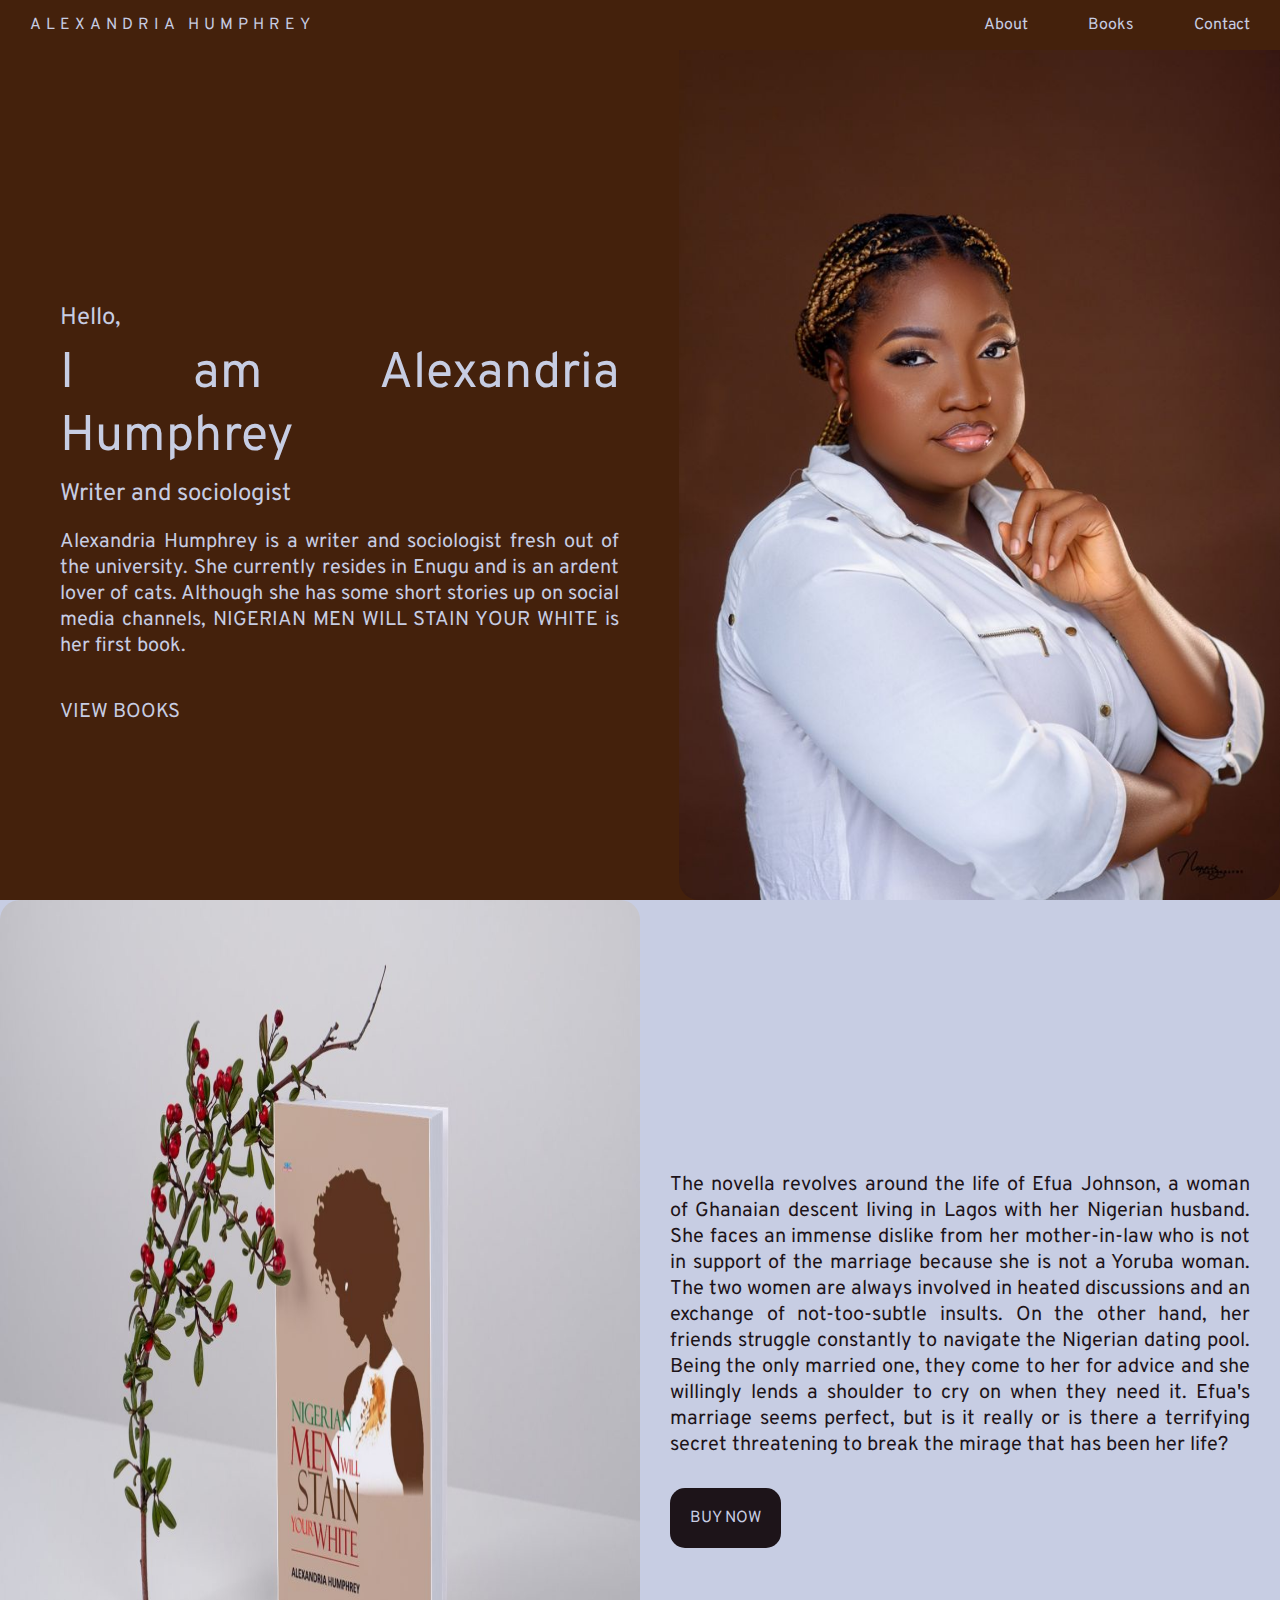
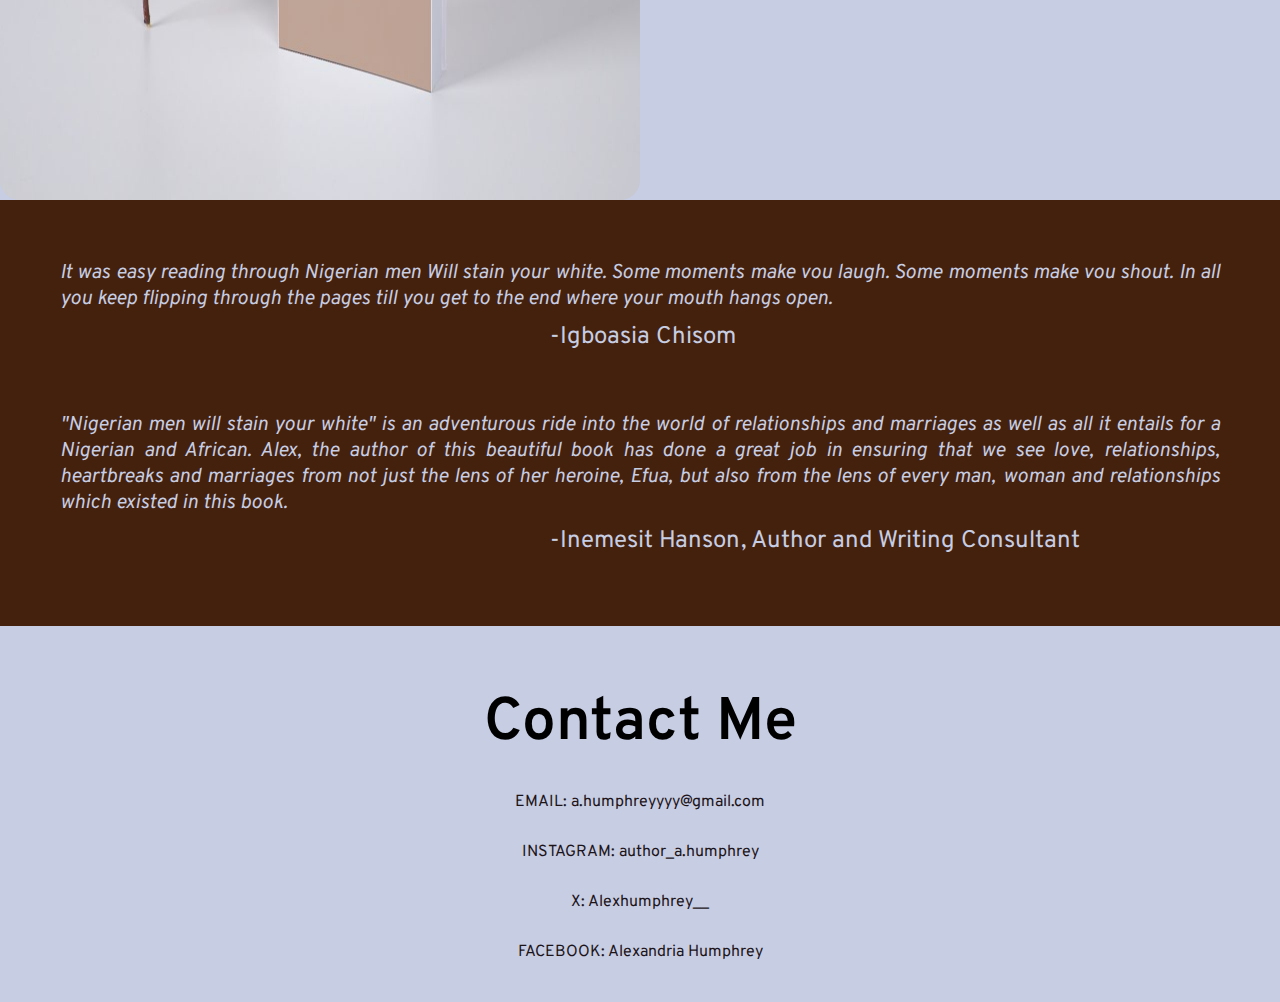
<file: index.html>
<!DOCTYPE html>
<html lang="en">
  <head>
    <meta charset="UTF-8">
    <meta name="viewport" content="width=device-width, initial-scale=1.0">
    <title>Alexandria Humphrey</title>

    <link rel="stylesheet" href="style.css">
    <link rel="stylesheet" href="icofont/icofont.min.css">
    <link rel="preconnect" href="https://fonts.googleapis.com">
    <link rel="preconnect" href="https://fonts.gstatic.com" crossorigin>
    <link href="https://fonts.googleapis.com/css2?family=Open+Sans:ital,wght@0,300..800;1,300..800&family=Overpass&display=swap" rel="stylesheet">
  </head>
  <body>
    <section id="header">
      <div class="container">
        <nav>
          <ul>
            <li>Alexandria Humphrey</li>
            <li class="hide"><a href="#about">About</a></li>
            <li class="hide"><a href="#books">Books</a></li>
            <li class="hide"><a href="#contact">Contact</a></li>
            <li onclick="showSideBar()" class="menu-btn"><a href="#"><i class="icofont-navigation-menu"></i></a></li>
          </ul>

          <ul class="sidebar">
            <li  onclick="hideSideBar()"><a href="#"><i class="icofont-close"></i></a></li>
            <li><a href="#about">About</a></li>
            <li><a href="#books">Books</a></li>
            <li><a href="#contact">Contact</a></li>
          </ul>
        </nav>

        <nav >
          
        </nav>
        </nav>

      </div>

    </section>

    <!-- *****About***** -->
    <section id="about">
      <div class="container2">

        <h2>Hello,</h2>
        <h1>I am Alexandria Humphrey</h1>
        <h2>Writer and sociologist</h2>
        <p>Alexandria Humphrey is a writer and sociologist fresh out of the
          university. She currently resides in Enugu and is an ardent lover of
          cats. Although she has some short stories up on social media channels,
          NIGERIAN MEN WILL STAIN YOUR WHITE is her first book.</p>

        <a href="books.html">View books</a>
      </div>

      <img src="media/pics1.jpg" alt>

    </section>

    <!-- *****Books***** -->
    <section id="books">
      <img src="media/pics3.jpeg" alt>
      <div class="container3">
        <p>The novella revolves around the life of Efua Johnson, a woman of
          Ghanaian descent living in Lagos with her Nigerian husband. She faces
          an immense dislike from her mother-in-law who is not in support of the
          marriage because she is not a Yoruba woman. The two women are always
          involved in heated discussions and an exchange of not-too-subtle
          insults.
          On the other hand, her friends struggle constantly to navigate the
          Nigerian dating pool. Being the only married one, they come to her for
          advice and she willingly lends a shoulder to cry on when they need it.
          Efua's marriage seems perfect, but is it really or is there a
          terrifying secret threatening to break the mirage that has been her
          life?</p>

        <a href="https://linktr.ee/alexandria_humphrey">Buy Now</a>

      </div>

    </section>

    <!-- *****Reviews***** -->
    <section class="reviews">
      <div>
        <p>It was easy reading through Nigerian men
          Will stain your white. Some moments make vou laugh. Some moments make vou shout.
          In all you keep flipping through the pages till you get to the end where your mouth hangs open.
          
          
        </p>

        <h2>-Igboasia Chisom</h2>

      </div>

      <div class="div1">
        <p>"Nigerian men will stain your white" is an adventurous ride into the world of relationships and marriages as well as all it entails for a Nigerian and African.
        Alex, the author of this beautiful book has done a great job in ensuring that we see love, relationships, heartbreaks and marriages from not just the lens of her heroine, Efua, but also from the lens of every man, woman and relationships which existed in this book.
        </p>

        <h2>-Inemesit Hanson, Author and Writing Consultant</h2>

      </div>
    </section>

    <!-- *****Contact***** -->
    <section id="contact">
      <div class="container4">
        <div class="contact_left">
          <h1 class="sub_title">Contact Me</h1>
          <p>EMAIL: a.humphreyyyy@gmail.com</p>
          <p>INSTAGRAM: <a href="https://www.instagram.com/author_a.humphrey?igsh=M2ZldWZqcTdkZmQ5&utm_source=qr"> author_a.humphrey</a</p>

          <p>X: <a href="https://x.com/alexhumphrey__?s=21">Alexhumphrey__</a></p>

          <p>FACEBOOK: <a
              href="https://x.com/alexhumphrey__?s=21">Alexandria Humphrey</a></p>
        </div>

      </div>
    </section>

    <div class="loader"></div>

  </body>

  <script src="script.js"></script>
</html>
</file>
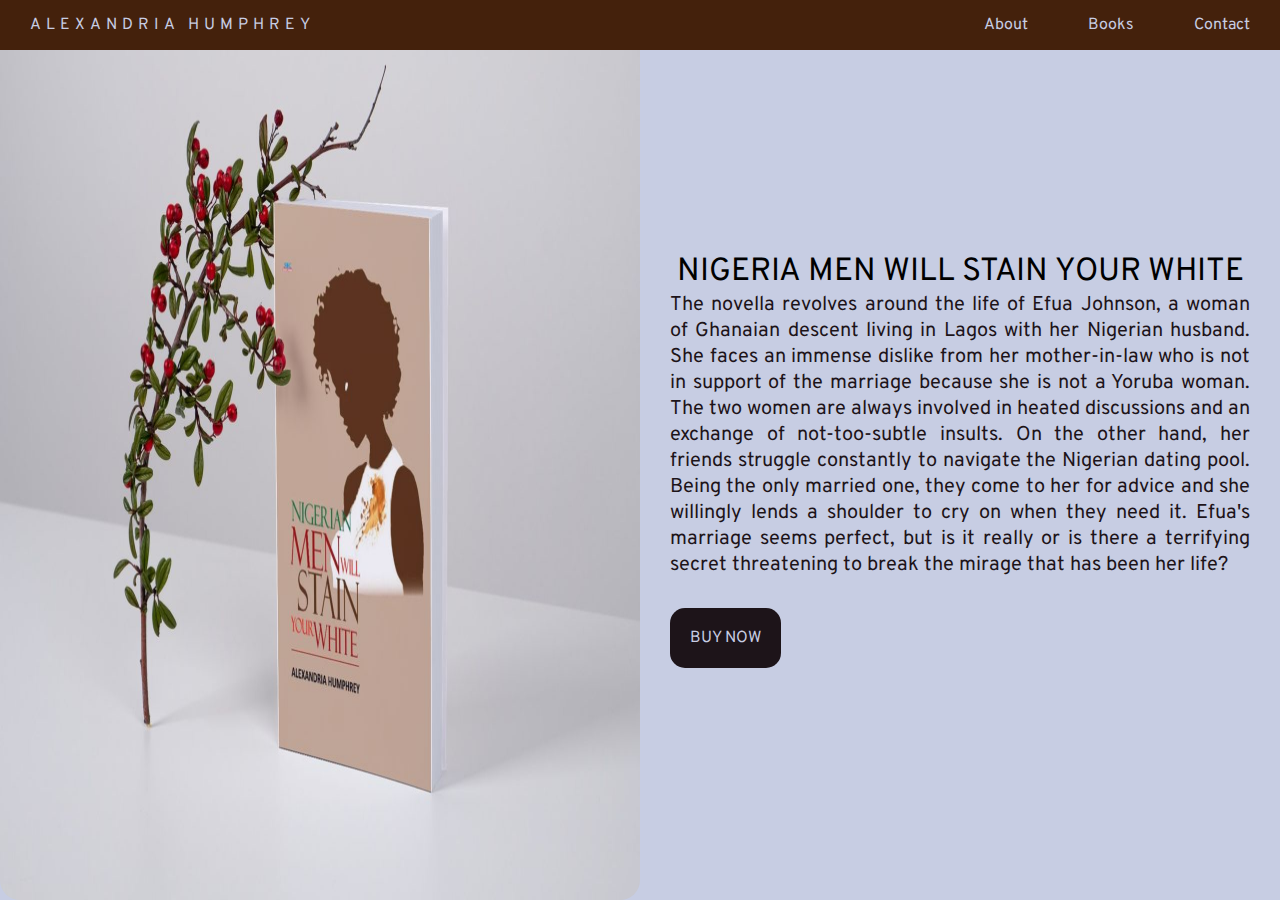
<file: books.html>
<!DOCTYPE html>
<html lang="en">
  <head>
    <meta charset="UTF-8">
    <meta name="viewport" content="width=device-width, initial-scale=1.0">
    <title>Books</title>

    <link rel="stylesheet" href="index.html">
    <link rel="stylesheet" href="books.css">
    <link rel="stylesheet" href="icofont/icofont.min.css">

    <link rel="preconnect" href="https://fonts.googleapis.com">
    <link rel="preconnect" href="https://fonts.gstatic.com" crossorigin>
    <link href="https://fonts.googleapis.com/css2?family=Open+Sans:ital,wght@0,300..800;1,300..800&family=Overpass&display=swap" rel="stylesheet">
  </head>
  <body>
    <section id="header">
      <div class="container">

        <nav>
          <ul>
            <li>Alexandria Humphrey</li>
            <li class="hide"><a href="index.html">About</a></li>
            <li class="hide"><a href="index.html">Books</a></li>
            <li class="hide"><a href="index.html">Contact</a></li>
            <li onclick="showSideBar()" class="menu-btn"><a href="#"><i class="icofont-navigation-menu"></i></a></li>
          </ul>

          <ul class="sidebar">
            <li  onclick="hideSideBar()"><a href="#"><i class="icofont-close"></i></a></li>
            <li><a href="index.html">About</a></li>
            <li><a href="index.html">Books</a></li>
            <li><a href="index.html">Contact</a></li>
          </ul>
        </nav>
      </div>

    </section>

    <!-- *****Books***** -->
    <section id="books">
      <div class="book1">

        <img src="media/pics3.jpeg" alt>
        <div class="container3">
          <h1>NIGERIA MEN WILL STAIN YOUR WHITE</h1>
          <p>The novella revolves around the life of Efua Johnson, a woman of
            Ghanaian descent living in Lagos with her Nigerian husband. She
            faces
            an immense dislike from her mother-in-law who is not in support of
            the
            marriage because she is not a Yoruba woman. The two women are always
            involved in heated discussions and an exchange of not-too-subtle
            insults.
            On the other hand, her friends struggle constantly to navigate the
            Nigerian dating pool. Being the only married one, they come to her
            for
            advice and she willingly lends a shoulder to cry on when they need
            it.
            Efua's marriage seems perfect, but is it really or is there a
            terrifying secret threatening to break the mirage that has been her
            life?</p>

          <a href="https://linktr.ee/alexandria_humphrey">Buy Now</a>

        </div>
      </div>

      <!-- <div class="book2">

        <div class="container3">
          <h1>NIGERIA MEN WILL STAIN YOUR WHITE</h1>
          <p>The novella revolves around the life of Efua Johnson, a woman of
            Ghanaian descent living in Lagos with her Nigerian husband. She
            faces
            an immense dislike from her mother-in-law who is not in support of
            the
            marriage because she is not a Yoruba woman. The two women are always
            involved in heated discussions and an exchange of not-too-subtle
            insults.
            On the other hand, her friends struggle constantly to navigate the
            Nigerian dating pool. Being the only married one, they come to her
            for
            advice and she willingly lends a shoulder to cry on when they need
            it.
            Efua's marriage seems perfect, but is it really or is there a
            terrifying secret threatening to break the mirage that has been her
            life?</p>

          <a href="https://linktr.ee/alexandria_humphrey">Buy Now</a>

        </div>
        <img src="media/pics3.jpeg" alt>
      </div>

      <div class="book3">
        <img src="media/pics3.jpeg" alt>
        <div class="container3">
          <h1>NIGERIA MEN WILL STAIN YOUR WHITE</h1>
          <p>The novella revolves around the life of Efua Johnson, a woman of
            Ghanaian descent living in Lagos with her Nigerian husband. She
            faces
            an immense dislike from her mother-in-law who is not in support of
            the
            marriage because she is not a Yoruba woman. The two women are always
            involved in heated discussions and an exchange of not-too-subtle
            insults.
            On the other hand, her friends struggle constantly to navigate the
            Nigerian dating pool. Being the only married one, they come to her
            for
            advice and she willingly lends a shoulder to cry on when they need
            it.
            Efua's marriage seems perfect, but is it really or is there a
            terrifying secret threatening to break the mirage that has been her
            life?</p>

          <a href="https://linktr.ee/alexandria_humphrey">Buy Now</a>

        </div>
        
      </div>

      <div class="book4">

        <div class="container3">
          <h1>NIGERIA MEN WILL STAIN YOUR WHITE</h1>
          <p>The novella revolves around the life of Efua Johnson, a woman of
            Ghanaian descent living in Lagos with her Nigerian husband. She
            faces
            an immense dislike from her mother-in-law who is not in support of
            the
            marriage because she is not a Yoruba woman. The two women are always
            involved in heated discussions and an exchange of not-too-subtle
            insults.
            On the other hand, her friends struggle constantly to navigate the
            Nigerian dating pool. Being the only married one, they come to her
            for
            advice and she willingly lends a shoulder to cry on when they need
            it.
            Efua's marriage seems perfect, but is it really or is there a
            terrifying secret threatening to break the mirage that has been her
            life?</p>

          <a href="https://linktr.ee/alexandria_humphrey">Buy Now</a>

        </div>
        <img src="media/pics3.jpeg" alt>
      </div> -->
    </section>

    <div class="loader"></div>


  </body>

  <script src="books.js"></script>
</html>
</file>
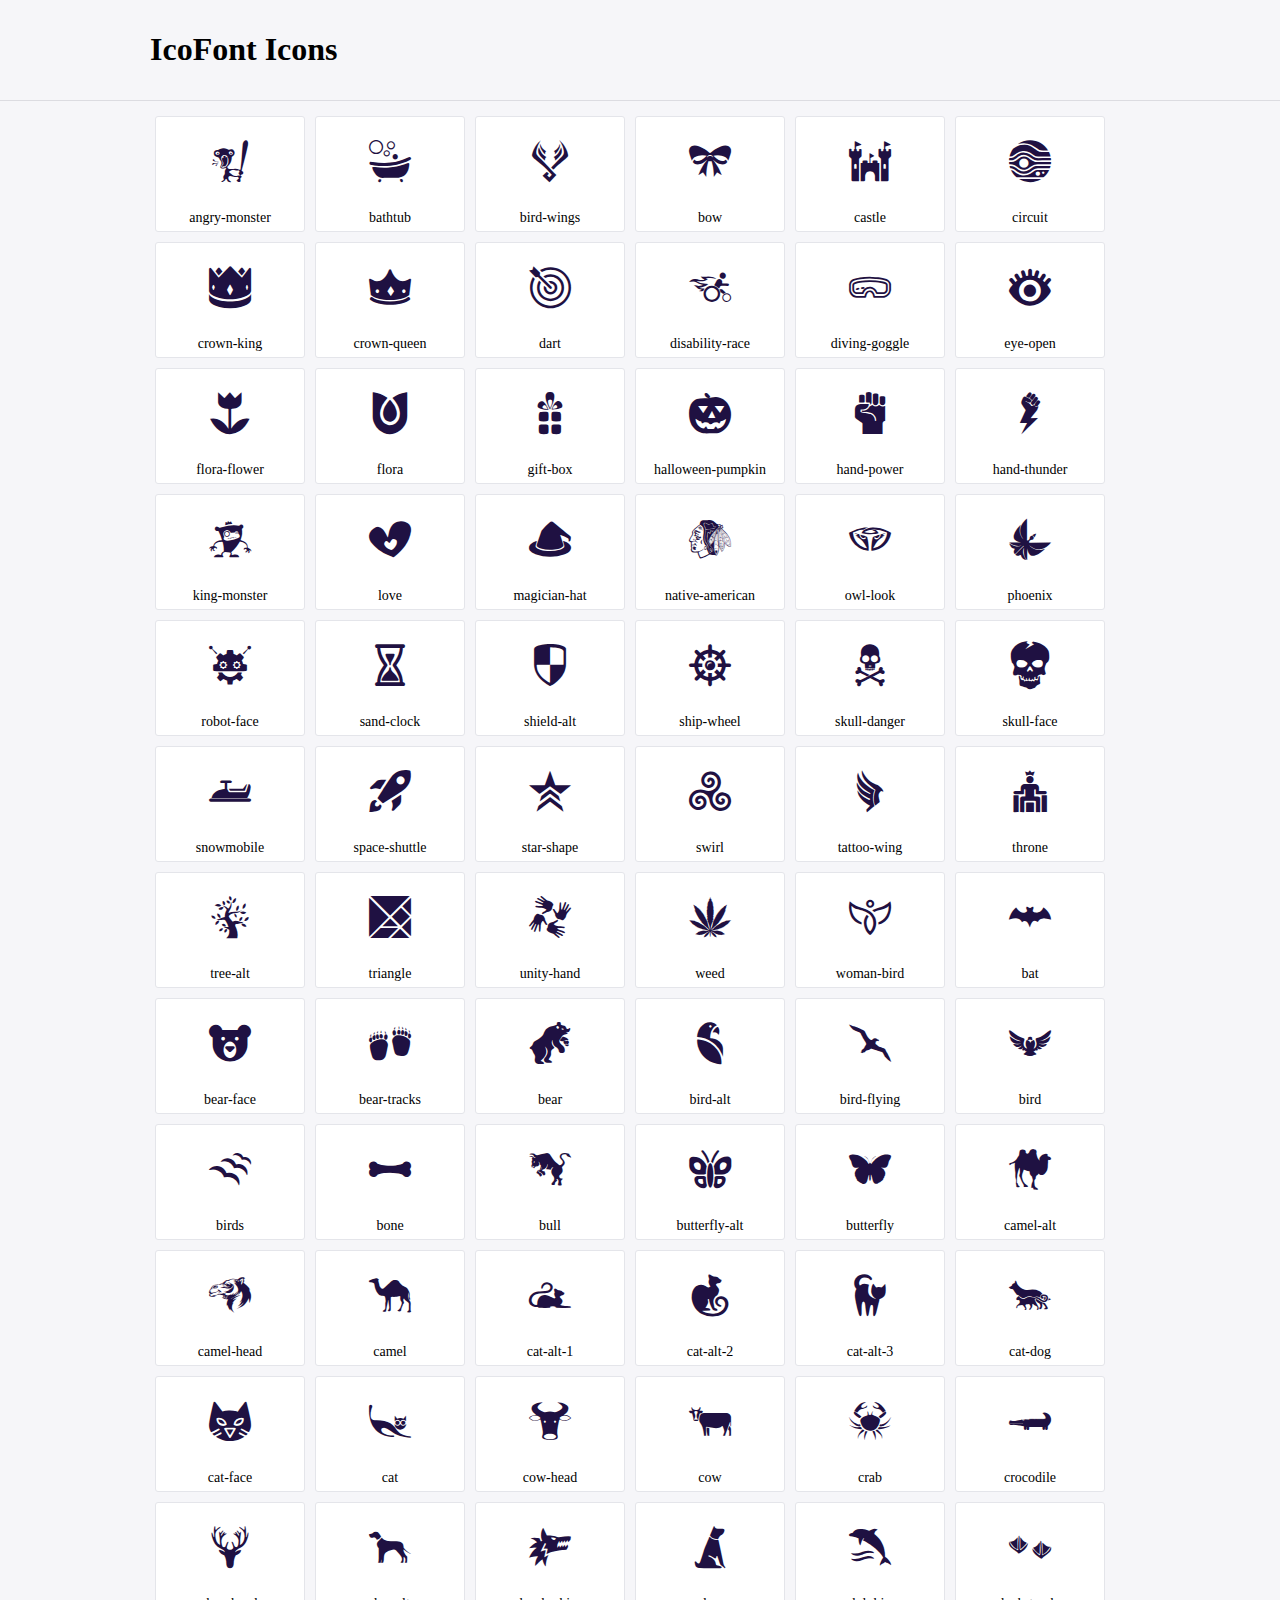
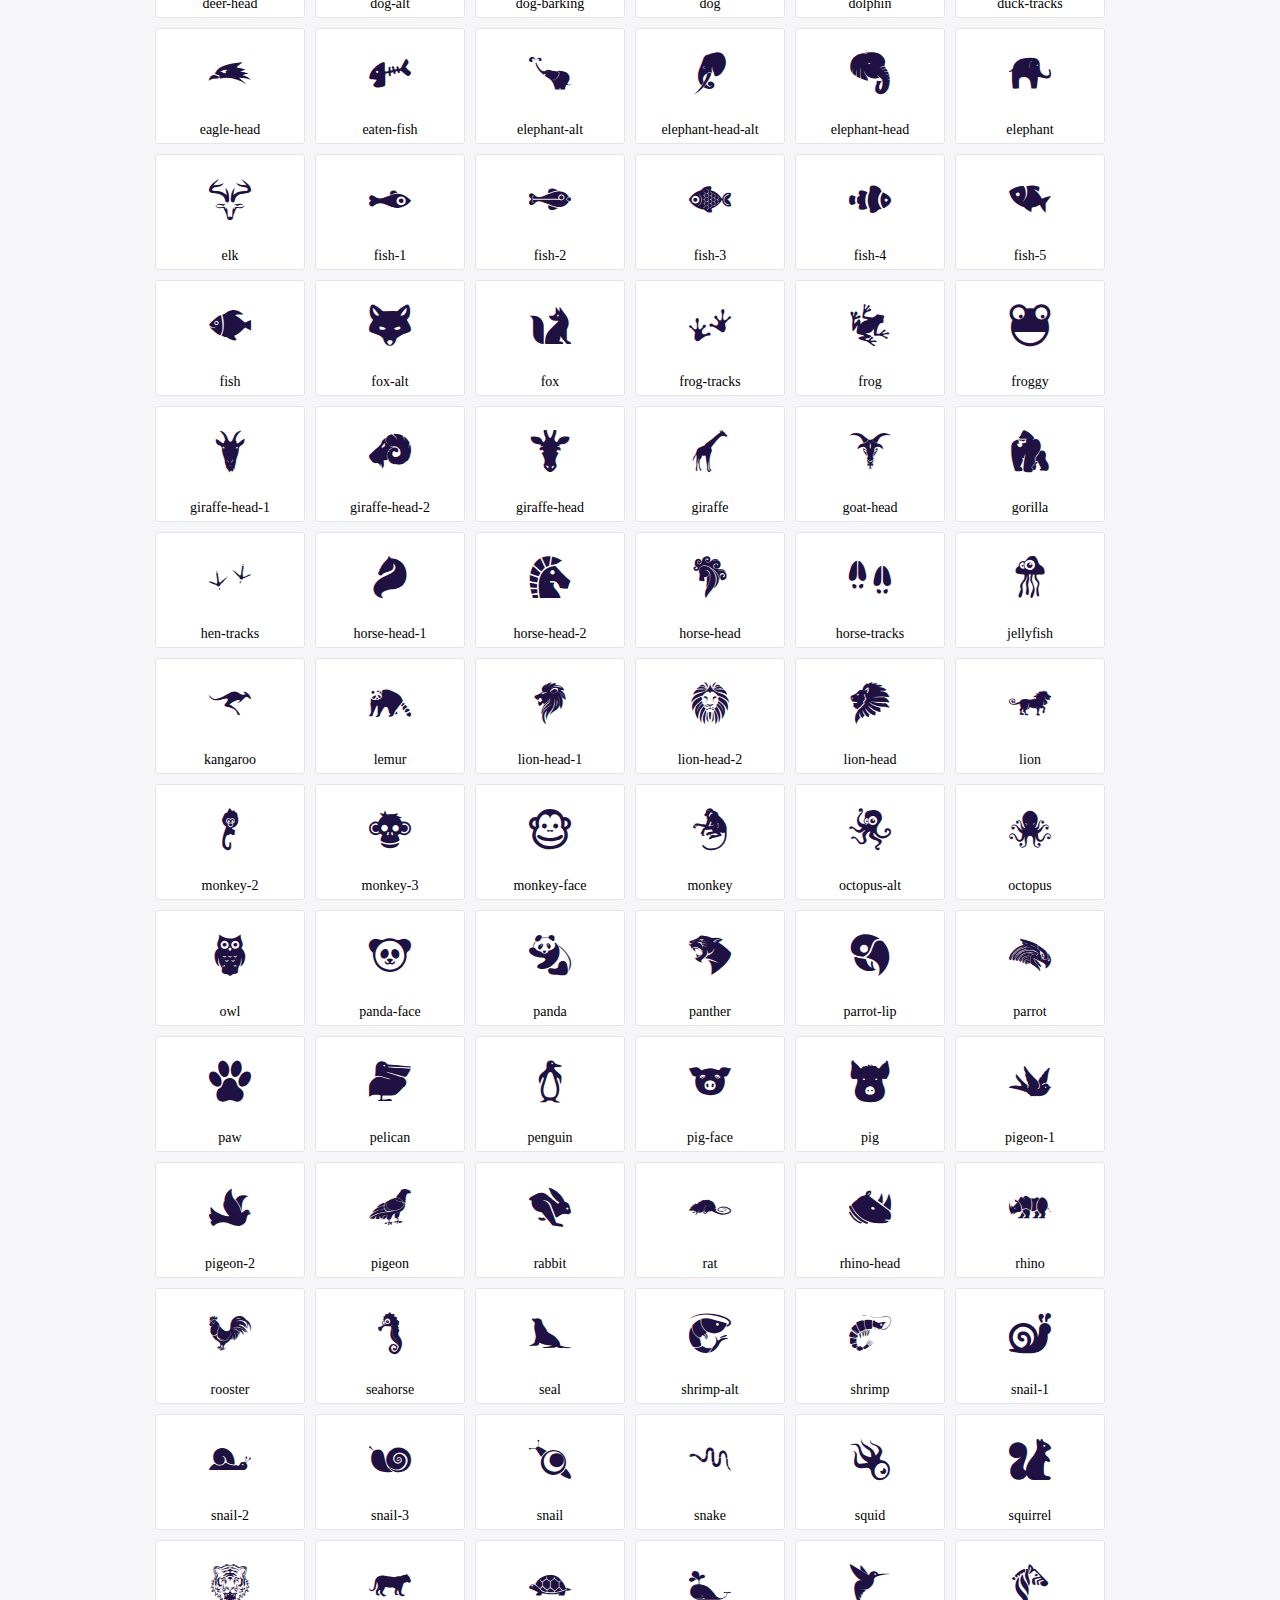
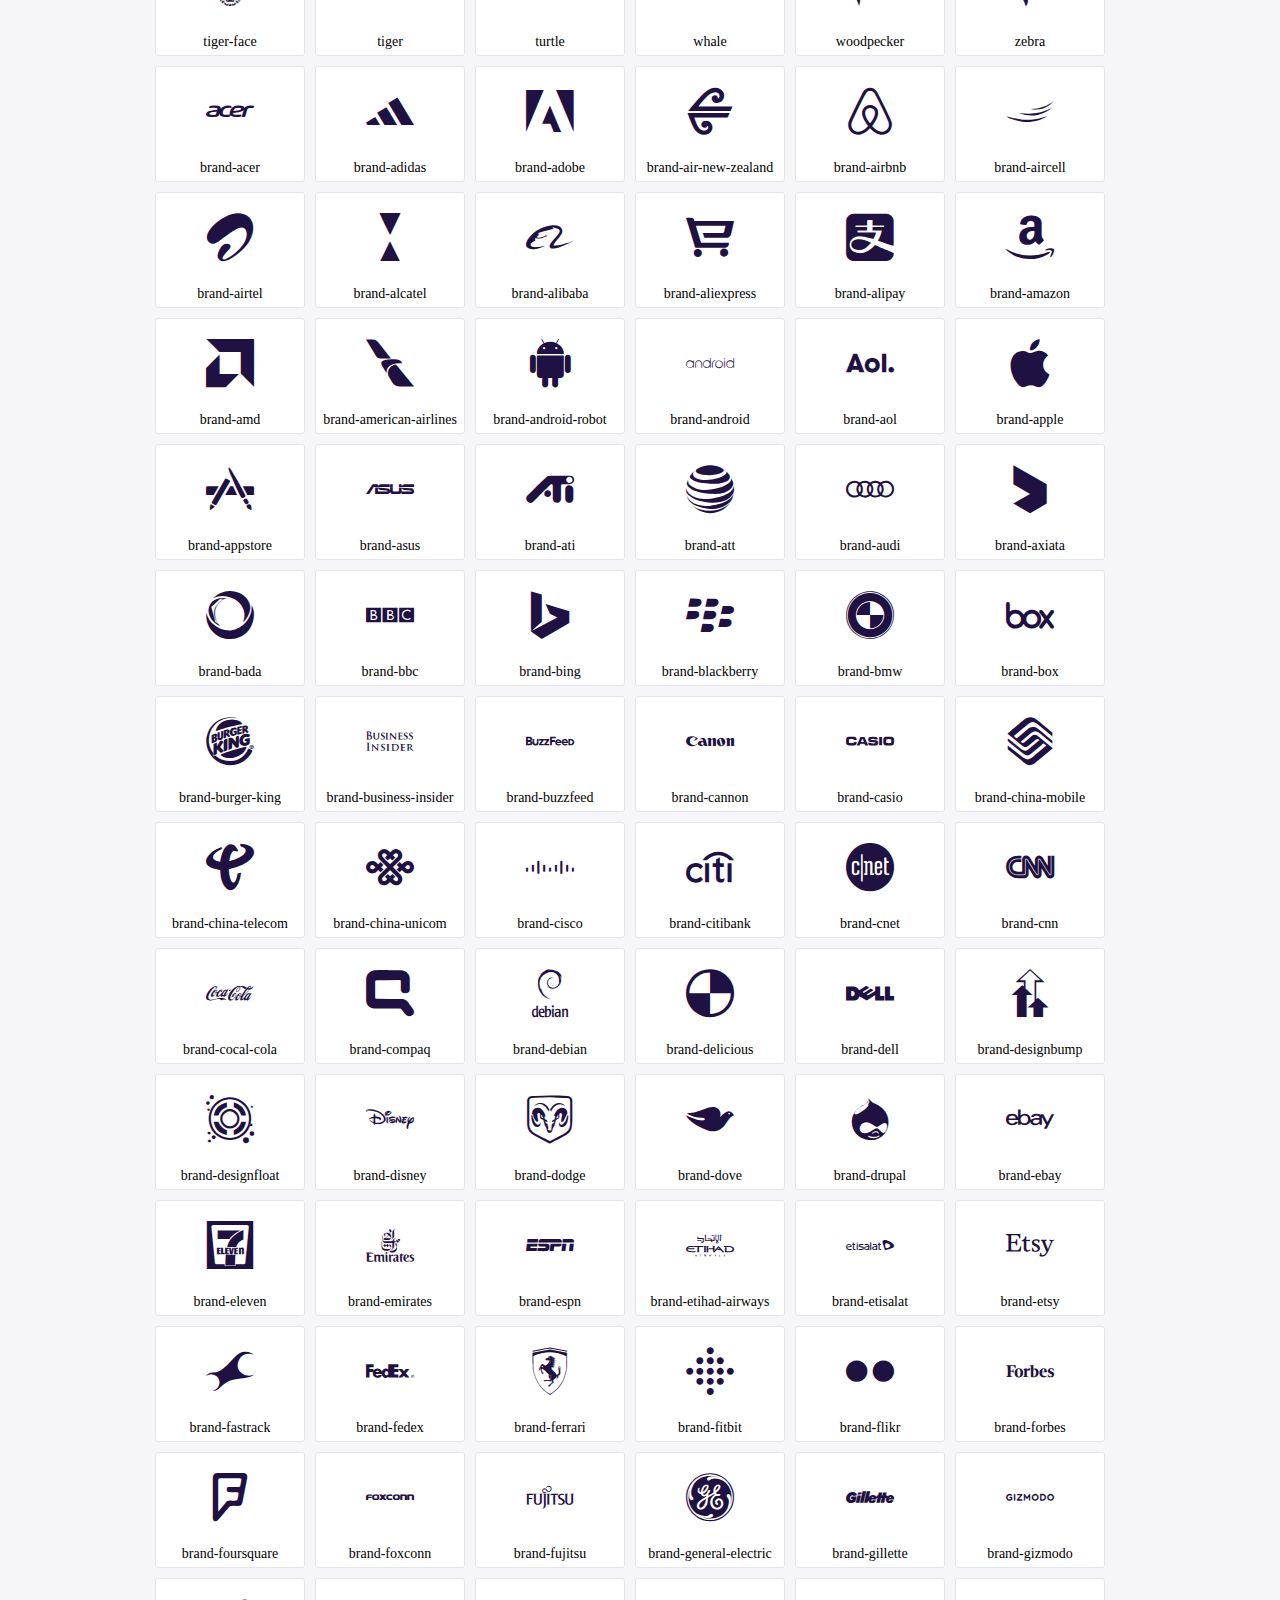
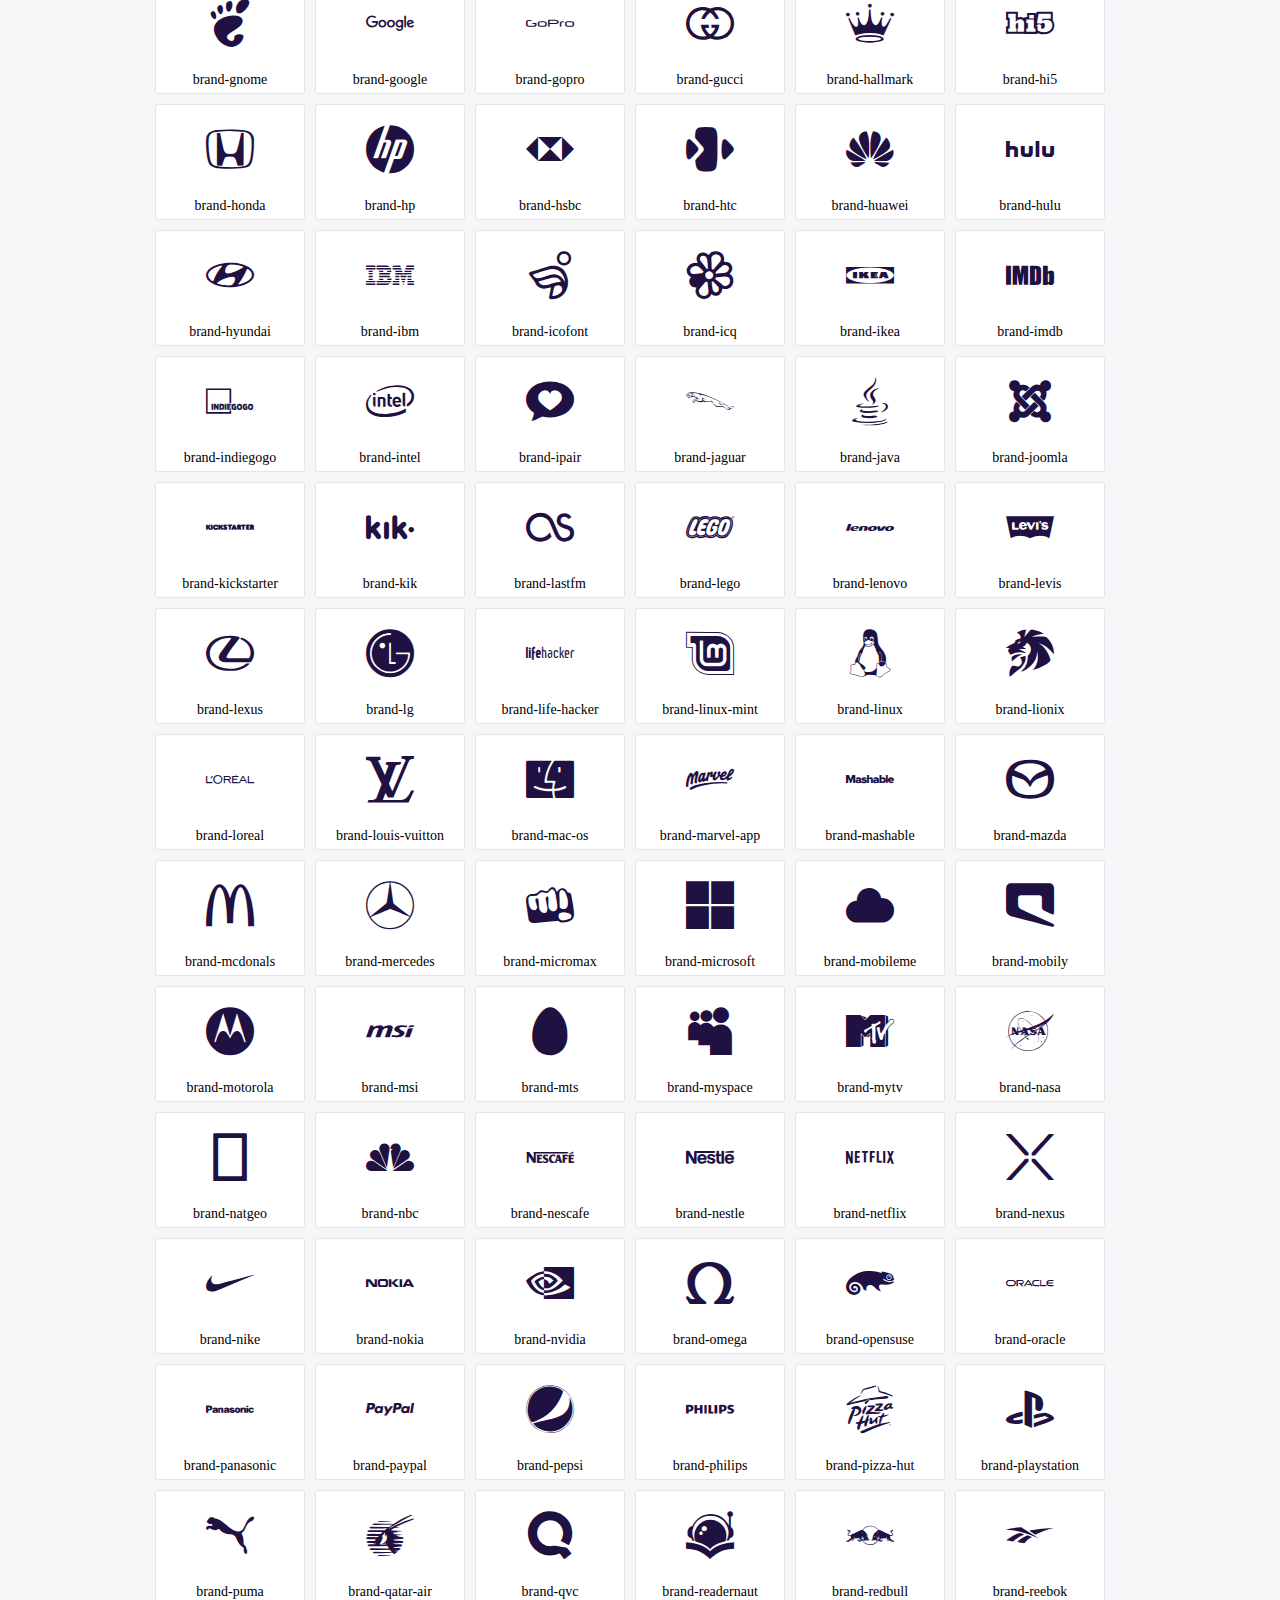
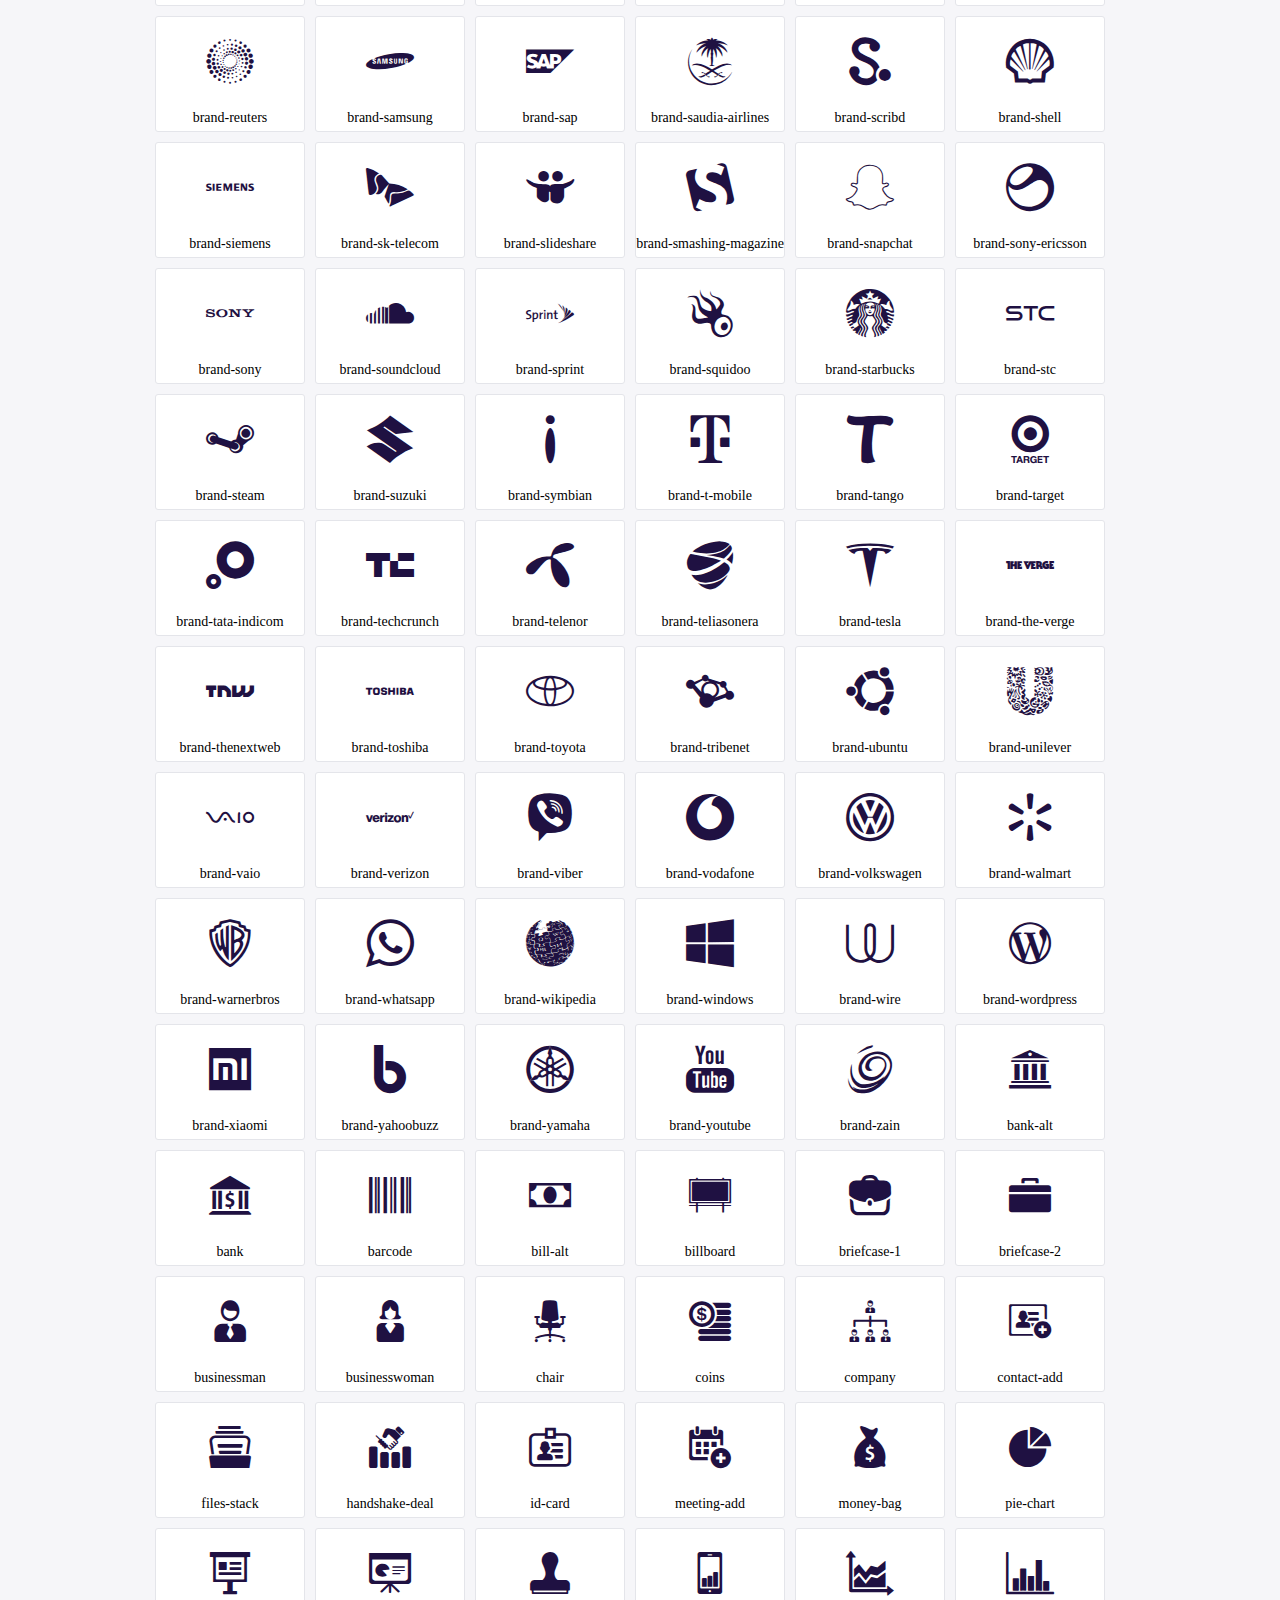
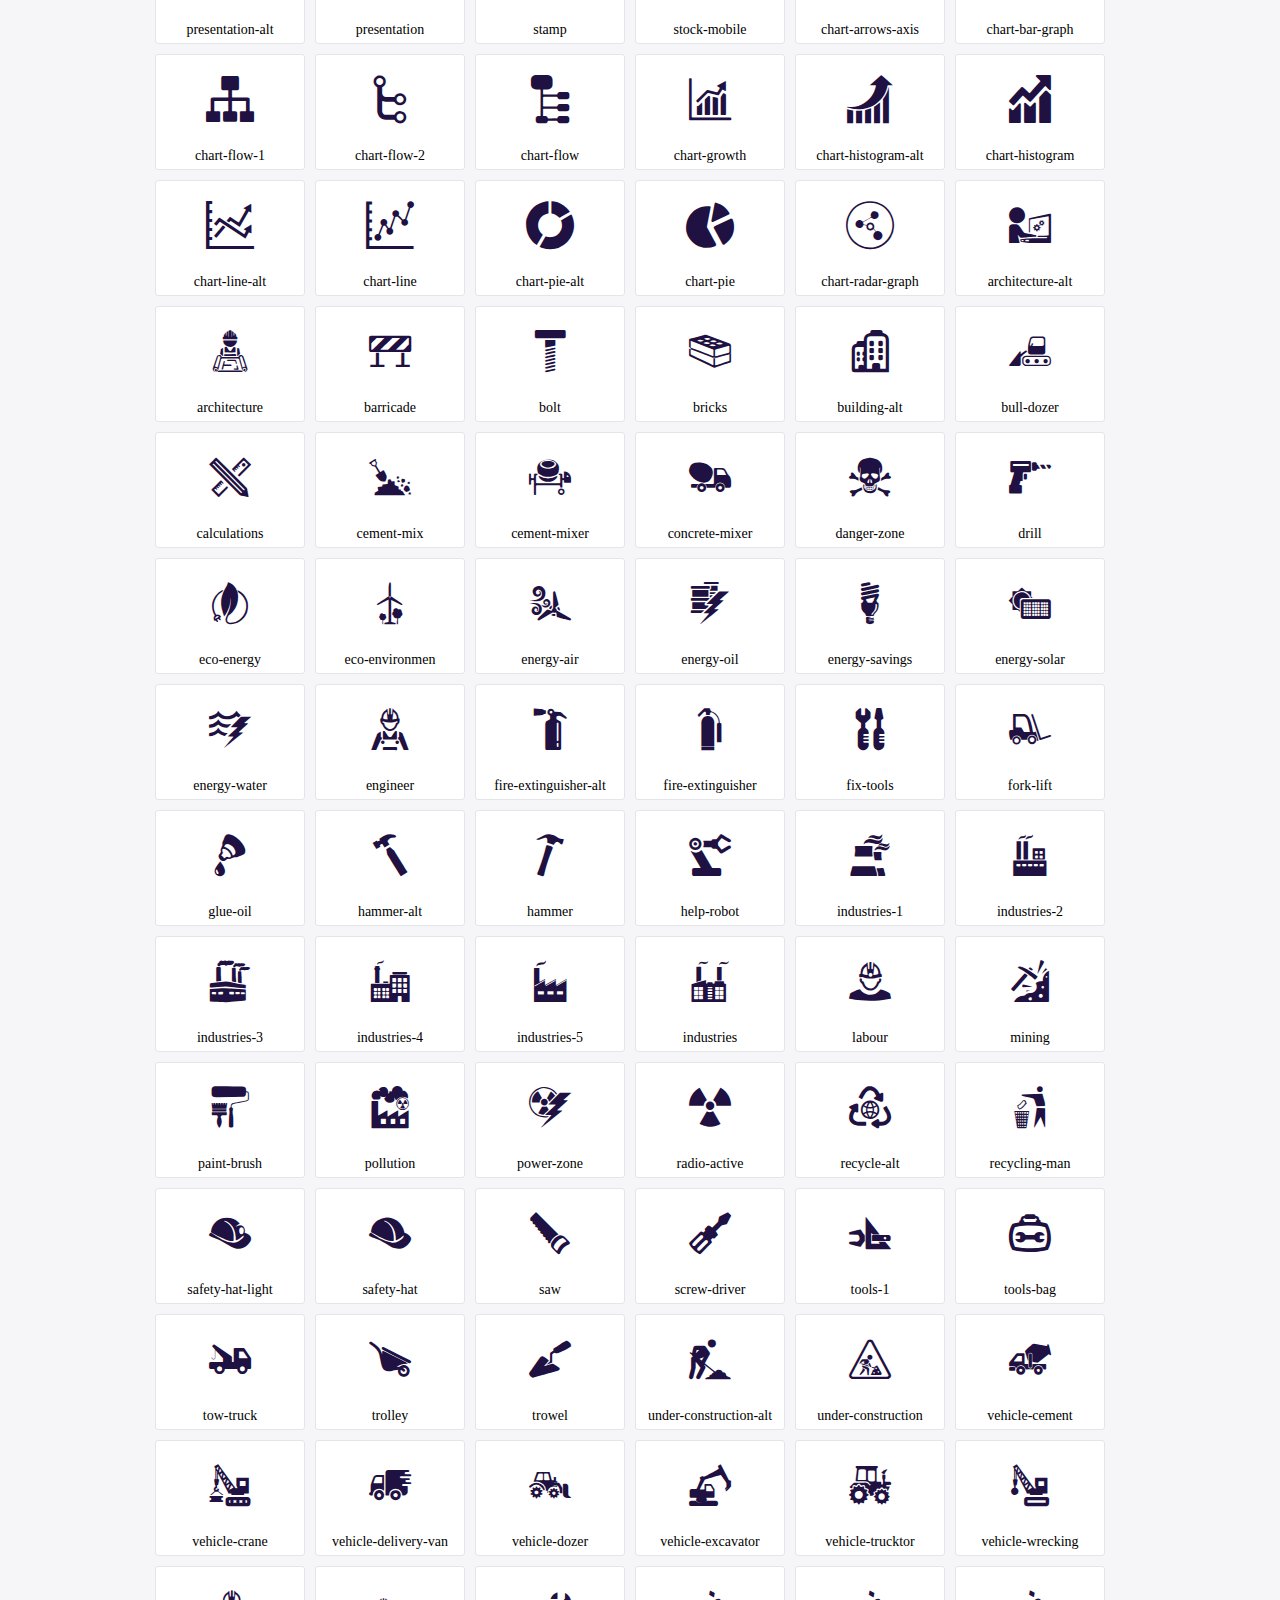
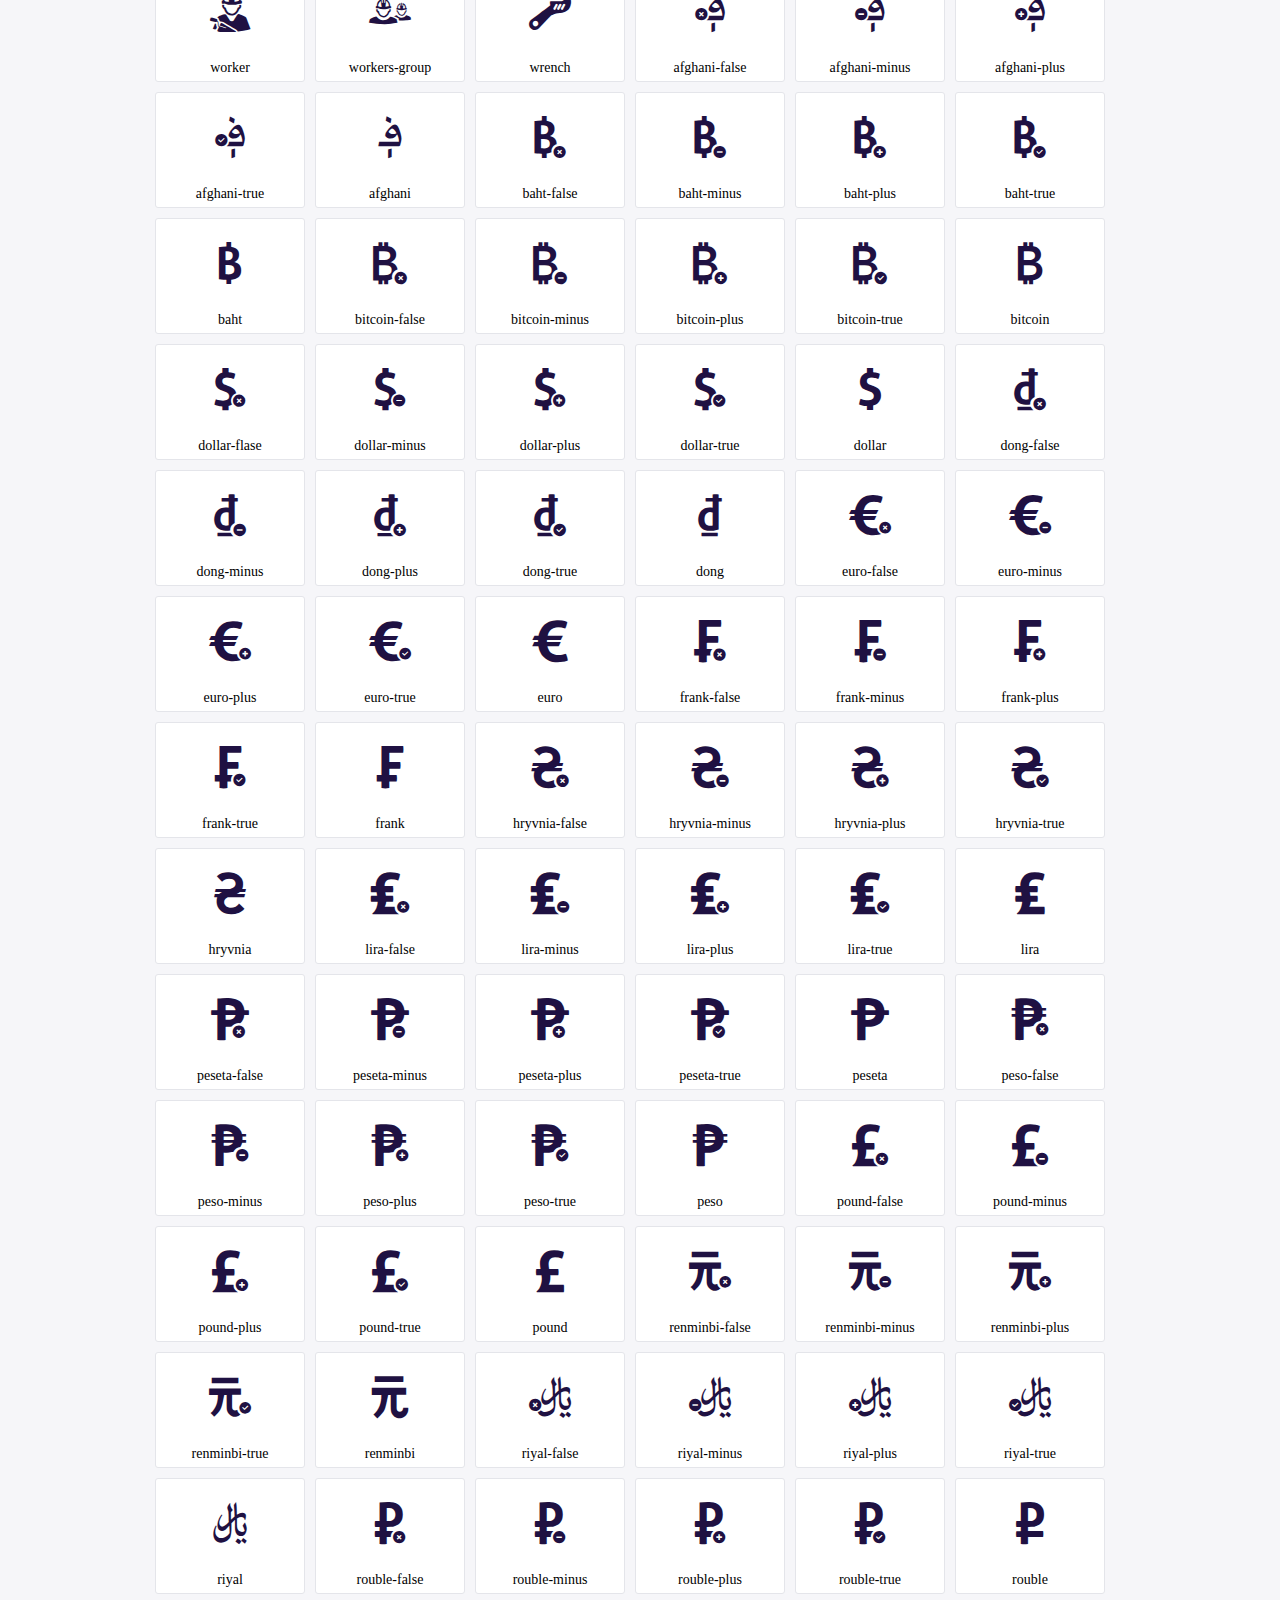
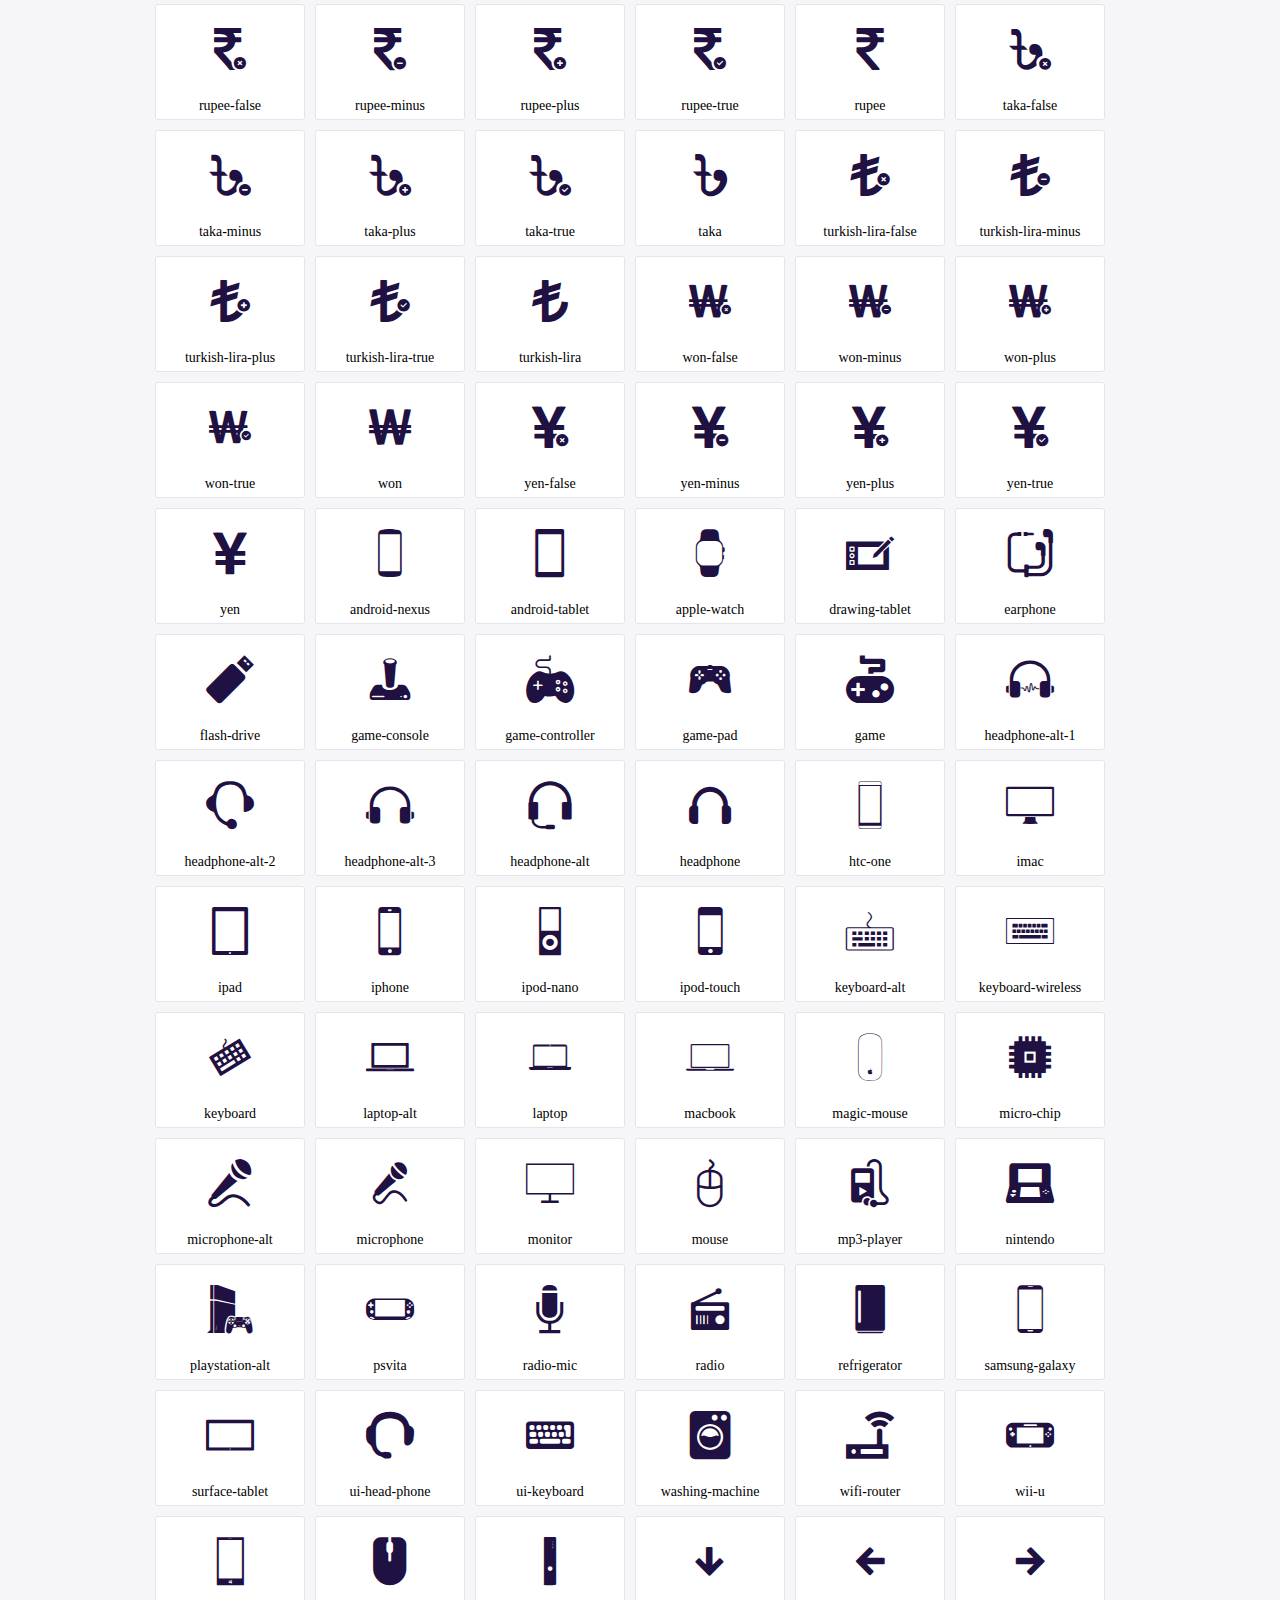
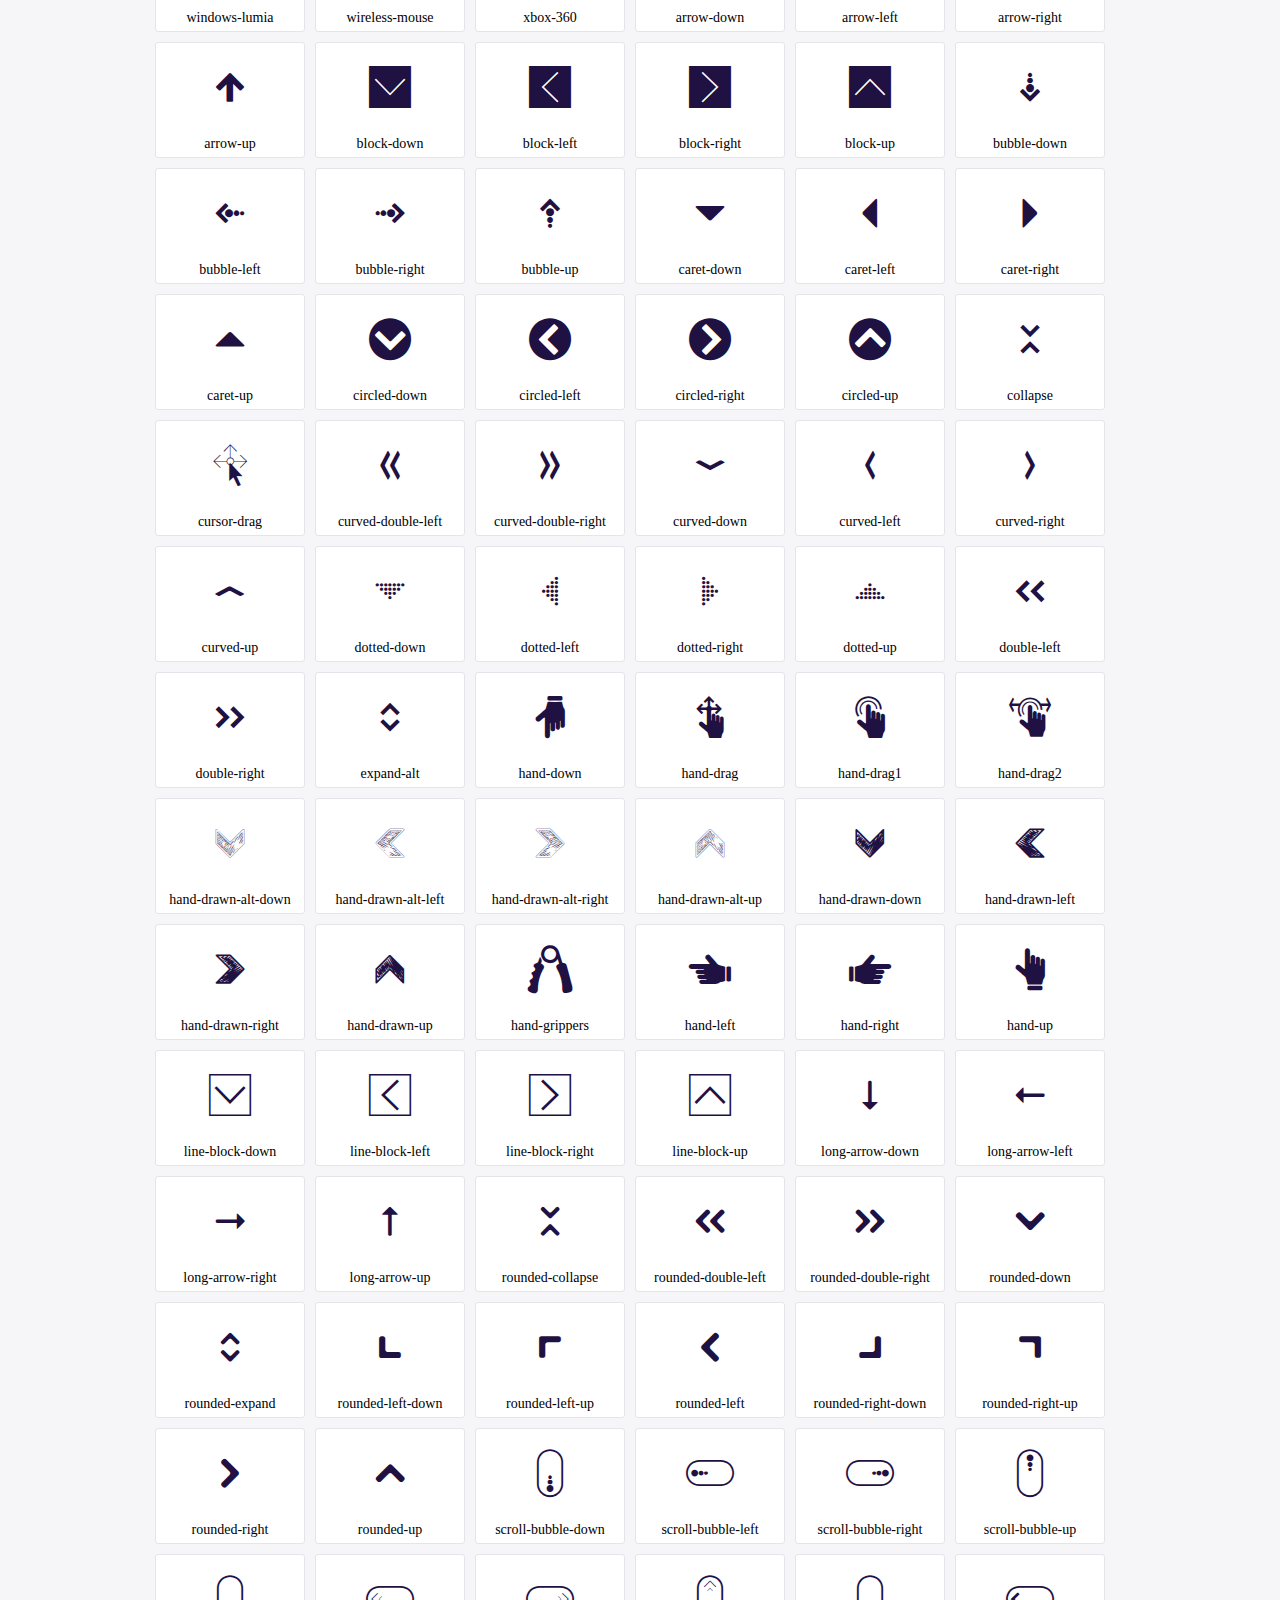
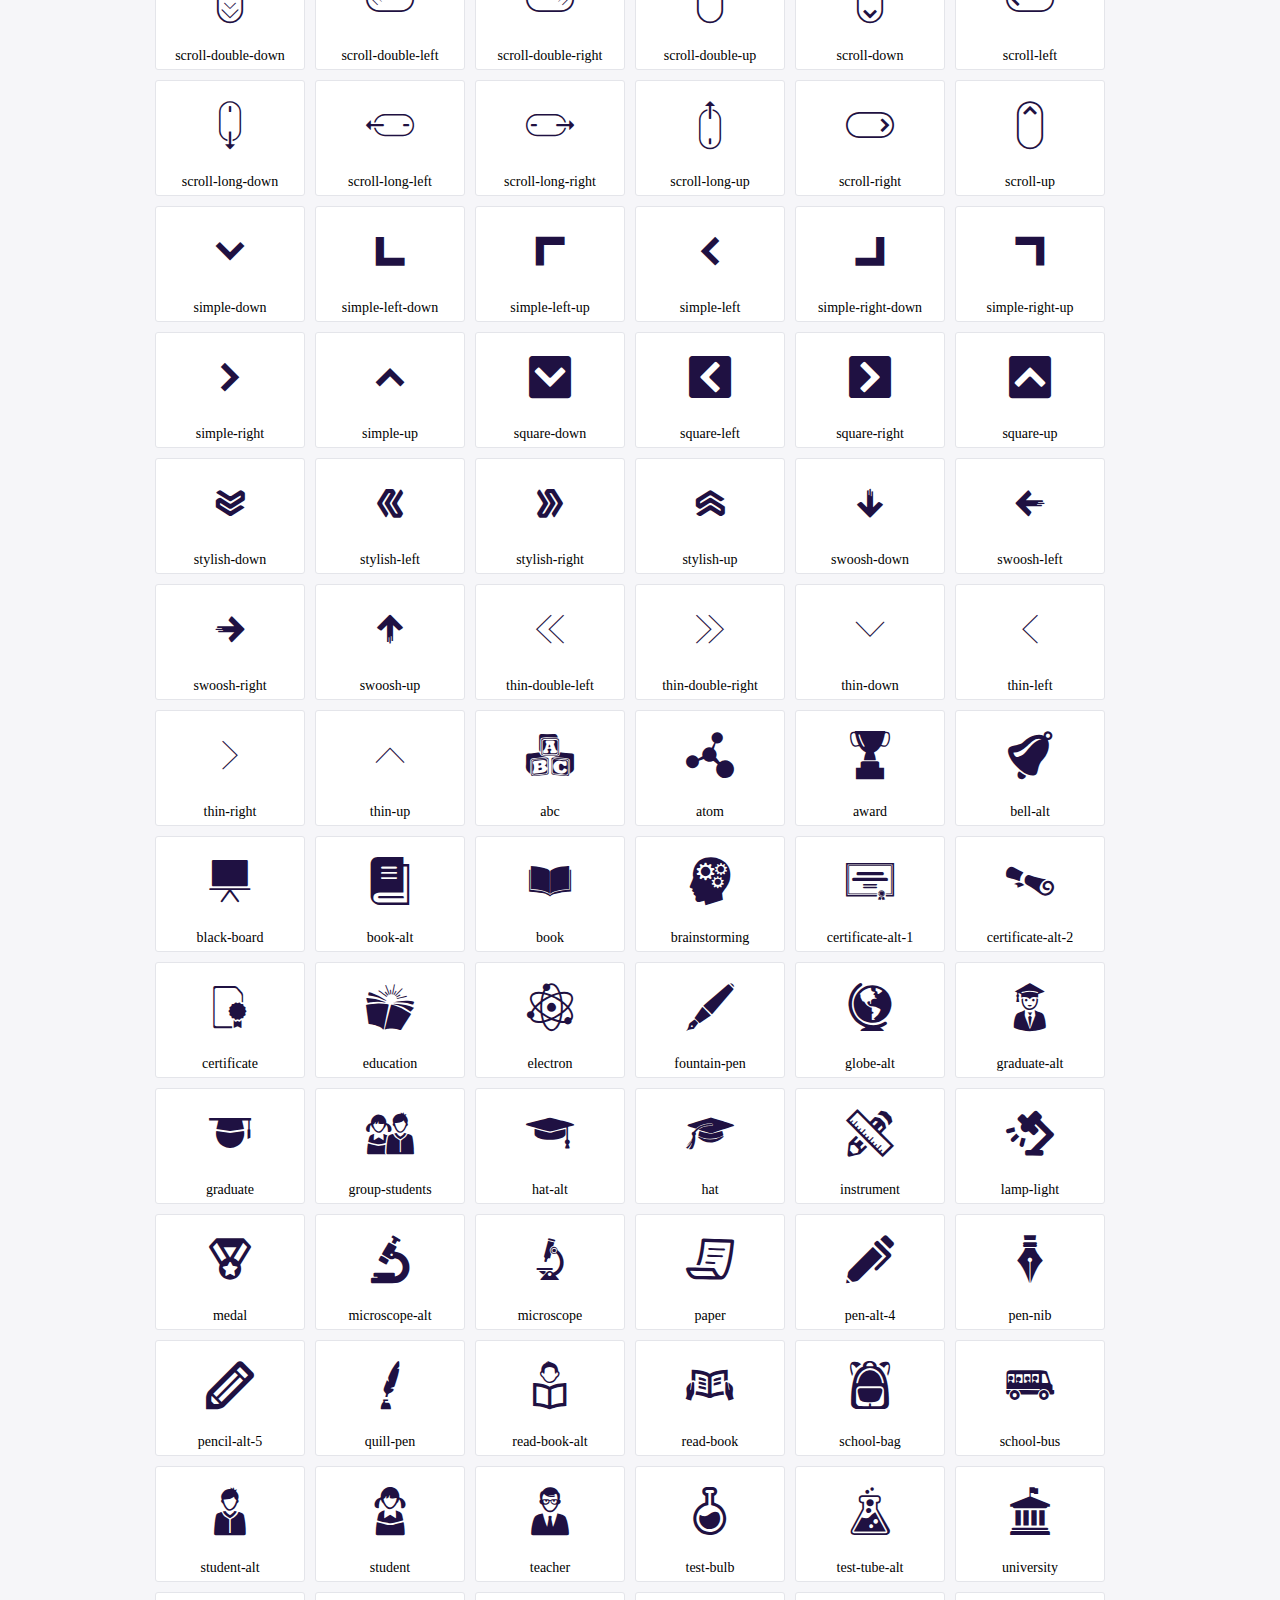
<file: icofont/demo.html>
<!DOCTYPE html>
	<html>
	<head>
		<meta charset="utf-8">
		<title>Examples | IcoFont</title>
		<link rel="stylesheet" type="text/css" href="./icofont.min.css">
		<style type="text/css">
			body {
				margin: 0;
				padding: 0;
				background: #F6F6F9;
			}
			.header {
				border-bottom: 1px solid #DCDCE1;
				padding: 10px 0;
				margin-bottom: 10px;
			}
			.container {
				width: 980px;
				margin: 0 auto;
			}
			.ico-title {
				font-size: 2em;
			}
			.iconlist {
				margin: 0;
				padding: 0;
				list-style: none;
				text-align: center;
				width: 100%;
				display: flex;
				flex-wrap: wrap;
				flex-direction: row;
			}
			.iconlist li {
				position: relative;
				margin: 5px;
				width: 150px;
				cursor: pointer;
			}
			.iconlist li .icon-holder {
				position: relative;
				text-align: center;
				border-radius: 3px;
				overflow: hidden;
				padding-bottom: 5px;
				background: #ffffff;
				border: 1px solid #E4E5EA;
				transition: all 0.2s linear 0s;
			}
			.iconlist li .icon-holder:hover {
				background: #00C3DA;
				color: #ffffff;
			}
			.iconlist li .icon-holder:hover .icon i {
				color: #ffffff;
			}
			.iconlist li .icon-holder .icon {
				padding: 20px;
				text-align: center;
			}
			.iconlist li .icon-holder .icon i {
				font-size: 3em;
				color: #1F1142;
			}
			.iconlist li .icon-holder span {
				font-size: 14px;
				display: block;
				margin-top: 5px;
				border-radius: 3px;
			}
		</style>
	</head>
	<body>
	<div class="header">
		<div class="container">
			<h1 class="ico-title"> IcoFont Icons </h1>
		</div>
	</div>
	<div class="container">
		<ul class="iconlist">
		
		<li>
			<div class="icon-holder">
				<div class="icon"> 
					<i class="icofont-angry-monster"></i>
				</div> 
				<span> angry-monster </span>
			</div>
		</li>
		
		<li>
			<div class="icon-holder">
				<div class="icon"> 
					<i class="icofont-bathtub"></i>
				</div> 
				<span> bathtub </span>
			</div>
		</li>
		
		<li>
			<div class="icon-holder">
				<div class="icon"> 
					<i class="icofont-bird-wings"></i>
				</div> 
				<span> bird-wings </span>
			</div>
		</li>
		
		<li>
			<div class="icon-holder">
				<div class="icon"> 
					<i class="icofont-bow"></i>
				</div> 
				<span> bow </span>
			</div>
		</li>
		
		<li>
			<div class="icon-holder">
				<div class="icon"> 
					<i class="icofont-castle"></i>
				</div> 
				<span> castle </span>
			</div>
		</li>
		
		<li>
			<div class="icon-holder">
				<div class="icon"> 
					<i class="icofont-circuit"></i>
				</div> 
				<span> circuit </span>
			</div>
		</li>
		
		<li>
			<div class="icon-holder">
				<div class="icon"> 
					<i class="icofont-crown-king"></i>
				</div> 
				<span> crown-king </span>
			</div>
		</li>
		
		<li>
			<div class="icon-holder">
				<div class="icon"> 
					<i class="icofont-crown-queen"></i>
				</div> 
				<span> crown-queen </span>
			</div>
		</li>
		
		<li>
			<div class="icon-holder">
				<div class="icon"> 
					<i class="icofont-dart"></i>
				</div> 
				<span> dart </span>
			</div>
		</li>
		
		<li>
			<div class="icon-holder">
				<div class="icon"> 
					<i class="icofont-disability-race"></i>
				</div> 
				<span> disability-race </span>
			</div>
		</li>
		
		<li>
			<div class="icon-holder">
				<div class="icon"> 
					<i class="icofont-diving-goggle"></i>
				</div> 
				<span> diving-goggle </span>
			</div>
		</li>
		
		<li>
			<div class="icon-holder">
				<div class="icon"> 
					<i class="icofont-eye-open"></i>
				</div> 
				<span> eye-open </span>
			</div>
		</li>
		
		<li>
			<div class="icon-holder">
				<div class="icon"> 
					<i class="icofont-flora-flower"></i>
				</div> 
				<span> flora-flower </span>
			</div>
		</li>
		
		<li>
			<div class="icon-holder">
				<div class="icon"> 
					<i class="icofont-flora"></i>
				</div> 
				<span> flora </span>
			</div>
		</li>
		
		<li>
			<div class="icon-holder">
				<div class="icon"> 
					<i class="icofont-gift-box"></i>
				</div> 
				<span> gift-box </span>
			</div>
		</li>
		
		<li>
			<div class="icon-holder">
				<div class="icon"> 
					<i class="icofont-halloween-pumpkin"></i>
				</div> 
				<span> halloween-pumpkin </span>
			</div>
		</li>
		
		<li>
			<div class="icon-holder">
				<div class="icon"> 
					<i class="icofont-hand-power"></i>
				</div> 
				<span> hand-power </span>
			</div>
		</li>
		
		<li>
			<div class="icon-holder">
				<div class="icon"> 
					<i class="icofont-hand-thunder"></i>
				</div> 
				<span> hand-thunder </span>
			</div>
		</li>
		
		<li>
			<div class="icon-holder">
				<div class="icon"> 
					<i class="icofont-king-monster"></i>
				</div> 
				<span> king-monster </span>
			</div>
		</li>
		
		<li>
			<div class="icon-holder">
				<div class="icon"> 
					<i class="icofont-love"></i>
				</div> 
				<span> love </span>
			</div>
		</li>
		
		<li>
			<div class="icon-holder">
				<div class="icon"> 
					<i class="icofont-magician-hat"></i>
				</div> 
				<span> magician-hat </span>
			</div>
		</li>
		
		<li>
			<div class="icon-holder">
				<div class="icon"> 
					<i class="icofont-native-american"></i>
				</div> 
				<span> native-american </span>
			</div>
		</li>
		
		<li>
			<div class="icon-holder">
				<div class="icon"> 
					<i class="icofont-owl-look"></i>
				</div> 
				<span> owl-look </span>
			</div>
		</li>
		
		<li>
			<div class="icon-holder">
				<div class="icon"> 
					<i class="icofont-phoenix"></i>
				</div> 
				<span> phoenix </span>
			</div>
		</li>
		
		<li>
			<div class="icon-holder">
				<div class="icon"> 
					<i class="icofont-robot-face"></i>
				</div> 
				<span> robot-face </span>
			</div>
		</li>
		
		<li>
			<div class="icon-holder">
				<div class="icon"> 
					<i class="icofont-sand-clock"></i>
				</div> 
				<span> sand-clock </span>
			</div>
		</li>
		
		<li>
			<div class="icon-holder">
				<div class="icon"> 
					<i class="icofont-shield-alt"></i>
				</div> 
				<span> shield-alt </span>
			</div>
		</li>
		
		<li>
			<div class="icon-holder">
				<div class="icon"> 
					<i class="icofont-ship-wheel"></i>
				</div> 
				<span> ship-wheel </span>
			</div>
		</li>
		
		<li>
			<div class="icon-holder">
				<div class="icon"> 
					<i class="icofont-skull-danger"></i>
				</div> 
				<span> skull-danger </span>
			</div>
		</li>
		
		<li>
			<div class="icon-holder">
				<div class="icon"> 
					<i class="icofont-skull-face"></i>
				</div> 
				<span> skull-face </span>
			</div>
		</li>
		
		<li>
			<div class="icon-holder">
				<div class="icon"> 
					<i class="icofont-snowmobile"></i>
				</div> 
				<span> snowmobile </span>
			</div>
		</li>
		
		<li>
			<div class="icon-holder">
				<div class="icon"> 
					<i class="icofont-space-shuttle"></i>
				</div> 
				<span> space-shuttle </span>
			</div>
		</li>
		
		<li>
			<div class="icon-holder">
				<div class="icon"> 
					<i class="icofont-star-shape"></i>
				</div> 
				<span> star-shape </span>
			</div>
		</li>
		
		<li>
			<div class="icon-holder">
				<div class="icon"> 
					<i class="icofont-swirl"></i>
				</div> 
				<span> swirl </span>
			</div>
		</li>
		
		<li>
			<div class="icon-holder">
				<div class="icon"> 
					<i class="icofont-tattoo-wing"></i>
				</div> 
				<span> tattoo-wing </span>
			</div>
		</li>
		
		<li>
			<div class="icon-holder">
				<div class="icon"> 
					<i class="icofont-throne"></i>
				</div> 
				<span> throne </span>
			</div>
		</li>
		
		<li>
			<div class="icon-holder">
				<div class="icon"> 
					<i class="icofont-tree-alt"></i>
				</div> 
				<span> tree-alt </span>
			</div>
		</li>
		
		<li>
			<div class="icon-holder">
				<div class="icon"> 
					<i class="icofont-triangle"></i>
				</div> 
				<span> triangle </span>
			</div>
		</li>
		
		<li>
			<div class="icon-holder">
				<div class="icon"> 
					<i class="icofont-unity-hand"></i>
				</div> 
				<span> unity-hand </span>
			</div>
		</li>
		
		<li>
			<div class="icon-holder">
				<div class="icon"> 
					<i class="icofont-weed"></i>
				</div> 
				<span> weed </span>
			</div>
		</li>
		
		<li>
			<div class="icon-holder">
				<div class="icon"> 
					<i class="icofont-woman-bird"></i>
				</div> 
				<span> woman-bird </span>
			</div>
		</li>
		
		<li>
			<div class="icon-holder">
				<div class="icon"> 
					<i class="icofont-bat"></i>
				</div> 
				<span> bat </span>
			</div>
		</li>
		
		<li>
			<div class="icon-holder">
				<div class="icon"> 
					<i class="icofont-bear-face"></i>
				</div> 
				<span> bear-face </span>
			</div>
		</li>
		
		<li>
			<div class="icon-holder">
				<div class="icon"> 
					<i class="icofont-bear-tracks"></i>
				</div> 
				<span> bear-tracks </span>
			</div>
		</li>
		
		<li>
			<div class="icon-holder">
				<div class="icon"> 
					<i class="icofont-bear"></i>
				</div> 
				<span> bear </span>
			</div>
		</li>
		
		<li>
			<div class="icon-holder">
				<div class="icon"> 
					<i class="icofont-bird-alt"></i>
				</div> 
				<span> bird-alt </span>
			</div>
		</li>
		
		<li>
			<div class="icon-holder">
				<div class="icon"> 
					<i class="icofont-bird-flying"></i>
				</div> 
				<span> bird-flying </span>
			</div>
		</li>
		
		<li>
			<div class="icon-holder">
				<div class="icon"> 
					<i class="icofont-bird"></i>
				</div> 
				<span> bird </span>
			</div>
		</li>
		
		<li>
			<div class="icon-holder">
				<div class="icon"> 
					<i class="icofont-birds"></i>
				</div> 
				<span> birds </span>
			</div>
		</li>
		
		<li>
			<div class="icon-holder">
				<div class="icon"> 
					<i class="icofont-bone"></i>
				</div> 
				<span> bone </span>
			</div>
		</li>
		
		<li>
			<div class="icon-holder">
				<div class="icon"> 
					<i class="icofont-bull"></i>
				</div> 
				<span> bull </span>
			</div>
		</li>
		
		<li>
			<div class="icon-holder">
				<div class="icon"> 
					<i class="icofont-butterfly-alt"></i>
				</div> 
				<span> butterfly-alt </span>
			</div>
		</li>
		
		<li>
			<div class="icon-holder">
				<div class="icon"> 
					<i class="icofont-butterfly"></i>
				</div> 
				<span> butterfly </span>
			</div>
		</li>
		
		<li>
			<div class="icon-holder">
				<div class="icon"> 
					<i class="icofont-camel-alt"></i>
				</div> 
				<span> camel-alt </span>
			</div>
		</li>
		
		<li>
			<div class="icon-holder">
				<div class="icon"> 
					<i class="icofont-camel-head"></i>
				</div> 
				<span> camel-head </span>
			</div>
		</li>
		
		<li>
			<div class="icon-holder">
				<div class="icon"> 
					<i class="icofont-camel"></i>
				</div> 
				<span> camel </span>
			</div>
		</li>
		
		<li>
			<div class="icon-holder">
				<div class="icon"> 
					<i class="icofont-cat-alt-1"></i>
				</div> 
				<span> cat-alt-1 </span>
			</div>
		</li>
		
		<li>
			<div class="icon-holder">
				<div class="icon"> 
					<i class="icofont-cat-alt-2"></i>
				</div> 
				<span> cat-alt-2 </span>
			</div>
		</li>
		
		<li>
			<div class="icon-holder">
				<div class="icon"> 
					<i class="icofont-cat-alt-3"></i>
				</div> 
				<span> cat-alt-3 </span>
			</div>
		</li>
		
		<li>
			<div class="icon-holder">
				<div class="icon"> 
					<i class="icofont-cat-dog"></i>
				</div> 
				<span> cat-dog </span>
			</div>
		</li>
		
		<li>
			<div class="icon-holder">
				<div class="icon"> 
					<i class="icofont-cat-face"></i>
				</div> 
				<span> cat-face </span>
			</div>
		</li>
		
		<li>
			<div class="icon-holder">
				<div class="icon"> 
					<i class="icofont-cat"></i>
				</div> 
				<span> cat </span>
			</div>
		</li>
		
		<li>
			<div class="icon-holder">
				<div class="icon"> 
					<i class="icofont-cow-head"></i>
				</div> 
				<span> cow-head </span>
			</div>
		</li>
		
		<li>
			<div class="icon-holder">
				<div class="icon"> 
					<i class="icofont-cow"></i>
				</div> 
				<span> cow </span>
			</div>
		</li>
		
		<li>
			<div class="icon-holder">
				<div class="icon"> 
					<i class="icofont-crab"></i>
				</div> 
				<span> crab </span>
			</div>
		</li>
		
		<li>
			<div class="icon-holder">
				<div class="icon"> 
					<i class="icofont-crocodile"></i>
				</div> 
				<span> crocodile </span>
			</div>
		</li>
		
		<li>
			<div class="icon-holder">
				<div class="icon"> 
					<i class="icofont-deer-head"></i>
				</div> 
				<span> deer-head </span>
			</div>
		</li>
		
		<li>
			<div class="icon-holder">
				<div class="icon"> 
					<i class="icofont-dog-alt"></i>
				</div> 
				<span> dog-alt </span>
			</div>
		</li>
		
		<li>
			<div class="icon-holder">
				<div class="icon"> 
					<i class="icofont-dog-barking"></i>
				</div> 
				<span> dog-barking </span>
			</div>
		</li>
		
		<li>
			<div class="icon-holder">
				<div class="icon"> 
					<i class="icofont-dog"></i>
				</div> 
				<span> dog </span>
			</div>
		</li>
		
		<li>
			<div class="icon-holder">
				<div class="icon"> 
					<i class="icofont-dolphin"></i>
				</div> 
				<span> dolphin </span>
			</div>
		</li>
		
		<li>
			<div class="icon-holder">
				<div class="icon"> 
					<i class="icofont-duck-tracks"></i>
				</div> 
				<span> duck-tracks </span>
			</div>
		</li>
		
		<li>
			<div class="icon-holder">
				<div class="icon"> 
					<i class="icofont-eagle-head"></i>
				</div> 
				<span> eagle-head </span>
			</div>
		</li>
		
		<li>
			<div class="icon-holder">
				<div class="icon"> 
					<i class="icofont-eaten-fish"></i>
				</div> 
				<span> eaten-fish </span>
			</div>
		</li>
		
		<li>
			<div class="icon-holder">
				<div class="icon"> 
					<i class="icofont-elephant-alt"></i>
				</div> 
				<span> elephant-alt </span>
			</div>
		</li>
		
		<li>
			<div class="icon-holder">
				<div class="icon"> 
					<i class="icofont-elephant-head-alt"></i>
				</div> 
				<span> elephant-head-alt </span>
			</div>
		</li>
		
		<li>
			<div class="icon-holder">
				<div class="icon"> 
					<i class="icofont-elephant-head"></i>
				</div> 
				<span> elephant-head </span>
			</div>
		</li>
		
		<li>
			<div class="icon-holder">
				<div class="icon"> 
					<i class="icofont-elephant"></i>
				</div> 
				<span> elephant </span>
			</div>
		</li>
		
		<li>
			<div class="icon-holder">
				<div class="icon"> 
					<i class="icofont-elk"></i>
				</div> 
				<span> elk </span>
			</div>
		</li>
		
		<li>
			<div class="icon-holder">
				<div class="icon"> 
					<i class="icofont-fish-1"></i>
				</div> 
				<span> fish-1 </span>
			</div>
		</li>
		
		<li>
			<div class="icon-holder">
				<div class="icon"> 
					<i class="icofont-fish-2"></i>
				</div> 
				<span> fish-2 </span>
			</div>
		</li>
		
		<li>
			<div class="icon-holder">
				<div class="icon"> 
					<i class="icofont-fish-3"></i>
				</div> 
				<span> fish-3 </span>
			</div>
		</li>
		
		<li>
			<div class="icon-holder">
				<div class="icon"> 
					<i class="icofont-fish-4"></i>
				</div> 
				<span> fish-4 </span>
			</div>
		</li>
		
		<li>
			<div class="icon-holder">
				<div class="icon"> 
					<i class="icofont-fish-5"></i>
				</div> 
				<span> fish-5 </span>
			</div>
		</li>
		
		<li>
			<div class="icon-holder">
				<div class="icon"> 
					<i class="icofont-fish"></i>
				</div> 
				<span> fish </span>
			</div>
		</li>
		
		<li>
			<div class="icon-holder">
				<div class="icon"> 
					<i class="icofont-fox-alt"></i>
				</div> 
				<span> fox-alt </span>
			</div>
		</li>
		
		<li>
			<div class="icon-holder">
				<div class="icon"> 
					<i class="icofont-fox"></i>
				</div> 
				<span> fox </span>
			</div>
		</li>
		
		<li>
			<div class="icon-holder">
				<div class="icon"> 
					<i class="icofont-frog-tracks"></i>
				</div> 
				<span> frog-tracks </span>
			</div>
		</li>
		
		<li>
			<div class="icon-holder">
				<div class="icon"> 
					<i class="icofont-frog"></i>
				</div> 
				<span> frog </span>
			</div>
		</li>
		
		<li>
			<div class="icon-holder">
				<div class="icon"> 
					<i class="icofont-froggy"></i>
				</div> 
				<span> froggy </span>
			</div>
		</li>
		
		<li>
			<div class="icon-holder">
				<div class="icon"> 
					<i class="icofont-giraffe-head-1"></i>
				</div> 
				<span> giraffe-head-1 </span>
			</div>
		</li>
		
		<li>
			<div class="icon-holder">
				<div class="icon"> 
					<i class="icofont-giraffe-head-2"></i>
				</div> 
				<span> giraffe-head-2 </span>
			</div>
		</li>
		
		<li>
			<div class="icon-holder">
				<div class="icon"> 
					<i class="icofont-giraffe-head"></i>
				</div> 
				<span> giraffe-head </span>
			</div>
		</li>
		
		<li>
			<div class="icon-holder">
				<div class="icon"> 
					<i class="icofont-giraffe"></i>
				</div> 
				<span> giraffe </span>
			</div>
		</li>
		
		<li>
			<div class="icon-holder">
				<div class="icon"> 
					<i class="icofont-goat-head"></i>
				</div> 
				<span> goat-head </span>
			</div>
		</li>
		
		<li>
			<div class="icon-holder">
				<div class="icon"> 
					<i class="icofont-gorilla"></i>
				</div> 
				<span> gorilla </span>
			</div>
		</li>
		
		<li>
			<div class="icon-holder">
				<div class="icon"> 
					<i class="icofont-hen-tracks"></i>
				</div> 
				<span> hen-tracks </span>
			</div>
		</li>
		
		<li>
			<div class="icon-holder">
				<div class="icon"> 
					<i class="icofont-horse-head-1"></i>
				</div> 
				<span> horse-head-1 </span>
			</div>
		</li>
		
		<li>
			<div class="icon-holder">
				<div class="icon"> 
					<i class="icofont-horse-head-2"></i>
				</div> 
				<span> horse-head-2 </span>
			</div>
		</li>
		
		<li>
			<div class="icon-holder">
				<div class="icon"> 
					<i class="icofont-horse-head"></i>
				</div> 
				<span> horse-head </span>
			</div>
		</li>
		
		<li>
			<div class="icon-holder">
				<div class="icon"> 
					<i class="icofont-horse-tracks"></i>
				</div> 
				<span> horse-tracks </span>
			</div>
		</li>
		
		<li>
			<div class="icon-holder">
				<div class="icon"> 
					<i class="icofont-jellyfish"></i>
				</div> 
				<span> jellyfish </span>
			</div>
		</li>
		
		<li>
			<div class="icon-holder">
				<div class="icon"> 
					<i class="icofont-kangaroo"></i>
				</div> 
				<span> kangaroo </span>
			</div>
		</li>
		
		<li>
			<div class="icon-holder">
				<div class="icon"> 
					<i class="icofont-lemur"></i>
				</div> 
				<span> lemur </span>
			</div>
		</li>
		
		<li>
			<div class="icon-holder">
				<div class="icon"> 
					<i class="icofont-lion-head-1"></i>
				</div> 
				<span> lion-head-1 </span>
			</div>
		</li>
		
		<li>
			<div class="icon-holder">
				<div class="icon"> 
					<i class="icofont-lion-head-2"></i>
				</div> 
				<span> lion-head-2 </span>
			</div>
		</li>
		
		<li>
			<div class="icon-holder">
				<div class="icon"> 
					<i class="icofont-lion-head"></i>
				</div> 
				<span> lion-head </span>
			</div>
		</li>
		
		<li>
			<div class="icon-holder">
				<div class="icon"> 
					<i class="icofont-lion"></i>
				</div> 
				<span> lion </span>
			</div>
		</li>
		
		<li>
			<div class="icon-holder">
				<div class="icon"> 
					<i class="icofont-monkey-2"></i>
				</div> 
				<span> monkey-2 </span>
			</div>
		</li>
		
		<li>
			<div class="icon-holder">
				<div class="icon"> 
					<i class="icofont-monkey-3"></i>
				</div> 
				<span> monkey-3 </span>
			</div>
		</li>
		
		<li>
			<div class="icon-holder">
				<div class="icon"> 
					<i class="icofont-monkey-face"></i>
				</div> 
				<span> monkey-face </span>
			</div>
		</li>
		
		<li>
			<div class="icon-holder">
				<div class="icon"> 
					<i class="icofont-monkey"></i>
				</div> 
				<span> monkey </span>
			</div>
		</li>
		
		<li>
			<div class="icon-holder">
				<div class="icon"> 
					<i class="icofont-octopus-alt"></i>
				</div> 
				<span> octopus-alt </span>
			</div>
		</li>
		
		<li>
			<div class="icon-holder">
				<div class="icon"> 
					<i class="icofont-octopus"></i>
				</div> 
				<span> octopus </span>
			</div>
		</li>
		
		<li>
			<div class="icon-holder">
				<div class="icon"> 
					<i class="icofont-owl"></i>
				</div> 
				<span> owl </span>
			</div>
		</li>
		
		<li>
			<div class="icon-holder">
				<div class="icon"> 
					<i class="icofont-panda-face"></i>
				</div> 
				<span> panda-face </span>
			</div>
		</li>
		
		<li>
			<div class="icon-holder">
				<div class="icon"> 
					<i class="icofont-panda"></i>
				</div> 
				<span> panda </span>
			</div>
		</li>
		
		<li>
			<div class="icon-holder">
				<div class="icon"> 
					<i class="icofont-panther"></i>
				</div> 
				<span> panther </span>
			</div>
		</li>
		
		<li>
			<div class="icon-holder">
				<div class="icon"> 
					<i class="icofont-parrot-lip"></i>
				</div> 
				<span> parrot-lip </span>
			</div>
		</li>
		
		<li>
			<div class="icon-holder">
				<div class="icon"> 
					<i class="icofont-parrot"></i>
				</div> 
				<span> parrot </span>
			</div>
		</li>
		
		<li>
			<div class="icon-holder">
				<div class="icon"> 
					<i class="icofont-paw"></i>
				</div> 
				<span> paw </span>
			</div>
		</li>
		
		<li>
			<div class="icon-holder">
				<div class="icon"> 
					<i class="icofont-pelican"></i>
				</div> 
				<span> pelican </span>
			</div>
		</li>
		
		<li>
			<div class="icon-holder">
				<div class="icon"> 
					<i class="icofont-penguin"></i>
				</div> 
				<span> penguin </span>
			</div>
		</li>
		
		<li>
			<div class="icon-holder">
				<div class="icon"> 
					<i class="icofont-pig-face"></i>
				</div> 
				<span> pig-face </span>
			</div>
		</li>
		
		<li>
			<div class="icon-holder">
				<div class="icon"> 
					<i class="icofont-pig"></i>
				</div> 
				<span> pig </span>
			</div>
		</li>
		
		<li>
			<div class="icon-holder">
				<div class="icon"> 
					<i class="icofont-pigeon-1"></i>
				</div> 
				<span> pigeon-1 </span>
			</div>
		</li>
		
		<li>
			<div class="icon-holder">
				<div class="icon"> 
					<i class="icofont-pigeon-2"></i>
				</div> 
				<span> pigeon-2 </span>
			</div>
		</li>
		
		<li>
			<div class="icon-holder">
				<div class="icon"> 
					<i class="icofont-pigeon"></i>
				</div> 
				<span> pigeon </span>
			</div>
		</li>
		
		<li>
			<div class="icon-holder">
				<div class="icon"> 
					<i class="icofont-rabbit"></i>
				</div> 
				<span> rabbit </span>
			</div>
		</li>
		
		<li>
			<div class="icon-holder">
				<div class="icon"> 
					<i class="icofont-rat"></i>
				</div> 
				<span> rat </span>
			</div>
		</li>
		
		<li>
			<div class="icon-holder">
				<div class="icon"> 
					<i class="icofont-rhino-head"></i>
				</div> 
				<span> rhino-head </span>
			</div>
		</li>
		
		<li>
			<div class="icon-holder">
				<div class="icon"> 
					<i class="icofont-rhino"></i>
				</div> 
				<span> rhino </span>
			</div>
		</li>
		
		<li>
			<div class="icon-holder">
				<div class="icon"> 
					<i class="icofont-rooster"></i>
				</div> 
				<span> rooster </span>
			</div>
		</li>
		
		<li>
			<div class="icon-holder">
				<div class="icon"> 
					<i class="icofont-seahorse"></i>
				</div> 
				<span> seahorse </span>
			</div>
		</li>
		
		<li>
			<div class="icon-holder">
				<div class="icon"> 
					<i class="icofont-seal"></i>
				</div> 
				<span> seal </span>
			</div>
		</li>
		
		<li>
			<div class="icon-holder">
				<div class="icon"> 
					<i class="icofont-shrimp-alt"></i>
				</div> 
				<span> shrimp-alt </span>
			</div>
		</li>
		
		<li>
			<div class="icon-holder">
				<div class="icon"> 
					<i class="icofont-shrimp"></i>
				</div> 
				<span> shrimp </span>
			</div>
		</li>
		
		<li>
			<div class="icon-holder">
				<div class="icon"> 
					<i class="icofont-snail-1"></i>
				</div> 
				<span> snail-1 </span>
			</div>
		</li>
		
		<li>
			<div class="icon-holder">
				<div class="icon"> 
					<i class="icofont-snail-2"></i>
				</div> 
				<span> snail-2 </span>
			</div>
		</li>
		
		<li>
			<div class="icon-holder">
				<div class="icon"> 
					<i class="icofont-snail-3"></i>
				</div> 
				<span> snail-3 </span>
			</div>
		</li>
		
		<li>
			<div class="icon-holder">
				<div class="icon"> 
					<i class="icofont-snail"></i>
				</div> 
				<span> snail </span>
			</div>
		</li>
		
		<li>
			<div class="icon-holder">
				<div class="icon"> 
					<i class="icofont-snake"></i>
				</div> 
				<span> snake </span>
			</div>
		</li>
		
		<li>
			<div class="icon-holder">
				<div class="icon"> 
					<i class="icofont-squid"></i>
				</div> 
				<span> squid </span>
			</div>
		</li>
		
		<li>
			<div class="icon-holder">
				<div class="icon"> 
					<i class="icofont-squirrel"></i>
				</div> 
				<span> squirrel </span>
			</div>
		</li>
		
		<li>
			<div class="icon-holder">
				<div class="icon"> 
					<i class="icofont-tiger-face"></i>
				</div> 
				<span> tiger-face </span>
			</div>
		</li>
		
		<li>
			<div class="icon-holder">
				<div class="icon"> 
					<i class="icofont-tiger"></i>
				</div> 
				<span> tiger </span>
			</div>
		</li>
		
		<li>
			<div class="icon-holder">
				<div class="icon"> 
					<i class="icofont-turtle"></i>
				</div> 
				<span> turtle </span>
			</div>
		</li>
		
		<li>
			<div class="icon-holder">
				<div class="icon"> 
					<i class="icofont-whale"></i>
				</div> 
				<span> whale </span>
			</div>
		</li>
		
		<li>
			<div class="icon-holder">
				<div class="icon"> 
					<i class="icofont-woodpecker"></i>
				</div> 
				<span> woodpecker </span>
			</div>
		</li>
		
		<li>
			<div class="icon-holder">
				<div class="icon"> 
					<i class="icofont-zebra"></i>
				</div> 
				<span> zebra </span>
			</div>
		</li>
		
		<li>
			<div class="icon-holder">
				<div class="icon"> 
					<i class="icofont-brand-acer"></i>
				</div> 
				<span> brand-acer </span>
			</div>
		</li>
		
		<li>
			<div class="icon-holder">
				<div class="icon"> 
					<i class="icofont-brand-adidas"></i>
				</div> 
				<span> brand-adidas </span>
			</div>
		</li>
		
		<li>
			<div class="icon-holder">
				<div class="icon"> 
					<i class="icofont-brand-adobe"></i>
				</div> 
				<span> brand-adobe </span>
			</div>
		</li>
		
		<li>
			<div class="icon-holder">
				<div class="icon"> 
					<i class="icofont-brand-air-new-zealand"></i>
				</div> 
				<span> brand-air-new-zealand </span>
			</div>
		</li>
		
		<li>
			<div class="icon-holder">
				<div class="icon"> 
					<i class="icofont-brand-airbnb"></i>
				</div> 
				<span> brand-airbnb </span>
			</div>
		</li>
		
		<li>
			<div class="icon-holder">
				<div class="icon"> 
					<i class="icofont-brand-aircell"></i>
				</div> 
				<span> brand-aircell </span>
			</div>
		</li>
		
		<li>
			<div class="icon-holder">
				<div class="icon"> 
					<i class="icofont-brand-airtel"></i>
				</div> 
				<span> brand-airtel </span>
			</div>
		</li>
		
		<li>
			<div class="icon-holder">
				<div class="icon"> 
					<i class="icofont-brand-alcatel"></i>
				</div> 
				<span> brand-alcatel </span>
			</div>
		</li>
		
		<li>
			<div class="icon-holder">
				<div class="icon"> 
					<i class="icofont-brand-alibaba"></i>
				</div> 
				<span> brand-alibaba </span>
			</div>
		</li>
		
		<li>
			<div class="icon-holder">
				<div class="icon"> 
					<i class="icofont-brand-aliexpress"></i>
				</div> 
				<span> brand-aliexpress </span>
			</div>
		</li>
		
		<li>
			<div class="icon-holder">
				<div class="icon"> 
					<i class="icofont-brand-alipay"></i>
				</div> 
				<span> brand-alipay </span>
			</div>
		</li>
		
		<li>
			<div class="icon-holder">
				<div class="icon"> 
					<i class="icofont-brand-amazon"></i>
				</div> 
				<span> brand-amazon </span>
			</div>
		</li>
		
		<li>
			<div class="icon-holder">
				<div class="icon"> 
					<i class="icofont-brand-amd"></i>
				</div> 
				<span> brand-amd </span>
			</div>
		</li>
		
		<li>
			<div class="icon-holder">
				<div class="icon"> 
					<i class="icofont-brand-american-airlines"></i>
				</div> 
				<span> brand-american-airlines </span>
			</div>
		</li>
		
		<li>
			<div class="icon-holder">
				<div class="icon"> 
					<i class="icofont-brand-android-robot"></i>
				</div> 
				<span> brand-android-robot </span>
			</div>
		</li>
		
		<li>
			<div class="icon-holder">
				<div class="icon"> 
					<i class="icofont-brand-android"></i>
				</div> 
				<span> brand-android </span>
			</div>
		</li>
		
		<li>
			<div class="icon-holder">
				<div class="icon"> 
					<i class="icofont-brand-aol"></i>
				</div> 
				<span> brand-aol </span>
			</div>
		</li>
		
		<li>
			<div class="icon-holder">
				<div class="icon"> 
					<i class="icofont-brand-apple"></i>
				</div> 
				<span> brand-apple </span>
			</div>
		</li>
		
		<li>
			<div class="icon-holder">
				<div class="icon"> 
					<i class="icofont-brand-appstore"></i>
				</div> 
				<span> brand-appstore </span>
			</div>
		</li>
		
		<li>
			<div class="icon-holder">
				<div class="icon"> 
					<i class="icofont-brand-asus"></i>
				</div> 
				<span> brand-asus </span>
			</div>
		</li>
		
		<li>
			<div class="icon-holder">
				<div class="icon"> 
					<i class="icofont-brand-ati"></i>
				</div> 
				<span> brand-ati </span>
			</div>
		</li>
		
		<li>
			<div class="icon-holder">
				<div class="icon"> 
					<i class="icofont-brand-att"></i>
				</div> 
				<span> brand-att </span>
			</div>
		</li>
		
		<li>
			<div class="icon-holder">
				<div class="icon"> 
					<i class="icofont-brand-audi"></i>
				</div> 
				<span> brand-audi </span>
			</div>
		</li>
		
		<li>
			<div class="icon-holder">
				<div class="icon"> 
					<i class="icofont-brand-axiata"></i>
				</div> 
				<span> brand-axiata </span>
			</div>
		</li>
		
		<li>
			<div class="icon-holder">
				<div class="icon"> 
					<i class="icofont-brand-bada"></i>
				</div> 
				<span> brand-bada </span>
			</div>
		</li>
		
		<li>
			<div class="icon-holder">
				<div class="icon"> 
					<i class="icofont-brand-bbc"></i>
				</div> 
				<span> brand-bbc </span>
			</div>
		</li>
		
		<li>
			<div class="icon-holder">
				<div class="icon"> 
					<i class="icofont-brand-bing"></i>
				</div> 
				<span> brand-bing </span>
			</div>
		</li>
		
		<li>
			<div class="icon-holder">
				<div class="icon"> 
					<i class="icofont-brand-blackberry"></i>
				</div> 
				<span> brand-blackberry </span>
			</div>
		</li>
		
		<li>
			<div class="icon-holder">
				<div class="icon"> 
					<i class="icofont-brand-bmw"></i>
				</div> 
				<span> brand-bmw </span>
			</div>
		</li>
		
		<li>
			<div class="icon-holder">
				<div class="icon"> 
					<i class="icofont-brand-box"></i>
				</div> 
				<span> brand-box </span>
			</div>
		</li>
		
		<li>
			<div class="icon-holder">
				<div class="icon"> 
					<i class="icofont-brand-burger-king"></i>
				</div> 
				<span> brand-burger-king </span>
			</div>
		</li>
		
		<li>
			<div class="icon-holder">
				<div class="icon"> 
					<i class="icofont-brand-business-insider"></i>
				</div> 
				<span> brand-business-insider </span>
			</div>
		</li>
		
		<li>
			<div class="icon-holder">
				<div class="icon"> 
					<i class="icofont-brand-buzzfeed"></i>
				</div> 
				<span> brand-buzzfeed </span>
			</div>
		</li>
		
		<li>
			<div class="icon-holder">
				<div class="icon"> 
					<i class="icofont-brand-cannon"></i>
				</div> 
				<span> brand-cannon </span>
			</div>
		</li>
		
		<li>
			<div class="icon-holder">
				<div class="icon"> 
					<i class="icofont-brand-casio"></i>
				</div> 
				<span> brand-casio </span>
			</div>
		</li>
		
		<li>
			<div class="icon-holder">
				<div class="icon"> 
					<i class="icofont-brand-china-mobile"></i>
				</div> 
				<span> brand-china-mobile </span>
			</div>
		</li>
		
		<li>
			<div class="icon-holder">
				<div class="icon"> 
					<i class="icofont-brand-china-telecom"></i>
				</div> 
				<span> brand-china-telecom </span>
			</div>
		</li>
		
		<li>
			<div class="icon-holder">
				<div class="icon"> 
					<i class="icofont-brand-china-unicom"></i>
				</div> 
				<span> brand-china-unicom </span>
			</div>
		</li>
		
		<li>
			<div class="icon-holder">
				<div class="icon"> 
					<i class="icofont-brand-cisco"></i>
				</div> 
				<span> brand-cisco </span>
			</div>
		</li>
		
		<li>
			<div class="icon-holder">
				<div class="icon"> 
					<i class="icofont-brand-citibank"></i>
				</div> 
				<span> brand-citibank </span>
			</div>
		</li>
		
		<li>
			<div class="icon-holder">
				<div class="icon"> 
					<i class="icofont-brand-cnet"></i>
				</div> 
				<span> brand-cnet </span>
			</div>
		</li>
		
		<li>
			<div class="icon-holder">
				<div class="icon"> 
					<i class="icofont-brand-cnn"></i>
				</div> 
				<span> brand-cnn </span>
			</div>
		</li>
		
		<li>
			<div class="icon-holder">
				<div class="icon"> 
					<i class="icofont-brand-cocal-cola"></i>
				</div> 
				<span> brand-cocal-cola </span>
			</div>
		</li>
		
		<li>
			<div class="icon-holder">
				<div class="icon"> 
					<i class="icofont-brand-compaq"></i>
				</div> 
				<span> brand-compaq </span>
			</div>
		</li>
		
		<li>
			<div class="icon-holder">
				<div class="icon"> 
					<i class="icofont-brand-debian"></i>
				</div> 
				<span> brand-debian </span>
			</div>
		</li>
		
		<li>
			<div class="icon-holder">
				<div class="icon"> 
					<i class="icofont-brand-delicious"></i>
				</div> 
				<span> brand-delicious </span>
			</div>
		</li>
		
		<li>
			<div class="icon-holder">
				<div class="icon"> 
					<i class="icofont-brand-dell"></i>
				</div> 
				<span> brand-dell </span>
			</div>
		</li>
		
		<li>
			<div class="icon-holder">
				<div class="icon"> 
					<i class="icofont-brand-designbump"></i>
				</div> 
				<span> brand-designbump </span>
			</div>
		</li>
		
		<li>
			<div class="icon-holder">
				<div class="icon"> 
					<i class="icofont-brand-designfloat"></i>
				</div> 
				<span> brand-designfloat </span>
			</div>
		</li>
		
		<li>
			<div class="icon-holder">
				<div class="icon"> 
					<i class="icofont-brand-disney"></i>
				</div> 
				<span> brand-disney </span>
			</div>
		</li>
		
		<li>
			<div class="icon-holder">
				<div class="icon"> 
					<i class="icofont-brand-dodge"></i>
				</div> 
				<span> brand-dodge </span>
			</div>
		</li>
		
		<li>
			<div class="icon-holder">
				<div class="icon"> 
					<i class="icofont-brand-dove"></i>
				</div> 
				<span> brand-dove </span>
			</div>
		</li>
		
		<li>
			<div class="icon-holder">
				<div class="icon"> 
					<i class="icofont-brand-drupal"></i>
				</div> 
				<span> brand-drupal </span>
			</div>
		</li>
		
		<li>
			<div class="icon-holder">
				<div class="icon"> 
					<i class="icofont-brand-ebay"></i>
				</div> 
				<span> brand-ebay </span>
			</div>
		</li>
		
		<li>
			<div class="icon-holder">
				<div class="icon"> 
					<i class="icofont-brand-eleven"></i>
				</div> 
				<span> brand-eleven </span>
			</div>
		</li>
		
		<li>
			<div class="icon-holder">
				<div class="icon"> 
					<i class="icofont-brand-emirates"></i>
				</div> 
				<span> brand-emirates </span>
			</div>
		</li>
		
		<li>
			<div class="icon-holder">
				<div class="icon"> 
					<i class="icofont-brand-espn"></i>
				</div> 
				<span> brand-espn </span>
			</div>
		</li>
		
		<li>
			<div class="icon-holder">
				<div class="icon"> 
					<i class="icofont-brand-etihad-airways"></i>
				</div> 
				<span> brand-etihad-airways </span>
			</div>
		</li>
		
		<li>
			<div class="icon-holder">
				<div class="icon"> 
					<i class="icofont-brand-etisalat"></i>
				</div> 
				<span> brand-etisalat </span>
			</div>
		</li>
		
		<li>
			<div class="icon-holder">
				<div class="icon"> 
					<i class="icofont-brand-etsy"></i>
				</div> 
				<span> brand-etsy </span>
			</div>
		</li>
		
		<li>
			<div class="icon-holder">
				<div class="icon"> 
					<i class="icofont-brand-fastrack"></i>
				</div> 
				<span> brand-fastrack </span>
			</div>
		</li>
		
		<li>
			<div class="icon-holder">
				<div class="icon"> 
					<i class="icofont-brand-fedex"></i>
				</div> 
				<span> brand-fedex </span>
			</div>
		</li>
		
		<li>
			<div class="icon-holder">
				<div class="icon"> 
					<i class="icofont-brand-ferrari"></i>
				</div> 
				<span> brand-ferrari </span>
			</div>
		</li>
		
		<li>
			<div class="icon-holder">
				<div class="icon"> 
					<i class="icofont-brand-fitbit"></i>
				</div> 
				<span> brand-fitbit </span>
			</div>
		</li>
		
		<li>
			<div class="icon-holder">
				<div class="icon"> 
					<i class="icofont-brand-flikr"></i>
				</div> 
				<span> brand-flikr </span>
			</div>
		</li>
		
		<li>
			<div class="icon-holder">
				<div class="icon"> 
					<i class="icofont-brand-forbes"></i>
				</div> 
				<span> brand-forbes </span>
			</div>
		</li>
		
		<li>
			<div class="icon-holder">
				<div class="icon"> 
					<i class="icofont-brand-foursquare"></i>
				</div> 
				<span> brand-foursquare </span>
			</div>
		</li>
		
		<li>
			<div class="icon-holder">
				<div class="icon"> 
					<i class="icofont-brand-foxconn"></i>
				</div> 
				<span> brand-foxconn </span>
			</div>
		</li>
		
		<li>
			<div class="icon-holder">
				<div class="icon"> 
					<i class="icofont-brand-fujitsu"></i>
				</div> 
				<span> brand-fujitsu </span>
			</div>
		</li>
		
		<li>
			<div class="icon-holder">
				<div class="icon"> 
					<i class="icofont-brand-general-electric"></i>
				</div> 
				<span> brand-general-electric </span>
			</div>
		</li>
		
		<li>
			<div class="icon-holder">
				<div class="icon"> 
					<i class="icofont-brand-gillette"></i>
				</div> 
				<span> brand-gillette </span>
			</div>
		</li>
		
		<li>
			<div class="icon-holder">
				<div class="icon"> 
					<i class="icofont-brand-gizmodo"></i>
				</div> 
				<span> brand-gizmodo </span>
			</div>
		</li>
		
		<li>
			<div class="icon-holder">
				<div class="icon"> 
					<i class="icofont-brand-gnome"></i>
				</div> 
				<span> brand-gnome </span>
			</div>
		</li>
		
		<li>
			<div class="icon-holder">
				<div class="icon"> 
					<i class="icofont-brand-google"></i>
				</div> 
				<span> brand-google </span>
			</div>
		</li>
		
		<li>
			<div class="icon-holder">
				<div class="icon"> 
					<i class="icofont-brand-gopro"></i>
				</div> 
				<span> brand-gopro </span>
			</div>
		</li>
		
		<li>
			<div class="icon-holder">
				<div class="icon"> 
					<i class="icofont-brand-gucci"></i>
				</div> 
				<span> brand-gucci </span>
			</div>
		</li>
		
		<li>
			<div class="icon-holder">
				<div class="icon"> 
					<i class="icofont-brand-hallmark"></i>
				</div> 
				<span> brand-hallmark </span>
			</div>
		</li>
		
		<li>
			<div class="icon-holder">
				<div class="icon"> 
					<i class="icofont-brand-hi5"></i>
				</div> 
				<span> brand-hi5 </span>
			</div>
		</li>
		
		<li>
			<div class="icon-holder">
				<div class="icon"> 
					<i class="icofont-brand-honda"></i>
				</div> 
				<span> brand-honda </span>
			</div>
		</li>
		
		<li>
			<div class="icon-holder">
				<div class="icon"> 
					<i class="icofont-brand-hp"></i>
				</div> 
				<span> brand-hp </span>
			</div>
		</li>
		
		<li>
			<div class="icon-holder">
				<div class="icon"> 
					<i class="icofont-brand-hsbc"></i>
				</div> 
				<span> brand-hsbc </span>
			</div>
		</li>
		
		<li>
			<div class="icon-holder">
				<div class="icon"> 
					<i class="icofont-brand-htc"></i>
				</div> 
				<span> brand-htc </span>
			</div>
		</li>
		
		<li>
			<div class="icon-holder">
				<div class="icon"> 
					<i class="icofont-brand-huawei"></i>
				</div> 
				<span> brand-huawei </span>
			</div>
		</li>
		
		<li>
			<div class="icon-holder">
				<div class="icon"> 
					<i class="icofont-brand-hulu"></i>
				</div> 
				<span> brand-hulu </span>
			</div>
		</li>
		
		<li>
			<div class="icon-holder">
				<div class="icon"> 
					<i class="icofont-brand-hyundai"></i>
				</div> 
				<span> brand-hyundai </span>
			</div>
		</li>
		
		<li>
			<div class="icon-holder">
				<div class="icon"> 
					<i class="icofont-brand-ibm"></i>
				</div> 
				<span> brand-ibm </span>
			</div>
		</li>
		
		<li>
			<div class="icon-holder">
				<div class="icon"> 
					<i class="icofont-brand-icofont"></i>
				</div> 
				<span> brand-icofont </span>
			</div>
		</li>
		
		<li>
			<div class="icon-holder">
				<div class="icon"> 
					<i class="icofont-brand-icq"></i>
				</div> 
				<span> brand-icq </span>
			</div>
		</li>
		
		<li>
			<div class="icon-holder">
				<div class="icon"> 
					<i class="icofont-brand-ikea"></i>
				</div> 
				<span> brand-ikea </span>
			</div>
		</li>
		
		<li>
			<div class="icon-holder">
				<div class="icon"> 
					<i class="icofont-brand-imdb"></i>
				</div> 
				<span> brand-imdb </span>
			</div>
		</li>
		
		<li>
			<div class="icon-holder">
				<div class="icon"> 
					<i class="icofont-brand-indiegogo"></i>
				</div> 
				<span> brand-indiegogo </span>
			</div>
		</li>
		
		<li>
			<div class="icon-holder">
				<div class="icon"> 
					<i class="icofont-brand-intel"></i>
				</div> 
				<span> brand-intel </span>
			</div>
		</li>
		
		<li>
			<div class="icon-holder">
				<div class="icon"> 
					<i class="icofont-brand-ipair"></i>
				</div> 
				<span> brand-ipair </span>
			</div>
		</li>
		
		<li>
			<div class="icon-holder">
				<div class="icon"> 
					<i class="icofont-brand-jaguar"></i>
				</div> 
				<span> brand-jaguar </span>
			</div>
		</li>
		
		<li>
			<div class="icon-holder">
				<div class="icon"> 
					<i class="icofont-brand-java"></i>
				</div> 
				<span> brand-java </span>
			</div>
		</li>
		
		<li>
			<div class="icon-holder">
				<div class="icon"> 
					<i class="icofont-brand-joomla"></i>
				</div> 
				<span> brand-joomla </span>
			</div>
		</li>
		
		<li>
			<div class="icon-holder">
				<div class="icon"> 
					<i class="icofont-brand-kickstarter"></i>
				</div> 
				<span> brand-kickstarter </span>
			</div>
		</li>
		
		<li>
			<div class="icon-holder">
				<div class="icon"> 
					<i class="icofont-brand-kik"></i>
				</div> 
				<span> brand-kik </span>
			</div>
		</li>
		
		<li>
			<div class="icon-holder">
				<div class="icon"> 
					<i class="icofont-brand-lastfm"></i>
				</div> 
				<span> brand-lastfm </span>
			</div>
		</li>
		
		<li>
			<div class="icon-holder">
				<div class="icon"> 
					<i class="icofont-brand-lego"></i>
				</div> 
				<span> brand-lego </span>
			</div>
		</li>
		
		<li>
			<div class="icon-holder">
				<div class="icon"> 
					<i class="icofont-brand-lenovo"></i>
				</div> 
				<span> brand-lenovo </span>
			</div>
		</li>
		
		<li>
			<div class="icon-holder">
				<div class="icon"> 
					<i class="icofont-brand-levis"></i>
				</div> 
				<span> brand-levis </span>
			</div>
		</li>
		
		<li>
			<div class="icon-holder">
				<div class="icon"> 
					<i class="icofont-brand-lexus"></i>
				</div> 
				<span> brand-lexus </span>
			</div>
		</li>
		
		<li>
			<div class="icon-holder">
				<div class="icon"> 
					<i class="icofont-brand-lg"></i>
				</div> 
				<span> brand-lg </span>
			</div>
		</li>
		
		<li>
			<div class="icon-holder">
				<div class="icon"> 
					<i class="icofont-brand-life-hacker"></i>
				</div> 
				<span> brand-life-hacker </span>
			</div>
		</li>
		
		<li>
			<div class="icon-holder">
				<div class="icon"> 
					<i class="icofont-brand-linux-mint"></i>
				</div> 
				<span> brand-linux-mint </span>
			</div>
		</li>
		
		<li>
			<div class="icon-holder">
				<div class="icon"> 
					<i class="icofont-brand-linux"></i>
				</div> 
				<span> brand-linux </span>
			</div>
		</li>
		
		<li>
			<div class="icon-holder">
				<div class="icon"> 
					<i class="icofont-brand-lionix"></i>
				</div> 
				<span> brand-lionix </span>
			</div>
		</li>
		
		<li>
			<div class="icon-holder">
				<div class="icon"> 
					<i class="icofont-brand-loreal"></i>
				</div> 
				<span> brand-loreal </span>
			</div>
		</li>
		
		<li>
			<div class="icon-holder">
				<div class="icon"> 
					<i class="icofont-brand-louis-vuitton"></i>
				</div> 
				<span> brand-louis-vuitton </span>
			</div>
		</li>
		
		<li>
			<div class="icon-holder">
				<div class="icon"> 
					<i class="icofont-brand-mac-os"></i>
				</div> 
				<span> brand-mac-os </span>
			</div>
		</li>
		
		<li>
			<div class="icon-holder">
				<div class="icon"> 
					<i class="icofont-brand-marvel-app"></i>
				</div> 
				<span> brand-marvel-app </span>
			</div>
		</li>
		
		<li>
			<div class="icon-holder">
				<div class="icon"> 
					<i class="icofont-brand-mashable"></i>
				</div> 
				<span> brand-mashable </span>
			</div>
		</li>
		
		<li>
			<div class="icon-holder">
				<div class="icon"> 
					<i class="icofont-brand-mazda"></i>
				</div> 
				<span> brand-mazda </span>
			</div>
		</li>
		
		<li>
			<div class="icon-holder">
				<div class="icon"> 
					<i class="icofont-brand-mcdonals"></i>
				</div> 
				<span> brand-mcdonals </span>
			</div>
		</li>
		
		<li>
			<div class="icon-holder">
				<div class="icon"> 
					<i class="icofont-brand-mercedes"></i>
				</div> 
				<span> brand-mercedes </span>
			</div>
		</li>
		
		<li>
			<div class="icon-holder">
				<div class="icon"> 
					<i class="icofont-brand-micromax"></i>
				</div> 
				<span> brand-micromax </span>
			</div>
		</li>
		
		<li>
			<div class="icon-holder">
				<div class="icon"> 
					<i class="icofont-brand-microsoft"></i>
				</div> 
				<span> brand-microsoft </span>
			</div>
		</li>
		
		<li>
			<div class="icon-holder">
				<div class="icon"> 
					<i class="icofont-brand-mobileme"></i>
				</div> 
				<span> brand-mobileme </span>
			</div>
		</li>
		
		<li>
			<div class="icon-holder">
				<div class="icon"> 
					<i class="icofont-brand-mobily"></i>
				</div> 
				<span> brand-mobily </span>
			</div>
		</li>
		
		<li>
			<div class="icon-holder">
				<div class="icon"> 
					<i class="icofont-brand-motorola"></i>
				</div> 
				<span> brand-motorola </span>
			</div>
		</li>
		
		<li>
			<div class="icon-holder">
				<div class="icon"> 
					<i class="icofont-brand-msi"></i>
				</div> 
				<span> brand-msi </span>
			</div>
		</li>
		
		<li>
			<div class="icon-holder">
				<div class="icon"> 
					<i class="icofont-brand-mts"></i>
				</div> 
				<span> brand-mts </span>
			</div>
		</li>
		
		<li>
			<div class="icon-holder">
				<div class="icon"> 
					<i class="icofont-brand-myspace"></i>
				</div> 
				<span> brand-myspace </span>
			</div>
		</li>
		
		<li>
			<div class="icon-holder">
				<div class="icon"> 
					<i class="icofont-brand-mytv"></i>
				</div> 
				<span> brand-mytv </span>
			</div>
		</li>
		
		<li>
			<div class="icon-holder">
				<div class="icon"> 
					<i class="icofont-brand-nasa"></i>
				</div> 
				<span> brand-nasa </span>
			</div>
		</li>
		
		<li>
			<div class="icon-holder">
				<div class="icon"> 
					<i class="icofont-brand-natgeo"></i>
				</div> 
				<span> brand-natgeo </span>
			</div>
		</li>
		
		<li>
			<div class="icon-holder">
				<div class="icon"> 
					<i class="icofont-brand-nbc"></i>
				</div> 
				<span> brand-nbc </span>
			</div>
		</li>
		
		<li>
			<div class="icon-holder">
				<div class="icon"> 
					<i class="icofont-brand-nescafe"></i>
				</div> 
				<span> brand-nescafe </span>
			</div>
		</li>
		
		<li>
			<div class="icon-holder">
				<div class="icon"> 
					<i class="icofont-brand-nestle"></i>
				</div> 
				<span> brand-nestle </span>
			</div>
		</li>
		
		<li>
			<div class="icon-holder">
				<div class="icon"> 
					<i class="icofont-brand-netflix"></i>
				</div> 
				<span> brand-netflix </span>
			</div>
		</li>
		
		<li>
			<div class="icon-holder">
				<div class="icon"> 
					<i class="icofont-brand-nexus"></i>
				</div> 
				<span> brand-nexus </span>
			</div>
		</li>
		
		<li>
			<div class="icon-holder">
				<div class="icon"> 
					<i class="icofont-brand-nike"></i>
				</div> 
				<span> brand-nike </span>
			</div>
		</li>
		
		<li>
			<div class="icon-holder">
				<div class="icon"> 
					<i class="icofont-brand-nokia"></i>
				</div> 
				<span> brand-nokia </span>
			</div>
		</li>
		
		<li>
			<div class="icon-holder">
				<div class="icon"> 
					<i class="icofont-brand-nvidia"></i>
				</div> 
				<span> brand-nvidia </span>
			</div>
		</li>
		
		<li>
			<div class="icon-holder">
				<div class="icon"> 
					<i class="icofont-brand-omega"></i>
				</div> 
				<span> brand-omega </span>
			</div>
		</li>
		
		<li>
			<div class="icon-holder">
				<div class="icon"> 
					<i class="icofont-brand-opensuse"></i>
				</div> 
				<span> brand-opensuse </span>
			</div>
		</li>
		
		<li>
			<div class="icon-holder">
				<div class="icon"> 
					<i class="icofont-brand-oracle"></i>
				</div> 
				<span> brand-oracle </span>
			</div>
		</li>
		
		<li>
			<div class="icon-holder">
				<div class="icon"> 
					<i class="icofont-brand-panasonic"></i>
				</div> 
				<span> brand-panasonic </span>
			</div>
		</li>
		
		<li>
			<div class="icon-holder">
				<div class="icon"> 
					<i class="icofont-brand-paypal"></i>
				</div> 
				<span> brand-paypal </span>
			</div>
		</li>
		
		<li>
			<div class="icon-holder">
				<div class="icon"> 
					<i class="icofont-brand-pepsi"></i>
				</div> 
				<span> brand-pepsi </span>
			</div>
		</li>
		
		<li>
			<div class="icon-holder">
				<div class="icon"> 
					<i class="icofont-brand-philips"></i>
				</div> 
				<span> brand-philips </span>
			</div>
		</li>
		
		<li>
			<div class="icon-holder">
				<div class="icon"> 
					<i class="icofont-brand-pizza-hut"></i>
				</div> 
				<span> brand-pizza-hut </span>
			</div>
		</li>
		
		<li>
			<div class="icon-holder">
				<div class="icon"> 
					<i class="icofont-brand-playstation"></i>
				</div> 
				<span> brand-playstation </span>
			</div>
		</li>
		
		<li>
			<div class="icon-holder">
				<div class="icon"> 
					<i class="icofont-brand-puma"></i>
				</div> 
				<span> brand-puma </span>
			</div>
		</li>
		
		<li>
			<div class="icon-holder">
				<div class="icon"> 
					<i class="icofont-brand-qatar-air"></i>
				</div> 
				<span> brand-qatar-air </span>
			</div>
		</li>
		
		<li>
			<div class="icon-holder">
				<div class="icon"> 
					<i class="icofont-brand-qvc"></i>
				</div> 
				<span> brand-qvc </span>
			</div>
		</li>
		
		<li>
			<div class="icon-holder">
				<div class="icon"> 
					<i class="icofont-brand-readernaut"></i>
				</div> 
				<span> brand-readernaut </span>
			</div>
		</li>
		
		<li>
			<div class="icon-holder">
				<div class="icon"> 
					<i class="icofont-brand-redbull"></i>
				</div> 
				<span> brand-redbull </span>
			</div>
		</li>
		
		<li>
			<div class="icon-holder">
				<div class="icon"> 
					<i class="icofont-brand-reebok"></i>
				</div> 
				<span> brand-reebok </span>
			</div>
		</li>
		
		<li>
			<div class="icon-holder">
				<div class="icon"> 
					<i class="icofont-brand-reuters"></i>
				</div> 
				<span> brand-reuters </span>
			</div>
		</li>
		
		<li>
			<div class="icon-holder">
				<div class="icon"> 
					<i class="icofont-brand-samsung"></i>
				</div> 
				<span> brand-samsung </span>
			</div>
		</li>
		
		<li>
			<div class="icon-holder">
				<div class="icon"> 
					<i class="icofont-brand-sap"></i>
				</div> 
				<span> brand-sap </span>
			</div>
		</li>
		
		<li>
			<div class="icon-holder">
				<div class="icon"> 
					<i class="icofont-brand-saudia-airlines"></i>
				</div> 
				<span> brand-saudia-airlines </span>
			</div>
		</li>
		
		<li>
			<div class="icon-holder">
				<div class="icon"> 
					<i class="icofont-brand-scribd"></i>
				</div> 
				<span> brand-scribd </span>
			</div>
		</li>
		
		<li>
			<div class="icon-holder">
				<div class="icon"> 
					<i class="icofont-brand-shell"></i>
				</div> 
				<span> brand-shell </span>
			</div>
		</li>
		
		<li>
			<div class="icon-holder">
				<div class="icon"> 
					<i class="icofont-brand-siemens"></i>
				</div> 
				<span> brand-siemens </span>
			</div>
		</li>
		
		<li>
			<div class="icon-holder">
				<div class="icon"> 
					<i class="icofont-brand-sk-telecom"></i>
				</div> 
				<span> brand-sk-telecom </span>
			</div>
		</li>
		
		<li>
			<div class="icon-holder">
				<div class="icon"> 
					<i class="icofont-brand-slideshare"></i>
				</div> 
				<span> brand-slideshare </span>
			</div>
		</li>
		
		<li>
			<div class="icon-holder">
				<div class="icon"> 
					<i class="icofont-brand-smashing-magazine"></i>
				</div> 
				<span> brand-smashing-magazine </span>
			</div>
		</li>
		
		<li>
			<div class="icon-holder">
				<div class="icon"> 
					<i class="icofont-brand-snapchat"></i>
				</div> 
				<span> brand-snapchat </span>
			</div>
		</li>
		
		<li>
			<div class="icon-holder">
				<div class="icon"> 
					<i class="icofont-brand-sony-ericsson"></i>
				</div> 
				<span> brand-sony-ericsson </span>
			</div>
		</li>
		
		<li>
			<div class="icon-holder">
				<div class="icon"> 
					<i class="icofont-brand-sony"></i>
				</div> 
				<span> brand-sony </span>
			</div>
		</li>
		
		<li>
			<div class="icon-holder">
				<div class="icon"> 
					<i class="icofont-brand-soundcloud"></i>
				</div> 
				<span> brand-soundcloud </span>
			</div>
		</li>
		
		<li>
			<div class="icon-holder">
				<div class="icon"> 
					<i class="icofont-brand-sprint"></i>
				</div> 
				<span> brand-sprint </span>
			</div>
		</li>
		
		<li>
			<div class="icon-holder">
				<div class="icon"> 
					<i class="icofont-brand-squidoo"></i>
				</div> 
				<span> brand-squidoo </span>
			</div>
		</li>
		
		<li>
			<div class="icon-holder">
				<div class="icon"> 
					<i class="icofont-brand-starbucks"></i>
				</div> 
				<span> brand-starbucks </span>
			</div>
		</li>
		
		<li>
			<div class="icon-holder">
				<div class="icon"> 
					<i class="icofont-brand-stc"></i>
				</div> 
				<span> brand-stc </span>
			</div>
		</li>
		
		<li>
			<div class="icon-holder">
				<div class="icon"> 
					<i class="icofont-brand-steam"></i>
				</div> 
				<span> brand-steam </span>
			</div>
		</li>
		
		<li>
			<div class="icon-holder">
				<div class="icon"> 
					<i class="icofont-brand-suzuki"></i>
				</div> 
				<span> brand-suzuki </span>
			</div>
		</li>
		
		<li>
			<div class="icon-holder">
				<div class="icon"> 
					<i class="icofont-brand-symbian"></i>
				</div> 
				<span> brand-symbian </span>
			</div>
		</li>
		
		<li>
			<div class="icon-holder">
				<div class="icon"> 
					<i class="icofont-brand-t-mobile"></i>
				</div> 
				<span> brand-t-mobile </span>
			</div>
		</li>
		
		<li>
			<div class="icon-holder">
				<div class="icon"> 
					<i class="icofont-brand-tango"></i>
				</div> 
				<span> brand-tango </span>
			</div>
		</li>
		
		<li>
			<div class="icon-holder">
				<div class="icon"> 
					<i class="icofont-brand-target"></i>
				</div> 
				<span> brand-target </span>
			</div>
		</li>
		
		<li>
			<div class="icon-holder">
				<div class="icon"> 
					<i class="icofont-brand-tata-indicom"></i>
				</div> 
				<span> brand-tata-indicom </span>
			</div>
		</li>
		
		<li>
			<div class="icon-holder">
				<div class="icon"> 
					<i class="icofont-brand-techcrunch"></i>
				</div> 
				<span> brand-techcrunch </span>
			</div>
		</li>
		
		<li>
			<div class="icon-holder">
				<div class="icon"> 
					<i class="icofont-brand-telenor"></i>
				</div> 
				<span> brand-telenor </span>
			</div>
		</li>
		
		<li>
			<div class="icon-holder">
				<div class="icon"> 
					<i class="icofont-brand-teliasonera"></i>
				</div> 
				<span> brand-teliasonera </span>
			</div>
		</li>
		
		<li>
			<div class="icon-holder">
				<div class="icon"> 
					<i class="icofont-brand-tesla"></i>
				</div> 
				<span> brand-tesla </span>
			</div>
		</li>
		
		<li>
			<div class="icon-holder">
				<div class="icon"> 
					<i class="icofont-brand-the-verge"></i>
				</div> 
				<span> brand-the-verge </span>
			</div>
		</li>
		
		<li>
			<div class="icon-holder">
				<div class="icon"> 
					<i class="icofont-brand-thenextweb"></i>
				</div> 
				<span> brand-thenextweb </span>
			</div>
		</li>
		
		<li>
			<div class="icon-holder">
				<div class="icon"> 
					<i class="icofont-brand-toshiba"></i>
				</div> 
				<span> brand-toshiba </span>
			</div>
		</li>
		
		<li>
			<div class="icon-holder">
				<div class="icon"> 
					<i class="icofont-brand-toyota"></i>
				</div> 
				<span> brand-toyota </span>
			</div>
		</li>
		
		<li>
			<div class="icon-holder">
				<div class="icon"> 
					<i class="icofont-brand-tribenet"></i>
				</div> 
				<span> brand-tribenet </span>
			</div>
		</li>
		
		<li>
			<div class="icon-holder">
				<div class="icon"> 
					<i class="icofont-brand-ubuntu"></i>
				</div> 
				<span> brand-ubuntu </span>
			</div>
		</li>
		
		<li>
			<div class="icon-holder">
				<div class="icon"> 
					<i class="icofont-brand-unilever"></i>
				</div> 
				<span> brand-unilever </span>
			</div>
		</li>
		
		<li>
			<div class="icon-holder">
				<div class="icon"> 
					<i class="icofont-brand-vaio"></i>
				</div> 
				<span> brand-vaio </span>
			</div>
		</li>
		
		<li>
			<div class="icon-holder">
				<div class="icon"> 
					<i class="icofont-brand-verizon"></i>
				</div> 
				<span> brand-verizon </span>
			</div>
		</li>
		
		<li>
			<div class="icon-holder">
				<div class="icon"> 
					<i class="icofont-brand-viber"></i>
				</div> 
				<span> brand-viber </span>
			</div>
		</li>
		
		<li>
			<div class="icon-holder">
				<div class="icon"> 
					<i class="icofont-brand-vodafone"></i>
				</div> 
				<span> brand-vodafone </span>
			</div>
		</li>
		
		<li>
			<div class="icon-holder">
				<div class="icon"> 
					<i class="icofont-brand-volkswagen"></i>
				</div> 
				<span> brand-volkswagen </span>
			</div>
		</li>
		
		<li>
			<div class="icon-holder">
				<div class="icon"> 
					<i class="icofont-brand-walmart"></i>
				</div> 
				<span> brand-walmart </span>
			</div>
		</li>
		
		<li>
			<div class="icon-holder">
				<div class="icon"> 
					<i class="icofont-brand-warnerbros"></i>
				</div> 
				<span> brand-warnerbros </span>
			</div>
		</li>
		
		<li>
			<div class="icon-holder">
				<div class="icon"> 
					<i class="icofont-brand-whatsapp"></i>
				</div> 
				<span> brand-whatsapp </span>
			</div>
		</li>
		
		<li>
			<div class="icon-holder">
				<div class="icon"> 
					<i class="icofont-brand-wikipedia"></i>
				</div> 
				<span> brand-wikipedia </span>
			</div>
		</li>
		
		<li>
			<div class="icon-holder">
				<div class="icon"> 
					<i class="icofont-brand-windows"></i>
				</div> 
				<span> brand-windows </span>
			</div>
		</li>
		
		<li>
			<div class="icon-holder">
				<div class="icon"> 
					<i class="icofont-brand-wire"></i>
				</div> 
				<span> brand-wire </span>
			</div>
		</li>
		
		<li>
			<div class="icon-holder">
				<div class="icon"> 
					<i class="icofont-brand-wordpress"></i>
				</div> 
				<span> brand-wordpress </span>
			</div>
		</li>
		
		<li>
			<div class="icon-holder">
				<div class="icon"> 
					<i class="icofont-brand-xiaomi"></i>
				</div> 
				<span> brand-xiaomi </span>
			</div>
		</li>
		
		<li>
			<div class="icon-holder">
				<div class="icon"> 
					<i class="icofont-brand-yahoobuzz"></i>
				</div> 
				<span> brand-yahoobuzz </span>
			</div>
		</li>
		
		<li>
			<div class="icon-holder">
				<div class="icon"> 
					<i class="icofont-brand-yamaha"></i>
				</div> 
				<span> brand-yamaha </span>
			</div>
		</li>
		
		<li>
			<div class="icon-holder">
				<div class="icon"> 
					<i class="icofont-brand-youtube"></i>
				</div> 
				<span> brand-youtube </span>
			</div>
		</li>
		
		<li>
			<div class="icon-holder">
				<div class="icon"> 
					<i class="icofont-brand-zain"></i>
				</div> 
				<span> brand-zain </span>
			</div>
		</li>
		
		<li>
			<div class="icon-holder">
				<div class="icon"> 
					<i class="icofont-bank-alt"></i>
				</div> 
				<span> bank-alt </span>
			</div>
		</li>
		
		<li>
			<div class="icon-holder">
				<div class="icon"> 
					<i class="icofont-bank"></i>
				</div> 
				<span> bank </span>
			</div>
		</li>
		
		<li>
			<div class="icon-holder">
				<div class="icon"> 
					<i class="icofont-barcode"></i>
				</div> 
				<span> barcode </span>
			</div>
		</li>
		
		<li>
			<div class="icon-holder">
				<div class="icon"> 
					<i class="icofont-bill-alt"></i>
				</div> 
				<span> bill-alt </span>
			</div>
		</li>
		
		<li>
			<div class="icon-holder">
				<div class="icon"> 
					<i class="icofont-billboard"></i>
				</div> 
				<span> billboard </span>
			</div>
		</li>
		
		<li>
			<div class="icon-holder">
				<div class="icon"> 
					<i class="icofont-briefcase-1"></i>
				</div> 
				<span> briefcase-1 </span>
			</div>
		</li>
		
		<li>
			<div class="icon-holder">
				<div class="icon"> 
					<i class="icofont-briefcase-2"></i>
				</div> 
				<span> briefcase-2 </span>
			</div>
		</li>
		
		<li>
			<div class="icon-holder">
				<div class="icon"> 
					<i class="icofont-businessman"></i>
				</div> 
				<span> businessman </span>
			</div>
		</li>
		
		<li>
			<div class="icon-holder">
				<div class="icon"> 
					<i class="icofont-businesswoman"></i>
				</div> 
				<span> businesswoman </span>
			</div>
		</li>
		
		<li>
			<div class="icon-holder">
				<div class="icon"> 
					<i class="icofont-chair"></i>
				</div> 
				<span> chair </span>
			</div>
		</li>
		
		<li>
			<div class="icon-holder">
				<div class="icon"> 
					<i class="icofont-coins"></i>
				</div> 
				<span> coins </span>
			</div>
		</li>
		
		<li>
			<div class="icon-holder">
				<div class="icon"> 
					<i class="icofont-company"></i>
				</div> 
				<span> company </span>
			</div>
		</li>
		
		<li>
			<div class="icon-holder">
				<div class="icon"> 
					<i class="icofont-contact-add"></i>
				</div> 
				<span> contact-add </span>
			</div>
		</li>
		
		<li>
			<div class="icon-holder">
				<div class="icon"> 
					<i class="icofont-files-stack"></i>
				</div> 
				<span> files-stack </span>
			</div>
		</li>
		
		<li>
			<div class="icon-holder">
				<div class="icon"> 
					<i class="icofont-handshake-deal"></i>
				</div> 
				<span> handshake-deal </span>
			</div>
		</li>
		
		<li>
			<div class="icon-holder">
				<div class="icon"> 
					<i class="icofont-id-card"></i>
				</div> 
				<span> id-card </span>
			</div>
		</li>
		
		<li>
			<div class="icon-holder">
				<div class="icon"> 
					<i class="icofont-meeting-add"></i>
				</div> 
				<span> meeting-add </span>
			</div>
		</li>
		
		<li>
			<div class="icon-holder">
				<div class="icon"> 
					<i class="icofont-money-bag"></i>
				</div> 
				<span> money-bag </span>
			</div>
		</li>
		
		<li>
			<div class="icon-holder">
				<div class="icon"> 
					<i class="icofont-pie-chart"></i>
				</div> 
				<span> pie-chart </span>
			</div>
		</li>
		
		<li>
			<div class="icon-holder">
				<div class="icon"> 
					<i class="icofont-presentation-alt"></i>
				</div> 
				<span> presentation-alt </span>
			</div>
		</li>
		
		<li>
			<div class="icon-holder">
				<div class="icon"> 
					<i class="icofont-presentation"></i>
				</div> 
				<span> presentation </span>
			</div>
		</li>
		
		<li>
			<div class="icon-holder">
				<div class="icon"> 
					<i class="icofont-stamp"></i>
				</div> 
				<span> stamp </span>
			</div>
		</li>
		
		<li>
			<div class="icon-holder">
				<div class="icon"> 
					<i class="icofont-stock-mobile"></i>
				</div> 
				<span> stock-mobile </span>
			</div>
		</li>
		
		<li>
			<div class="icon-holder">
				<div class="icon"> 
					<i class="icofont-chart-arrows-axis"></i>
				</div> 
				<span> chart-arrows-axis </span>
			</div>
		</li>
		
		<li>
			<div class="icon-holder">
				<div class="icon"> 
					<i class="icofont-chart-bar-graph"></i>
				</div> 
				<span> chart-bar-graph </span>
			</div>
		</li>
		
		<li>
			<div class="icon-holder">
				<div class="icon"> 
					<i class="icofont-chart-flow-1"></i>
				</div> 
				<span> chart-flow-1 </span>
			</div>
		</li>
		
		<li>
			<div class="icon-holder">
				<div class="icon"> 
					<i class="icofont-chart-flow-2"></i>
				</div> 
				<span> chart-flow-2 </span>
			</div>
		</li>
		
		<li>
			<div class="icon-holder">
				<div class="icon"> 
					<i class="icofont-chart-flow"></i>
				</div> 
				<span> chart-flow </span>
			</div>
		</li>
		
		<li>
			<div class="icon-holder">
				<div class="icon"> 
					<i class="icofont-chart-growth"></i>
				</div> 
				<span> chart-growth </span>
			</div>
		</li>
		
		<li>
			<div class="icon-holder">
				<div class="icon"> 
					<i class="icofont-chart-histogram-alt"></i>
				</div> 
				<span> chart-histogram-alt </span>
			</div>
		</li>
		
		<li>
			<div class="icon-holder">
				<div class="icon"> 
					<i class="icofont-chart-histogram"></i>
				</div> 
				<span> chart-histogram </span>
			</div>
		</li>
		
		<li>
			<div class="icon-holder">
				<div class="icon"> 
					<i class="icofont-chart-line-alt"></i>
				</div> 
				<span> chart-line-alt </span>
			</div>
		</li>
		
		<li>
			<div class="icon-holder">
				<div class="icon"> 
					<i class="icofont-chart-line"></i>
				</div> 
				<span> chart-line </span>
			</div>
		</li>
		
		<li>
			<div class="icon-holder">
				<div class="icon"> 
					<i class="icofont-chart-pie-alt"></i>
				</div> 
				<span> chart-pie-alt </span>
			</div>
		</li>
		
		<li>
			<div class="icon-holder">
				<div class="icon"> 
					<i class="icofont-chart-pie"></i>
				</div> 
				<span> chart-pie </span>
			</div>
		</li>
		
		<li>
			<div class="icon-holder">
				<div class="icon"> 
					<i class="icofont-chart-radar-graph"></i>
				</div> 
				<span> chart-radar-graph </span>
			</div>
		</li>
		
		<li>
			<div class="icon-holder">
				<div class="icon"> 
					<i class="icofont-architecture-alt"></i>
				</div> 
				<span> architecture-alt </span>
			</div>
		</li>
		
		<li>
			<div class="icon-holder">
				<div class="icon"> 
					<i class="icofont-architecture"></i>
				</div> 
				<span> architecture </span>
			</div>
		</li>
		
		<li>
			<div class="icon-holder">
				<div class="icon"> 
					<i class="icofont-barricade"></i>
				</div> 
				<span> barricade </span>
			</div>
		</li>
		
		<li>
			<div class="icon-holder">
				<div class="icon"> 
					<i class="icofont-bolt"></i>
				</div> 
				<span> bolt </span>
			</div>
		</li>
		
		<li>
			<div class="icon-holder">
				<div class="icon"> 
					<i class="icofont-bricks"></i>
				</div> 
				<span> bricks </span>
			</div>
		</li>
		
		<li>
			<div class="icon-holder">
				<div class="icon"> 
					<i class="icofont-building-alt"></i>
				</div> 
				<span> building-alt </span>
			</div>
		</li>
		
		<li>
			<div class="icon-holder">
				<div class="icon"> 
					<i class="icofont-bull-dozer"></i>
				</div> 
				<span> bull-dozer </span>
			</div>
		</li>
		
		<li>
			<div class="icon-holder">
				<div class="icon"> 
					<i class="icofont-calculations"></i>
				</div> 
				<span> calculations </span>
			</div>
		</li>
		
		<li>
			<div class="icon-holder">
				<div class="icon"> 
					<i class="icofont-cement-mix"></i>
				</div> 
				<span> cement-mix </span>
			</div>
		</li>
		
		<li>
			<div class="icon-holder">
				<div class="icon"> 
					<i class="icofont-cement-mixer"></i>
				</div> 
				<span> cement-mixer </span>
			</div>
		</li>
		
		<li>
			<div class="icon-holder">
				<div class="icon"> 
					<i class="icofont-concrete-mixer"></i>
				</div> 
				<span> concrete-mixer </span>
			</div>
		</li>
		
		<li>
			<div class="icon-holder">
				<div class="icon"> 
					<i class="icofont-danger-zone"></i>
				</div> 
				<span> danger-zone </span>
			</div>
		</li>
		
		<li>
			<div class="icon-holder">
				<div class="icon"> 
					<i class="icofont-drill"></i>
				</div> 
				<span> drill </span>
			</div>
		</li>
		
		<li>
			<div class="icon-holder">
				<div class="icon"> 
					<i class="icofont-eco-energy"></i>
				</div> 
				<span> eco-energy </span>
			</div>
		</li>
		
		<li>
			<div class="icon-holder">
				<div class="icon"> 
					<i class="icofont-eco-environmen"></i>
				</div> 
				<span> eco-environmen </span>
			</div>
		</li>
		
		<li>
			<div class="icon-holder">
				<div class="icon"> 
					<i class="icofont-energy-air"></i>
				</div> 
				<span> energy-air </span>
			</div>
		</li>
		
		<li>
			<div class="icon-holder">
				<div class="icon"> 
					<i class="icofont-energy-oil"></i>
				</div> 
				<span> energy-oil </span>
			</div>
		</li>
		
		<li>
			<div class="icon-holder">
				<div class="icon"> 
					<i class="icofont-energy-savings"></i>
				</div> 
				<span> energy-savings </span>
			</div>
		</li>
		
		<li>
			<div class="icon-holder">
				<div class="icon"> 
					<i class="icofont-energy-solar"></i>
				</div> 
				<span> energy-solar </span>
			</div>
		</li>
		
		<li>
			<div class="icon-holder">
				<div class="icon"> 
					<i class="icofont-energy-water"></i>
				</div> 
				<span> energy-water </span>
			</div>
		</li>
		
		<li>
			<div class="icon-holder">
				<div class="icon"> 
					<i class="icofont-engineer"></i>
				</div> 
				<span> engineer </span>
			</div>
		</li>
		
		<li>
			<div class="icon-holder">
				<div class="icon"> 
					<i class="icofont-fire-extinguisher-alt"></i>
				</div> 
				<span> fire-extinguisher-alt </span>
			</div>
		</li>
		
		<li>
			<div class="icon-holder">
				<div class="icon"> 
					<i class="icofont-fire-extinguisher"></i>
				</div> 
				<span> fire-extinguisher </span>
			</div>
		</li>
		
		<li>
			<div class="icon-holder">
				<div class="icon"> 
					<i class="icofont-fix-tools"></i>
				</div> 
				<span> fix-tools </span>
			</div>
		</li>
		
		<li>
			<div class="icon-holder">
				<div class="icon"> 
					<i class="icofont-fork-lift"></i>
				</div> 
				<span> fork-lift </span>
			</div>
		</li>
		
		<li>
			<div class="icon-holder">
				<div class="icon"> 
					<i class="icofont-glue-oil"></i>
				</div> 
				<span> glue-oil </span>
			</div>
		</li>
		
		<li>
			<div class="icon-holder">
				<div class="icon"> 
					<i class="icofont-hammer-alt"></i>
				</div> 
				<span> hammer-alt </span>
			</div>
		</li>
		
		<li>
			<div class="icon-holder">
				<div class="icon"> 
					<i class="icofont-hammer"></i>
				</div> 
				<span> hammer </span>
			</div>
		</li>
		
		<li>
			<div class="icon-holder">
				<div class="icon"> 
					<i class="icofont-help-robot"></i>
				</div> 
				<span> help-robot </span>
			</div>
		</li>
		
		<li>
			<div class="icon-holder">
				<div class="icon"> 
					<i class="icofont-industries-1"></i>
				</div> 
				<span> industries-1 </span>
			</div>
		</li>
		
		<li>
			<div class="icon-holder">
				<div class="icon"> 
					<i class="icofont-industries-2"></i>
				</div> 
				<span> industries-2 </span>
			</div>
		</li>
		
		<li>
			<div class="icon-holder">
				<div class="icon"> 
					<i class="icofont-industries-3"></i>
				</div> 
				<span> industries-3 </span>
			</div>
		</li>
		
		<li>
			<div class="icon-holder">
				<div class="icon"> 
					<i class="icofont-industries-4"></i>
				</div> 
				<span> industries-4 </span>
			</div>
		</li>
		
		<li>
			<div class="icon-holder">
				<div class="icon"> 
					<i class="icofont-industries-5"></i>
				</div> 
				<span> industries-5 </span>
			</div>
		</li>
		
		<li>
			<div class="icon-holder">
				<div class="icon"> 
					<i class="icofont-industries"></i>
				</div> 
				<span> industries </span>
			</div>
		</li>
		
		<li>
			<div class="icon-holder">
				<div class="icon"> 
					<i class="icofont-labour"></i>
				</div> 
				<span> labour </span>
			</div>
		</li>
		
		<li>
			<div class="icon-holder">
				<div class="icon"> 
					<i class="icofont-mining"></i>
				</div> 
				<span> mining </span>
			</div>
		</li>
		
		<li>
			<div class="icon-holder">
				<div class="icon"> 
					<i class="icofont-paint-brush"></i>
				</div> 
				<span> paint-brush </span>
			</div>
		</li>
		
		<li>
			<div class="icon-holder">
				<div class="icon"> 
					<i class="icofont-pollution"></i>
				</div> 
				<span> pollution </span>
			</div>
		</li>
		
		<li>
			<div class="icon-holder">
				<div class="icon"> 
					<i class="icofont-power-zone"></i>
				</div> 
				<span> power-zone </span>
			</div>
		</li>
		
		<li>
			<div class="icon-holder">
				<div class="icon"> 
					<i class="icofont-radio-active"></i>
				</div> 
				<span> radio-active </span>
			</div>
		</li>
		
		<li>
			<div class="icon-holder">
				<div class="icon"> 
					<i class="icofont-recycle-alt"></i>
				</div> 
				<span> recycle-alt </span>
			</div>
		</li>
		
		<li>
			<div class="icon-holder">
				<div class="icon"> 
					<i class="icofont-recycling-man"></i>
				</div> 
				<span> recycling-man </span>
			</div>
		</li>
		
		<li>
			<div class="icon-holder">
				<div class="icon"> 
					<i class="icofont-safety-hat-light"></i>
				</div> 
				<span> safety-hat-light </span>
			</div>
		</li>
		
		<li>
			<div class="icon-holder">
				<div class="icon"> 
					<i class="icofont-safety-hat"></i>
				</div> 
				<span> safety-hat </span>
			</div>
		</li>
		
		<li>
			<div class="icon-holder">
				<div class="icon"> 
					<i class="icofont-saw"></i>
				</div> 
				<span> saw </span>
			</div>
		</li>
		
		<li>
			<div class="icon-holder">
				<div class="icon"> 
					<i class="icofont-screw-driver"></i>
				</div> 
				<span> screw-driver </span>
			</div>
		</li>
		
		<li>
			<div class="icon-holder">
				<div class="icon"> 
					<i class="icofont-tools-1"></i>
				</div> 
				<span> tools-1 </span>
			</div>
		</li>
		
		<li>
			<div class="icon-holder">
				<div class="icon"> 
					<i class="icofont-tools-bag"></i>
				</div> 
				<span> tools-bag </span>
			</div>
		</li>
		
		<li>
			<div class="icon-holder">
				<div class="icon"> 
					<i class="icofont-tow-truck"></i>
				</div> 
				<span> tow-truck </span>
			</div>
		</li>
		
		<li>
			<div class="icon-holder">
				<div class="icon"> 
					<i class="icofont-trolley"></i>
				</div> 
				<span> trolley </span>
			</div>
		</li>
		
		<li>
			<div class="icon-holder">
				<div class="icon"> 
					<i class="icofont-trowel"></i>
				</div> 
				<span> trowel </span>
			</div>
		</li>
		
		<li>
			<div class="icon-holder">
				<div class="icon"> 
					<i class="icofont-under-construction-alt"></i>
				</div> 
				<span> under-construction-alt </span>
			</div>
		</li>
		
		<li>
			<div class="icon-holder">
				<div class="icon"> 
					<i class="icofont-under-construction"></i>
				</div> 
				<span> under-construction </span>
			</div>
		</li>
		
		<li>
			<div class="icon-holder">
				<div class="icon"> 
					<i class="icofont-vehicle-cement"></i>
				</div> 
				<span> vehicle-cement </span>
			</div>
		</li>
		
		<li>
			<div class="icon-holder">
				<div class="icon"> 
					<i class="icofont-vehicle-crane"></i>
				</div> 
				<span> vehicle-crane </span>
			</div>
		</li>
		
		<li>
			<div class="icon-holder">
				<div class="icon"> 
					<i class="icofont-vehicle-delivery-van"></i>
				</div> 
				<span> vehicle-delivery-van </span>
			</div>
		</li>
		
		<li>
			<div class="icon-holder">
				<div class="icon"> 
					<i class="icofont-vehicle-dozer"></i>
				</div> 
				<span> vehicle-dozer </span>
			</div>
		</li>
		
		<li>
			<div class="icon-holder">
				<div class="icon"> 
					<i class="icofont-vehicle-excavator"></i>
				</div> 
				<span> vehicle-excavator </span>
			</div>
		</li>
		
		<li>
			<div class="icon-holder">
				<div class="icon"> 
					<i class="icofont-vehicle-trucktor"></i>
				</div> 
				<span> vehicle-trucktor </span>
			</div>
		</li>
		
		<li>
			<div class="icon-holder">
				<div class="icon"> 
					<i class="icofont-vehicle-wrecking"></i>
				</div> 
				<span> vehicle-wrecking </span>
			</div>
		</li>
		
		<li>
			<div class="icon-holder">
				<div class="icon"> 
					<i class="icofont-worker"></i>
				</div> 
				<span> worker </span>
			</div>
		</li>
		
		<li>
			<div class="icon-holder">
				<div class="icon"> 
					<i class="icofont-workers-group"></i>
				</div> 
				<span> workers-group </span>
			</div>
		</li>
		
		<li>
			<div class="icon-holder">
				<div class="icon"> 
					<i class="icofont-wrench"></i>
				</div> 
				<span> wrench </span>
			</div>
		</li>
		
		<li>
			<div class="icon-holder">
				<div class="icon"> 
					<i class="icofont-afghani-false"></i>
				</div> 
				<span> afghani-false </span>
			</div>
		</li>
		
		<li>
			<div class="icon-holder">
				<div class="icon"> 
					<i class="icofont-afghani-minus"></i>
				</div> 
				<span> afghani-minus </span>
			</div>
		</li>
		
		<li>
			<div class="icon-holder">
				<div class="icon"> 
					<i class="icofont-afghani-plus"></i>
				</div> 
				<span> afghani-plus </span>
			</div>
		</li>
		
		<li>
			<div class="icon-holder">
				<div class="icon"> 
					<i class="icofont-afghani-true"></i>
				</div> 
				<span> afghani-true </span>
			</div>
		</li>
		
		<li>
			<div class="icon-holder">
				<div class="icon"> 
					<i class="icofont-afghani"></i>
				</div> 
				<span> afghani </span>
			</div>
		</li>
		
		<li>
			<div class="icon-holder">
				<div class="icon"> 
					<i class="icofont-baht-false"></i>
				</div> 
				<span> baht-false </span>
			</div>
		</li>
		
		<li>
			<div class="icon-holder">
				<div class="icon"> 
					<i class="icofont-baht-minus"></i>
				</div> 
				<span> baht-minus </span>
			</div>
		</li>
		
		<li>
			<div class="icon-holder">
				<div class="icon"> 
					<i class="icofont-baht-plus"></i>
				</div> 
				<span> baht-plus </span>
			</div>
		</li>
		
		<li>
			<div class="icon-holder">
				<div class="icon"> 
					<i class="icofont-baht-true"></i>
				</div> 
				<span> baht-true </span>
			</div>
		</li>
		
		<li>
			<div class="icon-holder">
				<div class="icon"> 
					<i class="icofont-baht"></i>
				</div> 
				<span> baht </span>
			</div>
		</li>
		
		<li>
			<div class="icon-holder">
				<div class="icon"> 
					<i class="icofont-bitcoin-false"></i>
				</div> 
				<span> bitcoin-false </span>
			</div>
		</li>
		
		<li>
			<div class="icon-holder">
				<div class="icon"> 
					<i class="icofont-bitcoin-minus"></i>
				</div> 
				<span> bitcoin-minus </span>
			</div>
		</li>
		
		<li>
			<div class="icon-holder">
				<div class="icon"> 
					<i class="icofont-bitcoin-plus"></i>
				</div> 
				<span> bitcoin-plus </span>
			</div>
		</li>
		
		<li>
			<div class="icon-holder">
				<div class="icon"> 
					<i class="icofont-bitcoin-true"></i>
				</div> 
				<span> bitcoin-true </span>
			</div>
		</li>
		
		<li>
			<div class="icon-holder">
				<div class="icon"> 
					<i class="icofont-bitcoin"></i>
				</div> 
				<span> bitcoin </span>
			</div>
		</li>
		
		<li>
			<div class="icon-holder">
				<div class="icon"> 
					<i class="icofont-dollar-flase"></i>
				</div> 
				<span> dollar-flase </span>
			</div>
		</li>
		
		<li>
			<div class="icon-holder">
				<div class="icon"> 
					<i class="icofont-dollar-minus"></i>
				</div> 
				<span> dollar-minus </span>
			</div>
		</li>
		
		<li>
			<div class="icon-holder">
				<div class="icon"> 
					<i class="icofont-dollar-plus"></i>
				</div> 
				<span> dollar-plus </span>
			</div>
		</li>
		
		<li>
			<div class="icon-holder">
				<div class="icon"> 
					<i class="icofont-dollar-true"></i>
				</div> 
				<span> dollar-true </span>
			</div>
		</li>
		
		<li>
			<div class="icon-holder">
				<div class="icon"> 
					<i class="icofont-dollar"></i>
				</div> 
				<span> dollar </span>
			</div>
		</li>
		
		<li>
			<div class="icon-holder">
				<div class="icon"> 
					<i class="icofont-dong-false"></i>
				</div> 
				<span> dong-false </span>
			</div>
		</li>
		
		<li>
			<div class="icon-holder">
				<div class="icon"> 
					<i class="icofont-dong-minus"></i>
				</div> 
				<span> dong-minus </span>
			</div>
		</li>
		
		<li>
			<div class="icon-holder">
				<div class="icon"> 
					<i class="icofont-dong-plus"></i>
				</div> 
				<span> dong-plus </span>
			</div>
		</li>
		
		<li>
			<div class="icon-holder">
				<div class="icon"> 
					<i class="icofont-dong-true"></i>
				</div> 
				<span> dong-true </span>
			</div>
		</li>
		
		<li>
			<div class="icon-holder">
				<div class="icon"> 
					<i class="icofont-dong"></i>
				</div> 
				<span> dong </span>
			</div>
		</li>
		
		<li>
			<div class="icon-holder">
				<div class="icon"> 
					<i class="icofont-euro-false"></i>
				</div> 
				<span> euro-false </span>
			</div>
		</li>
		
		<li>
			<div class="icon-holder">
				<div class="icon"> 
					<i class="icofont-euro-minus"></i>
				</div> 
				<span> euro-minus </span>
			</div>
		</li>
		
		<li>
			<div class="icon-holder">
				<div class="icon"> 
					<i class="icofont-euro-plus"></i>
				</div> 
				<span> euro-plus </span>
			</div>
		</li>
		
		<li>
			<div class="icon-holder">
				<div class="icon"> 
					<i class="icofont-euro-true"></i>
				</div> 
				<span> euro-true </span>
			</div>
		</li>
		
		<li>
			<div class="icon-holder">
				<div class="icon"> 
					<i class="icofont-euro"></i>
				</div> 
				<span> euro </span>
			</div>
		</li>
		
		<li>
			<div class="icon-holder">
				<div class="icon"> 
					<i class="icofont-frank-false"></i>
				</div> 
				<span> frank-false </span>
			</div>
		</li>
		
		<li>
			<div class="icon-holder">
				<div class="icon"> 
					<i class="icofont-frank-minus"></i>
				</div> 
				<span> frank-minus </span>
			</div>
		</li>
		
		<li>
			<div class="icon-holder">
				<div class="icon"> 
					<i class="icofont-frank-plus"></i>
				</div> 
				<span> frank-plus </span>
			</div>
		</li>
		
		<li>
			<div class="icon-holder">
				<div class="icon"> 
					<i class="icofont-frank-true"></i>
				</div> 
				<span> frank-true </span>
			</div>
		</li>
		
		<li>
			<div class="icon-holder">
				<div class="icon"> 
					<i class="icofont-frank"></i>
				</div> 
				<span> frank </span>
			</div>
		</li>
		
		<li>
			<div class="icon-holder">
				<div class="icon"> 
					<i class="icofont-hryvnia-false"></i>
				</div> 
				<span> hryvnia-false </span>
			</div>
		</li>
		
		<li>
			<div class="icon-holder">
				<div class="icon"> 
					<i class="icofont-hryvnia-minus"></i>
				</div> 
				<span> hryvnia-minus </span>
			</div>
		</li>
		
		<li>
			<div class="icon-holder">
				<div class="icon"> 
					<i class="icofont-hryvnia-plus"></i>
				</div> 
				<span> hryvnia-plus </span>
			</div>
		</li>
		
		<li>
			<div class="icon-holder">
				<div class="icon"> 
					<i class="icofont-hryvnia-true"></i>
				</div> 
				<span> hryvnia-true </span>
			</div>
		</li>
		
		<li>
			<div class="icon-holder">
				<div class="icon"> 
					<i class="icofont-hryvnia"></i>
				</div> 
				<span> hryvnia </span>
			</div>
		</li>
		
		<li>
			<div class="icon-holder">
				<div class="icon"> 
					<i class="icofont-lira-false"></i>
				</div> 
				<span> lira-false </span>
			</div>
		</li>
		
		<li>
			<div class="icon-holder">
				<div class="icon"> 
					<i class="icofont-lira-minus"></i>
				</div> 
				<span> lira-minus </span>
			</div>
		</li>
		
		<li>
			<div class="icon-holder">
				<div class="icon"> 
					<i class="icofont-lira-plus"></i>
				</div> 
				<span> lira-plus </span>
			</div>
		</li>
		
		<li>
			<div class="icon-holder">
				<div class="icon"> 
					<i class="icofont-lira-true"></i>
				</div> 
				<span> lira-true </span>
			</div>
		</li>
		
		<li>
			<div class="icon-holder">
				<div class="icon"> 
					<i class="icofont-lira"></i>
				</div> 
				<span> lira </span>
			</div>
		</li>
		
		<li>
			<div class="icon-holder">
				<div class="icon"> 
					<i class="icofont-peseta-false"></i>
				</div> 
				<span> peseta-false </span>
			</div>
		</li>
		
		<li>
			<div class="icon-holder">
				<div class="icon"> 
					<i class="icofont-peseta-minus"></i>
				</div> 
				<span> peseta-minus </span>
			</div>
		</li>
		
		<li>
			<div class="icon-holder">
				<div class="icon"> 
					<i class="icofont-peseta-plus"></i>
				</div> 
				<span> peseta-plus </span>
			</div>
		</li>
		
		<li>
			<div class="icon-holder">
				<div class="icon"> 
					<i class="icofont-peseta-true"></i>
				</div> 
				<span> peseta-true </span>
			</div>
		</li>
		
		<li>
			<div class="icon-holder">
				<div class="icon"> 
					<i class="icofont-peseta"></i>
				</div> 
				<span> peseta </span>
			</div>
		</li>
		
		<li>
			<div class="icon-holder">
				<div class="icon"> 
					<i class="icofont-peso-false"></i>
				</div> 
				<span> peso-false </span>
			</div>
		</li>
		
		<li>
			<div class="icon-holder">
				<div class="icon"> 
					<i class="icofont-peso-minus"></i>
				</div> 
				<span> peso-minus </span>
			</div>
		</li>
		
		<li>
			<div class="icon-holder">
				<div class="icon"> 
					<i class="icofont-peso-plus"></i>
				</div> 
				<span> peso-plus </span>
			</div>
		</li>
		
		<li>
			<div class="icon-holder">
				<div class="icon"> 
					<i class="icofont-peso-true"></i>
				</div> 
				<span> peso-true </span>
			</div>
		</li>
		
		<li>
			<div class="icon-holder">
				<div class="icon"> 
					<i class="icofont-peso"></i>
				</div> 
				<span> peso </span>
			</div>
		</li>
		
		<li>
			<div class="icon-holder">
				<div class="icon"> 
					<i class="icofont-pound-false"></i>
				</div> 
				<span> pound-false </span>
			</div>
		</li>
		
		<li>
			<div class="icon-holder">
				<div class="icon"> 
					<i class="icofont-pound-minus"></i>
				</div> 
				<span> pound-minus </span>
			</div>
		</li>
		
		<li>
			<div class="icon-holder">
				<div class="icon"> 
					<i class="icofont-pound-plus"></i>
				</div> 
				<span> pound-plus </span>
			</div>
		</li>
		
		<li>
			<div class="icon-holder">
				<div class="icon"> 
					<i class="icofont-pound-true"></i>
				</div> 
				<span> pound-true </span>
			</div>
		</li>
		
		<li>
			<div class="icon-holder">
				<div class="icon"> 
					<i class="icofont-pound"></i>
				</div> 
				<span> pound </span>
			</div>
		</li>
		
		<li>
			<div class="icon-holder">
				<div class="icon"> 
					<i class="icofont-renminbi-false"></i>
				</div> 
				<span> renminbi-false </span>
			</div>
		</li>
		
		<li>
			<div class="icon-holder">
				<div class="icon"> 
					<i class="icofont-renminbi-minus"></i>
				</div> 
				<span> renminbi-minus </span>
			</div>
		</li>
		
		<li>
			<div class="icon-holder">
				<div class="icon"> 
					<i class="icofont-renminbi-plus"></i>
				</div> 
				<span> renminbi-plus </span>
			</div>
		</li>
		
		<li>
			<div class="icon-holder">
				<div class="icon"> 
					<i class="icofont-renminbi-true"></i>
				</div> 
				<span> renminbi-true </span>
			</div>
		</li>
		
		<li>
			<div class="icon-holder">
				<div class="icon"> 
					<i class="icofont-renminbi"></i>
				</div> 
				<span> renminbi </span>
			</div>
		</li>
		
		<li>
			<div class="icon-holder">
				<div class="icon"> 
					<i class="icofont-riyal-false"></i>
				</div> 
				<span> riyal-false </span>
			</div>
		</li>
		
		<li>
			<div class="icon-holder">
				<div class="icon"> 
					<i class="icofont-riyal-minus"></i>
				</div> 
				<span> riyal-minus </span>
			</div>
		</li>
		
		<li>
			<div class="icon-holder">
				<div class="icon"> 
					<i class="icofont-riyal-plus"></i>
				</div> 
				<span> riyal-plus </span>
			</div>
		</li>
		
		<li>
			<div class="icon-holder">
				<div class="icon"> 
					<i class="icofont-riyal-true"></i>
				</div> 
				<span> riyal-true </span>
			</div>
		</li>
		
		<li>
			<div class="icon-holder">
				<div class="icon"> 
					<i class="icofont-riyal"></i>
				</div> 
				<span> riyal </span>
			</div>
		</li>
		
		<li>
			<div class="icon-holder">
				<div class="icon"> 
					<i class="icofont-rouble-false"></i>
				</div> 
				<span> rouble-false </span>
			</div>
		</li>
		
		<li>
			<div class="icon-holder">
				<div class="icon"> 
					<i class="icofont-rouble-minus"></i>
				</div> 
				<span> rouble-minus </span>
			</div>
		</li>
		
		<li>
			<div class="icon-holder">
				<div class="icon"> 
					<i class="icofont-rouble-plus"></i>
				</div> 
				<span> rouble-plus </span>
			</div>
		</li>
		
		<li>
			<div class="icon-holder">
				<div class="icon"> 
					<i class="icofont-rouble-true"></i>
				</div> 
				<span> rouble-true </span>
			</div>
		</li>
		
		<li>
			<div class="icon-holder">
				<div class="icon"> 
					<i class="icofont-rouble"></i>
				</div> 
				<span> rouble </span>
			</div>
		</li>
		
		<li>
			<div class="icon-holder">
				<div class="icon"> 
					<i class="icofont-rupee-false"></i>
				</div> 
				<span> rupee-false </span>
			</div>
		</li>
		
		<li>
			<div class="icon-holder">
				<div class="icon"> 
					<i class="icofont-rupee-minus"></i>
				</div> 
				<span> rupee-minus </span>
			</div>
		</li>
		
		<li>
			<div class="icon-holder">
				<div class="icon"> 
					<i class="icofont-rupee-plus"></i>
				</div> 
				<span> rupee-plus </span>
			</div>
		</li>
		
		<li>
			<div class="icon-holder">
				<div class="icon"> 
					<i class="icofont-rupee-true"></i>
				</div> 
				<span> rupee-true </span>
			</div>
		</li>
		
		<li>
			<div class="icon-holder">
				<div class="icon"> 
					<i class="icofont-rupee"></i>
				</div> 
				<span> rupee </span>
			</div>
		</li>
		
		<li>
			<div class="icon-holder">
				<div class="icon"> 
					<i class="icofont-taka-false"></i>
				</div> 
				<span> taka-false </span>
			</div>
		</li>
		
		<li>
			<div class="icon-holder">
				<div class="icon"> 
					<i class="icofont-taka-minus"></i>
				</div> 
				<span> taka-minus </span>
			</div>
		</li>
		
		<li>
			<div class="icon-holder">
				<div class="icon"> 
					<i class="icofont-taka-plus"></i>
				</div> 
				<span> taka-plus </span>
			</div>
		</li>
		
		<li>
			<div class="icon-holder">
				<div class="icon"> 
					<i class="icofont-taka-true"></i>
				</div> 
				<span> taka-true </span>
			</div>
		</li>
		
		<li>
			<div class="icon-holder">
				<div class="icon"> 
					<i class="icofont-taka"></i>
				</div> 
				<span> taka </span>
			</div>
		</li>
		
		<li>
			<div class="icon-holder">
				<div class="icon"> 
					<i class="icofont-turkish-lira-false"></i>
				</div> 
				<span> turkish-lira-false </span>
			</div>
		</li>
		
		<li>
			<div class="icon-holder">
				<div class="icon"> 
					<i class="icofont-turkish-lira-minus"></i>
				</div> 
				<span> turkish-lira-minus </span>
			</div>
		</li>
		
		<li>
			<div class="icon-holder">
				<div class="icon"> 
					<i class="icofont-turkish-lira-plus"></i>
				</div> 
				<span> turkish-lira-plus </span>
			</div>
		</li>
		
		<li>
			<div class="icon-holder">
				<div class="icon"> 
					<i class="icofont-turkish-lira-true"></i>
				</div> 
				<span> turkish-lira-true </span>
			</div>
		</li>
		
		<li>
			<div class="icon-holder">
				<div class="icon"> 
					<i class="icofont-turkish-lira"></i>
				</div> 
				<span> turkish-lira </span>
			</div>
		</li>
		
		<li>
			<div class="icon-holder">
				<div class="icon"> 
					<i class="icofont-won-false"></i>
				</div> 
				<span> won-false </span>
			</div>
		</li>
		
		<li>
			<div class="icon-holder">
				<div class="icon"> 
					<i class="icofont-won-minus"></i>
				</div> 
				<span> won-minus </span>
			</div>
		</li>
		
		<li>
			<div class="icon-holder">
				<div class="icon"> 
					<i class="icofont-won-plus"></i>
				</div> 
				<span> won-plus </span>
			</div>
		</li>
		
		<li>
			<div class="icon-holder">
				<div class="icon"> 
					<i class="icofont-won-true"></i>
				</div> 
				<span> won-true </span>
			</div>
		</li>
		
		<li>
			<div class="icon-holder">
				<div class="icon"> 
					<i class="icofont-won"></i>
				</div> 
				<span> won </span>
			</div>
		</li>
		
		<li>
			<div class="icon-holder">
				<div class="icon"> 
					<i class="icofont-yen-false"></i>
				</div> 
				<span> yen-false </span>
			</div>
		</li>
		
		<li>
			<div class="icon-holder">
				<div class="icon"> 
					<i class="icofont-yen-minus"></i>
				</div> 
				<span> yen-minus </span>
			</div>
		</li>
		
		<li>
			<div class="icon-holder">
				<div class="icon"> 
					<i class="icofont-yen-plus"></i>
				</div> 
				<span> yen-plus </span>
			</div>
		</li>
		
		<li>
			<div class="icon-holder">
				<div class="icon"> 
					<i class="icofont-yen-true"></i>
				</div> 
				<span> yen-true </span>
			</div>
		</li>
		
		<li>
			<div class="icon-holder">
				<div class="icon"> 
					<i class="icofont-yen"></i>
				</div> 
				<span> yen </span>
			</div>
		</li>
		
		<li>
			<div class="icon-holder">
				<div class="icon"> 
					<i class="icofont-android-nexus"></i>
				</div> 
				<span> android-nexus </span>
			</div>
		</li>
		
		<li>
			<div class="icon-holder">
				<div class="icon"> 
					<i class="icofont-android-tablet"></i>
				</div> 
				<span> android-tablet </span>
			</div>
		</li>
		
		<li>
			<div class="icon-holder">
				<div class="icon"> 
					<i class="icofont-apple-watch"></i>
				</div> 
				<span> apple-watch </span>
			</div>
		</li>
		
		<li>
			<div class="icon-holder">
				<div class="icon"> 
					<i class="icofont-drawing-tablet"></i>
				</div> 
				<span> drawing-tablet </span>
			</div>
		</li>
		
		<li>
			<div class="icon-holder">
				<div class="icon"> 
					<i class="icofont-earphone"></i>
				</div> 
				<span> earphone </span>
			</div>
		</li>
		
		<li>
			<div class="icon-holder">
				<div class="icon"> 
					<i class="icofont-flash-drive"></i>
				</div> 
				<span> flash-drive </span>
			</div>
		</li>
		
		<li>
			<div class="icon-holder">
				<div class="icon"> 
					<i class="icofont-game-console"></i>
				</div> 
				<span> game-console </span>
			</div>
		</li>
		
		<li>
			<div class="icon-holder">
				<div class="icon"> 
					<i class="icofont-game-controller"></i>
				</div> 
				<span> game-controller </span>
			</div>
		</li>
		
		<li>
			<div class="icon-holder">
				<div class="icon"> 
					<i class="icofont-game-pad"></i>
				</div> 
				<span> game-pad </span>
			</div>
		</li>
		
		<li>
			<div class="icon-holder">
				<div class="icon"> 
					<i class="icofont-game"></i>
				</div> 
				<span> game </span>
			</div>
		</li>
		
		<li>
			<div class="icon-holder">
				<div class="icon"> 
					<i class="icofont-headphone-alt-1"></i>
				</div> 
				<span> headphone-alt-1 </span>
			</div>
		</li>
		
		<li>
			<div class="icon-holder">
				<div class="icon"> 
					<i class="icofont-headphone-alt-2"></i>
				</div> 
				<span> headphone-alt-2 </span>
			</div>
		</li>
		
		<li>
			<div class="icon-holder">
				<div class="icon"> 
					<i class="icofont-headphone-alt-3"></i>
				</div> 
				<span> headphone-alt-3 </span>
			</div>
		</li>
		
		<li>
			<div class="icon-holder">
				<div class="icon"> 
					<i class="icofont-headphone-alt"></i>
				</div> 
				<span> headphone-alt </span>
			</div>
		</li>
		
		<li>
			<div class="icon-holder">
				<div class="icon"> 
					<i class="icofont-headphone"></i>
				</div> 
				<span> headphone </span>
			</div>
		</li>
		
		<li>
			<div class="icon-holder">
				<div class="icon"> 
					<i class="icofont-htc-one"></i>
				</div> 
				<span> htc-one </span>
			</div>
		</li>
		
		<li>
			<div class="icon-holder">
				<div class="icon"> 
					<i class="icofont-imac"></i>
				</div> 
				<span> imac </span>
			</div>
		</li>
		
		<li>
			<div class="icon-holder">
				<div class="icon"> 
					<i class="icofont-ipad"></i>
				</div> 
				<span> ipad </span>
			</div>
		</li>
		
		<li>
			<div class="icon-holder">
				<div class="icon"> 
					<i class="icofont-iphone"></i>
				</div> 
				<span> iphone </span>
			</div>
		</li>
		
		<li>
			<div class="icon-holder">
				<div class="icon"> 
					<i class="icofont-ipod-nano"></i>
				</div> 
				<span> ipod-nano </span>
			</div>
		</li>
		
		<li>
			<div class="icon-holder">
				<div class="icon"> 
					<i class="icofont-ipod-touch"></i>
				</div> 
				<span> ipod-touch </span>
			</div>
		</li>
		
		<li>
			<div class="icon-holder">
				<div class="icon"> 
					<i class="icofont-keyboard-alt"></i>
				</div> 
				<span> keyboard-alt </span>
			</div>
		</li>
		
		<li>
			<div class="icon-holder">
				<div class="icon"> 
					<i class="icofont-keyboard-wireless"></i>
				</div> 
				<span> keyboard-wireless </span>
			</div>
		</li>
		
		<li>
			<div class="icon-holder">
				<div class="icon"> 
					<i class="icofont-keyboard"></i>
				</div> 
				<span> keyboard </span>
			</div>
		</li>
		
		<li>
			<div class="icon-holder">
				<div class="icon"> 
					<i class="icofont-laptop-alt"></i>
				</div> 
				<span> laptop-alt </span>
			</div>
		</li>
		
		<li>
			<div class="icon-holder">
				<div class="icon"> 
					<i class="icofont-laptop"></i>
				</div> 
				<span> laptop </span>
			</div>
		</li>
		
		<li>
			<div class="icon-holder">
				<div class="icon"> 
					<i class="icofont-macbook"></i>
				</div> 
				<span> macbook </span>
			</div>
		</li>
		
		<li>
			<div class="icon-holder">
				<div class="icon"> 
					<i class="icofont-magic-mouse"></i>
				</div> 
				<span> magic-mouse </span>
			</div>
		</li>
		
		<li>
			<div class="icon-holder">
				<div class="icon"> 
					<i class="icofont-micro-chip"></i>
				</div> 
				<span> micro-chip </span>
			</div>
		</li>
		
		<li>
			<div class="icon-holder">
				<div class="icon"> 
					<i class="icofont-microphone-alt"></i>
				</div> 
				<span> microphone-alt </span>
			</div>
		</li>
		
		<li>
			<div class="icon-holder">
				<div class="icon"> 
					<i class="icofont-microphone"></i>
				</div> 
				<span> microphone </span>
			</div>
		</li>
		
		<li>
			<div class="icon-holder">
				<div class="icon"> 
					<i class="icofont-monitor"></i>
				</div> 
				<span> monitor </span>
			</div>
		</li>
		
		<li>
			<div class="icon-holder">
				<div class="icon"> 
					<i class="icofont-mouse"></i>
				</div> 
				<span> mouse </span>
			</div>
		</li>
		
		<li>
			<div class="icon-holder">
				<div class="icon"> 
					<i class="icofont-mp3-player"></i>
				</div> 
				<span> mp3-player </span>
			</div>
		</li>
		
		<li>
			<div class="icon-holder">
				<div class="icon"> 
					<i class="icofont-nintendo"></i>
				</div> 
				<span> nintendo </span>
			</div>
		</li>
		
		<li>
			<div class="icon-holder">
				<div class="icon"> 
					<i class="icofont-playstation-alt"></i>
				</div> 
				<span> playstation-alt </span>
			</div>
		</li>
		
		<li>
			<div class="icon-holder">
				<div class="icon"> 
					<i class="icofont-psvita"></i>
				</div> 
				<span> psvita </span>
			</div>
		</li>
		
		<li>
			<div class="icon-holder">
				<div class="icon"> 
					<i class="icofont-radio-mic"></i>
				</div> 
				<span> radio-mic </span>
			</div>
		</li>
		
		<li>
			<div class="icon-holder">
				<div class="icon"> 
					<i class="icofont-radio"></i>
				</div> 
				<span> radio </span>
			</div>
		</li>
		
		<li>
			<div class="icon-holder">
				<div class="icon"> 
					<i class="icofont-refrigerator"></i>
				</div> 
				<span> refrigerator </span>
			</div>
		</li>
		
		<li>
			<div class="icon-holder">
				<div class="icon"> 
					<i class="icofont-samsung-galaxy"></i>
				</div> 
				<span> samsung-galaxy </span>
			</div>
		</li>
		
		<li>
			<div class="icon-holder">
				<div class="icon"> 
					<i class="icofont-surface-tablet"></i>
				</div> 
				<span> surface-tablet </span>
			</div>
		</li>
		
		<li>
			<div class="icon-holder">
				<div class="icon"> 
					<i class="icofont-ui-head-phone"></i>
				</div> 
				<span> ui-head-phone </span>
			</div>
		</li>
		
		<li>
			<div class="icon-holder">
				<div class="icon"> 
					<i class="icofont-ui-keyboard"></i>
				</div> 
				<span> ui-keyboard </span>
			</div>
		</li>
		
		<li>
			<div class="icon-holder">
				<div class="icon"> 
					<i class="icofont-washing-machine"></i>
				</div> 
				<span> washing-machine </span>
			</div>
		</li>
		
		<li>
			<div class="icon-holder">
				<div class="icon"> 
					<i class="icofont-wifi-router"></i>
				</div> 
				<span> wifi-router </span>
			</div>
		</li>
		
		<li>
			<div class="icon-holder">
				<div class="icon"> 
					<i class="icofont-wii-u"></i>
				</div> 
				<span> wii-u </span>
			</div>
		</li>
		
		<li>
			<div class="icon-holder">
				<div class="icon"> 
					<i class="icofont-windows-lumia"></i>
				</div> 
				<span> windows-lumia </span>
			</div>
		</li>
		
		<li>
			<div class="icon-holder">
				<div class="icon"> 
					<i class="icofont-wireless-mouse"></i>
				</div> 
				<span> wireless-mouse </span>
			</div>
		</li>
		
		<li>
			<div class="icon-holder">
				<div class="icon"> 
					<i class="icofont-xbox-360"></i>
				</div> 
				<span> xbox-360 </span>
			</div>
		</li>
		
		<li>
			<div class="icon-holder">
				<div class="icon"> 
					<i class="icofont-arrow-down"></i>
				</div> 
				<span> arrow-down </span>
			</div>
		</li>
		
		<li>
			<div class="icon-holder">
				<div class="icon"> 
					<i class="icofont-arrow-left"></i>
				</div> 
				<span> arrow-left </span>
			</div>
		</li>
		
		<li>
			<div class="icon-holder">
				<div class="icon"> 
					<i class="icofont-arrow-right"></i>
				</div> 
				<span> arrow-right </span>
			</div>
		</li>
		
		<li>
			<div class="icon-holder">
				<div class="icon"> 
					<i class="icofont-arrow-up"></i>
				</div> 
				<span> arrow-up </span>
			</div>
		</li>
		
		<li>
			<div class="icon-holder">
				<div class="icon"> 
					<i class="icofont-block-down"></i>
				</div> 
				<span> block-down </span>
			</div>
		</li>
		
		<li>
			<div class="icon-holder">
				<div class="icon"> 
					<i class="icofont-block-left"></i>
				</div> 
				<span> block-left </span>
			</div>
		</li>
		
		<li>
			<div class="icon-holder">
				<div class="icon"> 
					<i class="icofont-block-right"></i>
				</div> 
				<span> block-right </span>
			</div>
		</li>
		
		<li>
			<div class="icon-holder">
				<div class="icon"> 
					<i class="icofont-block-up"></i>
				</div> 
				<span> block-up </span>
			</div>
		</li>
		
		<li>
			<div class="icon-holder">
				<div class="icon"> 
					<i class="icofont-bubble-down"></i>
				</div> 
				<span> bubble-down </span>
			</div>
		</li>
		
		<li>
			<div class="icon-holder">
				<div class="icon"> 
					<i class="icofont-bubble-left"></i>
				</div> 
				<span> bubble-left </span>
			</div>
		</li>
		
		<li>
			<div class="icon-holder">
				<div class="icon"> 
					<i class="icofont-bubble-right"></i>
				</div> 
				<span> bubble-right </span>
			</div>
		</li>
		
		<li>
			<div class="icon-holder">
				<div class="icon"> 
					<i class="icofont-bubble-up"></i>
				</div> 
				<span> bubble-up </span>
			</div>
		</li>
		
		<li>
			<div class="icon-holder">
				<div class="icon"> 
					<i class="icofont-caret-down"></i>
				</div> 
				<span> caret-down </span>
			</div>
		</li>
		
		<li>
			<div class="icon-holder">
				<div class="icon"> 
					<i class="icofont-caret-left"></i>
				</div> 
				<span> caret-left </span>
			</div>
		</li>
		
		<li>
			<div class="icon-holder">
				<div class="icon"> 
					<i class="icofont-caret-right"></i>
				</div> 
				<span> caret-right </span>
			</div>
		</li>
		
		<li>
			<div class="icon-holder">
				<div class="icon"> 
					<i class="icofont-caret-up"></i>
				</div> 
				<span> caret-up </span>
			</div>
		</li>
		
		<li>
			<div class="icon-holder">
				<div class="icon"> 
					<i class="icofont-circled-down"></i>
				</div> 
				<span> circled-down </span>
			</div>
		</li>
		
		<li>
			<div class="icon-holder">
				<div class="icon"> 
					<i class="icofont-circled-left"></i>
				</div> 
				<span> circled-left </span>
			</div>
		</li>
		
		<li>
			<div class="icon-holder">
				<div class="icon"> 
					<i class="icofont-circled-right"></i>
				</div> 
				<span> circled-right </span>
			</div>
		</li>
		
		<li>
			<div class="icon-holder">
				<div class="icon"> 
					<i class="icofont-circled-up"></i>
				</div> 
				<span> circled-up </span>
			</div>
		</li>
		
		<li>
			<div class="icon-holder">
				<div class="icon"> 
					<i class="icofont-collapse"></i>
				</div> 
				<span> collapse </span>
			</div>
		</li>
		
		<li>
			<div class="icon-holder">
				<div class="icon"> 
					<i class="icofont-cursor-drag"></i>
				</div> 
				<span> cursor-drag </span>
			</div>
		</li>
		
		<li>
			<div class="icon-holder">
				<div class="icon"> 
					<i class="icofont-curved-double-left"></i>
				</div> 
				<span> curved-double-left </span>
			</div>
		</li>
		
		<li>
			<div class="icon-holder">
				<div class="icon"> 
					<i class="icofont-curved-double-right"></i>
				</div> 
				<span> curved-double-right </span>
			</div>
		</li>
		
		<li>
			<div class="icon-holder">
				<div class="icon"> 
					<i class="icofont-curved-down"></i>
				</div> 
				<span> curved-down </span>
			</div>
		</li>
		
		<li>
			<div class="icon-holder">
				<div class="icon"> 
					<i class="icofont-curved-left"></i>
				</div> 
				<span> curved-left </span>
			</div>
		</li>
		
		<li>
			<div class="icon-holder">
				<div class="icon"> 
					<i class="icofont-curved-right"></i>
				</div> 
				<span> curved-right </span>
			</div>
		</li>
		
		<li>
			<div class="icon-holder">
				<div class="icon"> 
					<i class="icofont-curved-up"></i>
				</div> 
				<span> curved-up </span>
			</div>
		</li>
		
		<li>
			<div class="icon-holder">
				<div class="icon"> 
					<i class="icofont-dotted-down"></i>
				</div> 
				<span> dotted-down </span>
			</div>
		</li>
		
		<li>
			<div class="icon-holder">
				<div class="icon"> 
					<i class="icofont-dotted-left"></i>
				</div> 
				<span> dotted-left </span>
			</div>
		</li>
		
		<li>
			<div class="icon-holder">
				<div class="icon"> 
					<i class="icofont-dotted-right"></i>
				</div> 
				<span> dotted-right </span>
			</div>
		</li>
		
		<li>
			<div class="icon-holder">
				<div class="icon"> 
					<i class="icofont-dotted-up"></i>
				</div> 
				<span> dotted-up </span>
			</div>
		</li>
		
		<li>
			<div class="icon-holder">
				<div class="icon"> 
					<i class="icofont-double-left"></i>
				</div> 
				<span> double-left </span>
			</div>
		</li>
		
		<li>
			<div class="icon-holder">
				<div class="icon"> 
					<i class="icofont-double-right"></i>
				</div> 
				<span> double-right </span>
			</div>
		</li>
		
		<li>
			<div class="icon-holder">
				<div class="icon"> 
					<i class="icofont-expand-alt"></i>
				</div> 
				<span> expand-alt </span>
			</div>
		</li>
		
		<li>
			<div class="icon-holder">
				<div class="icon"> 
					<i class="icofont-hand-down"></i>
				</div> 
				<span> hand-down </span>
			</div>
		</li>
		
		<li>
			<div class="icon-holder">
				<div class="icon"> 
					<i class="icofont-hand-drag"></i>
				</div> 
				<span> hand-drag </span>
			</div>
		</li>
		
		<li>
			<div class="icon-holder">
				<div class="icon"> 
					<i class="icofont-hand-drag1"></i>
				</div> 
				<span> hand-drag1 </span>
			</div>
		</li>
		
		<li>
			<div class="icon-holder">
				<div class="icon"> 
					<i class="icofont-hand-drag2"></i>
				</div> 
				<span> hand-drag2 </span>
			</div>
		</li>
		
		<li>
			<div class="icon-holder">
				<div class="icon"> 
					<i class="icofont-hand-drawn-alt-down"></i>
				</div> 
				<span> hand-drawn-alt-down </span>
			</div>
		</li>
		
		<li>
			<div class="icon-holder">
				<div class="icon"> 
					<i class="icofont-hand-drawn-alt-left"></i>
				</div> 
				<span> hand-drawn-alt-left </span>
			</div>
		</li>
		
		<li>
			<div class="icon-holder">
				<div class="icon"> 
					<i class="icofont-hand-drawn-alt-right"></i>
				</div> 
				<span> hand-drawn-alt-right </span>
			</div>
		</li>
		
		<li>
			<div class="icon-holder">
				<div class="icon"> 
					<i class="icofont-hand-drawn-alt-up"></i>
				</div> 
				<span> hand-drawn-alt-up </span>
			</div>
		</li>
		
		<li>
			<div class="icon-holder">
				<div class="icon"> 
					<i class="icofont-hand-drawn-down"></i>
				</div> 
				<span> hand-drawn-down </span>
			</div>
		</li>
		
		<li>
			<div class="icon-holder">
				<div class="icon"> 
					<i class="icofont-hand-drawn-left"></i>
				</div> 
				<span> hand-drawn-left </span>
			</div>
		</li>
		
		<li>
			<div class="icon-holder">
				<div class="icon"> 
					<i class="icofont-hand-drawn-right"></i>
				</div> 
				<span> hand-drawn-right </span>
			</div>
		</li>
		
		<li>
			<div class="icon-holder">
				<div class="icon"> 
					<i class="icofont-hand-drawn-up"></i>
				</div> 
				<span> hand-drawn-up </span>
			</div>
		</li>
		
		<li>
			<div class="icon-holder">
				<div class="icon"> 
					<i class="icofont-hand-grippers"></i>
				</div> 
				<span> hand-grippers </span>
			</div>
		</li>
		
		<li>
			<div class="icon-holder">
				<div class="icon"> 
					<i class="icofont-hand-left"></i>
				</div> 
				<span> hand-left </span>
			</div>
		</li>
		
		<li>
			<div class="icon-holder">
				<div class="icon"> 
					<i class="icofont-hand-right"></i>
				</div> 
				<span> hand-right </span>
			</div>
		</li>
		
		<li>
			<div class="icon-holder">
				<div class="icon"> 
					<i class="icofont-hand-up"></i>
				</div> 
				<span> hand-up </span>
			</div>
		</li>
		
		<li>
			<div class="icon-holder">
				<div class="icon"> 
					<i class="icofont-line-block-down"></i>
				</div> 
				<span> line-block-down </span>
			</div>
		</li>
		
		<li>
			<div class="icon-holder">
				<div class="icon"> 
					<i class="icofont-line-block-left"></i>
				</div> 
				<span> line-block-left </span>
			</div>
		</li>
		
		<li>
			<div class="icon-holder">
				<div class="icon"> 
					<i class="icofont-line-block-right"></i>
				</div> 
				<span> line-block-right </span>
			</div>
		</li>
		
		<li>
			<div class="icon-holder">
				<div class="icon"> 
					<i class="icofont-line-block-up"></i>
				</div> 
				<span> line-block-up </span>
			</div>
		</li>
		
		<li>
			<div class="icon-holder">
				<div class="icon"> 
					<i class="icofont-long-arrow-down"></i>
				</div> 
				<span> long-arrow-down </span>
			</div>
		</li>
		
		<li>
			<div class="icon-holder">
				<div class="icon"> 
					<i class="icofont-long-arrow-left"></i>
				</div> 
				<span> long-arrow-left </span>
			</div>
		</li>
		
		<li>
			<div class="icon-holder">
				<div class="icon"> 
					<i class="icofont-long-arrow-right"></i>
				</div> 
				<span> long-arrow-right </span>
			</div>
		</li>
		
		<li>
			<div class="icon-holder">
				<div class="icon"> 
					<i class="icofont-long-arrow-up"></i>
				</div> 
				<span> long-arrow-up </span>
			</div>
		</li>
		
		<li>
			<div class="icon-holder">
				<div class="icon"> 
					<i class="icofont-rounded-collapse"></i>
				</div> 
				<span> rounded-collapse </span>
			</div>
		</li>
		
		<li>
			<div class="icon-holder">
				<div class="icon"> 
					<i class="icofont-rounded-double-left"></i>
				</div> 
				<span> rounded-double-left </span>
			</div>
		</li>
		
		<li>
			<div class="icon-holder">
				<div class="icon"> 
					<i class="icofont-rounded-double-right"></i>
				</div> 
				<span> rounded-double-right </span>
			</div>
		</li>
		
		<li>
			<div class="icon-holder">
				<div class="icon"> 
					<i class="icofont-rounded-down"></i>
				</div> 
				<span> rounded-down </span>
			</div>
		</li>
		
		<li>
			<div class="icon-holder">
				<div class="icon"> 
					<i class="icofont-rounded-expand"></i>
				</div> 
				<span> rounded-expand </span>
			</div>
		</li>
		
		<li>
			<div class="icon-holder">
				<div class="icon"> 
					<i class="icofont-rounded-left-down"></i>
				</div> 
				<span> rounded-left-down </span>
			</div>
		</li>
		
		<li>
			<div class="icon-holder">
				<div class="icon"> 
					<i class="icofont-rounded-left-up"></i>
				</div> 
				<span> rounded-left-up </span>
			</div>
		</li>
		
		<li>
			<div class="icon-holder">
				<div class="icon"> 
					<i class="icofont-rounded-left"></i>
				</div> 
				<span> rounded-left </span>
			</div>
		</li>
		
		<li>
			<div class="icon-holder">
				<div class="icon"> 
					<i class="icofont-rounded-right-down"></i>
				</div> 
				<span> rounded-right-down </span>
			</div>
		</li>
		
		<li>
			<div class="icon-holder">
				<div class="icon"> 
					<i class="icofont-rounded-right-up"></i>
				</div> 
				<span> rounded-right-up </span>
			</div>
		</li>
		
		<li>
			<div class="icon-holder">
				<div class="icon"> 
					<i class="icofont-rounded-right"></i>
				</div> 
				<span> rounded-right </span>
			</div>
		</li>
		
		<li>
			<div class="icon-holder">
				<div class="icon"> 
					<i class="icofont-rounded-up"></i>
				</div> 
				<span> rounded-up </span>
			</div>
		</li>
		
		<li>
			<div class="icon-holder">
				<div class="icon"> 
					<i class="icofont-scroll-bubble-down"></i>
				</div> 
				<span> scroll-bubble-down </span>
			</div>
		</li>
		
		<li>
			<div class="icon-holder">
				<div class="icon"> 
					<i class="icofont-scroll-bubble-left"></i>
				</div> 
				<span> scroll-bubble-left </span>
			</div>
		</li>
		
		<li>
			<div class="icon-holder">
				<div class="icon"> 
					<i class="icofont-scroll-bubble-right"></i>
				</div> 
				<span> scroll-bubble-right </span>
			</div>
		</li>
		
		<li>
			<div class="icon-holder">
				<div class="icon"> 
					<i class="icofont-scroll-bubble-up"></i>
				</div> 
				<span> scroll-bubble-up </span>
			</div>
		</li>
		
		<li>
			<div class="icon-holder">
				<div class="icon"> 
					<i class="icofont-scroll-double-down"></i>
				</div> 
				<span> scroll-double-down </span>
			</div>
		</li>
		
		<li>
			<div class="icon-holder">
				<div class="icon"> 
					<i class="icofont-scroll-double-left"></i>
				</div> 
				<span> scroll-double-left </span>
			</div>
		</li>
		
		<li>
			<div class="icon-holder">
				<div class="icon"> 
					<i class="icofont-scroll-double-right"></i>
				</div> 
				<span> scroll-double-right </span>
			</div>
		</li>
		
		<li>
			<div class="icon-holder">
				<div class="icon"> 
					<i class="icofont-scroll-double-up"></i>
				</div> 
				<span> scroll-double-up </span>
			</div>
		</li>
		
		<li>
			<div class="icon-holder">
				<div class="icon"> 
					<i class="icofont-scroll-down"></i>
				</div> 
				<span> scroll-down </span>
			</div>
		</li>
		
		<li>
			<div class="icon-holder">
				<div class="icon"> 
					<i class="icofont-scroll-left"></i>
				</div> 
				<span> scroll-left </span>
			</div>
		</li>
		
		<li>
			<div class="icon-holder">
				<div class="icon"> 
					<i class="icofont-scroll-long-down"></i>
				</div> 
				<span> scroll-long-down </span>
			</div>
		</li>
		
		<li>
			<div class="icon-holder">
				<div class="icon"> 
					<i class="icofont-scroll-long-left"></i>
				</div> 
				<span> scroll-long-left </span>
			</div>
		</li>
		
		<li>
			<div class="icon-holder">
				<div class="icon"> 
					<i class="icofont-scroll-long-right"></i>
				</div> 
				<span> scroll-long-right </span>
			</div>
		</li>
		
		<li>
			<div class="icon-holder">
				<div class="icon"> 
					<i class="icofont-scroll-long-up"></i>
				</div> 
				<span> scroll-long-up </span>
			</div>
		</li>
		
		<li>
			<div class="icon-holder">
				<div class="icon"> 
					<i class="icofont-scroll-right"></i>
				</div> 
				<span> scroll-right </span>
			</div>
		</li>
		
		<li>
			<div class="icon-holder">
				<div class="icon"> 
					<i class="icofont-scroll-up"></i>
				</div> 
				<span> scroll-up </span>
			</div>
		</li>
		
		<li>
			<div class="icon-holder">
				<div class="icon"> 
					<i class="icofont-simple-down"></i>
				</div> 
				<span> simple-down </span>
			</div>
		</li>
		
		<li>
			<div class="icon-holder">
				<div class="icon"> 
					<i class="icofont-simple-left-down"></i>
				</div> 
				<span> simple-left-down </span>
			</div>
		</li>
		
		<li>
			<div class="icon-holder">
				<div class="icon"> 
					<i class="icofont-simple-left-up"></i>
				</div> 
				<span> simple-left-up </span>
			</div>
		</li>
		
		<li>
			<div class="icon-holder">
				<div class="icon"> 
					<i class="icofont-simple-left"></i>
				</div> 
				<span> simple-left </span>
			</div>
		</li>
		
		<li>
			<div class="icon-holder">
				<div class="icon"> 
					<i class="icofont-simple-right-down"></i>
				</div> 
				<span> simple-right-down </span>
			</div>
		</li>
		
		<li>
			<div class="icon-holder">
				<div class="icon"> 
					<i class="icofont-simple-right-up"></i>
				</div> 
				<span> simple-right-up </span>
			</div>
		</li>
		
		<li>
			<div class="icon-holder">
				<div class="icon"> 
					<i class="icofont-simple-right"></i>
				</div> 
				<span> simple-right </span>
			</div>
		</li>
		
		<li>
			<div class="icon-holder">
				<div class="icon"> 
					<i class="icofont-simple-up"></i>
				</div> 
				<span> simple-up </span>
			</div>
		</li>
		
		<li>
			<div class="icon-holder">
				<div class="icon"> 
					<i class="icofont-square-down"></i>
				</div> 
				<span> square-down </span>
			</div>
		</li>
		
		<li>
			<div class="icon-holder">
				<div class="icon"> 
					<i class="icofont-square-left"></i>
				</div> 
				<span> square-left </span>
			</div>
		</li>
		
		<li>
			<div class="icon-holder">
				<div class="icon"> 
					<i class="icofont-square-right"></i>
				</div> 
				<span> square-right </span>
			</div>
		</li>
		
		<li>
			<div class="icon-holder">
				<div class="icon"> 
					<i class="icofont-square-up"></i>
				</div> 
				<span> square-up </span>
			</div>
		</li>
		
		<li>
			<div class="icon-holder">
				<div class="icon"> 
					<i class="icofont-stylish-down"></i>
				</div> 
				<span> stylish-down </span>
			</div>
		</li>
		
		<li>
			<div class="icon-holder">
				<div class="icon"> 
					<i class="icofont-stylish-left"></i>
				</div> 
				<span> stylish-left </span>
			</div>
		</li>
		
		<li>
			<div class="icon-holder">
				<div class="icon"> 
					<i class="icofont-stylish-right"></i>
				</div> 
				<span> stylish-right </span>
			</div>
		</li>
		
		<li>
			<div class="icon-holder">
				<div class="icon"> 
					<i class="icofont-stylish-up"></i>
				</div> 
				<span> stylish-up </span>
			</div>
		</li>
		
		<li>
			<div class="icon-holder">
				<div class="icon"> 
					<i class="icofont-swoosh-down"></i>
				</div> 
				<span> swoosh-down </span>
			</div>
		</li>
		
		<li>
			<div class="icon-holder">
				<div class="icon"> 
					<i class="icofont-swoosh-left"></i>
				</div> 
				<span> swoosh-left </span>
			</div>
		</li>
		
		<li>
			<div class="icon-holder">
				<div class="icon"> 
					<i class="icofont-swoosh-right"></i>
				</div> 
				<span> swoosh-right </span>
			</div>
		</li>
		
		<li>
			<div class="icon-holder">
				<div class="icon"> 
					<i class="icofont-swoosh-up"></i>
				</div> 
				<span> swoosh-up </span>
			</div>
		</li>
		
		<li>
			<div class="icon-holder">
				<div class="icon"> 
					<i class="icofont-thin-double-left"></i>
				</div> 
				<span> thin-double-left </span>
			</div>
		</li>
		
		<li>
			<div class="icon-holder">
				<div class="icon"> 
					<i class="icofont-thin-double-right"></i>
				</div> 
				<span> thin-double-right </span>
			</div>
		</li>
		
		<li>
			<div class="icon-holder">
				<div class="icon"> 
					<i class="icofont-thin-down"></i>
				</div> 
				<span> thin-down </span>
			</div>
		</li>
		
		<li>
			<div class="icon-holder">
				<div class="icon"> 
					<i class="icofont-thin-left"></i>
				</div> 
				<span> thin-left </span>
			</div>
		</li>
		
		<li>
			<div class="icon-holder">
				<div class="icon"> 
					<i class="icofont-thin-right"></i>
				</div> 
				<span> thin-right </span>
			</div>
		</li>
		
		<li>
			<div class="icon-holder">
				<div class="icon"> 
					<i class="icofont-thin-up"></i>
				</div> 
				<span> thin-up </span>
			</div>
		</li>
		
		<li>
			<div class="icon-holder">
				<div class="icon"> 
					<i class="icofont-abc"></i>
				</div> 
				<span> abc </span>
			</div>
		</li>
		
		<li>
			<div class="icon-holder">
				<div class="icon"> 
					<i class="icofont-atom"></i>
				</div> 
				<span> atom </span>
			</div>
		</li>
		
		<li>
			<div class="icon-holder">
				<div class="icon"> 
					<i class="icofont-award"></i>
				</div> 
				<span> award </span>
			</div>
		</li>
		
		<li>
			<div class="icon-holder">
				<div class="icon"> 
					<i class="icofont-bell-alt"></i>
				</div> 
				<span> bell-alt </span>
			</div>
		</li>
		
		<li>
			<div class="icon-holder">
				<div class="icon"> 
					<i class="icofont-black-board"></i>
				</div> 
				<span> black-board </span>
			</div>
		</li>
		
		<li>
			<div class="icon-holder">
				<div class="icon"> 
					<i class="icofont-book-alt"></i>
				</div> 
				<span> book-alt </span>
			</div>
		</li>
		
		<li>
			<div class="icon-holder">
				<div class="icon"> 
					<i class="icofont-book"></i>
				</div> 
				<span> book </span>
			</div>
		</li>
		
		<li>
			<div class="icon-holder">
				<div class="icon"> 
					<i class="icofont-brainstorming"></i>
				</div> 
				<span> brainstorming </span>
			</div>
		</li>
		
		<li>
			<div class="icon-holder">
				<div class="icon"> 
					<i class="icofont-certificate-alt-1"></i>
				</div> 
				<span> certificate-alt-1 </span>
			</div>
		</li>
		
		<li>
			<div class="icon-holder">
				<div class="icon"> 
					<i class="icofont-certificate-alt-2"></i>
				</div> 
				<span> certificate-alt-2 </span>
			</div>
		</li>
		
		<li>
			<div class="icon-holder">
				<div class="icon"> 
					<i class="icofont-certificate"></i>
				</div> 
				<span> certificate </span>
			</div>
		</li>
		
		<li>
			<div class="icon-holder">
				<div class="icon"> 
					<i class="icofont-education"></i>
				</div> 
				<span> education </span>
			</div>
		</li>
		
		<li>
			<div class="icon-holder">
				<div class="icon"> 
					<i class="icofont-electron"></i>
				</div> 
				<span> electron </span>
			</div>
		</li>
		
		<li>
			<div class="icon-holder">
				<div class="icon"> 
					<i class="icofont-fountain-pen"></i>
				</div> 
				<span> fountain-pen </span>
			</div>
		</li>
		
		<li>
			<div class="icon-holder">
				<div class="icon"> 
					<i class="icofont-globe-alt"></i>
				</div> 
				<span> globe-alt </span>
			</div>
		</li>
		
		<li>
			<div class="icon-holder">
				<div class="icon"> 
					<i class="icofont-graduate-alt"></i>
				</div> 
				<span> graduate-alt </span>
			</div>
		</li>
		
		<li>
			<div class="icon-holder">
				<div class="icon"> 
					<i class="icofont-graduate"></i>
				</div> 
				<span> graduate </span>
			</div>
		</li>
		
		<li>
			<div class="icon-holder">
				<div class="icon"> 
					<i class="icofont-group-students"></i>
				</div> 
				<span> group-students </span>
			</div>
		</li>
		
		<li>
			<div class="icon-holder">
				<div class="icon"> 
					<i class="icofont-hat-alt"></i>
				</div> 
				<span> hat-alt </span>
			</div>
		</li>
		
		<li>
			<div class="icon-holder">
				<div class="icon"> 
					<i class="icofont-hat"></i>
				</div> 
				<span> hat </span>
			</div>
		</li>
		
		<li>
			<div class="icon-holder">
				<div class="icon"> 
					<i class="icofont-instrument"></i>
				</div> 
				<span> instrument </span>
			</div>
		</li>
		
		<li>
			<div class="icon-holder">
				<div class="icon"> 
					<i class="icofont-lamp-light"></i>
				</div> 
				<span> lamp-light </span>
			</div>
		</li>
		
		<li>
			<div class="icon-holder">
				<div class="icon"> 
					<i class="icofont-medal"></i>
				</div> 
				<span> medal </span>
			</div>
		</li>
		
		<li>
			<div class="icon-holder">
				<div class="icon"> 
					<i class="icofont-microscope-alt"></i>
				</div> 
				<span> microscope-alt </span>
			</div>
		</li>
		
		<li>
			<div class="icon-holder">
				<div class="icon"> 
					<i class="icofont-microscope"></i>
				</div> 
				<span> microscope </span>
			</div>
		</li>
		
		<li>
			<div class="icon-holder">
				<div class="icon"> 
					<i class="icofont-paper"></i>
				</div> 
				<span> paper </span>
			</div>
		</li>
		
		<li>
			<div class="icon-holder">
				<div class="icon"> 
					<i class="icofont-pen-alt-4"></i>
				</div> 
				<span> pen-alt-4 </span>
			</div>
		</li>
		
		<li>
			<div class="icon-holder">
				<div class="icon"> 
					<i class="icofont-pen-nib"></i>
				</div> 
				<span> pen-nib </span>
			</div>
		</li>
		
		<li>
			<div class="icon-holder">
				<div class="icon"> 
					<i class="icofont-pencil-alt-5"></i>
				</div> 
				<span> pencil-alt-5 </span>
			</div>
		</li>
		
		<li>
			<div class="icon-holder">
				<div class="icon"> 
					<i class="icofont-quill-pen"></i>
				</div> 
				<span> quill-pen </span>
			</div>
		</li>
		
		<li>
			<div class="icon-holder">
				<div class="icon"> 
					<i class="icofont-read-book-alt"></i>
				</div> 
				<span> read-book-alt </span>
			</div>
		</li>
		
		<li>
			<div class="icon-holder">
				<div class="icon"> 
					<i class="icofont-read-book"></i>
				</div> 
				<span> read-book </span>
			</div>
		</li>
		
		<li>
			<div class="icon-holder">
				<div class="icon"> 
					<i class="icofont-school-bag"></i>
				</div> 
				<span> school-bag </span>
			</div>
		</li>
		
		<li>
			<div class="icon-holder">
				<div class="icon"> 
					<i class="icofont-school-bus"></i>
				</div> 
				<span> school-bus </span>
			</div>
		</li>
		
		<li>
			<div class="icon-holder">
				<div class="icon"> 
					<i class="icofont-student-alt"></i>
				</div> 
				<span> student-alt </span>
			</div>
		</li>
		
		<li>
			<div class="icon-holder">
				<div class="icon"> 
					<i class="icofont-student"></i>
				</div> 
				<span> student </span>
			</div>
		</li>
		
		<li>
			<div class="icon-holder">
				<div class="icon"> 
					<i class="icofont-teacher"></i>
				</div> 
				<span> teacher </span>
			</div>
		</li>
		
		<li>
			<div class="icon-holder">
				<div class="icon"> 
					<i class="icofont-test-bulb"></i>
				</div> 
				<span> test-bulb </span>
			</div>
		</li>
		
		<li>
			<div class="icon-holder">
				<div class="icon"> 
					<i class="icofont-test-tube-alt"></i>
				</div> 
				<span> test-tube-alt </span>
			</div>
		</li>
		
		<li>
			<div class="icon-holder">
				<div class="icon"> 
					<i class="icofont-university"></i>
				</div> 
				<span> university </span>
			</div>
		</li>
		
		<li>
			<div class="icon-holder">
				<div class="icon"> 
					<i class="icofont-angry"></i>
				</div> 
				<span> angry </span>
			</div>
		</li>
		
		<li>
			<div class="icon-holder">
				<div class="icon"> 
					<i class="icofont-astonished"></i>
				</div> 
				<span> astonished </span>
			</div>
		</li>
		
		<li>
			<div class="icon-holder">
				<div class="icon"> 
					<i class="icofont-confounded"></i>
				</div> 
				<span> confounded </span>
			</div>
		</li>
		
		<li>
			<div class="icon-holder">
				<div class="icon"> 
					<i class="icofont-confused"></i>
				</div> 
				<span> confused </span>
			</div>
		</li>
		
		<li>
			<div class="icon-holder">
				<div class="icon"> 
					<i class="icofont-crying"></i>
				</div> 
				<span> crying </span>
			</div>
		</li>
		
		<li>
			<div class="icon-holder">
				<div class="icon"> 
					<i class="icofont-dizzy"></i>
				</div> 
				<span> dizzy </span>
			</div>
		</li>
		
		<li>
			<div class="icon-holder">
				<div class="icon"> 
					<i class="icofont-expressionless"></i>
				</div> 
				<span> expressionless </span>
			</div>
		</li>
		
		<li>
			<div class="icon-holder">
				<div class="icon"> 
					<i class="icofont-heart-eyes"></i>
				</div> 
				<span> heart-eyes </span>
			</div>
		</li>
		
		<li>
			<div class="icon-holder">
				<div class="icon"> 
					<i class="icofont-laughing"></i>
				</div> 
				<span> laughing </span>
			</div>
		</li>
		
		<li>
			<div class="icon-holder">
				<div class="icon"> 
					<i class="icofont-nerd-smile"></i>
				</div> 
				<span> nerd-smile </span>
			</div>
		</li>
		
		<li>
			<div class="icon-holder">
				<div class="icon"> 
					<i class="icofont-open-mouth"></i>
				</div> 
				<span> open-mouth </span>
			</div>
		</li>
		
		<li>
			<div class="icon-holder">
				<div class="icon"> 
					<i class="icofont-rage"></i>
				</div> 
				<span> rage </span>
			</div>
		</li>
		
		<li>
			<div class="icon-holder">
				<div class="icon"> 
					<i class="icofont-rolling-eyes"></i>
				</div> 
				<span> rolling-eyes </span>
			</div>
		</li>
		
		<li>
			<div class="icon-holder">
				<div class="icon"> 
					<i class="icofont-sad"></i>
				</div> 
				<span> sad </span>
			</div>
		</li>
		
		<li>
			<div class="icon-holder">
				<div class="icon"> 
					<i class="icofont-simple-smile"></i>
				</div> 
				<span> simple-smile </span>
			</div>
		</li>
		
		<li>
			<div class="icon-holder">
				<div class="icon"> 
					<i class="icofont-slightly-smile"></i>
				</div> 
				<span> slightly-smile </span>
			</div>
		</li>
		
		<li>
			<div class="icon-holder">
				<div class="icon"> 
					<i class="icofont-smirk"></i>
				</div> 
				<span> smirk </span>
			</div>
		</li>
		
		<li>
			<div class="icon-holder">
				<div class="icon"> 
					<i class="icofont-stuck-out-tongue"></i>
				</div> 
				<span> stuck-out-tongue </span>
			</div>
		</li>
		
		<li>
			<div class="icon-holder">
				<div class="icon"> 
					<i class="icofont-wink-smile"></i>
				</div> 
				<span> wink-smile </span>
			</div>
		</li>
		
		<li>
			<div class="icon-holder">
				<div class="icon"> 
					<i class="icofont-worried"></i>
				</div> 
				<span> worried </span>
			</div>
		</li>
		
		<li>
			<div class="icon-holder">
				<div class="icon"> 
					<i class="icofont-file-alt"></i>
				</div> 
				<span> file-alt </span>
			</div>
		</li>
		
		<li>
			<div class="icon-holder">
				<div class="icon"> 
					<i class="icofont-file-audio"></i>
				</div> 
				<span> file-audio </span>
			</div>
		</li>
		
		<li>
			<div class="icon-holder">
				<div class="icon"> 
					<i class="icofont-file-avi-mp4"></i>
				</div> 
				<span> file-avi-mp4 </span>
			</div>
		</li>
		
		<li>
			<div class="icon-holder">
				<div class="icon"> 
					<i class="icofont-file-bmp"></i>
				</div> 
				<span> file-bmp </span>
			</div>
		</li>
		
		<li>
			<div class="icon-holder">
				<div class="icon"> 
					<i class="icofont-file-code"></i>
				</div> 
				<span> file-code </span>
			</div>
		</li>
		
		<li>
			<div class="icon-holder">
				<div class="icon"> 
					<i class="icofont-file-css"></i>
				</div> 
				<span> file-css </span>
			</div>
		</li>
		
		<li>
			<div class="icon-holder">
				<div class="icon"> 
					<i class="icofont-file-document"></i>
				</div> 
				<span> file-document </span>
			</div>
		</li>
		
		<li>
			<div class="icon-holder">
				<div class="icon"> 
					<i class="icofont-file-eps"></i>
				</div> 
				<span> file-eps </span>
			</div>
		</li>
		
		<li>
			<div class="icon-holder">
				<div class="icon"> 
					<i class="icofont-file-excel"></i>
				</div> 
				<span> file-excel </span>
			</div>
		</li>
		
		<li>
			<div class="icon-holder">
				<div class="icon"> 
					<i class="icofont-file-exe"></i>
				</div> 
				<span> file-exe </span>
			</div>
		</li>
		
		<li>
			<div class="icon-holder">
				<div class="icon"> 
					<i class="icofont-file-file"></i>
				</div> 
				<span> file-file </span>
			</div>
		</li>
		
		<li>
			<div class="icon-holder">
				<div class="icon"> 
					<i class="icofont-file-flv"></i>
				</div> 
				<span> file-flv </span>
			</div>
		</li>
		
		<li>
			<div class="icon-holder">
				<div class="icon"> 
					<i class="icofont-file-gif"></i>
				</div> 
				<span> file-gif </span>
			</div>
		</li>
		
		<li>
			<div class="icon-holder">
				<div class="icon"> 
					<i class="icofont-file-html5"></i>
				</div> 
				<span> file-html5 </span>
			</div>
		</li>
		
		<li>
			<div class="icon-holder">
				<div class="icon"> 
					<i class="icofont-file-image"></i>
				</div> 
				<span> file-image </span>
			</div>
		</li>
		
		<li>
			<div class="icon-holder">
				<div class="icon"> 
					<i class="icofont-file-iso"></i>
				</div> 
				<span> file-iso </span>
			</div>
		</li>
		
		<li>
			<div class="icon-holder">
				<div class="icon"> 
					<i class="icofont-file-java"></i>
				</div> 
				<span> file-java </span>
			</div>
		</li>
		
		<li>
			<div class="icon-holder">
				<div class="icon"> 
					<i class="icofont-file-javascript"></i>
				</div> 
				<span> file-javascript </span>
			</div>
		</li>
		
		<li>
			<div class="icon-holder">
				<div class="icon"> 
					<i class="icofont-file-jpg"></i>
				</div> 
				<span> file-jpg </span>
			</div>
		</li>
		
		<li>
			<div class="icon-holder">
				<div class="icon"> 
					<i class="icofont-file-midi"></i>
				</div> 
				<span> file-midi </span>
			</div>
		</li>
		
		<li>
			<div class="icon-holder">
				<div class="icon"> 
					<i class="icofont-file-mov"></i>
				</div> 
				<span> file-mov </span>
			</div>
		</li>
		
		<li>
			<div class="icon-holder">
				<div class="icon"> 
					<i class="icofont-file-mp3"></i>
				</div> 
				<span> file-mp3 </span>
			</div>
		</li>
		
		<li>
			<div class="icon-holder">
				<div class="icon"> 
					<i class="icofont-file-pdf"></i>
				</div> 
				<span> file-pdf </span>
			</div>
		</li>
		
		<li>
			<div class="icon-holder">
				<div class="icon"> 
					<i class="icofont-file-php"></i>
				</div> 
				<span> file-php </span>
			</div>
		</li>
		
		<li>
			<div class="icon-holder">
				<div class="icon"> 
					<i class="icofont-file-png"></i>
				</div> 
				<span> file-png </span>
			</div>
		</li>
		
		<li>
			<div class="icon-holder">
				<div class="icon"> 
					<i class="icofont-file-powerpoint"></i>
				</div> 
				<span> file-powerpoint </span>
			</div>
		</li>
		
		<li>
			<div class="icon-holder">
				<div class="icon"> 
					<i class="icofont-file-presentation"></i>
				</div> 
				<span> file-presentation </span>
			</div>
		</li>
		
		<li>
			<div class="icon-holder">
				<div class="icon"> 
					<i class="icofont-file-psb"></i>
				</div> 
				<span> file-psb </span>
			</div>
		</li>
		
		<li>
			<div class="icon-holder">
				<div class="icon"> 
					<i class="icofont-file-psd"></i>
				</div> 
				<span> file-psd </span>
			</div>
		</li>
		
		<li>
			<div class="icon-holder">
				<div class="icon"> 
					<i class="icofont-file-python"></i>
				</div> 
				<span> file-python </span>
			</div>
		</li>
		
		<li>
			<div class="icon-holder">
				<div class="icon"> 
					<i class="icofont-file-ruby"></i>
				</div> 
				<span> file-ruby </span>
			</div>
		</li>
		
		<li>
			<div class="icon-holder">
				<div class="icon"> 
					<i class="icofont-file-spreadsheet"></i>
				</div> 
				<span> file-spreadsheet </span>
			</div>
		</li>
		
		<li>
			<div class="icon-holder">
				<div class="icon"> 
					<i class="icofont-file-sql"></i>
				</div> 
				<span> file-sql </span>
			</div>
		</li>
		
		<li>
			<div class="icon-holder">
				<div class="icon"> 
					<i class="icofont-file-svg"></i>
				</div> 
				<span> file-svg </span>
			</div>
		</li>
		
		<li>
			<div class="icon-holder">
				<div class="icon"> 
					<i class="icofont-file-text"></i>
				</div> 
				<span> file-text </span>
			</div>
		</li>
		
		<li>
			<div class="icon-holder">
				<div class="icon"> 
					<i class="icofont-file-tiff"></i>
				</div> 
				<span> file-tiff </span>
			</div>
		</li>
		
		<li>
			<div class="icon-holder">
				<div class="icon"> 
					<i class="icofont-file-video"></i>
				</div> 
				<span> file-video </span>
			</div>
		</li>
		
		<li>
			<div class="icon-holder">
				<div class="icon"> 
					<i class="icofont-file-wave"></i>
				</div> 
				<span> file-wave </span>
			</div>
		</li>
		
		<li>
			<div class="icon-holder">
				<div class="icon"> 
					<i class="icofont-file-wmv"></i>
				</div> 
				<span> file-wmv </span>
			</div>
		</li>
		
		<li>
			<div class="icon-holder">
				<div class="icon"> 
					<i class="icofont-file-word"></i>
				</div> 
				<span> file-word </span>
			</div>
		</li>
		
		<li>
			<div class="icon-holder">
				<div class="icon"> 
					<i class="icofont-file-zip"></i>
				</div> 
				<span> file-zip </span>
			</div>
		</li>
		
		<li>
			<div class="icon-holder">
				<div class="icon"> 
					<i class="icofont-cycling-alt"></i>
				</div> 
				<span> cycling-alt </span>
			</div>
		</li>
		
		<li>
			<div class="icon-holder">
				<div class="icon"> 
					<i class="icofont-cycling"></i>
				</div> 
				<span> cycling </span>
			</div>
		</li>
		
		<li>
			<div class="icon-holder">
				<div class="icon"> 
					<i class="icofont-dumbbell"></i>
				</div> 
				<span> dumbbell </span>
			</div>
		</li>
		
		<li>
			<div class="icon-holder">
				<div class="icon"> 
					<i class="icofont-dumbbells"></i>
				</div> 
				<span> dumbbells </span>
			</div>
		</li>
		
		<li>
			<div class="icon-holder">
				<div class="icon"> 
					<i class="icofont-gym-alt-1"></i>
				</div> 
				<span> gym-alt-1 </span>
			</div>
		</li>
		
		<li>
			<div class="icon-holder">
				<div class="icon"> 
					<i class="icofont-gym-alt-2"></i>
				</div> 
				<span> gym-alt-2 </span>
			</div>
		</li>
		
		<li>
			<div class="icon-holder">
				<div class="icon"> 
					<i class="icofont-gym-alt-3"></i>
				</div> 
				<span> gym-alt-3 </span>
			</div>
		</li>
		
		<li>
			<div class="icon-holder">
				<div class="icon"> 
					<i class="icofont-gym"></i>
				</div> 
				<span> gym </span>
			</div>
		</li>
		
		<li>
			<div class="icon-holder">
				<div class="icon"> 
					<i class="icofont-muscle-weight"></i>
				</div> 
				<span> muscle-weight </span>
			</div>
		</li>
		
		<li>
			<div class="icon-holder">
				<div class="icon"> 
					<i class="icofont-muscle"></i>
				</div> 
				<span> muscle </span>
			</div>
		</li>
		
		<li>
			<div class="icon-holder">
				<div class="icon"> 
					<i class="icofont-apple"></i>
				</div> 
				<span> apple </span>
			</div>
		</li>
		
		<li>
			<div class="icon-holder">
				<div class="icon"> 
					<i class="icofont-arabian-coffee"></i>
				</div> 
				<span> arabian-coffee </span>
			</div>
		</li>
		
		<li>
			<div class="icon-holder">
				<div class="icon"> 
					<i class="icofont-artichoke"></i>
				</div> 
				<span> artichoke </span>
			</div>
		</li>
		
		<li>
			<div class="icon-holder">
				<div class="icon"> 
					<i class="icofont-asparagus"></i>
				</div> 
				<span> asparagus </span>
			</div>
		</li>
		
		<li>
			<div class="icon-holder">
				<div class="icon"> 
					<i class="icofont-avocado"></i>
				</div> 
				<span> avocado </span>
			</div>
		</li>
		
		<li>
			<div class="icon-holder">
				<div class="icon"> 
					<i class="icofont-baby-food"></i>
				</div> 
				<span> baby-food </span>
			</div>
		</li>
		
		<li>
			<div class="icon-holder">
				<div class="icon"> 
					<i class="icofont-banana"></i>
				</div> 
				<span> banana </span>
			</div>
		</li>
		
		<li>
			<div class="icon-holder">
				<div class="icon"> 
					<i class="icofont-bbq"></i>
				</div> 
				<span> bbq </span>
			</div>
		</li>
		
		<li>
			<div class="icon-holder">
				<div class="icon"> 
					<i class="icofont-beans"></i>
				</div> 
				<span> beans </span>
			</div>
		</li>
		
		<li>
			<div class="icon-holder">
				<div class="icon"> 
					<i class="icofont-beer"></i>
				</div> 
				<span> beer </span>
			</div>
		</li>
		
		<li>
			<div class="icon-holder">
				<div class="icon"> 
					<i class="icofont-bell-pepper-capsicum"></i>
				</div> 
				<span> bell-pepper-capsicum </span>
			</div>
		</li>
		
		<li>
			<div class="icon-holder">
				<div class="icon"> 
					<i class="icofont-birthday-cake"></i>
				</div> 
				<span> birthday-cake </span>
			</div>
		</li>
		
		<li>
			<div class="icon-holder">
				<div class="icon"> 
					<i class="icofont-bread"></i>
				</div> 
				<span> bread </span>
			</div>
		</li>
		
		<li>
			<div class="icon-holder">
				<div class="icon"> 
					<i class="icofont-broccoli"></i>
				</div> 
				<span> broccoli </span>
			</div>
		</li>
		
		<li>
			<div class="icon-holder">
				<div class="icon"> 
					<i class="icofont-burger"></i>
				</div> 
				<span> burger </span>
			</div>
		</li>
		
		<li>
			<div class="icon-holder">
				<div class="icon"> 
					<i class="icofont-cabbage"></i>
				</div> 
				<span> cabbage </span>
			</div>
		</li>
		
		<li>
			<div class="icon-holder">
				<div class="icon"> 
					<i class="icofont-carrot"></i>
				</div> 
				<span> carrot </span>
			</div>
		</li>
		
		<li>
			<div class="icon-holder">
				<div class="icon"> 
					<i class="icofont-cauli-flower"></i>
				</div> 
				<span> cauli-flower </span>
			</div>
		</li>
		
		<li>
			<div class="icon-holder">
				<div class="icon"> 
					<i class="icofont-cheese"></i>
				</div> 
				<span> cheese </span>
			</div>
		</li>
		
		<li>
			<div class="icon-holder">
				<div class="icon"> 
					<i class="icofont-chef"></i>
				</div> 
				<span> chef </span>
			</div>
		</li>
		
		<li>
			<div class="icon-holder">
				<div class="icon"> 
					<i class="icofont-cherry"></i>
				</div> 
				<span> cherry </span>
			</div>
		</li>
		
		<li>
			<div class="icon-holder">
				<div class="icon"> 
					<i class="icofont-chicken-fry"></i>
				</div> 
				<span> chicken-fry </span>
			</div>
		</li>
		
		<li>
			<div class="icon-holder">
				<div class="icon"> 
					<i class="icofont-chicken"></i>
				</div> 
				<span> chicken </span>
			</div>
		</li>
		
		<li>
			<div class="icon-holder">
				<div class="icon"> 
					<i class="icofont-cocktail"></i>
				</div> 
				<span> cocktail </span>
			</div>
		</li>
		
		<li>
			<div class="icon-holder">
				<div class="icon"> 
					<i class="icofont-coconut-water"></i>
				</div> 
				<span> coconut-water </span>
			</div>
		</li>
		
		<li>
			<div class="icon-holder">
				<div class="icon"> 
					<i class="icofont-coconut"></i>
				</div> 
				<span> coconut </span>
			</div>
		</li>
		
		<li>
			<div class="icon-holder">
				<div class="icon"> 
					<i class="icofont-coffee-alt"></i>
				</div> 
				<span> coffee-alt </span>
			</div>
		</li>
		
		<li>
			<div class="icon-holder">
				<div class="icon"> 
					<i class="icofont-coffee-cup"></i>
				</div> 
				<span> coffee-cup </span>
			</div>
		</li>
		
		<li>
			<div class="icon-holder">
				<div class="icon"> 
					<i class="icofont-coffee-mug"></i>
				</div> 
				<span> coffee-mug </span>
			</div>
		</li>
		
		<li>
			<div class="icon-holder">
				<div class="icon"> 
					<i class="icofont-coffee-pot"></i>
				</div> 
				<span> coffee-pot </span>
			</div>
		</li>
		
		<li>
			<div class="icon-holder">
				<div class="icon"> 
					<i class="icofont-cola"></i>
				</div> 
				<span> cola </span>
			</div>
		</li>
		
		<li>
			<div class="icon-holder">
				<div class="icon"> 
					<i class="icofont-corn"></i>
				</div> 
				<span> corn </span>
			</div>
		</li>
		
		<li>
			<div class="icon-holder">
				<div class="icon"> 
					<i class="icofont-croissant"></i>
				</div> 
				<span> croissant </span>
			</div>
		</li>
		
		<li>
			<div class="icon-holder">
				<div class="icon"> 
					<i class="icofont-crop-plant"></i>
				</div> 
				<span> crop-plant </span>
			</div>
		</li>
		
		<li>
			<div class="icon-holder">
				<div class="icon"> 
					<i class="icofont-cucumber"></i>
				</div> 
				<span> cucumber </span>
			</div>
		</li>
		
		<li>
			<div class="icon-holder">
				<div class="icon"> 
					<i class="icofont-culinary"></i>
				</div> 
				<span> culinary </span>
			</div>
		</li>
		
		<li>
			<div class="icon-holder">
				<div class="icon"> 
					<i class="icofont-cup-cake"></i>
				</div> 
				<span> cup-cake </span>
			</div>
		</li>
		
		<li>
			<div class="icon-holder">
				<div class="icon"> 
					<i class="icofont-dining-table"></i>
				</div> 
				<span> dining-table </span>
			</div>
		</li>
		
		<li>
			<div class="icon-holder">
				<div class="icon"> 
					<i class="icofont-donut"></i>
				</div> 
				<span> donut </span>
			</div>
		</li>
		
		<li>
			<div class="icon-holder">
				<div class="icon"> 
					<i class="icofont-egg-plant"></i>
				</div> 
				<span> egg-plant </span>
			</div>
		</li>
		
		<li>
			<div class="icon-holder">
				<div class="icon"> 
					<i class="icofont-egg-poached"></i>
				</div> 
				<span> egg-poached </span>
			</div>
		</li>
		
		<li>
			<div class="icon-holder">
				<div class="icon"> 
					<i class="icofont-farmer-alt"></i>
				</div> 
				<span> farmer-alt </span>
			</div>
		</li>
		
		<li>
			<div class="icon-holder">
				<div class="icon"> 
					<i class="icofont-farmer"></i>
				</div> 
				<span> farmer </span>
			</div>
		</li>
		
		<li>
			<div class="icon-holder">
				<div class="icon"> 
					<i class="icofont-fast-food"></i>
				</div> 
				<span> fast-food </span>
			</div>
		</li>
		
		<li>
			<div class="icon-holder">
				<div class="icon"> 
					<i class="icofont-food-basket"></i>
				</div> 
				<span> food-basket </span>
			</div>
		</li>
		
		<li>
			<div class="icon-holder">
				<div class="icon"> 
					<i class="icofont-food-cart"></i>
				</div> 
				<span> food-cart </span>
			</div>
		</li>
		
		<li>
			<div class="icon-holder">
				<div class="icon"> 
					<i class="icofont-fork-and-knife"></i>
				</div> 
				<span> fork-and-knife </span>
			</div>
		</li>
		
		<li>
			<div class="icon-holder">
				<div class="icon"> 
					<i class="icofont-french-fries"></i>
				</div> 
				<span> french-fries </span>
			</div>
		</li>
		
		<li>
			<div class="icon-holder">
				<div class="icon"> 
					<i class="icofont-fruits"></i>
				</div> 
				<span> fruits </span>
			</div>
		</li>
		
		<li>
			<div class="icon-holder">
				<div class="icon"> 
					<i class="icofont-grapes"></i>
				</div> 
				<span> grapes </span>
			</div>
		</li>
		
		<li>
			<div class="icon-holder">
				<div class="icon"> 
					<i class="icofont-honey"></i>
				</div> 
				<span> honey </span>
			</div>
		</li>
		
		<li>
			<div class="icon-holder">
				<div class="icon"> 
					<i class="icofont-hot-dog"></i>
				</div> 
				<span> hot-dog </span>
			</div>
		</li>
		
		<li>
			<div class="icon-holder">
				<div class="icon"> 
					<i class="icofont-ice-cream-alt"></i>
				</div> 
				<span> ice-cream-alt </span>
			</div>
		</li>
		
		<li>
			<div class="icon-holder">
				<div class="icon"> 
					<i class="icofont-ice-cream"></i>
				</div> 
				<span> ice-cream </span>
			</div>
		</li>
		
		<li>
			<div class="icon-holder">
				<div class="icon"> 
					<i class="icofont-juice"></i>
				</div> 
				<span> juice </span>
			</div>
		</li>
		
		<li>
			<div class="icon-holder">
				<div class="icon"> 
					<i class="icofont-ketchup"></i>
				</div> 
				<span> ketchup </span>
			</div>
		</li>
		
		<li>
			<div class="icon-holder">
				<div class="icon"> 
					<i class="icofont-kiwi"></i>
				</div> 
				<span> kiwi </span>
			</div>
		</li>
		
		<li>
			<div class="icon-holder">
				<div class="icon"> 
					<i class="icofont-layered-cake"></i>
				</div> 
				<span> layered-cake </span>
			</div>
		</li>
		
		<li>
			<div class="icon-holder">
				<div class="icon"> 
					<i class="icofont-lemon-alt"></i>
				</div> 
				<span> lemon-alt </span>
			</div>
		</li>
		
		<li>
			<div class="icon-holder">
				<div class="icon"> 
					<i class="icofont-lemon"></i>
				</div> 
				<span> lemon </span>
			</div>
		</li>
		
		<li>
			<div class="icon-holder">
				<div class="icon"> 
					<i class="icofont-lobster"></i>
				</div> 
				<span> lobster </span>
			</div>
		</li>
		
		<li>
			<div class="icon-holder">
				<div class="icon"> 
					<i class="icofont-mango"></i>
				</div> 
				<span> mango </span>
			</div>
		</li>
		
		<li>
			<div class="icon-holder">
				<div class="icon"> 
					<i class="icofont-milk"></i>
				</div> 
				<span> milk </span>
			</div>
		</li>
		
		<li>
			<div class="icon-holder">
				<div class="icon"> 
					<i class="icofont-mushroom"></i>
				</div> 
				<span> mushroom </span>
			</div>
		</li>
		
		<li>
			<div class="icon-holder">
				<div class="icon"> 
					<i class="icofont-noodles"></i>
				</div> 
				<span> noodles </span>
			</div>
		</li>
		
		<li>
			<div class="icon-holder">
				<div class="icon"> 
					<i class="icofont-onion"></i>
				</div> 
				<span> onion </span>
			</div>
		</li>
		
		<li>
			<div class="icon-holder">
				<div class="icon"> 
					<i class="icofont-orange"></i>
				</div> 
				<span> orange </span>
			</div>
		</li>
		
		<li>
			<div class="icon-holder">
				<div class="icon"> 
					<i class="icofont-pear"></i>
				</div> 
				<span> pear </span>
			</div>
		</li>
		
		<li>
			<div class="icon-holder">
				<div class="icon"> 
					<i class="icofont-peas"></i>
				</div> 
				<span> peas </span>
			</div>
		</li>
		
		<li>
			<div class="icon-holder">
				<div class="icon"> 
					<i class="icofont-pepper"></i>
				</div> 
				<span> pepper </span>
			</div>
		</li>
		
		<li>
			<div class="icon-holder">
				<div class="icon"> 
					<i class="icofont-pie-alt"></i>
				</div> 
				<span> pie-alt </span>
			</div>
		</li>
		
		<li>
			<div class="icon-holder">
				<div class="icon"> 
					<i class="icofont-pie"></i>
				</div> 
				<span> pie </span>
			</div>
		</li>
		
		<li>
			<div class="icon-holder">
				<div class="icon"> 
					<i class="icofont-pineapple"></i>
				</div> 
				<span> pineapple </span>
			</div>
		</li>
		
		<li>
			<div class="icon-holder">
				<div class="icon"> 
					<i class="icofont-pizza-slice"></i>
				</div> 
				<span> pizza-slice </span>
			</div>
		</li>
		
		<li>
			<div class="icon-holder">
				<div class="icon"> 
					<i class="icofont-pizza"></i>
				</div> 
				<span> pizza </span>
			</div>
		</li>
		
		<li>
			<div class="icon-holder">
				<div class="icon"> 
					<i class="icofont-plant"></i>
				</div> 
				<span> plant </span>
			</div>
		</li>
		
		<li>
			<div class="icon-holder">
				<div class="icon"> 
					<i class="icofont-popcorn"></i>
				</div> 
				<span> popcorn </span>
			</div>
		</li>
		
		<li>
			<div class="icon-holder">
				<div class="icon"> 
					<i class="icofont-potato"></i>
				</div> 
				<span> potato </span>
			</div>
		</li>
		
		<li>
			<div class="icon-holder">
				<div class="icon"> 
					<i class="icofont-pumpkin"></i>
				</div> 
				<span> pumpkin </span>
			</div>
		</li>
		
		<li>
			<div class="icon-holder">
				<div class="icon"> 
					<i class="icofont-raddish"></i>
				</div> 
				<span> raddish </span>
			</div>
		</li>
		
		<li>
			<div class="icon-holder">
				<div class="icon"> 
					<i class="icofont-restaurant-menu"></i>
				</div> 
				<span> restaurant-menu </span>
			</div>
		</li>
		
		<li>
			<div class="icon-holder">
				<div class="icon"> 
					<i class="icofont-restaurant"></i>
				</div> 
				<span> restaurant </span>
			</div>
		</li>
		
		<li>
			<div class="icon-holder">
				<div class="icon"> 
					<i class="icofont-salt-and-pepper"></i>
				</div> 
				<span> salt-and-pepper </span>
			</div>
		</li>
		
		<li>
			<div class="icon-holder">
				<div class="icon"> 
					<i class="icofont-sandwich"></i>
				</div> 
				<span> sandwich </span>
			</div>
		</li>
		
		<li>
			<div class="icon-holder">
				<div class="icon"> 
					<i class="icofont-sausage"></i>
				</div> 
				<span> sausage </span>
			</div>
		</li>
		
		<li>
			<div class="icon-holder">
				<div class="icon"> 
					<i class="icofont-soft-drinks"></i>
				</div> 
				<span> soft-drinks </span>
			</div>
		</li>
		
		<li>
			<div class="icon-holder">
				<div class="icon"> 
					<i class="icofont-soup-bowl"></i>
				</div> 
				<span> soup-bowl </span>
			</div>
		</li>
		
		<li>
			<div class="icon-holder">
				<div class="icon"> 
					<i class="icofont-spoon-and-fork"></i>
				</div> 
				<span> spoon-and-fork </span>
			</div>
		</li>
		
		<li>
			<div class="icon-holder">
				<div class="icon"> 
					<i class="icofont-steak"></i>
				</div> 
				<span> steak </span>
			</div>
		</li>
		
		<li>
			<div class="icon-holder">
				<div class="icon"> 
					<i class="icofont-strawberry"></i>
				</div> 
				<span> strawberry </span>
			</div>
		</li>
		
		<li>
			<div class="icon-holder">
				<div class="icon"> 
					<i class="icofont-sub-sandwich"></i>
				</div> 
				<span> sub-sandwich </span>
			</div>
		</li>
		
		<li>
			<div class="icon-holder">
				<div class="icon"> 
					<i class="icofont-sushi"></i>
				</div> 
				<span> sushi </span>
			</div>
		</li>
		
		<li>
			<div class="icon-holder">
				<div class="icon"> 
					<i class="icofont-taco"></i>
				</div> 
				<span> taco </span>
			</div>
		</li>
		
		<li>
			<div class="icon-holder">
				<div class="icon"> 
					<i class="icofont-tea-pot"></i>
				</div> 
				<span> tea-pot </span>
			</div>
		</li>
		
		<li>
			<div class="icon-holder">
				<div class="icon"> 
					<i class="icofont-tea"></i>
				</div> 
				<span> tea </span>
			</div>
		</li>
		
		<li>
			<div class="icon-holder">
				<div class="icon"> 
					<i class="icofont-tomato"></i>
				</div> 
				<span> tomato </span>
			</div>
		</li>
		
		<li>
			<div class="icon-holder">
				<div class="icon"> 
					<i class="icofont-watermelon"></i>
				</div> 
				<span> watermelon </span>
			</div>
		</li>
		
		<li>
			<div class="icon-holder">
				<div class="icon"> 
					<i class="icofont-wheat"></i>
				</div> 
				<span> wheat </span>
			</div>
		</li>
		
		<li>
			<div class="icon-holder">
				<div class="icon"> 
					<i class="icofont-baby-backpack"></i>
				</div> 
				<span> baby-backpack </span>
			</div>
		</li>
		
		<li>
			<div class="icon-holder">
				<div class="icon"> 
					<i class="icofont-baby-cloth"></i>
				</div> 
				<span> baby-cloth </span>
			</div>
		</li>
		
		<li>
			<div class="icon-holder">
				<div class="icon"> 
					<i class="icofont-baby-milk-bottle"></i>
				</div> 
				<span> baby-milk-bottle </span>
			</div>
		</li>
		
		<li>
			<div class="icon-holder">
				<div class="icon"> 
					<i class="icofont-baby-trolley"></i>
				</div> 
				<span> baby-trolley </span>
			</div>
		</li>
		
		<li>
			<div class="icon-holder">
				<div class="icon"> 
					<i class="icofont-baby"></i>
				</div> 
				<span> baby </span>
			</div>
		</li>
		
		<li>
			<div class="icon-holder">
				<div class="icon"> 
					<i class="icofont-candy"></i>
				</div> 
				<span> candy </span>
			</div>
		</li>
		
		<li>
			<div class="icon-holder">
				<div class="icon"> 
					<i class="icofont-holding-hands"></i>
				</div> 
				<span> holding-hands </span>
			</div>
		</li>
		
		<li>
			<div class="icon-holder">
				<div class="icon"> 
					<i class="icofont-infant-nipple"></i>
				</div> 
				<span> infant-nipple </span>
			</div>
		</li>
		
		<li>
			<div class="icon-holder">
				<div class="icon"> 
					<i class="icofont-kids-scooter"></i>
				</div> 
				<span> kids-scooter </span>
			</div>
		</li>
		
		<li>
			<div class="icon-holder">
				<div class="icon"> 
					<i class="icofont-safety-pin"></i>
				</div> 
				<span> safety-pin </span>
			</div>
		</li>
		
		<li>
			<div class="icon-holder">
				<div class="icon"> 
					<i class="icofont-teddy-bear"></i>
				</div> 
				<span> teddy-bear </span>
			</div>
		</li>
		
		<li>
			<div class="icon-holder">
				<div class="icon"> 
					<i class="icofont-toy-ball"></i>
				</div> 
				<span> toy-ball </span>
			</div>
		</li>
		
		<li>
			<div class="icon-holder">
				<div class="icon"> 
					<i class="icofont-toy-cat"></i>
				</div> 
				<span> toy-cat </span>
			</div>
		</li>
		
		<li>
			<div class="icon-holder">
				<div class="icon"> 
					<i class="icofont-toy-duck"></i>
				</div> 
				<span> toy-duck </span>
			</div>
		</li>
		
		<li>
			<div class="icon-holder">
				<div class="icon"> 
					<i class="icofont-toy-elephant"></i>
				</div> 
				<span> toy-elephant </span>
			</div>
		</li>
		
		<li>
			<div class="icon-holder">
				<div class="icon"> 
					<i class="icofont-toy-hand"></i>
				</div> 
				<span> toy-hand </span>
			</div>
		</li>
		
		<li>
			<div class="icon-holder">
				<div class="icon"> 
					<i class="icofont-toy-horse"></i>
				</div> 
				<span> toy-horse </span>
			</div>
		</li>
		
		<li>
			<div class="icon-holder">
				<div class="icon"> 
					<i class="icofont-toy-lattu"></i>
				</div> 
				<span> toy-lattu </span>
			</div>
		</li>
		
		<li>
			<div class="icon-holder">
				<div class="icon"> 
					<i class="icofont-toy-train"></i>
				</div> 
				<span> toy-train </span>
			</div>
		</li>
		
		<li>
			<div class="icon-holder">
				<div class="icon"> 
					<i class="icofont-burglar"></i>
				</div> 
				<span> burglar </span>
			</div>
		</li>
		
		<li>
			<div class="icon-holder">
				<div class="icon"> 
					<i class="icofont-cannon-firing"></i>
				</div> 
				<span> cannon-firing </span>
			</div>
		</li>
		
		<li>
			<div class="icon-holder">
				<div class="icon"> 
					<i class="icofont-cc-camera"></i>
				</div> 
				<span> cc-camera </span>
			</div>
		</li>
		
		<li>
			<div class="icon-holder">
				<div class="icon"> 
					<i class="icofont-cop-badge"></i>
				</div> 
				<span> cop-badge </span>
			</div>
		</li>
		
		<li>
			<div class="icon-holder">
				<div class="icon"> 
					<i class="icofont-cop"></i>
				</div> 
				<span> cop </span>
			</div>
		</li>
		
		<li>
			<div class="icon-holder">
				<div class="icon"> 
					<i class="icofont-court-hammer"></i>
				</div> 
				<span> court-hammer </span>
			</div>
		</li>
		
		<li>
			<div class="icon-holder">
				<div class="icon"> 
					<i class="icofont-court"></i>
				</div> 
				<span> court </span>
			</div>
		</li>
		
		<li>
			<div class="icon-holder">
				<div class="icon"> 
					<i class="icofont-finger-print"></i>
				</div> 
				<span> finger-print </span>
			</div>
		</li>
		
		<li>
			<div class="icon-holder">
				<div class="icon"> 
					<i class="icofont-gavel"></i>
				</div> 
				<span> gavel </span>
			</div>
		</li>
		
		<li>
			<div class="icon-holder">
				<div class="icon"> 
					<i class="icofont-handcuff-alt"></i>
				</div> 
				<span> handcuff-alt </span>
			</div>
		</li>
		
		<li>
			<div class="icon-holder">
				<div class="icon"> 
					<i class="icofont-handcuff"></i>
				</div> 
				<span> handcuff </span>
			</div>
		</li>
		
		<li>
			<div class="icon-holder">
				<div class="icon"> 
					<i class="icofont-investigation"></i>
				</div> 
				<span> investigation </span>
			</div>
		</li>
		
		<li>
			<div class="icon-holder">
				<div class="icon"> 
					<i class="icofont-investigator"></i>
				</div> 
				<span> investigator </span>
			</div>
		</li>
		
		<li>
			<div class="icon-holder">
				<div class="icon"> 
					<i class="icofont-jail"></i>
				</div> 
				<span> jail </span>
			</div>
		</li>
		
		<li>
			<div class="icon-holder">
				<div class="icon"> 
					<i class="icofont-judge"></i>
				</div> 
				<span> judge </span>
			</div>
		</li>
		
		<li>
			<div class="icon-holder">
				<div class="icon"> 
					<i class="icofont-law-alt-1"></i>
				</div> 
				<span> law-alt-1 </span>
			</div>
		</li>
		
		<li>
			<div class="icon-holder">
				<div class="icon"> 
					<i class="icofont-law-alt-2"></i>
				</div> 
				<span> law-alt-2 </span>
			</div>
		</li>
		
		<li>
			<div class="icon-holder">
				<div class="icon"> 
					<i class="icofont-law-alt-3"></i>
				</div> 
				<span> law-alt-3 </span>
			</div>
		</li>
		
		<li>
			<div class="icon-holder">
				<div class="icon"> 
					<i class="icofont-law-book"></i>
				</div> 
				<span> law-book </span>
			</div>
		</li>
		
		<li>
			<div class="icon-holder">
				<div class="icon"> 
					<i class="icofont-law-document"></i>
				</div> 
				<span> law-document </span>
			</div>
		</li>
		
		<li>
			<div class="icon-holder">
				<div class="icon"> 
					<i class="icofont-law-order"></i>
				</div> 
				<span> law-order </span>
			</div>
		</li>
		
		<li>
			<div class="icon-holder">
				<div class="icon"> 
					<i class="icofont-law-protect"></i>
				</div> 
				<span> law-protect </span>
			</div>
		</li>
		
		<li>
			<div class="icon-holder">
				<div class="icon"> 
					<i class="icofont-law-scales"></i>
				</div> 
				<span> law-scales </span>
			</div>
		</li>
		
		<li>
			<div class="icon-holder">
				<div class="icon"> 
					<i class="icofont-law"></i>
				</div> 
				<span> law </span>
			</div>
		</li>
		
		<li>
			<div class="icon-holder">
				<div class="icon"> 
					<i class="icofont-lawyer-alt-1"></i>
				</div> 
				<span> lawyer-alt-1 </span>
			</div>
		</li>
		
		<li>
			<div class="icon-holder">
				<div class="icon"> 
					<i class="icofont-lawyer-alt-2"></i>
				</div> 
				<span> lawyer-alt-2 </span>
			</div>
		</li>
		
		<li>
			<div class="icon-holder">
				<div class="icon"> 
					<i class="icofont-lawyer"></i>
				</div> 
				<span> lawyer </span>
			</div>
		</li>
		
		<li>
			<div class="icon-holder">
				<div class="icon"> 
					<i class="icofont-legal"></i>
				</div> 
				<span> legal </span>
			</div>
		</li>
		
		<li>
			<div class="icon-holder">
				<div class="icon"> 
					<i class="icofont-pistol"></i>
				</div> 
				<span> pistol </span>
			</div>
		</li>
		
		<li>
			<div class="icon-holder">
				<div class="icon"> 
					<i class="icofont-police-badge"></i>
				</div> 
				<span> police-badge </span>
			</div>
		</li>
		
		<li>
			<div class="icon-holder">
				<div class="icon"> 
					<i class="icofont-police-cap"></i>
				</div> 
				<span> police-cap </span>
			</div>
		</li>
		
		<li>
			<div class="icon-holder">
				<div class="icon"> 
					<i class="icofont-police-car-alt-1"></i>
				</div> 
				<span> police-car-alt-1 </span>
			</div>
		</li>
		
		<li>
			<div class="icon-holder">
				<div class="icon"> 
					<i class="icofont-police-car-alt-2"></i>
				</div> 
				<span> police-car-alt-2 </span>
			</div>
		</li>
		
		<li>
			<div class="icon-holder">
				<div class="icon"> 
					<i class="icofont-police-car"></i>
				</div> 
				<span> police-car </span>
			</div>
		</li>
		
		<li>
			<div class="icon-holder">
				<div class="icon"> 
					<i class="icofont-police-hat"></i>
				</div> 
				<span> police-hat </span>
			</div>
		</li>
		
		<li>
			<div class="icon-holder">
				<div class="icon"> 
					<i class="icofont-police-van"></i>
				</div> 
				<span> police-van </span>
			</div>
		</li>
		
		<li>
			<div class="icon-holder">
				<div class="icon"> 
					<i class="icofont-police"></i>
				</div> 
				<span> police </span>
			</div>
		</li>
		
		<li>
			<div class="icon-holder">
				<div class="icon"> 
					<i class="icofont-thief-alt"></i>
				</div> 
				<span> thief-alt </span>
			</div>
		</li>
		
		<li>
			<div class="icon-holder">
				<div class="icon"> 
					<i class="icofont-thief"></i>
				</div> 
				<span> thief </span>
			</div>
		</li>
		
		<li>
			<div class="icon-holder">
				<div class="icon"> 
					<i class="icofont-abacus-alt"></i>
				</div> 
				<span> abacus-alt </span>
			</div>
		</li>
		
		<li>
			<div class="icon-holder">
				<div class="icon"> 
					<i class="icofont-abacus"></i>
				</div> 
				<span> abacus </span>
			</div>
		</li>
		
		<li>
			<div class="icon-holder">
				<div class="icon"> 
					<i class="icofont-angle-180"></i>
				</div> 
				<span> angle-180 </span>
			</div>
		</li>
		
		<li>
			<div class="icon-holder">
				<div class="icon"> 
					<i class="icofont-angle-45"></i>
				</div> 
				<span> angle-45 </span>
			</div>
		</li>
		
		<li>
			<div class="icon-holder">
				<div class="icon"> 
					<i class="icofont-angle-90"></i>
				</div> 
				<span> angle-90 </span>
			</div>
		</li>
		
		<li>
			<div class="icon-holder">
				<div class="icon"> 
					<i class="icofont-angle"></i>
				</div> 
				<span> angle </span>
			</div>
		</li>
		
		<li>
			<div class="icon-holder">
				<div class="icon"> 
					<i class="icofont-calculator-alt-1"></i>
				</div> 
				<span> calculator-alt-1 </span>
			</div>
		</li>
		
		<li>
			<div class="icon-holder">
				<div class="icon"> 
					<i class="icofont-calculator-alt-2"></i>
				</div> 
				<span> calculator-alt-2 </span>
			</div>
		</li>
		
		<li>
			<div class="icon-holder">
				<div class="icon"> 
					<i class="icofont-calculator"></i>
				</div> 
				<span> calculator </span>
			</div>
		</li>
		
		<li>
			<div class="icon-holder">
				<div class="icon"> 
					<i class="icofont-circle-ruler-alt"></i>
				</div> 
				<span> circle-ruler-alt </span>
			</div>
		</li>
		
		<li>
			<div class="icon-holder">
				<div class="icon"> 
					<i class="icofont-circle-ruler"></i>
				</div> 
				<span> circle-ruler </span>
			</div>
		</li>
		
		<li>
			<div class="icon-holder">
				<div class="icon"> 
					<i class="icofont-compass-alt-1"></i>
				</div> 
				<span> compass-alt-1 </span>
			</div>
		</li>
		
		<li>
			<div class="icon-holder">
				<div class="icon"> 
					<i class="icofont-compass-alt-2"></i>
				</div> 
				<span> compass-alt-2 </span>
			</div>
		</li>
		
		<li>
			<div class="icon-holder">
				<div class="icon"> 
					<i class="icofont-compass-alt-3"></i>
				</div> 
				<span> compass-alt-3 </span>
			</div>
		</li>
		
		<li>
			<div class="icon-holder">
				<div class="icon"> 
					<i class="icofont-compass-alt-4"></i>
				</div> 
				<span> compass-alt-4 </span>
			</div>
		</li>
		
		<li>
			<div class="icon-holder">
				<div class="icon"> 
					<i class="icofont-golden-ratio"></i>
				</div> 
				<span> golden-ratio </span>
			</div>
		</li>
		
		<li>
			<div class="icon-holder">
				<div class="icon"> 
					<i class="icofont-marker-alt-1"></i>
				</div> 
				<span> marker-alt-1 </span>
			</div>
		</li>
		
		<li>
			<div class="icon-holder">
				<div class="icon"> 
					<i class="icofont-marker-alt-2"></i>
				</div> 
				<span> marker-alt-2 </span>
			</div>
		</li>
		
		<li>
			<div class="icon-holder">
				<div class="icon"> 
					<i class="icofont-marker-alt-3"></i>
				</div> 
				<span> marker-alt-3 </span>
			</div>
		</li>
		
		<li>
			<div class="icon-holder">
				<div class="icon"> 
					<i class="icofont-marker"></i>
				</div> 
				<span> marker </span>
			</div>
		</li>
		
		<li>
			<div class="icon-holder">
				<div class="icon"> 
					<i class="icofont-math"></i>
				</div> 
				<span> math </span>
			</div>
		</li>
		
		<li>
			<div class="icon-holder">
				<div class="icon"> 
					<i class="icofont-mathematical-alt-1"></i>
				</div> 
				<span> mathematical-alt-1 </span>
			</div>
		</li>
		
		<li>
			<div class="icon-holder">
				<div class="icon"> 
					<i class="icofont-mathematical-alt-2"></i>
				</div> 
				<span> mathematical-alt-2 </span>
			</div>
		</li>
		
		<li>
			<div class="icon-holder">
				<div class="icon"> 
					<i class="icofont-mathematical"></i>
				</div> 
				<span> mathematical </span>
			</div>
		</li>
		
		<li>
			<div class="icon-holder">
				<div class="icon"> 
					<i class="icofont-pen-alt-1"></i>
				</div> 
				<span> pen-alt-1 </span>
			</div>
		</li>
		
		<li>
			<div class="icon-holder">
				<div class="icon"> 
					<i class="icofont-pen-alt-2"></i>
				</div> 
				<span> pen-alt-2 </span>
			</div>
		</li>
		
		<li>
			<div class="icon-holder">
				<div class="icon"> 
					<i class="icofont-pen-alt-3"></i>
				</div> 
				<span> pen-alt-3 </span>
			</div>
		</li>
		
		<li>
			<div class="icon-holder">
				<div class="icon"> 
					<i class="icofont-pen-holder-alt-1"></i>
				</div> 
				<span> pen-holder-alt-1 </span>
			</div>
		</li>
		
		<li>
			<div class="icon-holder">
				<div class="icon"> 
					<i class="icofont-pen-holder"></i>
				</div> 
				<span> pen-holder </span>
			</div>
		</li>
		
		<li>
			<div class="icon-holder">
				<div class="icon"> 
					<i class="icofont-pen"></i>
				</div> 
				<span> pen </span>
			</div>
		</li>
		
		<li>
			<div class="icon-holder">
				<div class="icon"> 
					<i class="icofont-pencil-alt-1"></i>
				</div> 
				<span> pencil-alt-1 </span>
			</div>
		</li>
		
		<li>
			<div class="icon-holder">
				<div class="icon"> 
					<i class="icofont-pencil-alt-2"></i>
				</div> 
				<span> pencil-alt-2 </span>
			</div>
		</li>
		
		<li>
			<div class="icon-holder">
				<div class="icon"> 
					<i class="icofont-pencil-alt-3"></i>
				</div> 
				<span> pencil-alt-3 </span>
			</div>
		</li>
		
		<li>
			<div class="icon-holder">
				<div class="icon"> 
					<i class="icofont-pencil-alt-4"></i>
				</div> 
				<span> pencil-alt-4 </span>
			</div>
		</li>
		
		<li>
			<div class="icon-holder">
				<div class="icon"> 
					<i class="icofont-pencil"></i>
				</div> 
				<span> pencil </span>
			</div>
		</li>
		
		<li>
			<div class="icon-holder">
				<div class="icon"> 
					<i class="icofont-ruler-alt-1"></i>
				</div> 
				<span> ruler-alt-1 </span>
			</div>
		</li>
		
		<li>
			<div class="icon-holder">
				<div class="icon"> 
					<i class="icofont-ruler-alt-2"></i>
				</div> 
				<span> ruler-alt-2 </span>
			</div>
		</li>
		
		<li>
			<div class="icon-holder">
				<div class="icon"> 
					<i class="icofont-ruler-compass-alt"></i>
				</div> 
				<span> ruler-compass-alt </span>
			</div>
		</li>
		
		<li>
			<div class="icon-holder">
				<div class="icon"> 
					<i class="icofont-ruler-compass"></i>
				</div> 
				<span> ruler-compass </span>
			</div>
		</li>
		
		<li>
			<div class="icon-holder">
				<div class="icon"> 
					<i class="icofont-ruler-pencil-alt-1"></i>
				</div> 
				<span> ruler-pencil-alt-1 </span>
			</div>
		</li>
		
		<li>
			<div class="icon-holder">
				<div class="icon"> 
					<i class="icofont-ruler-pencil-alt-2"></i>
				</div> 
				<span> ruler-pencil-alt-2 </span>
			</div>
		</li>
		
		<li>
			<div class="icon-holder">
				<div class="icon"> 
					<i class="icofont-ruler-pencil"></i>
				</div> 
				<span> ruler-pencil </span>
			</div>
		</li>
		
		<li>
			<div class="icon-holder">
				<div class="icon"> 
					<i class="icofont-ruler"></i>
				</div> 
				<span> ruler </span>
			</div>
		</li>
		
		<li>
			<div class="icon-holder">
				<div class="icon"> 
					<i class="icofont-rulers-alt"></i>
				</div> 
				<span> rulers-alt </span>
			</div>
		</li>
		
		<li>
			<div class="icon-holder">
				<div class="icon"> 
					<i class="icofont-rulers"></i>
				</div> 
				<span> rulers </span>
			</div>
		</li>
		
		<li>
			<div class="icon-holder">
				<div class="icon"> 
					<i class="icofont-square-root"></i>
				</div> 
				<span> square-root </span>
			</div>
		</li>
		
		<li>
			<div class="icon-holder">
				<div class="icon"> 
					<i class="icofont-ui-calculator"></i>
				</div> 
				<span> ui-calculator </span>
			</div>
		</li>
		
		<li>
			<div class="icon-holder">
				<div class="icon"> 
					<i class="icofont-aids"></i>
				</div> 
				<span> aids </span>
			</div>
		</li>
		
		<li>
			<div class="icon-holder">
				<div class="icon"> 
					<i class="icofont-ambulance-crescent"></i>
				</div> 
				<span> ambulance-crescent </span>
			</div>
		</li>
		
		<li>
			<div class="icon-holder">
				<div class="icon"> 
					<i class="icofont-ambulance-cross"></i>
				</div> 
				<span> ambulance-cross </span>
			</div>
		</li>
		
		<li>
			<div class="icon-holder">
				<div class="icon"> 
					<i class="icofont-ambulance"></i>
				</div> 
				<span> ambulance </span>
			</div>
		</li>
		
		<li>
			<div class="icon-holder">
				<div class="icon"> 
					<i class="icofont-autism"></i>
				</div> 
				<span> autism </span>
			</div>
		</li>
		
		<li>
			<div class="icon-holder">
				<div class="icon"> 
					<i class="icofont-bandage"></i>
				</div> 
				<span> bandage </span>
			</div>
		</li>
		
		<li>
			<div class="icon-holder">
				<div class="icon"> 
					<i class="icofont-blind"></i>
				</div> 
				<span> blind </span>
			</div>
		</li>
		
		<li>
			<div class="icon-holder">
				<div class="icon"> 
					<i class="icofont-blood-drop"></i>
				</div> 
				<span> blood-drop </span>
			</div>
		</li>
		
		<li>
			<div class="icon-holder">
				<div class="icon"> 
					<i class="icofont-blood-test"></i>
				</div> 
				<span> blood-test </span>
			</div>
		</li>
		
		<li>
			<div class="icon-holder">
				<div class="icon"> 
					<i class="icofont-blood"></i>
				</div> 
				<span> blood </span>
			</div>
		</li>
		
		<li>
			<div class="icon-holder">
				<div class="icon"> 
					<i class="icofont-brain-alt"></i>
				</div> 
				<span> brain-alt </span>
			</div>
		</li>
		
		<li>
			<div class="icon-holder">
				<div class="icon"> 
					<i class="icofont-brain"></i>
				</div> 
				<span> brain </span>
			</div>
		</li>
		
		<li>
			<div class="icon-holder">
				<div class="icon"> 
					<i class="icofont-capsule"></i>
				</div> 
				<span> capsule </span>
			</div>
		</li>
		
		<li>
			<div class="icon-holder">
				<div class="icon"> 
					<i class="icofont-crutch"></i>
				</div> 
				<span> crutch </span>
			</div>
		</li>
		
		<li>
			<div class="icon-holder">
				<div class="icon"> 
					<i class="icofont-disabled"></i>
				</div> 
				<span> disabled </span>
			</div>
		</li>
		
		<li>
			<div class="icon-holder">
				<div class="icon"> 
					<i class="icofont-dna-alt-1"></i>
				</div> 
				<span> dna-alt-1 </span>
			</div>
		</li>
		
		<li>
			<div class="icon-holder">
				<div class="icon"> 
					<i class="icofont-dna-alt-2"></i>
				</div> 
				<span> dna-alt-2 </span>
			</div>
		</li>
		
		<li>
			<div class="icon-holder">
				<div class="icon"> 
					<i class="icofont-dna"></i>
				</div> 
				<span> dna </span>
			</div>
		</li>
		
		<li>
			<div class="icon-holder">
				<div class="icon"> 
					<i class="icofont-doctor-alt"></i>
				</div> 
				<span> doctor-alt </span>
			</div>
		</li>
		
		<li>
			<div class="icon-holder">
				<div class="icon"> 
					<i class="icofont-doctor"></i>
				</div> 
				<span> doctor </span>
			</div>
		</li>
		
		<li>
			<div class="icon-holder">
				<div class="icon"> 
					<i class="icofont-drug-pack"></i>
				</div> 
				<span> drug-pack </span>
			</div>
		</li>
		
		<li>
			<div class="icon-holder">
				<div class="icon"> 
					<i class="icofont-drug"></i>
				</div> 
				<span> drug </span>
			</div>
		</li>
		
		<li>
			<div class="icon-holder">
				<div class="icon"> 
					<i class="icofont-first-aid-alt"></i>
				</div> 
				<span> first-aid-alt </span>
			</div>
		</li>
		
		<li>
			<div class="icon-holder">
				<div class="icon"> 
					<i class="icofont-first-aid"></i>
				</div> 
				<span> first-aid </span>
			</div>
		</li>
		
		<li>
			<div class="icon-holder">
				<div class="icon"> 
					<i class="icofont-heart-beat-alt"></i>
				</div> 
				<span> heart-beat-alt </span>
			</div>
		</li>
		
		<li>
			<div class="icon-holder">
				<div class="icon"> 
					<i class="icofont-heart-beat"></i>
				</div> 
				<span> heart-beat </span>
			</div>
		</li>
		
		<li>
			<div class="icon-holder">
				<div class="icon"> 
					<i class="icofont-heartbeat"></i>
				</div> 
				<span> heartbeat </span>
			</div>
		</li>
		
		<li>
			<div class="icon-holder">
				<div class="icon"> 
					<i class="icofont-herbal"></i>
				</div> 
				<span> herbal </span>
			</div>
		</li>
		
		<li>
			<div class="icon-holder">
				<div class="icon"> 
					<i class="icofont-hospital"></i>
				</div> 
				<span> hospital </span>
			</div>
		</li>
		
		<li>
			<div class="icon-holder">
				<div class="icon"> 
					<i class="icofont-icu"></i>
				</div> 
				<span> icu </span>
			</div>
		</li>
		
		<li>
			<div class="icon-holder">
				<div class="icon"> 
					<i class="icofont-injection-syringe"></i>
				</div> 
				<span> injection-syringe </span>
			</div>
		</li>
		
		<li>
			<div class="icon-holder">
				<div class="icon"> 
					<i class="icofont-laboratory"></i>
				</div> 
				<span> laboratory </span>
			</div>
		</li>
		
		<li>
			<div class="icon-holder">
				<div class="icon"> 
					<i class="icofont-medical-sign-alt"></i>
				</div> 
				<span> medical-sign-alt </span>
			</div>
		</li>
		
		<li>
			<div class="icon-holder">
				<div class="icon"> 
					<i class="icofont-medical-sign"></i>
				</div> 
				<span> medical-sign </span>
			</div>
		</li>
		
		<li>
			<div class="icon-holder">
				<div class="icon"> 
					<i class="icofont-nurse-alt"></i>
				</div> 
				<span> nurse-alt </span>
			</div>
		</li>
		
		<li>
			<div class="icon-holder">
				<div class="icon"> 
					<i class="icofont-nurse"></i>
				</div> 
				<span> nurse </span>
			</div>
		</li>
		
		<li>
			<div class="icon-holder">
				<div class="icon"> 
					<i class="icofont-nursing-home"></i>
				</div> 
				<span> nursing-home </span>
			</div>
		</li>
		
		<li>
			<div class="icon-holder">
				<div class="icon"> 
					<i class="icofont-operation-theater"></i>
				</div> 
				<span> operation-theater </span>
			</div>
		</li>
		
		<li>
			<div class="icon-holder">
				<div class="icon"> 
					<i class="icofont-paralysis-disability"></i>
				</div> 
				<span> paralysis-disability </span>
			</div>
		</li>
		
		<li>
			<div class="icon-holder">
				<div class="icon"> 
					<i class="icofont-patient-bed"></i>
				</div> 
				<span> patient-bed </span>
			</div>
		</li>
		
		<li>
			<div class="icon-holder">
				<div class="icon"> 
					<i class="icofont-patient-file"></i>
				</div> 
				<span> patient-file </span>
			</div>
		</li>
		
		<li>
			<div class="icon-holder">
				<div class="icon"> 
					<i class="icofont-pills"></i>
				</div> 
				<span> pills </span>
			</div>
		</li>
		
		<li>
			<div class="icon-holder">
				<div class="icon"> 
					<i class="icofont-prescription"></i>
				</div> 
				<span> prescription </span>
			</div>
		</li>
		
		<li>
			<div class="icon-holder">
				<div class="icon"> 
					<i class="icofont-pulse"></i>
				</div> 
				<span> pulse </span>
			</div>
		</li>
		
		<li>
			<div class="icon-holder">
				<div class="icon"> 
					<i class="icofont-stethoscope-alt"></i>
				</div> 
				<span> stethoscope-alt </span>
			</div>
		</li>
		
		<li>
			<div class="icon-holder">
				<div class="icon"> 
					<i class="icofont-stethoscope"></i>
				</div> 
				<span> stethoscope </span>
			</div>
		</li>
		
		<li>
			<div class="icon-holder">
				<div class="icon"> 
					<i class="icofont-stretcher"></i>
				</div> 
				<span> stretcher </span>
			</div>
		</li>
		
		<li>
			<div class="icon-holder">
				<div class="icon"> 
					<i class="icofont-surgeon-alt"></i>
				</div> 
				<span> surgeon-alt </span>
			</div>
		</li>
		
		<li>
			<div class="icon-holder">
				<div class="icon"> 
					<i class="icofont-surgeon"></i>
				</div> 
				<span> surgeon </span>
			</div>
		</li>
		
		<li>
			<div class="icon-holder">
				<div class="icon"> 
					<i class="icofont-tablets"></i>
				</div> 
				<span> tablets </span>
			</div>
		</li>
		
		<li>
			<div class="icon-holder">
				<div class="icon"> 
					<i class="icofont-test-bottle"></i>
				</div> 
				<span> test-bottle </span>
			</div>
		</li>
		
		<li>
			<div class="icon-holder">
				<div class="icon"> 
					<i class="icofont-test-tube"></i>
				</div> 
				<span> test-tube </span>
			</div>
		</li>
		
		<li>
			<div class="icon-holder">
				<div class="icon"> 
					<i class="icofont-thermometer-alt"></i>
				</div> 
				<span> thermometer-alt </span>
			</div>
		</li>
		
		<li>
			<div class="icon-holder">
				<div class="icon"> 
					<i class="icofont-thermometer"></i>
				</div> 
				<span> thermometer </span>
			</div>
		</li>
		
		<li>
			<div class="icon-holder">
				<div class="icon"> 
					<i class="icofont-tooth"></i>
				</div> 
				<span> tooth </span>
			</div>
		</li>
		
		<li>
			<div class="icon-holder">
				<div class="icon"> 
					<i class="icofont-xray"></i>
				</div> 
				<span> xray </span>
			</div>
		</li>
		
		<li>
			<div class="icon-holder">
				<div class="icon"> 
					<i class="icofont-ui-add"></i>
				</div> 
				<span> ui-add </span>
			</div>
		</li>
		
		<li>
			<div class="icon-holder">
				<div class="icon"> 
					<i class="icofont-ui-alarm"></i>
				</div> 
				<span> ui-alarm </span>
			</div>
		</li>
		
		<li>
			<div class="icon-holder">
				<div class="icon"> 
					<i class="icofont-ui-battery"></i>
				</div> 
				<span> ui-battery </span>
			</div>
		</li>
		
		<li>
			<div class="icon-holder">
				<div class="icon"> 
					<i class="icofont-ui-block"></i>
				</div> 
				<span> ui-block </span>
			</div>
		</li>
		
		<li>
			<div class="icon-holder">
				<div class="icon"> 
					<i class="icofont-ui-bluetooth"></i>
				</div> 
				<span> ui-bluetooth </span>
			</div>
		</li>
		
		<li>
			<div class="icon-holder">
				<div class="icon"> 
					<i class="icofont-ui-brightness"></i>
				</div> 
				<span> ui-brightness </span>
			</div>
		</li>
		
		<li>
			<div class="icon-holder">
				<div class="icon"> 
					<i class="icofont-ui-browser"></i>
				</div> 
				<span> ui-browser </span>
			</div>
		</li>
		
		<li>
			<div class="icon-holder">
				<div class="icon"> 
					<i class="icofont-ui-calendar"></i>
				</div> 
				<span> ui-calendar </span>
			</div>
		</li>
		
		<li>
			<div class="icon-holder">
				<div class="icon"> 
					<i class="icofont-ui-call"></i>
				</div> 
				<span> ui-call </span>
			</div>
		</li>
		
		<li>
			<div class="icon-holder">
				<div class="icon"> 
					<i class="icofont-ui-camera"></i>
				</div> 
				<span> ui-camera </span>
			</div>
		</li>
		
		<li>
			<div class="icon-holder">
				<div class="icon"> 
					<i class="icofont-ui-cart"></i>
				</div> 
				<span> ui-cart </span>
			</div>
		</li>
		
		<li>
			<div class="icon-holder">
				<div class="icon"> 
					<i class="icofont-ui-cell-phone"></i>
				</div> 
				<span> ui-cell-phone </span>
			</div>
		</li>
		
		<li>
			<div class="icon-holder">
				<div class="icon"> 
					<i class="icofont-ui-chat"></i>
				</div> 
				<span> ui-chat </span>
			</div>
		</li>
		
		<li>
			<div class="icon-holder">
				<div class="icon"> 
					<i class="icofont-ui-check"></i>
				</div> 
				<span> ui-check </span>
			</div>
		</li>
		
		<li>
			<div class="icon-holder">
				<div class="icon"> 
					<i class="icofont-ui-clip-board"></i>
				</div> 
				<span> ui-clip-board </span>
			</div>
		</li>
		
		<li>
			<div class="icon-holder">
				<div class="icon"> 
					<i class="icofont-ui-clip"></i>
				</div> 
				<span> ui-clip </span>
			</div>
		</li>
		
		<li>
			<div class="icon-holder">
				<div class="icon"> 
					<i class="icofont-ui-clock"></i>
				</div> 
				<span> ui-clock </span>
			</div>
		</li>
		
		<li>
			<div class="icon-holder">
				<div class="icon"> 
					<i class="icofont-ui-close"></i>
				</div> 
				<span> ui-close </span>
			</div>
		</li>
		
		<li>
			<div class="icon-holder">
				<div class="icon"> 
					<i class="icofont-ui-contact-list"></i>
				</div> 
				<span> ui-contact-list </span>
			</div>
		</li>
		
		<li>
			<div class="icon-holder">
				<div class="icon"> 
					<i class="icofont-ui-copy"></i>
				</div> 
				<span> ui-copy </span>
			</div>
		</li>
		
		<li>
			<div class="icon-holder">
				<div class="icon"> 
					<i class="icofont-ui-cut"></i>
				</div> 
				<span> ui-cut </span>
			</div>
		</li>
		
		<li>
			<div class="icon-holder">
				<div class="icon"> 
					<i class="icofont-ui-delete"></i>
				</div> 
				<span> ui-delete </span>
			</div>
		</li>
		
		<li>
			<div class="icon-holder">
				<div class="icon"> 
					<i class="icofont-ui-dial-phone"></i>
				</div> 
				<span> ui-dial-phone </span>
			</div>
		</li>
		
		<li>
			<div class="icon-holder">
				<div class="icon"> 
					<i class="icofont-ui-edit"></i>
				</div> 
				<span> ui-edit </span>
			</div>
		</li>
		
		<li>
			<div class="icon-holder">
				<div class="icon"> 
					<i class="icofont-ui-email"></i>
				</div> 
				<span> ui-email </span>
			</div>
		</li>
		
		<li>
			<div class="icon-holder">
				<div class="icon"> 
					<i class="icofont-ui-file"></i>
				</div> 
				<span> ui-file </span>
			</div>
		</li>
		
		<li>
			<div class="icon-holder">
				<div class="icon"> 
					<i class="icofont-ui-fire-wall"></i>
				</div> 
				<span> ui-fire-wall </span>
			</div>
		</li>
		
		<li>
			<div class="icon-holder">
				<div class="icon"> 
					<i class="icofont-ui-flash-light"></i>
				</div> 
				<span> ui-flash-light </span>
			</div>
		</li>
		
		<li>
			<div class="icon-holder">
				<div class="icon"> 
					<i class="icofont-ui-flight"></i>
				</div> 
				<span> ui-flight </span>
			</div>
		</li>
		
		<li>
			<div class="icon-holder">
				<div class="icon"> 
					<i class="icofont-ui-folder"></i>
				</div> 
				<span> ui-folder </span>
			</div>
		</li>
		
		<li>
			<div class="icon-holder">
				<div class="icon"> 
					<i class="icofont-ui-game"></i>
				</div> 
				<span> ui-game </span>
			</div>
		</li>
		
		<li>
			<div class="icon-holder">
				<div class="icon"> 
					<i class="icofont-ui-handicapped"></i>
				</div> 
				<span> ui-handicapped </span>
			</div>
		</li>
		
		<li>
			<div class="icon-holder">
				<div class="icon"> 
					<i class="icofont-ui-home"></i>
				</div> 
				<span> ui-home </span>
			</div>
		</li>
		
		<li>
			<div class="icon-holder">
				<div class="icon"> 
					<i class="icofont-ui-image"></i>
				</div> 
				<span> ui-image </span>
			</div>
		</li>
		
		<li>
			<div class="icon-holder">
				<div class="icon"> 
					<i class="icofont-ui-laoding"></i>
				</div> 
				<span> ui-laoding </span>
			</div>
		</li>
		
		<li>
			<div class="icon-holder">
				<div class="icon"> 
					<i class="icofont-ui-lock"></i>
				</div> 
				<span> ui-lock </span>
			</div>
		</li>
		
		<li>
			<div class="icon-holder">
				<div class="icon"> 
					<i class="icofont-ui-love-add"></i>
				</div> 
				<span> ui-love-add </span>
			</div>
		</li>
		
		<li>
			<div class="icon-holder">
				<div class="icon"> 
					<i class="icofont-ui-love-broken"></i>
				</div> 
				<span> ui-love-broken </span>
			</div>
		</li>
		
		<li>
			<div class="icon-holder">
				<div class="icon"> 
					<i class="icofont-ui-love-remove"></i>
				</div> 
				<span> ui-love-remove </span>
			</div>
		</li>
		
		<li>
			<div class="icon-holder">
				<div class="icon"> 
					<i class="icofont-ui-love"></i>
				</div> 
				<span> ui-love </span>
			</div>
		</li>
		
		<li>
			<div class="icon-holder">
				<div class="icon"> 
					<i class="icofont-ui-map"></i>
				</div> 
				<span> ui-map </span>
			</div>
		</li>
		
		<li>
			<div class="icon-holder">
				<div class="icon"> 
					<i class="icofont-ui-message"></i>
				</div> 
				<span> ui-message </span>
			</div>
		</li>
		
		<li>
			<div class="icon-holder">
				<div class="icon"> 
					<i class="icofont-ui-messaging"></i>
				</div> 
				<span> ui-messaging </span>
			</div>
		</li>
		
		<li>
			<div class="icon-holder">
				<div class="icon"> 
					<i class="icofont-ui-movie"></i>
				</div> 
				<span> ui-movie </span>
			</div>
		</li>
		
		<li>
			<div class="icon-holder">
				<div class="icon"> 
					<i class="icofont-ui-music-player"></i>
				</div> 
				<span> ui-music-player </span>
			</div>
		</li>
		
		<li>
			<div class="icon-holder">
				<div class="icon"> 
					<i class="icofont-ui-music"></i>
				</div> 
				<span> ui-music </span>
			</div>
		</li>
		
		<li>
			<div class="icon-holder">
				<div class="icon"> 
					<i class="icofont-ui-mute"></i>
				</div> 
				<span> ui-mute </span>
			</div>
		</li>
		
		<li>
			<div class="icon-holder">
				<div class="icon"> 
					<i class="icofont-ui-network"></i>
				</div> 
				<span> ui-network </span>
			</div>
		</li>
		
		<li>
			<div class="icon-holder">
				<div class="icon"> 
					<i class="icofont-ui-next"></i>
				</div> 
				<span> ui-next </span>
			</div>
		</li>
		
		<li>
			<div class="icon-holder">
				<div class="icon"> 
					<i class="icofont-ui-note"></i>
				</div> 
				<span> ui-note </span>
			</div>
		</li>
		
		<li>
			<div class="icon-holder">
				<div class="icon"> 
					<i class="icofont-ui-office"></i>
				</div> 
				<span> ui-office </span>
			</div>
		</li>
		
		<li>
			<div class="icon-holder">
				<div class="icon"> 
					<i class="icofont-ui-password"></i>
				</div> 
				<span> ui-password </span>
			</div>
		</li>
		
		<li>
			<div class="icon-holder">
				<div class="icon"> 
					<i class="icofont-ui-pause"></i>
				</div> 
				<span> ui-pause </span>
			</div>
		</li>
		
		<li>
			<div class="icon-holder">
				<div class="icon"> 
					<i class="icofont-ui-play-stop"></i>
				</div> 
				<span> ui-play-stop </span>
			</div>
		</li>
		
		<li>
			<div class="icon-holder">
				<div class="icon"> 
					<i class="icofont-ui-play"></i>
				</div> 
				<span> ui-play </span>
			</div>
		</li>
		
		<li>
			<div class="icon-holder">
				<div class="icon"> 
					<i class="icofont-ui-pointer"></i>
				</div> 
				<span> ui-pointer </span>
			</div>
		</li>
		
		<li>
			<div class="icon-holder">
				<div class="icon"> 
					<i class="icofont-ui-power"></i>
				</div> 
				<span> ui-power </span>
			</div>
		</li>
		
		<li>
			<div class="icon-holder">
				<div class="icon"> 
					<i class="icofont-ui-press"></i>
				</div> 
				<span> ui-press </span>
			</div>
		</li>
		
		<li>
			<div class="icon-holder">
				<div class="icon"> 
					<i class="icofont-ui-previous"></i>
				</div> 
				<span> ui-previous </span>
			</div>
		</li>
		
		<li>
			<div class="icon-holder">
				<div class="icon"> 
					<i class="icofont-ui-rate-add"></i>
				</div> 
				<span> ui-rate-add </span>
			</div>
		</li>
		
		<li>
			<div class="icon-holder">
				<div class="icon"> 
					<i class="icofont-ui-rate-blank"></i>
				</div> 
				<span> ui-rate-blank </span>
			</div>
		</li>
		
		<li>
			<div class="icon-holder">
				<div class="icon"> 
					<i class="icofont-ui-rate-remove"></i>
				</div> 
				<span> ui-rate-remove </span>
			</div>
		</li>
		
		<li>
			<div class="icon-holder">
				<div class="icon"> 
					<i class="icofont-ui-rating"></i>
				</div> 
				<span> ui-rating </span>
			</div>
		</li>
		
		<li>
			<div class="icon-holder">
				<div class="icon"> 
					<i class="icofont-ui-record"></i>
				</div> 
				<span> ui-record </span>
			</div>
		</li>
		
		<li>
			<div class="icon-holder">
				<div class="icon"> 
					<i class="icofont-ui-remove"></i>
				</div> 
				<span> ui-remove </span>
			</div>
		</li>
		
		<li>
			<div class="icon-holder">
				<div class="icon"> 
					<i class="icofont-ui-reply"></i>
				</div> 
				<span> ui-reply </span>
			</div>
		</li>
		
		<li>
			<div class="icon-holder">
				<div class="icon"> 
					<i class="icofont-ui-rotation"></i>
				</div> 
				<span> ui-rotation </span>
			</div>
		</li>
		
		<li>
			<div class="icon-holder">
				<div class="icon"> 
					<i class="icofont-ui-rss"></i>
				</div> 
				<span> ui-rss </span>
			</div>
		</li>
		
		<li>
			<div class="icon-holder">
				<div class="icon"> 
					<i class="icofont-ui-search"></i>
				</div> 
				<span> ui-search </span>
			</div>
		</li>
		
		<li>
			<div class="icon-holder">
				<div class="icon"> 
					<i class="icofont-ui-settings"></i>
				</div> 
				<span> ui-settings </span>
			</div>
		</li>
		
		<li>
			<div class="icon-holder">
				<div class="icon"> 
					<i class="icofont-ui-social-link"></i>
				</div> 
				<span> ui-social-link </span>
			</div>
		</li>
		
		<li>
			<div class="icon-holder">
				<div class="icon"> 
					<i class="icofont-ui-tag"></i>
				</div> 
				<span> ui-tag </span>
			</div>
		</li>
		
		<li>
			<div class="icon-holder">
				<div class="icon"> 
					<i class="icofont-ui-text-chat"></i>
				</div> 
				<span> ui-text-chat </span>
			</div>
		</li>
		
		<li>
			<div class="icon-holder">
				<div class="icon"> 
					<i class="icofont-ui-text-loading"></i>
				</div> 
				<span> ui-text-loading </span>
			</div>
		</li>
		
		<li>
			<div class="icon-holder">
				<div class="icon"> 
					<i class="icofont-ui-theme"></i>
				</div> 
				<span> ui-theme </span>
			</div>
		</li>
		
		<li>
			<div class="icon-holder">
				<div class="icon"> 
					<i class="icofont-ui-timer"></i>
				</div> 
				<span> ui-timer </span>
			</div>
		</li>
		
		<li>
			<div class="icon-holder">
				<div class="icon"> 
					<i class="icofont-ui-touch-phone"></i>
				</div> 
				<span> ui-touch-phone </span>
			</div>
		</li>
		
		<li>
			<div class="icon-holder">
				<div class="icon"> 
					<i class="icofont-ui-travel"></i>
				</div> 
				<span> ui-travel </span>
			</div>
		</li>
		
		<li>
			<div class="icon-holder">
				<div class="icon"> 
					<i class="icofont-ui-unlock"></i>
				</div> 
				<span> ui-unlock </span>
			</div>
		</li>
		
		<li>
			<div class="icon-holder">
				<div class="icon"> 
					<i class="icofont-ui-user-group"></i>
				</div> 
				<span> ui-user-group </span>
			</div>
		</li>
		
		<li>
			<div class="icon-holder">
				<div class="icon"> 
					<i class="icofont-ui-user"></i>
				</div> 
				<span> ui-user </span>
			</div>
		</li>
		
		<li>
			<div class="icon-holder">
				<div class="icon"> 
					<i class="icofont-ui-v-card"></i>
				</div> 
				<span> ui-v-card </span>
			</div>
		</li>
		
		<li>
			<div class="icon-holder">
				<div class="icon"> 
					<i class="icofont-ui-video-chat"></i>
				</div> 
				<span> ui-video-chat </span>
			</div>
		</li>
		
		<li>
			<div class="icon-holder">
				<div class="icon"> 
					<i class="icofont-ui-video-message"></i>
				</div> 
				<span> ui-video-message </span>
			</div>
		</li>
		
		<li>
			<div class="icon-holder">
				<div class="icon"> 
					<i class="icofont-ui-video-play"></i>
				</div> 
				<span> ui-video-play </span>
			</div>
		</li>
		
		<li>
			<div class="icon-holder">
				<div class="icon"> 
					<i class="icofont-ui-video"></i>
				</div> 
				<span> ui-video </span>
			</div>
		</li>
		
		<li>
			<div class="icon-holder">
				<div class="icon"> 
					<i class="icofont-ui-volume"></i>
				</div> 
				<span> ui-volume </span>
			</div>
		</li>
		
		<li>
			<div class="icon-holder">
				<div class="icon"> 
					<i class="icofont-ui-weather"></i>
				</div> 
				<span> ui-weather </span>
			</div>
		</li>
		
		<li>
			<div class="icon-holder">
				<div class="icon"> 
					<i class="icofont-ui-wifi"></i>
				</div> 
				<span> ui-wifi </span>
			</div>
		</li>
		
		<li>
			<div class="icon-holder">
				<div class="icon"> 
					<i class="icofont-ui-zoom-in"></i>
				</div> 
				<span> ui-zoom-in </span>
			</div>
		</li>
		
		<li>
			<div class="icon-holder">
				<div class="icon"> 
					<i class="icofont-ui-zoom-out"></i>
				</div> 
				<span> ui-zoom-out </span>
			</div>
		</li>
		
		<li>
			<div class="icon-holder">
				<div class="icon"> 
					<i class="icofont-cassette-player"></i>
				</div> 
				<span> cassette-player </span>
			</div>
		</li>
		
		<li>
			<div class="icon-holder">
				<div class="icon"> 
					<i class="icofont-cassette"></i>
				</div> 
				<span> cassette </span>
			</div>
		</li>
		
		<li>
			<div class="icon-holder">
				<div class="icon"> 
					<i class="icofont-forward"></i>
				</div> 
				<span> forward </span>
			</div>
		</li>
		
		<li>
			<div class="icon-holder">
				<div class="icon"> 
					<i class="icofont-guiter"></i>
				</div> 
				<span> guiter </span>
			</div>
		</li>
		
		<li>
			<div class="icon-holder">
				<div class="icon"> 
					<i class="icofont-movie"></i>
				</div> 
				<span> movie </span>
			</div>
		</li>
		
		<li>
			<div class="icon-holder">
				<div class="icon"> 
					<i class="icofont-multimedia"></i>
				</div> 
				<span> multimedia </span>
			</div>
		</li>
		
		<li>
			<div class="icon-holder">
				<div class="icon"> 
					<i class="icofont-music-alt"></i>
				</div> 
				<span> music-alt </span>
			</div>
		</li>
		
		<li>
			<div class="icon-holder">
				<div class="icon"> 
					<i class="icofont-music-disk"></i>
				</div> 
				<span> music-disk </span>
			</div>
		</li>
		
		<li>
			<div class="icon-holder">
				<div class="icon"> 
					<i class="icofont-music-note"></i>
				</div> 
				<span> music-note </span>
			</div>
		</li>
		
		<li>
			<div class="icon-holder">
				<div class="icon"> 
					<i class="icofont-music-notes"></i>
				</div> 
				<span> music-notes </span>
			</div>
		</li>
		
		<li>
			<div class="icon-holder">
				<div class="icon"> 
					<i class="icofont-music"></i>
				</div> 
				<span> music </span>
			</div>
		</li>
		
		<li>
			<div class="icon-holder">
				<div class="icon"> 
					<i class="icofont-mute-volume"></i>
				</div> 
				<span> mute-volume </span>
			</div>
		</li>
		
		<li>
			<div class="icon-holder">
				<div class="icon"> 
					<i class="icofont-pause"></i>
				</div> 
				<span> pause </span>
			</div>
		</li>
		
		<li>
			<div class="icon-holder">
				<div class="icon"> 
					<i class="icofont-play-alt-1"></i>
				</div> 
				<span> play-alt-1 </span>
			</div>
		</li>
		
		<li>
			<div class="icon-holder">
				<div class="icon"> 
					<i class="icofont-play-alt-2"></i>
				</div> 
				<span> play-alt-2 </span>
			</div>
		</li>
		
		<li>
			<div class="icon-holder">
				<div class="icon"> 
					<i class="icofont-play-alt-3"></i>
				</div> 
				<span> play-alt-3 </span>
			</div>
		</li>
		
		<li>
			<div class="icon-holder">
				<div class="icon"> 
					<i class="icofont-play-pause"></i>
				</div> 
				<span> play-pause </span>
			</div>
		</li>
		
		<li>
			<div class="icon-holder">
				<div class="icon"> 
					<i class="icofont-play"></i>
				</div> 
				<span> play </span>
			</div>
		</li>
		
		<li>
			<div class="icon-holder">
				<div class="icon"> 
					<i class="icofont-record"></i>
				</div> 
				<span> record </span>
			</div>
		</li>
		
		<li>
			<div class="icon-holder">
				<div class="icon"> 
					<i class="icofont-retro-music-disk"></i>
				</div> 
				<span> retro-music-disk </span>
			</div>
		</li>
		
		<li>
			<div class="icon-holder">
				<div class="icon"> 
					<i class="icofont-rewind"></i>
				</div> 
				<span> rewind </span>
			</div>
		</li>
		
		<li>
			<div class="icon-holder">
				<div class="icon"> 
					<i class="icofont-song-notes"></i>
				</div> 
				<span> song-notes </span>
			</div>
		</li>
		
		<li>
			<div class="icon-holder">
				<div class="icon"> 
					<i class="icofont-sound-wave-alt"></i>
				</div> 
				<span> sound-wave-alt </span>
			</div>
		</li>
		
		<li>
			<div class="icon-holder">
				<div class="icon"> 
					<i class="icofont-sound-wave"></i>
				</div> 
				<span> sound-wave </span>
			</div>
		</li>
		
		<li>
			<div class="icon-holder">
				<div class="icon"> 
					<i class="icofont-stop"></i>
				</div> 
				<span> stop </span>
			</div>
		</li>
		
		<li>
			<div class="icon-holder">
				<div class="icon"> 
					<i class="icofont-video-alt"></i>
				</div> 
				<span> video-alt </span>
			</div>
		</li>
		
		<li>
			<div class="icon-holder">
				<div class="icon"> 
					<i class="icofont-video-cam"></i>
				</div> 
				<span> video-cam </span>
			</div>
		</li>
		
		<li>
			<div class="icon-holder">
				<div class="icon"> 
					<i class="icofont-video-clapper"></i>
				</div> 
				<span> video-clapper </span>
			</div>
		</li>
		
		<li>
			<div class="icon-holder">
				<div class="icon"> 
					<i class="icofont-video"></i>
				</div> 
				<span> video </span>
			</div>
		</li>
		
		<li>
			<div class="icon-holder">
				<div class="icon"> 
					<i class="icofont-volume-bar"></i>
				</div> 
				<span> volume-bar </span>
			</div>
		</li>
		
		<li>
			<div class="icon-holder">
				<div class="icon"> 
					<i class="icofont-volume-down"></i>
				</div> 
				<span> volume-down </span>
			</div>
		</li>
		
		<li>
			<div class="icon-holder">
				<div class="icon"> 
					<i class="icofont-volume-mute"></i>
				</div> 
				<span> volume-mute </span>
			</div>
		</li>
		
		<li>
			<div class="icon-holder">
				<div class="icon"> 
					<i class="icofont-volume-off"></i>
				</div> 
				<span> volume-off </span>
			</div>
		</li>
		
		<li>
			<div class="icon-holder">
				<div class="icon"> 
					<i class="icofont-volume-up"></i>
				</div> 
				<span> volume-up </span>
			</div>
		</li>
		
		<li>
			<div class="icon-holder">
				<div class="icon"> 
					<i class="icofont-youtube-play"></i>
				</div> 
				<span> youtube-play </span>
			</div>
		</li>
		
		<li>
			<div class="icon-holder">
				<div class="icon"> 
					<i class="icofont-2checkout-alt"></i>
				</div> 
				<span> 2checkout-alt </span>
			</div>
		</li>
		
		<li>
			<div class="icon-holder">
				<div class="icon"> 
					<i class="icofont-2checkout"></i>
				</div> 
				<span> 2checkout </span>
			</div>
		</li>
		
		<li>
			<div class="icon-holder">
				<div class="icon"> 
					<i class="icofont-amazon-alt"></i>
				</div> 
				<span> amazon-alt </span>
			</div>
		</li>
		
		<li>
			<div class="icon-holder">
				<div class="icon"> 
					<i class="icofont-amazon"></i>
				</div> 
				<span> amazon </span>
			</div>
		</li>
		
		<li>
			<div class="icon-holder">
				<div class="icon"> 
					<i class="icofont-american-express-alt"></i>
				</div> 
				<span> american-express-alt </span>
			</div>
		</li>
		
		<li>
			<div class="icon-holder">
				<div class="icon"> 
					<i class="icofont-american-express"></i>
				</div> 
				<span> american-express </span>
			</div>
		</li>
		
		<li>
			<div class="icon-holder">
				<div class="icon"> 
					<i class="icofont-apple-pay-alt"></i>
				</div> 
				<span> apple-pay-alt </span>
			</div>
		</li>
		
		<li>
			<div class="icon-holder">
				<div class="icon"> 
					<i class="icofont-apple-pay"></i>
				</div> 
				<span> apple-pay </span>
			</div>
		</li>
		
		<li>
			<div class="icon-holder">
				<div class="icon"> 
					<i class="icofont-bank-transfer-alt"></i>
				</div> 
				<span> bank-transfer-alt </span>
			</div>
		</li>
		
		<li>
			<div class="icon-holder">
				<div class="icon"> 
					<i class="icofont-bank-transfer"></i>
				</div> 
				<span> bank-transfer </span>
			</div>
		</li>
		
		<li>
			<div class="icon-holder">
				<div class="icon"> 
					<i class="icofont-braintree-alt"></i>
				</div> 
				<span> braintree-alt </span>
			</div>
		</li>
		
		<li>
			<div class="icon-holder">
				<div class="icon"> 
					<i class="icofont-braintree"></i>
				</div> 
				<span> braintree </span>
			</div>
		</li>
		
		<li>
			<div class="icon-holder">
				<div class="icon"> 
					<i class="icofont-cash-on-delivery-alt"></i>
				</div> 
				<span> cash-on-delivery-alt </span>
			</div>
		</li>
		
		<li>
			<div class="icon-holder">
				<div class="icon"> 
					<i class="icofont-cash-on-delivery"></i>
				</div> 
				<span> cash-on-delivery </span>
			</div>
		</li>
		
		<li>
			<div class="icon-holder">
				<div class="icon"> 
					<i class="icofont-diners-club-alt-1"></i>
				</div> 
				<span> diners-club-alt-1 </span>
			</div>
		</li>
		
		<li>
			<div class="icon-holder">
				<div class="icon"> 
					<i class="icofont-diners-club-alt-2"></i>
				</div> 
				<span> diners-club-alt-2 </span>
			</div>
		</li>
		
		<li>
			<div class="icon-holder">
				<div class="icon"> 
					<i class="icofont-diners-club-alt-3"></i>
				</div> 
				<span> diners-club-alt-3 </span>
			</div>
		</li>
		
		<li>
			<div class="icon-holder">
				<div class="icon"> 
					<i class="icofont-diners-club"></i>
				</div> 
				<span> diners-club </span>
			</div>
		</li>
		
		<li>
			<div class="icon-holder">
				<div class="icon"> 
					<i class="icofont-discover-alt"></i>
				</div> 
				<span> discover-alt </span>
			</div>
		</li>
		
		<li>
			<div class="icon-holder">
				<div class="icon"> 
					<i class="icofont-discover"></i>
				</div> 
				<span> discover </span>
			</div>
		</li>
		
		<li>
			<div class="icon-holder">
				<div class="icon"> 
					<i class="icofont-eway-alt"></i>
				</div> 
				<span> eway-alt </span>
			</div>
		</li>
		
		<li>
			<div class="icon-holder">
				<div class="icon"> 
					<i class="icofont-eway"></i>
				</div> 
				<span> eway </span>
			</div>
		</li>
		
		<li>
			<div class="icon-holder">
				<div class="icon"> 
					<i class="icofont-google-wallet-alt-1"></i>
				</div> 
				<span> google-wallet-alt-1 </span>
			</div>
		</li>
		
		<li>
			<div class="icon-holder">
				<div class="icon"> 
					<i class="icofont-google-wallet-alt-2"></i>
				</div> 
				<span> google-wallet-alt-2 </span>
			</div>
		</li>
		
		<li>
			<div class="icon-holder">
				<div class="icon"> 
					<i class="icofont-google-wallet-alt-3"></i>
				</div> 
				<span> google-wallet-alt-3 </span>
			</div>
		</li>
		
		<li>
			<div class="icon-holder">
				<div class="icon"> 
					<i class="icofont-google-wallet"></i>
				</div> 
				<span> google-wallet </span>
			</div>
		</li>
		
		<li>
			<div class="icon-holder">
				<div class="icon"> 
					<i class="icofont-jcb-alt"></i>
				</div> 
				<span> jcb-alt </span>
			</div>
		</li>
		
		<li>
			<div class="icon-holder">
				<div class="icon"> 
					<i class="icofont-jcb"></i>
				</div> 
				<span> jcb </span>
			</div>
		</li>
		
		<li>
			<div class="icon-holder">
				<div class="icon"> 
					<i class="icofont-maestro-alt"></i>
				</div> 
				<span> maestro-alt </span>
			</div>
		</li>
		
		<li>
			<div class="icon-holder">
				<div class="icon"> 
					<i class="icofont-maestro"></i>
				</div> 
				<span> maestro </span>
			</div>
		</li>
		
		<li>
			<div class="icon-holder">
				<div class="icon"> 
					<i class="icofont-mastercard-alt"></i>
				</div> 
				<span> mastercard-alt </span>
			</div>
		</li>
		
		<li>
			<div class="icon-holder">
				<div class="icon"> 
					<i class="icofont-mastercard"></i>
				</div> 
				<span> mastercard </span>
			</div>
		</li>
		
		<li>
			<div class="icon-holder">
				<div class="icon"> 
					<i class="icofont-payoneer-alt"></i>
				</div> 
				<span> payoneer-alt </span>
			</div>
		</li>
		
		<li>
			<div class="icon-holder">
				<div class="icon"> 
					<i class="icofont-payoneer"></i>
				</div> 
				<span> payoneer </span>
			</div>
		</li>
		
		<li>
			<div class="icon-holder">
				<div class="icon"> 
					<i class="icofont-paypal-alt"></i>
				</div> 
				<span> paypal-alt </span>
			</div>
		</li>
		
		<li>
			<div class="icon-holder">
				<div class="icon"> 
					<i class="icofont-paypal"></i>
				</div> 
				<span> paypal </span>
			</div>
		</li>
		
		<li>
			<div class="icon-holder">
				<div class="icon"> 
					<i class="icofont-sage-alt"></i>
				</div> 
				<span> sage-alt </span>
			</div>
		</li>
		
		<li>
			<div class="icon-holder">
				<div class="icon"> 
					<i class="icofont-sage"></i>
				</div> 
				<span> sage </span>
			</div>
		</li>
		
		<li>
			<div class="icon-holder">
				<div class="icon"> 
					<i class="icofont-skrill-alt"></i>
				</div> 
				<span> skrill-alt </span>
			</div>
		</li>
		
		<li>
			<div class="icon-holder">
				<div class="icon"> 
					<i class="icofont-skrill"></i>
				</div> 
				<span> skrill </span>
			</div>
		</li>
		
		<li>
			<div class="icon-holder">
				<div class="icon"> 
					<i class="icofont-stripe-alt"></i>
				</div> 
				<span> stripe-alt </span>
			</div>
		</li>
		
		<li>
			<div class="icon-holder">
				<div class="icon"> 
					<i class="icofont-stripe"></i>
				</div> 
				<span> stripe </span>
			</div>
		</li>
		
		<li>
			<div class="icon-holder">
				<div class="icon"> 
					<i class="icofont-visa-alt"></i>
				</div> 
				<span> visa-alt </span>
			</div>
		</li>
		
		<li>
			<div class="icon-holder">
				<div class="icon"> 
					<i class="icofont-visa-electron"></i>
				</div> 
				<span> visa-electron </span>
			</div>
		</li>
		
		<li>
			<div class="icon-holder">
				<div class="icon"> 
					<i class="icofont-visa"></i>
				</div> 
				<span> visa </span>
			</div>
		</li>
		
		<li>
			<div class="icon-holder">
				<div class="icon"> 
					<i class="icofont-western-union-alt"></i>
				</div> 
				<span> western-union-alt </span>
			</div>
		</li>
		
		<li>
			<div class="icon-holder">
				<div class="icon"> 
					<i class="icofont-western-union"></i>
				</div> 
				<span> western-union </span>
			</div>
		</li>
		
		<li>
			<div class="icon-holder">
				<div class="icon"> 
					<i class="icofont-boy"></i>
				</div> 
				<span> boy </span>
			</div>
		</li>
		
		<li>
			<div class="icon-holder">
				<div class="icon"> 
					<i class="icofont-business-man-alt-1"></i>
				</div> 
				<span> business-man-alt-1 </span>
			</div>
		</li>
		
		<li>
			<div class="icon-holder">
				<div class="icon"> 
					<i class="icofont-business-man-alt-2"></i>
				</div> 
				<span> business-man-alt-2 </span>
			</div>
		</li>
		
		<li>
			<div class="icon-holder">
				<div class="icon"> 
					<i class="icofont-business-man-alt-3"></i>
				</div> 
				<span> business-man-alt-3 </span>
			</div>
		</li>
		
		<li>
			<div class="icon-holder">
				<div class="icon"> 
					<i class="icofont-business-man"></i>
				</div> 
				<span> business-man </span>
			</div>
		</li>
		
		<li>
			<div class="icon-holder">
				<div class="icon"> 
					<i class="icofont-female"></i>
				</div> 
				<span> female </span>
			</div>
		</li>
		
		<li>
			<div class="icon-holder">
				<div class="icon"> 
					<i class="icofont-funky-man"></i>
				</div> 
				<span> funky-man </span>
			</div>
		</li>
		
		<li>
			<div class="icon-holder">
				<div class="icon"> 
					<i class="icofont-girl-alt"></i>
				</div> 
				<span> girl-alt </span>
			</div>
		</li>
		
		<li>
			<div class="icon-holder">
				<div class="icon"> 
					<i class="icofont-girl"></i>
				</div> 
				<span> girl </span>
			</div>
		</li>
		
		<li>
			<div class="icon-holder">
				<div class="icon"> 
					<i class="icofont-group"></i>
				</div> 
				<span> group </span>
			</div>
		</li>
		
		<li>
			<div class="icon-holder">
				<div class="icon"> 
					<i class="icofont-hotel-boy-alt"></i>
				</div> 
				<span> hotel-boy-alt </span>
			</div>
		</li>
		
		<li>
			<div class="icon-holder">
				<div class="icon"> 
					<i class="icofont-hotel-boy"></i>
				</div> 
				<span> hotel-boy </span>
			</div>
		</li>
		
		<li>
			<div class="icon-holder">
				<div class="icon"> 
					<i class="icofont-kid"></i>
				</div> 
				<span> kid </span>
			</div>
		</li>
		
		<li>
			<div class="icon-holder">
				<div class="icon"> 
					<i class="icofont-man-in-glasses"></i>
				</div> 
				<span> man-in-glasses </span>
			</div>
		</li>
		
		<li>
			<div class="icon-holder">
				<div class="icon"> 
					<i class="icofont-people"></i>
				</div> 
				<span> people </span>
			</div>
		</li>
		
		<li>
			<div class="icon-holder">
				<div class="icon"> 
					<i class="icofont-support"></i>
				</div> 
				<span> support </span>
			</div>
		</li>
		
		<li>
			<div class="icon-holder">
				<div class="icon"> 
					<i class="icofont-user-alt-1"></i>
				</div> 
				<span> user-alt-1 </span>
			</div>
		</li>
		
		<li>
			<div class="icon-holder">
				<div class="icon"> 
					<i class="icofont-user-alt-2"></i>
				</div> 
				<span> user-alt-2 </span>
			</div>
		</li>
		
		<li>
			<div class="icon-holder">
				<div class="icon"> 
					<i class="icofont-user-alt-3"></i>
				</div> 
				<span> user-alt-3 </span>
			</div>
		</li>
		
		<li>
			<div class="icon-holder">
				<div class="icon"> 
					<i class="icofont-user-alt-4"></i>
				</div> 
				<span> user-alt-4 </span>
			</div>
		</li>
		
		<li>
			<div class="icon-holder">
				<div class="icon"> 
					<i class="icofont-user-alt-5"></i>
				</div> 
				<span> user-alt-5 </span>
			</div>
		</li>
		
		<li>
			<div class="icon-holder">
				<div class="icon"> 
					<i class="icofont-user-alt-6"></i>
				</div> 
				<span> user-alt-6 </span>
			</div>
		</li>
		
		<li>
			<div class="icon-holder">
				<div class="icon"> 
					<i class="icofont-user-alt-7"></i>
				</div> 
				<span> user-alt-7 </span>
			</div>
		</li>
		
		<li>
			<div class="icon-holder">
				<div class="icon"> 
					<i class="icofont-user-female"></i>
				</div> 
				<span> user-female </span>
			</div>
		</li>
		
		<li>
			<div class="icon-holder">
				<div class="icon"> 
					<i class="icofont-user-male"></i>
				</div> 
				<span> user-male </span>
			</div>
		</li>
		
		<li>
			<div class="icon-holder">
				<div class="icon"> 
					<i class="icofont-user-suited"></i>
				</div> 
				<span> user-suited </span>
			</div>
		</li>
		
		<li>
			<div class="icon-holder">
				<div class="icon"> 
					<i class="icofont-user"></i>
				</div> 
				<span> user </span>
			</div>
		</li>
		
		<li>
			<div class="icon-holder">
				<div class="icon"> 
					<i class="icofont-users-alt-1"></i>
				</div> 
				<span> users-alt-1 </span>
			</div>
		</li>
		
		<li>
			<div class="icon-holder">
				<div class="icon"> 
					<i class="icofont-users-alt-2"></i>
				</div> 
				<span> users-alt-2 </span>
			</div>
		</li>
		
		<li>
			<div class="icon-holder">
				<div class="icon"> 
					<i class="icofont-users-alt-3"></i>
				</div> 
				<span> users-alt-3 </span>
			</div>
		</li>
		
		<li>
			<div class="icon-holder">
				<div class="icon"> 
					<i class="icofont-users-alt-4"></i>
				</div> 
				<span> users-alt-4 </span>
			</div>
		</li>
		
		<li>
			<div class="icon-holder">
				<div class="icon"> 
					<i class="icofont-users-alt-5"></i>
				</div> 
				<span> users-alt-5 </span>
			</div>
		</li>
		
		<li>
			<div class="icon-holder">
				<div class="icon"> 
					<i class="icofont-users-alt-6"></i>
				</div> 
				<span> users-alt-6 </span>
			</div>
		</li>
		
		<li>
			<div class="icon-holder">
				<div class="icon"> 
					<i class="icofont-users-social"></i>
				</div> 
				<span> users-social </span>
			</div>
		</li>
		
		<li>
			<div class="icon-holder">
				<div class="icon"> 
					<i class="icofont-users"></i>
				</div> 
				<span> users </span>
			</div>
		</li>
		
		<li>
			<div class="icon-holder">
				<div class="icon"> 
					<i class="icofont-waiter-alt"></i>
				</div> 
				<span> waiter-alt </span>
			</div>
		</li>
		
		<li>
			<div class="icon-holder">
				<div class="icon"> 
					<i class="icofont-waiter"></i>
				</div> 
				<span> waiter </span>
			</div>
		</li>
		
		<li>
			<div class="icon-holder">
				<div class="icon"> 
					<i class="icofont-woman-in-glasses"></i>
				</div> 
				<span> woman-in-glasses </span>
			</div>
		</li>
		
		<li>
			<div class="icon-holder">
				<div class="icon"> 
					<i class="icofont-search-1"></i>
				</div> 
				<span> search-1 </span>
			</div>
		</li>
		
		<li>
			<div class="icon-holder">
				<div class="icon"> 
					<i class="icofont-search-2"></i>
				</div> 
				<span> search-2 </span>
			</div>
		</li>
		
		<li>
			<div class="icon-holder">
				<div class="icon"> 
					<i class="icofont-search-document"></i>
				</div> 
				<span> search-document </span>
			</div>
		</li>
		
		<li>
			<div class="icon-holder">
				<div class="icon"> 
					<i class="icofont-search-folder"></i>
				</div> 
				<span> search-folder </span>
			</div>
		</li>
		
		<li>
			<div class="icon-holder">
				<div class="icon"> 
					<i class="icofont-search-job"></i>
				</div> 
				<span> search-job </span>
			</div>
		</li>
		
		<li>
			<div class="icon-holder">
				<div class="icon"> 
					<i class="icofont-search-map"></i>
				</div> 
				<span> search-map </span>
			</div>
		</li>
		
		<li>
			<div class="icon-holder">
				<div class="icon"> 
					<i class="icofont-search-property"></i>
				</div> 
				<span> search-property </span>
			</div>
		</li>
		
		<li>
			<div class="icon-holder">
				<div class="icon"> 
					<i class="icofont-search-restaurant"></i>
				</div> 
				<span> search-restaurant </span>
			</div>
		</li>
		
		<li>
			<div class="icon-holder">
				<div class="icon"> 
					<i class="icofont-search-stock"></i>
				</div> 
				<span> search-stock </span>
			</div>
		</li>
		
		<li>
			<div class="icon-holder">
				<div class="icon"> 
					<i class="icofont-search-user"></i>
				</div> 
				<span> search-user </span>
			</div>
		</li>
		
		<li>
			<div class="icon-holder">
				<div class="icon"> 
					<i class="icofont-search"></i>
				</div> 
				<span> search </span>
			</div>
		</li>
		
		<li>
			<div class="icon-holder">
				<div class="icon"> 
					<i class="icofont-500px"></i>
				</div> 
				<span> 500px </span>
			</div>
		</li>
		
		<li>
			<div class="icon-holder">
				<div class="icon"> 
					<i class="icofont-aim"></i>
				</div> 
				<span> aim </span>
			</div>
		</li>
		
		<li>
			<div class="icon-holder">
				<div class="icon"> 
					<i class="icofont-badoo"></i>
				</div> 
				<span> badoo </span>
			</div>
		</li>
		
		<li>
			<div class="icon-holder">
				<div class="icon"> 
					<i class="icofont-baidu-tieba"></i>
				</div> 
				<span> baidu-tieba </span>
			</div>
		</li>
		
		<li>
			<div class="icon-holder">
				<div class="icon"> 
					<i class="icofont-bbm-messenger"></i>
				</div> 
				<span> bbm-messenger </span>
			</div>
		</li>
		
		<li>
			<div class="icon-holder">
				<div class="icon"> 
					<i class="icofont-bebo"></i>
				</div> 
				<span> bebo </span>
			</div>
		</li>
		
		<li>
			<div class="icon-holder">
				<div class="icon"> 
					<i class="icofont-behance"></i>
				</div> 
				<span> behance </span>
			</div>
		</li>
		
		<li>
			<div class="icon-holder">
				<div class="icon"> 
					<i class="icofont-blogger"></i>
				</div> 
				<span> blogger </span>
			</div>
		</li>
		
		<li>
			<div class="icon-holder">
				<div class="icon"> 
					<i class="icofont-bootstrap"></i>
				</div> 
				<span> bootstrap </span>
			</div>
		</li>
		
		<li>
			<div class="icon-holder">
				<div class="icon"> 
					<i class="icofont-brightkite"></i>
				</div> 
				<span> brightkite </span>
			</div>
		</li>
		
		<li>
			<div class="icon-holder">
				<div class="icon"> 
					<i class="icofont-cloudapp"></i>
				</div> 
				<span> cloudapp </span>
			</div>
		</li>
		
		<li>
			<div class="icon-holder">
				<div class="icon"> 
					<i class="icofont-concrete5"></i>
				</div> 
				<span> concrete5 </span>
			</div>
		</li>
		
		<li>
			<div class="icon-holder">
				<div class="icon"> 
					<i class="icofont-delicious"></i>
				</div> 
				<span> delicious </span>
			</div>
		</li>
		
		<li>
			<div class="icon-holder">
				<div class="icon"> 
					<i class="icofont-designbump"></i>
				</div> 
				<span> designbump </span>
			</div>
		</li>
		
		<li>
			<div class="icon-holder">
				<div class="icon"> 
					<i class="icofont-designfloat"></i>
				</div> 
				<span> designfloat </span>
			</div>
		</li>
		
		<li>
			<div class="icon-holder">
				<div class="icon"> 
					<i class="icofont-deviantart"></i>
				</div> 
				<span> deviantart </span>
			</div>
		</li>
		
		<li>
			<div class="icon-holder">
				<div class="icon"> 
					<i class="icofont-digg"></i>
				</div> 
				<span> digg </span>
			</div>
		</li>
		
		<li>
			<div class="icon-holder">
				<div class="icon"> 
					<i class="icofont-dotcms"></i>
				</div> 
				<span> dotcms </span>
			</div>
		</li>
		
		<li>
			<div class="icon-holder">
				<div class="icon"> 
					<i class="icofont-dribbble"></i>
				</div> 
				<span> dribbble </span>
			</div>
		</li>
		
		<li>
			<div class="icon-holder">
				<div class="icon"> 
					<i class="icofont-dribble"></i>
				</div> 
				<span> dribble </span>
			</div>
		</li>
		
		<li>
			<div class="icon-holder">
				<div class="icon"> 
					<i class="icofont-dropbox"></i>
				</div> 
				<span> dropbox </span>
			</div>
		</li>
		
		<li>
			<div class="icon-holder">
				<div class="icon"> 
					<i class="icofont-ebuddy"></i>
				</div> 
				<span> ebuddy </span>
			</div>
		</li>
		
		<li>
			<div class="icon-holder">
				<div class="icon"> 
					<i class="icofont-ello"></i>
				</div> 
				<span> ello </span>
			</div>
		</li>
		
		<li>
			<div class="icon-holder">
				<div class="icon"> 
					<i class="icofont-ember"></i>
				</div> 
				<span> ember </span>
			</div>
		</li>
		
		<li>
			<div class="icon-holder">
				<div class="icon"> 
					<i class="icofont-envato"></i>
				</div> 
				<span> envato </span>
			</div>
		</li>
		
		<li>
			<div class="icon-holder">
				<div class="icon"> 
					<i class="icofont-evernote"></i>
				</div> 
				<span> evernote </span>
			</div>
		</li>
		
		<li>
			<div class="icon-holder">
				<div class="icon"> 
					<i class="icofont-facebook-messenger"></i>
				</div> 
				<span> facebook-messenger </span>
			</div>
		</li>
		
		<li>
			<div class="icon-holder">
				<div class="icon"> 
					<i class="icofont-facebook"></i>
				</div> 
				<span> facebook </span>
			</div>
		</li>
		
		<li>
			<div class="icon-holder">
				<div class="icon"> 
					<i class="icofont-feedburner"></i>
				</div> 
				<span> feedburner </span>
			</div>
		</li>
		
		<li>
			<div class="icon-holder">
				<div class="icon"> 
					<i class="icofont-flikr"></i>
				</div> 
				<span> flikr </span>
			</div>
		</li>
		
		<li>
			<div class="icon-holder">
				<div class="icon"> 
					<i class="icofont-folkd"></i>
				</div> 
				<span> folkd </span>
			</div>
		</li>
		
		<li>
			<div class="icon-holder">
				<div class="icon"> 
					<i class="icofont-foursquare"></i>
				</div> 
				<span> foursquare </span>
			</div>
		</li>
		
		<li>
			<div class="icon-holder">
				<div class="icon"> 
					<i class="icofont-friendfeed"></i>
				</div> 
				<span> friendfeed </span>
			</div>
		</li>
		
		<li>
			<div class="icon-holder">
				<div class="icon"> 
					<i class="icofont-ghost"></i>
				</div> 
				<span> ghost </span>
			</div>
		</li>
		
		<li>
			<div class="icon-holder">
				<div class="icon"> 
					<i class="icofont-github"></i>
				</div> 
				<span> github </span>
			</div>
		</li>
		
		<li>
			<div class="icon-holder">
				<div class="icon"> 
					<i class="icofont-gnome"></i>
				</div> 
				<span> gnome </span>
			</div>
		</li>
		
		<li>
			<div class="icon-holder">
				<div class="icon"> 
					<i class="icofont-google-buzz"></i>
				</div> 
				<span> google-buzz </span>
			</div>
		</li>
		
		<li>
			<div class="icon-holder">
				<div class="icon"> 
					<i class="icofont-google-hangouts"></i>
				</div> 
				<span> google-hangouts </span>
			</div>
		</li>
		
		<li>
			<div class="icon-holder">
				<div class="icon"> 
					<i class="icofont-google-map"></i>
				</div> 
				<span> google-map </span>
			</div>
		</li>
		
		<li>
			<div class="icon-holder">
				<div class="icon"> 
					<i class="icofont-google-plus"></i>
				</div> 
				<span> google-plus </span>
			</div>
		</li>
		
		<li>
			<div class="icon-holder">
				<div class="icon"> 
					<i class="icofont-google-talk"></i>
				</div> 
				<span> google-talk </span>
			</div>
		</li>
		
		<li>
			<div class="icon-holder">
				<div class="icon"> 
					<i class="icofont-hype-machine"></i>
				</div> 
				<span> hype-machine </span>
			</div>
		</li>
		
		<li>
			<div class="icon-holder">
				<div class="icon"> 
					<i class="icofont-instagram"></i>
				</div> 
				<span> instagram </span>
			</div>
		</li>
		
		<li>
			<div class="icon-holder">
				<div class="icon"> 
					<i class="icofont-kakaotalk"></i>
				</div> 
				<span> kakaotalk </span>
			</div>
		</li>
		
		<li>
			<div class="icon-holder">
				<div class="icon"> 
					<i class="icofont-kickstarter"></i>
				</div> 
				<span> kickstarter </span>
			</div>
		</li>
		
		<li>
			<div class="icon-holder">
				<div class="icon"> 
					<i class="icofont-kik"></i>
				</div> 
				<span> kik </span>
			</div>
		</li>
		
		<li>
			<div class="icon-holder">
				<div class="icon"> 
					<i class="icofont-kiwibox"></i>
				</div> 
				<span> kiwibox </span>
			</div>
		</li>
		
		<li>
			<div class="icon-holder">
				<div class="icon"> 
					<i class="icofont-line-messenger"></i>
				</div> 
				<span> line-messenger </span>
			</div>
		</li>
		
		<li>
			<div class="icon-holder">
				<div class="icon"> 
					<i class="icofont-line"></i>
				</div> 
				<span> line </span>
			</div>
		</li>
		
		<li>
			<div class="icon-holder">
				<div class="icon"> 
					<i class="icofont-linkedin"></i>
				</div> 
				<span> linkedin </span>
			</div>
		</li>
		
		<li>
			<div class="icon-holder">
				<div class="icon"> 
					<i class="icofont-linux-mint"></i>
				</div> 
				<span> linux-mint </span>
			</div>
		</li>
		
		<li>
			<div class="icon-holder">
				<div class="icon"> 
					<i class="icofont-live-messenger"></i>
				</div> 
				<span> live-messenger </span>
			</div>
		</li>
		
		<li>
			<div class="icon-holder">
				<div class="icon"> 
					<i class="icofont-livejournal"></i>
				</div> 
				<span> livejournal </span>
			</div>
		</li>
		
		<li>
			<div class="icon-holder">
				<div class="icon"> 
					<i class="icofont-magento"></i>
				</div> 
				<span> magento </span>
			</div>
		</li>
		
		<li>
			<div class="icon-holder">
				<div class="icon"> 
					<i class="icofont-meetme"></i>
				</div> 
				<span> meetme </span>
			</div>
		</li>
		
		<li>
			<div class="icon-holder">
				<div class="icon"> 
					<i class="icofont-meetup"></i>
				</div> 
				<span> meetup </span>
			</div>
		</li>
		
		<li>
			<div class="icon-holder">
				<div class="icon"> 
					<i class="icofont-mixx"></i>
				</div> 
				<span> mixx </span>
			</div>
		</li>
		
		<li>
			<div class="icon-holder">
				<div class="icon"> 
					<i class="icofont-newsvine"></i>
				</div> 
				<span> newsvine </span>
			</div>
		</li>
		
		<li>
			<div class="icon-holder">
				<div class="icon"> 
					<i class="icofont-nimbuss"></i>
				</div> 
				<span> nimbuss </span>
			</div>
		</li>
		
		<li>
			<div class="icon-holder">
				<div class="icon"> 
					<i class="icofont-odnoklassniki"></i>
				</div> 
				<span> odnoklassniki </span>
			</div>
		</li>
		
		<li>
			<div class="icon-holder">
				<div class="icon"> 
					<i class="icofont-opencart"></i>
				</div> 
				<span> opencart </span>
			</div>
		</li>
		
		<li>
			<div class="icon-holder">
				<div class="icon"> 
					<i class="icofont-oscommerce"></i>
				</div> 
				<span> oscommerce </span>
			</div>
		</li>
		
		<li>
			<div class="icon-holder">
				<div class="icon"> 
					<i class="icofont-pandora"></i>
				</div> 
				<span> pandora </span>
			</div>
		</li>
		
		<li>
			<div class="icon-holder">
				<div class="icon"> 
					<i class="icofont-photobucket"></i>
				</div> 
				<span> photobucket </span>
			</div>
		</li>
		
		<li>
			<div class="icon-holder">
				<div class="icon"> 
					<i class="icofont-picasa"></i>
				</div> 
				<span> picasa </span>
			</div>
		</li>
		
		<li>
			<div class="icon-holder">
				<div class="icon"> 
					<i class="icofont-pinterest"></i>
				</div> 
				<span> pinterest </span>
			</div>
		</li>
		
		<li>
			<div class="icon-holder">
				<div class="icon"> 
					<i class="icofont-prestashop"></i>
				</div> 
				<span> prestashop </span>
			</div>
		</li>
		
		<li>
			<div class="icon-holder">
				<div class="icon"> 
					<i class="icofont-qik"></i>
				</div> 
				<span> qik </span>
			</div>
		</li>
		
		<li>
			<div class="icon-holder">
				<div class="icon"> 
					<i class="icofont-qq"></i>
				</div> 
				<span> qq </span>
			</div>
		</li>
		
		<li>
			<div class="icon-holder">
				<div class="icon"> 
					<i class="icofont-readernaut"></i>
				</div> 
				<span> readernaut </span>
			</div>
		</li>
		
		<li>
			<div class="icon-holder">
				<div class="icon"> 
					<i class="icofont-reddit"></i>
				</div> 
				<span> reddit </span>
			</div>
		</li>
		
		<li>
			<div class="icon-holder">
				<div class="icon"> 
					<i class="icofont-renren"></i>
				</div> 
				<span> renren </span>
			</div>
		</li>
		
		<li>
			<div class="icon-holder">
				<div class="icon"> 
					<i class="icofont-rss"></i>
				</div> 
				<span> rss </span>
			</div>
		</li>
		
		<li>
			<div class="icon-holder">
				<div class="icon"> 
					<i class="icofont-shopify"></i>
				</div> 
				<span> shopify </span>
			</div>
		</li>
		
		<li>
			<div class="icon-holder">
				<div class="icon"> 
					<i class="icofont-silverstripe"></i>
				</div> 
				<span> silverstripe </span>
			</div>
		</li>
		
		<li>
			<div class="icon-holder">
				<div class="icon"> 
					<i class="icofont-skype"></i>
				</div> 
				<span> skype </span>
			</div>
		</li>
		
		<li>
			<div class="icon-holder">
				<div class="icon"> 
					<i class="icofont-slack"></i>
				</div> 
				<span> slack </span>
			</div>
		</li>
		
		<li>
			<div class="icon-holder">
				<div class="icon"> 
					<i class="icofont-slashdot"></i>
				</div> 
				<span> slashdot </span>
			</div>
		</li>
		
		<li>
			<div class="icon-holder">
				<div class="icon"> 
					<i class="icofont-slidshare"></i>
				</div> 
				<span> slidshare </span>
			</div>
		</li>
		
		<li>
			<div class="icon-holder">
				<div class="icon"> 
					<i class="icofont-smugmug"></i>
				</div> 
				<span> smugmug </span>
			</div>
		</li>
		
		<li>
			<div class="icon-holder">
				<div class="icon"> 
					<i class="icofont-snapchat"></i>
				</div> 
				<span> snapchat </span>
			</div>
		</li>
		
		<li>
			<div class="icon-holder">
				<div class="icon"> 
					<i class="icofont-soundcloud"></i>
				</div> 
				<span> soundcloud </span>
			</div>
		</li>
		
		<li>
			<div class="icon-holder">
				<div class="icon"> 
					<i class="icofont-spotify"></i>
				</div> 
				<span> spotify </span>
			</div>
		</li>
		
		<li>
			<div class="icon-holder">
				<div class="icon"> 
					<i class="icofont-stack-exchange"></i>
				</div> 
				<span> stack-exchange </span>
			</div>
		</li>
		
		<li>
			<div class="icon-holder">
				<div class="icon"> 
					<i class="icofont-stack-overflow"></i>
				</div> 
				<span> stack-overflow </span>
			</div>
		</li>
		
		<li>
			<div class="icon-holder">
				<div class="icon"> 
					<i class="icofont-steam"></i>
				</div> 
				<span> steam </span>
			</div>
		</li>
		
		<li>
			<div class="icon-holder">
				<div class="icon"> 
					<i class="icofont-stumbleupon"></i>
				</div> 
				<span> stumbleupon </span>
			</div>
		</li>
		
		<li>
			<div class="icon-holder">
				<div class="icon"> 
					<i class="icofont-tagged"></i>
				</div> 
				<span> tagged </span>
			</div>
		</li>
		
		<li>
			<div class="icon-holder">
				<div class="icon"> 
					<i class="icofont-technorati"></i>
				</div> 
				<span> technorati </span>
			</div>
		</li>
		
		<li>
			<div class="icon-holder">
				<div class="icon"> 
					<i class="icofont-telegram"></i>
				</div> 
				<span> telegram </span>
			</div>
		</li>
		
		<li>
			<div class="icon-holder">
				<div class="icon"> 
					<i class="icofont-tinder"></i>
				</div> 
				<span> tinder </span>
			</div>
		</li>
		
		<li>
			<div class="icon-holder">
				<div class="icon"> 
					<i class="icofont-trello"></i>
				</div> 
				<span> trello </span>
			</div>
		</li>
		
		<li>
			<div class="icon-holder">
				<div class="icon"> 
					<i class="icofont-tumblr"></i>
				</div> 
				<span> tumblr </span>
			</div>
		</li>
		
		<li>
			<div class="icon-holder">
				<div class="icon"> 
					<i class="icofont-twitch"></i>
				</div> 
				<span> twitch </span>
			</div>
		</li>
		
		<li>
			<div class="icon-holder">
				<div class="icon"> 
					<i class="icofont-twitter"></i>
				</div> 
				<span> twitter </span>
			</div>
		</li>
		
		<li>
			<div class="icon-holder">
				<div class="icon"> 
					<i class="icofont-typo3"></i>
				</div> 
				<span> typo3 </span>
			</div>
		</li>
		
		<li>
			<div class="icon-holder">
				<div class="icon"> 
					<i class="icofont-ubercart"></i>
				</div> 
				<span> ubercart </span>
			</div>
		</li>
		
		<li>
			<div class="icon-holder">
				<div class="icon"> 
					<i class="icofont-viber"></i>
				</div> 
				<span> viber </span>
			</div>
		</li>
		
		<li>
			<div class="icon-holder">
				<div class="icon"> 
					<i class="icofont-viddler"></i>
				</div> 
				<span> viddler </span>
			</div>
		</li>
		
		<li>
			<div class="icon-holder">
				<div class="icon"> 
					<i class="icofont-vimeo"></i>
				</div> 
				<span> vimeo </span>
			</div>
		</li>
		
		<li>
			<div class="icon-holder">
				<div class="icon"> 
					<i class="icofont-vine"></i>
				</div> 
				<span> vine </span>
			</div>
		</li>
		
		<li>
			<div class="icon-holder">
				<div class="icon"> 
					<i class="icofont-virb"></i>
				</div> 
				<span> virb </span>
			</div>
		</li>
		
		<li>
			<div class="icon-holder">
				<div class="icon"> 
					<i class="icofont-virtuemart"></i>
				</div> 
				<span> virtuemart </span>
			</div>
		</li>
		
		<li>
			<div class="icon-holder">
				<div class="icon"> 
					<i class="icofont-vk"></i>
				</div> 
				<span> vk </span>
			</div>
		</li>
		
		<li>
			<div class="icon-holder">
				<div class="icon"> 
					<i class="icofont-wechat"></i>
				</div> 
				<span> wechat </span>
			</div>
		</li>
		
		<li>
			<div class="icon-holder">
				<div class="icon"> 
					<i class="icofont-weibo"></i>
				</div> 
				<span> weibo </span>
			</div>
		</li>
		
		<li>
			<div class="icon-holder">
				<div class="icon"> 
					<i class="icofont-whatsapp"></i>
				</div> 
				<span> whatsapp </span>
			</div>
		</li>
		
		<li>
			<div class="icon-holder">
				<div class="icon"> 
					<i class="icofont-xing"></i>
				</div> 
				<span> xing </span>
			</div>
		</li>
		
		<li>
			<div class="icon-holder">
				<div class="icon"> 
					<i class="icofont-yahoo"></i>
				</div> 
				<span> yahoo </span>
			</div>
		</li>
		
		<li>
			<div class="icon-holder">
				<div class="icon"> 
					<i class="icofont-yelp"></i>
				</div> 
				<span> yelp </span>
			</div>
		</li>
		
		<li>
			<div class="icon-holder">
				<div class="icon"> 
					<i class="icofont-youku"></i>
				</div> 
				<span> youku </span>
			</div>
		</li>
		
		<li>
			<div class="icon-holder">
				<div class="icon"> 
					<i class="icofont-youtube"></i>
				</div> 
				<span> youtube </span>
			</div>
		</li>
		
		<li>
			<div class="icon-holder">
				<div class="icon"> 
					<i class="icofont-zencart"></i>
				</div> 
				<span> zencart </span>
			</div>
		</li>
		
		<li>
			<div class="icon-holder">
				<div class="icon"> 
					<i class="icofont-badminton-birdie"></i>
				</div> 
				<span> badminton-birdie </span>
			</div>
		</li>
		
		<li>
			<div class="icon-holder">
				<div class="icon"> 
					<i class="icofont-baseball"></i>
				</div> 
				<span> baseball </span>
			</div>
		</li>
		
		<li>
			<div class="icon-holder">
				<div class="icon"> 
					<i class="icofont-baseballer"></i>
				</div> 
				<span> baseballer </span>
			</div>
		</li>
		
		<li>
			<div class="icon-holder">
				<div class="icon"> 
					<i class="icofont-basketball-hoop"></i>
				</div> 
				<span> basketball-hoop </span>
			</div>
		</li>
		
		<li>
			<div class="icon-holder">
				<div class="icon"> 
					<i class="icofont-basketball"></i>
				</div> 
				<span> basketball </span>
			</div>
		</li>
		
		<li>
			<div class="icon-holder">
				<div class="icon"> 
					<i class="icofont-billiard-ball"></i>
				</div> 
				<span> billiard-ball </span>
			</div>
		</li>
		
		<li>
			<div class="icon-holder">
				<div class="icon"> 
					<i class="icofont-boot-alt-1"></i>
				</div> 
				<span> boot-alt-1 </span>
			</div>
		</li>
		
		<li>
			<div class="icon-holder">
				<div class="icon"> 
					<i class="icofont-boot-alt-2"></i>
				</div> 
				<span> boot-alt-2 </span>
			</div>
		</li>
		
		<li>
			<div class="icon-holder">
				<div class="icon"> 
					<i class="icofont-boot"></i>
				</div> 
				<span> boot </span>
			</div>
		</li>
		
		<li>
			<div class="icon-holder">
				<div class="icon"> 
					<i class="icofont-bowling-alt"></i>
				</div> 
				<span> bowling-alt </span>
			</div>
		</li>
		
		<li>
			<div class="icon-holder">
				<div class="icon"> 
					<i class="icofont-bowling"></i>
				</div> 
				<span> bowling </span>
			</div>
		</li>
		
		<li>
			<div class="icon-holder">
				<div class="icon"> 
					<i class="icofont-canoe"></i>
				</div> 
				<span> canoe </span>
			</div>
		</li>
		
		<li>
			<div class="icon-holder">
				<div class="icon"> 
					<i class="icofont-cheer-leader"></i>
				</div> 
				<span> cheer-leader </span>
			</div>
		</li>
		
		<li>
			<div class="icon-holder">
				<div class="icon"> 
					<i class="icofont-climbing"></i>
				</div> 
				<span> climbing </span>
			</div>
		</li>
		
		<li>
			<div class="icon-holder">
				<div class="icon"> 
					<i class="icofont-corner"></i>
				</div> 
				<span> corner </span>
			</div>
		</li>
		
		<li>
			<div class="icon-holder">
				<div class="icon"> 
					<i class="icofont-field-alt"></i>
				</div> 
				<span> field-alt </span>
			</div>
		</li>
		
		<li>
			<div class="icon-holder">
				<div class="icon"> 
					<i class="icofont-field"></i>
				</div> 
				<span> field </span>
			</div>
		</li>
		
		<li>
			<div class="icon-holder">
				<div class="icon"> 
					<i class="icofont-football-alt"></i>
				</div> 
				<span> football-alt </span>
			</div>
		</li>
		
		<li>
			<div class="icon-holder">
				<div class="icon"> 
					<i class="icofont-football-american"></i>
				</div> 
				<span> football-american </span>
			</div>
		</li>
		
		<li>
			<div class="icon-holder">
				<div class="icon"> 
					<i class="icofont-football"></i>
				</div> 
				<span> football </span>
			</div>
		</li>
		
		<li>
			<div class="icon-holder">
				<div class="icon"> 
					<i class="icofont-foul"></i>
				</div> 
				<span> foul </span>
			</div>
		</li>
		
		<li>
			<div class="icon-holder">
				<div class="icon"> 
					<i class="icofont-goal-keeper"></i>
				</div> 
				<span> goal-keeper </span>
			</div>
		</li>
		
		<li>
			<div class="icon-holder">
				<div class="icon"> 
					<i class="icofont-goal"></i>
				</div> 
				<span> goal </span>
			</div>
		</li>
		
		<li>
			<div class="icon-holder">
				<div class="icon"> 
					<i class="icofont-golf-alt"></i>
				</div> 
				<span> golf-alt </span>
			</div>
		</li>
		
		<li>
			<div class="icon-holder">
				<div class="icon"> 
					<i class="icofont-golf-bag"></i>
				</div> 
				<span> golf-bag </span>
			</div>
		</li>
		
		<li>
			<div class="icon-holder">
				<div class="icon"> 
					<i class="icofont-golf-cart"></i>
				</div> 
				<span> golf-cart </span>
			</div>
		</li>
		
		<li>
			<div class="icon-holder">
				<div class="icon"> 
					<i class="icofont-golf-field"></i>
				</div> 
				<span> golf-field </span>
			</div>
		</li>
		
		<li>
			<div class="icon-holder">
				<div class="icon"> 
					<i class="icofont-golf"></i>
				</div> 
				<span> golf </span>
			</div>
		</li>
		
		<li>
			<div class="icon-holder">
				<div class="icon"> 
					<i class="icofont-golfer"></i>
				</div> 
				<span> golfer </span>
			</div>
		</li>
		
		<li>
			<div class="icon-holder">
				<div class="icon"> 
					<i class="icofont-helmet"></i>
				</div> 
				<span> helmet </span>
			</div>
		</li>
		
		<li>
			<div class="icon-holder">
				<div class="icon"> 
					<i class="icofont-hockey-alt"></i>
				</div> 
				<span> hockey-alt </span>
			</div>
		</li>
		
		<li>
			<div class="icon-holder">
				<div class="icon"> 
					<i class="icofont-hockey"></i>
				</div> 
				<span> hockey </span>
			</div>
		</li>
		
		<li>
			<div class="icon-holder">
				<div class="icon"> 
					<i class="icofont-ice-skate"></i>
				</div> 
				<span> ice-skate </span>
			</div>
		</li>
		
		<li>
			<div class="icon-holder">
				<div class="icon"> 
					<i class="icofont-jersey-alt"></i>
				</div> 
				<span> jersey-alt </span>
			</div>
		</li>
		
		<li>
			<div class="icon-holder">
				<div class="icon"> 
					<i class="icofont-jersey"></i>
				</div> 
				<span> jersey </span>
			</div>
		</li>
		
		<li>
			<div class="icon-holder">
				<div class="icon"> 
					<i class="icofont-jumping"></i>
				</div> 
				<span> jumping </span>
			</div>
		</li>
		
		<li>
			<div class="icon-holder">
				<div class="icon"> 
					<i class="icofont-kick"></i>
				</div> 
				<span> kick </span>
			</div>
		</li>
		
		<li>
			<div class="icon-holder">
				<div class="icon"> 
					<i class="icofont-leg"></i>
				</div> 
				<span> leg </span>
			</div>
		</li>
		
		<li>
			<div class="icon-holder">
				<div class="icon"> 
					<i class="icofont-match-review"></i>
				</div> 
				<span> match-review </span>
			</div>
		</li>
		
		<li>
			<div class="icon-holder">
				<div class="icon"> 
					<i class="icofont-medal-sport"></i>
				</div> 
				<span> medal-sport </span>
			</div>
		</li>
		
		<li>
			<div class="icon-holder">
				<div class="icon"> 
					<i class="icofont-offside"></i>
				</div> 
				<span> offside </span>
			</div>
		</li>
		
		<li>
			<div class="icon-holder">
				<div class="icon"> 
					<i class="icofont-olympic-logo"></i>
				</div> 
				<span> olympic-logo </span>
			</div>
		</li>
		
		<li>
			<div class="icon-holder">
				<div class="icon"> 
					<i class="icofont-olympic"></i>
				</div> 
				<span> olympic </span>
			</div>
		</li>
		
		<li>
			<div class="icon-holder">
				<div class="icon"> 
					<i class="icofont-padding"></i>
				</div> 
				<span> padding </span>
			</div>
		</li>
		
		<li>
			<div class="icon-holder">
				<div class="icon"> 
					<i class="icofont-penalty-card"></i>
				</div> 
				<span> penalty-card </span>
			</div>
		</li>
		
		<li>
			<div class="icon-holder">
				<div class="icon"> 
					<i class="icofont-racer"></i>
				</div> 
				<span> racer </span>
			</div>
		</li>
		
		<li>
			<div class="icon-holder">
				<div class="icon"> 
					<i class="icofont-racing-car"></i>
				</div> 
				<span> racing-car </span>
			</div>
		</li>
		
		<li>
			<div class="icon-holder">
				<div class="icon"> 
					<i class="icofont-racing-flag-alt"></i>
				</div> 
				<span> racing-flag-alt </span>
			</div>
		</li>
		
		<li>
			<div class="icon-holder">
				<div class="icon"> 
					<i class="icofont-racing-flag"></i>
				</div> 
				<span> racing-flag </span>
			</div>
		</li>
		
		<li>
			<div class="icon-holder">
				<div class="icon"> 
					<i class="icofont-racings-wheel"></i>
				</div> 
				<span> racings-wheel </span>
			</div>
		</li>
		
		<li>
			<div class="icon-holder">
				<div class="icon"> 
					<i class="icofont-referee"></i>
				</div> 
				<span> referee </span>
			</div>
		</li>
		
		<li>
			<div class="icon-holder">
				<div class="icon"> 
					<i class="icofont-refree-jersey"></i>
				</div> 
				<span> refree-jersey </span>
			</div>
		</li>
		
		<li>
			<div class="icon-holder">
				<div class="icon"> 
					<i class="icofont-result-sport"></i>
				</div> 
				<span> result-sport </span>
			</div>
		</li>
		
		<li>
			<div class="icon-holder">
				<div class="icon"> 
					<i class="icofont-rugby-ball"></i>
				</div> 
				<span> rugby-ball </span>
			</div>
		</li>
		
		<li>
			<div class="icon-holder">
				<div class="icon"> 
					<i class="icofont-rugby-player"></i>
				</div> 
				<span> rugby-player </span>
			</div>
		</li>
		
		<li>
			<div class="icon-holder">
				<div class="icon"> 
					<i class="icofont-rugby"></i>
				</div> 
				<span> rugby </span>
			</div>
		</li>
		
		<li>
			<div class="icon-holder">
				<div class="icon"> 
					<i class="icofont-runner-alt-1"></i>
				</div> 
				<span> runner-alt-1 </span>
			</div>
		</li>
		
		<li>
			<div class="icon-holder">
				<div class="icon"> 
					<i class="icofont-runner-alt-2"></i>
				</div> 
				<span> runner-alt-2 </span>
			</div>
		</li>
		
		<li>
			<div class="icon-holder">
				<div class="icon"> 
					<i class="icofont-runner"></i>
				</div> 
				<span> runner </span>
			</div>
		</li>
		
		<li>
			<div class="icon-holder">
				<div class="icon"> 
					<i class="icofont-score-board"></i>
				</div> 
				<span> score-board </span>
			</div>
		</li>
		
		<li>
			<div class="icon-holder">
				<div class="icon"> 
					<i class="icofont-skiing-man"></i>
				</div> 
				<span> skiing-man </span>
			</div>
		</li>
		
		<li>
			<div class="icon-holder">
				<div class="icon"> 
					<i class="icofont-skydiving-goggles"></i>
				</div> 
				<span> skydiving-goggles </span>
			</div>
		</li>
		
		<li>
			<div class="icon-holder">
				<div class="icon"> 
					<i class="icofont-snow-mobile"></i>
				</div> 
				<span> snow-mobile </span>
			</div>
		</li>
		
		<li>
			<div class="icon-holder">
				<div class="icon"> 
					<i class="icofont-steering"></i>
				</div> 
				<span> steering </span>
			</div>
		</li>
		
		<li>
			<div class="icon-holder">
				<div class="icon"> 
					<i class="icofont-stopwatch"></i>
				</div> 
				<span> stopwatch </span>
			</div>
		</li>
		
		<li>
			<div class="icon-holder">
				<div class="icon"> 
					<i class="icofont-substitute"></i>
				</div> 
				<span> substitute </span>
			</div>
		</li>
		
		<li>
			<div class="icon-holder">
				<div class="icon"> 
					<i class="icofont-swimmer"></i>
				</div> 
				<span> swimmer </span>
			</div>
		</li>
		
		<li>
			<div class="icon-holder">
				<div class="icon"> 
					<i class="icofont-table-tennis"></i>
				</div> 
				<span> table-tennis </span>
			</div>
		</li>
		
		<li>
			<div class="icon-holder">
				<div class="icon"> 
					<i class="icofont-team-alt"></i>
				</div> 
				<span> team-alt </span>
			</div>
		</li>
		
		<li>
			<div class="icon-holder">
				<div class="icon"> 
					<i class="icofont-team"></i>
				</div> 
				<span> team </span>
			</div>
		</li>
		
		<li>
			<div class="icon-holder">
				<div class="icon"> 
					<i class="icofont-tennis-player"></i>
				</div> 
				<span> tennis-player </span>
			</div>
		</li>
		
		<li>
			<div class="icon-holder">
				<div class="icon"> 
					<i class="icofont-tennis"></i>
				</div> 
				<span> tennis </span>
			</div>
		</li>
		
		<li>
			<div class="icon-holder">
				<div class="icon"> 
					<i class="icofont-tracking"></i>
				</div> 
				<span> tracking </span>
			</div>
		</li>
		
		<li>
			<div class="icon-holder">
				<div class="icon"> 
					<i class="icofont-trophy-alt"></i>
				</div> 
				<span> trophy-alt </span>
			</div>
		</li>
		
		<li>
			<div class="icon-holder">
				<div class="icon"> 
					<i class="icofont-trophy"></i>
				</div> 
				<span> trophy </span>
			</div>
		</li>
		
		<li>
			<div class="icon-holder">
				<div class="icon"> 
					<i class="icofont-volleyball-alt"></i>
				</div> 
				<span> volleyball-alt </span>
			</div>
		</li>
		
		<li>
			<div class="icon-holder">
				<div class="icon"> 
					<i class="icofont-volleyball-fire"></i>
				</div> 
				<span> volleyball-fire </span>
			</div>
		</li>
		
		<li>
			<div class="icon-holder">
				<div class="icon"> 
					<i class="icofont-volleyball"></i>
				</div> 
				<span> volleyball </span>
			</div>
		</li>
		
		<li>
			<div class="icon-holder">
				<div class="icon"> 
					<i class="icofont-water-bottle"></i>
				</div> 
				<span> water-bottle </span>
			</div>
		</li>
		
		<li>
			<div class="icon-holder">
				<div class="icon"> 
					<i class="icofont-whistle-alt"></i>
				</div> 
				<span> whistle-alt </span>
			</div>
		</li>
		
		<li>
			<div class="icon-holder">
				<div class="icon"> 
					<i class="icofont-whistle"></i>
				</div> 
				<span> whistle </span>
			</div>
		</li>
		
		<li>
			<div class="icon-holder">
				<div class="icon"> 
					<i class="icofont-win-trophy"></i>
				</div> 
				<span> win-trophy </span>
			</div>
		</li>
		
		<li>
			<div class="icon-holder">
				<div class="icon"> 
					<i class="icofont-align-center"></i>
				</div> 
				<span> align-center </span>
			</div>
		</li>
		
		<li>
			<div class="icon-holder">
				<div class="icon"> 
					<i class="icofont-align-left"></i>
				</div> 
				<span> align-left </span>
			</div>
		</li>
		
		<li>
			<div class="icon-holder">
				<div class="icon"> 
					<i class="icofont-align-right"></i>
				</div> 
				<span> align-right </span>
			</div>
		</li>
		
		<li>
			<div class="icon-holder">
				<div class="icon"> 
					<i class="icofont-all-caps"></i>
				</div> 
				<span> all-caps </span>
			</div>
		</li>
		
		<li>
			<div class="icon-holder">
				<div class="icon"> 
					<i class="icofont-bold"></i>
				</div> 
				<span> bold </span>
			</div>
		</li>
		
		<li>
			<div class="icon-holder">
				<div class="icon"> 
					<i class="icofont-brush"></i>
				</div> 
				<span> brush </span>
			</div>
		</li>
		
		<li>
			<div class="icon-holder">
				<div class="icon"> 
					<i class="icofont-clip-board"></i>
				</div> 
				<span> clip-board </span>
			</div>
		</li>
		
		<li>
			<div class="icon-holder">
				<div class="icon"> 
					<i class="icofont-code-alt"></i>
				</div> 
				<span> code-alt </span>
			</div>
		</li>
		
		<li>
			<div class="icon-holder">
				<div class="icon"> 
					<i class="icofont-color-bucket"></i>
				</div> 
				<span> color-bucket </span>
			</div>
		</li>
		
		<li>
			<div class="icon-holder">
				<div class="icon"> 
					<i class="icofont-color-picker"></i>
				</div> 
				<span> color-picker </span>
			</div>
		</li>
		
		<li>
			<div class="icon-holder">
				<div class="icon"> 
					<i class="icofont-copy-invert"></i>
				</div> 
				<span> copy-invert </span>
			</div>
		</li>
		
		<li>
			<div class="icon-holder">
				<div class="icon"> 
					<i class="icofont-copy"></i>
				</div> 
				<span> copy </span>
			</div>
		</li>
		
		<li>
			<div class="icon-holder">
				<div class="icon"> 
					<i class="icofont-cut"></i>
				</div> 
				<span> cut </span>
			</div>
		</li>
		
		<li>
			<div class="icon-holder">
				<div class="icon"> 
					<i class="icofont-delete-alt"></i>
				</div> 
				<span> delete-alt </span>
			</div>
		</li>
		
		<li>
			<div class="icon-holder">
				<div class="icon"> 
					<i class="icofont-edit-alt"></i>
				</div> 
				<span> edit-alt </span>
			</div>
		</li>
		
		<li>
			<div class="icon-holder">
				<div class="icon"> 
					<i class="icofont-eraser-alt"></i>
				</div> 
				<span> eraser-alt </span>
			</div>
		</li>
		
		<li>
			<div class="icon-holder">
				<div class="icon"> 
					<i class="icofont-font"></i>
				</div> 
				<span> font </span>
			</div>
		</li>
		
		<li>
			<div class="icon-holder">
				<div class="icon"> 
					<i class="icofont-heading"></i>
				</div> 
				<span> heading </span>
			</div>
		</li>
		
		<li>
			<div class="icon-holder">
				<div class="icon"> 
					<i class="icofont-indent"></i>
				</div> 
				<span> indent </span>
			</div>
		</li>
		
		<li>
			<div class="icon-holder">
				<div class="icon"> 
					<i class="icofont-italic-alt"></i>
				</div> 
				<span> italic-alt </span>
			</div>
		</li>
		
		<li>
			<div class="icon-holder">
				<div class="icon"> 
					<i class="icofont-italic"></i>
				</div> 
				<span> italic </span>
			</div>
		</li>
		
		<li>
			<div class="icon-holder">
				<div class="icon"> 
					<i class="icofont-justify-all"></i>
				</div> 
				<span> justify-all </span>
			</div>
		</li>
		
		<li>
			<div class="icon-holder">
				<div class="icon"> 
					<i class="icofont-justify-center"></i>
				</div> 
				<span> justify-center </span>
			</div>
		</li>
		
		<li>
			<div class="icon-holder">
				<div class="icon"> 
					<i class="icofont-justify-left"></i>
				</div> 
				<span> justify-left </span>
			</div>
		</li>
		
		<li>
			<div class="icon-holder">
				<div class="icon"> 
					<i class="icofont-justify-right"></i>
				</div> 
				<span> justify-right </span>
			</div>
		</li>
		
		<li>
			<div class="icon-holder">
				<div class="icon"> 
					<i class="icofont-link-broken"></i>
				</div> 
				<span> link-broken </span>
			</div>
		</li>
		
		<li>
			<div class="icon-holder">
				<div class="icon"> 
					<i class="icofont-outdent"></i>
				</div> 
				<span> outdent </span>
			</div>
		</li>
		
		<li>
			<div class="icon-holder">
				<div class="icon"> 
					<i class="icofont-paper-clip"></i>
				</div> 
				<span> paper-clip </span>
			</div>
		</li>
		
		<li>
			<div class="icon-holder">
				<div class="icon"> 
					<i class="icofont-paragraph"></i>
				</div> 
				<span> paragraph </span>
			</div>
		</li>
		
		<li>
			<div class="icon-holder">
				<div class="icon"> 
					<i class="icofont-pin"></i>
				</div> 
				<span> pin </span>
			</div>
		</li>
		
		<li>
			<div class="icon-holder">
				<div class="icon"> 
					<i class="icofont-printer"></i>
				</div> 
				<span> printer </span>
			</div>
		</li>
		
		<li>
			<div class="icon-holder">
				<div class="icon"> 
					<i class="icofont-redo"></i>
				</div> 
				<span> redo </span>
			</div>
		</li>
		
		<li>
			<div class="icon-holder">
				<div class="icon"> 
					<i class="icofont-rotation"></i>
				</div> 
				<span> rotation </span>
			</div>
		</li>
		
		<li>
			<div class="icon-holder">
				<div class="icon"> 
					<i class="icofont-save"></i>
				</div> 
				<span> save </span>
			</div>
		</li>
		
		<li>
			<div class="icon-holder">
				<div class="icon"> 
					<i class="icofont-small-cap"></i>
				</div> 
				<span> small-cap </span>
			</div>
		</li>
		
		<li>
			<div class="icon-holder">
				<div class="icon"> 
					<i class="icofont-strike-through"></i>
				</div> 
				<span> strike-through </span>
			</div>
		</li>
		
		<li>
			<div class="icon-holder">
				<div class="icon"> 
					<i class="icofont-sub-listing"></i>
				</div> 
				<span> sub-listing </span>
			</div>
		</li>
		
		<li>
			<div class="icon-holder">
				<div class="icon"> 
					<i class="icofont-subscript"></i>
				</div> 
				<span> subscript </span>
			</div>
		</li>
		
		<li>
			<div class="icon-holder">
				<div class="icon"> 
					<i class="icofont-superscript"></i>
				</div> 
				<span> superscript </span>
			</div>
		</li>
		
		<li>
			<div class="icon-holder">
				<div class="icon"> 
					<i class="icofont-table"></i>
				</div> 
				<span> table </span>
			</div>
		</li>
		
		<li>
			<div class="icon-holder">
				<div class="icon"> 
					<i class="icofont-text-height"></i>
				</div> 
				<span> text-height </span>
			</div>
		</li>
		
		<li>
			<div class="icon-holder">
				<div class="icon"> 
					<i class="icofont-text-width"></i>
				</div> 
				<span> text-width </span>
			</div>
		</li>
		
		<li>
			<div class="icon-holder">
				<div class="icon"> 
					<i class="icofont-trash"></i>
				</div> 
				<span> trash </span>
			</div>
		</li>
		
		<li>
			<div class="icon-holder">
				<div class="icon"> 
					<i class="icofont-underline"></i>
				</div> 
				<span> underline </span>
			</div>
		</li>
		
		<li>
			<div class="icon-holder">
				<div class="icon"> 
					<i class="icofont-undo"></i>
				</div> 
				<span> undo </span>
			</div>
		</li>
		
		<li>
			<div class="icon-holder">
				<div class="icon"> 
					<i class="icofont-air-balloon"></i>
				</div> 
				<span> air-balloon </span>
			</div>
		</li>
		
		<li>
			<div class="icon-holder">
				<div class="icon"> 
					<i class="icofont-airplane-alt"></i>
				</div> 
				<span> airplane-alt </span>
			</div>
		</li>
		
		<li>
			<div class="icon-holder">
				<div class="icon"> 
					<i class="icofont-airplane"></i>
				</div> 
				<span> airplane </span>
			</div>
		</li>
		
		<li>
			<div class="icon-holder">
				<div class="icon"> 
					<i class="icofont-articulated-truck"></i>
				</div> 
				<span> articulated-truck </span>
			</div>
		</li>
		
		<li>
			<div class="icon-holder">
				<div class="icon"> 
					<i class="icofont-auto-mobile"></i>
				</div> 
				<span> auto-mobile </span>
			</div>
		</li>
		
		<li>
			<div class="icon-holder">
				<div class="icon"> 
					<i class="icofont-auto-rickshaw"></i>
				</div> 
				<span> auto-rickshaw </span>
			</div>
		</li>
		
		<li>
			<div class="icon-holder">
				<div class="icon"> 
					<i class="icofont-bicycle-alt-1"></i>
				</div> 
				<span> bicycle-alt-1 </span>
			</div>
		</li>
		
		<li>
			<div class="icon-holder">
				<div class="icon"> 
					<i class="icofont-bicycle-alt-2"></i>
				</div> 
				<span> bicycle-alt-2 </span>
			</div>
		</li>
		
		<li>
			<div class="icon-holder">
				<div class="icon"> 
					<i class="icofont-bicycle"></i>
				</div> 
				<span> bicycle </span>
			</div>
		</li>
		
		<li>
			<div class="icon-holder">
				<div class="icon"> 
					<i class="icofont-bus-alt-1"></i>
				</div> 
				<span> bus-alt-1 </span>
			</div>
		</li>
		
		<li>
			<div class="icon-holder">
				<div class="icon"> 
					<i class="icofont-bus-alt-2"></i>
				</div> 
				<span> bus-alt-2 </span>
			</div>
		</li>
		
		<li>
			<div class="icon-holder">
				<div class="icon"> 
					<i class="icofont-bus-alt-3"></i>
				</div> 
				<span> bus-alt-3 </span>
			</div>
		</li>
		
		<li>
			<div class="icon-holder">
				<div class="icon"> 
					<i class="icofont-bus"></i>
				</div> 
				<span> bus </span>
			</div>
		</li>
		
		<li>
			<div class="icon-holder">
				<div class="icon"> 
					<i class="icofont-cab"></i>
				</div> 
				<span> cab </span>
			</div>
		</li>
		
		<li>
			<div class="icon-holder">
				<div class="icon"> 
					<i class="icofont-cable-car"></i>
				</div> 
				<span> cable-car </span>
			</div>
		</li>
		
		<li>
			<div class="icon-holder">
				<div class="icon"> 
					<i class="icofont-car-alt-1"></i>
				</div> 
				<span> car-alt-1 </span>
			</div>
		</li>
		
		<li>
			<div class="icon-holder">
				<div class="icon"> 
					<i class="icofont-car-alt-2"></i>
				</div> 
				<span> car-alt-2 </span>
			</div>
		</li>
		
		<li>
			<div class="icon-holder">
				<div class="icon"> 
					<i class="icofont-car-alt-3"></i>
				</div> 
				<span> car-alt-3 </span>
			</div>
		</li>
		
		<li>
			<div class="icon-holder">
				<div class="icon"> 
					<i class="icofont-car-alt-4"></i>
				</div> 
				<span> car-alt-4 </span>
			</div>
		</li>
		
		<li>
			<div class="icon-holder">
				<div class="icon"> 
					<i class="icofont-car"></i>
				</div> 
				<span> car </span>
			</div>
		</li>
		
		<li>
			<div class="icon-holder">
				<div class="icon"> 
					<i class="icofont-delivery-time"></i>
				</div> 
				<span> delivery-time </span>
			</div>
		</li>
		
		<li>
			<div class="icon-holder">
				<div class="icon"> 
					<i class="icofont-fast-delivery"></i>
				</div> 
				<span> fast-delivery </span>
			</div>
		</li>
		
		<li>
			<div class="icon-holder">
				<div class="icon"> 
					<i class="icofont-fire-truck-alt"></i>
				</div> 
				<span> fire-truck-alt </span>
			</div>
		</li>
		
		<li>
			<div class="icon-holder">
				<div class="icon"> 
					<i class="icofont-fire-truck"></i>
				</div> 
				<span> fire-truck </span>
			</div>
		</li>
		
		<li>
			<div class="icon-holder">
				<div class="icon"> 
					<i class="icofont-free-delivery"></i>
				</div> 
				<span> free-delivery </span>
			</div>
		</li>
		
		<li>
			<div class="icon-holder">
				<div class="icon"> 
					<i class="icofont-helicopter"></i>
				</div> 
				<span> helicopter </span>
			</div>
		</li>
		
		<li>
			<div class="icon-holder">
				<div class="icon"> 
					<i class="icofont-motor-bike-alt"></i>
				</div> 
				<span> motor-bike-alt </span>
			</div>
		</li>
		
		<li>
			<div class="icon-holder">
				<div class="icon"> 
					<i class="icofont-motor-bike"></i>
				</div> 
				<span> motor-bike </span>
			</div>
		</li>
		
		<li>
			<div class="icon-holder">
				<div class="icon"> 
					<i class="icofont-motor-biker"></i>
				</div> 
				<span> motor-biker </span>
			</div>
		</li>
		
		<li>
			<div class="icon-holder">
				<div class="icon"> 
					<i class="icofont-oil-truck"></i>
				</div> 
				<span> oil-truck </span>
			</div>
		</li>
		
		<li>
			<div class="icon-holder">
				<div class="icon"> 
					<i class="icofont-rickshaw"></i>
				</div> 
				<span> rickshaw </span>
			</div>
		</li>
		
		<li>
			<div class="icon-holder">
				<div class="icon"> 
					<i class="icofont-rocket-alt-1"></i>
				</div> 
				<span> rocket-alt-1 </span>
			</div>
		</li>
		
		<li>
			<div class="icon-holder">
				<div class="icon"> 
					<i class="icofont-rocket-alt-2"></i>
				</div> 
				<span> rocket-alt-2 </span>
			</div>
		</li>
		
		<li>
			<div class="icon-holder">
				<div class="icon"> 
					<i class="icofont-rocket"></i>
				</div> 
				<span> rocket </span>
			</div>
		</li>
		
		<li>
			<div class="icon-holder">
				<div class="icon"> 
					<i class="icofont-sail-boat-alt-1"></i>
				</div> 
				<span> sail-boat-alt-1 </span>
			</div>
		</li>
		
		<li>
			<div class="icon-holder">
				<div class="icon"> 
					<i class="icofont-sail-boat-alt-2"></i>
				</div> 
				<span> sail-boat-alt-2 </span>
			</div>
		</li>
		
		<li>
			<div class="icon-holder">
				<div class="icon"> 
					<i class="icofont-sail-boat"></i>
				</div> 
				<span> sail-boat </span>
			</div>
		</li>
		
		<li>
			<div class="icon-holder">
				<div class="icon"> 
					<i class="icofont-scooter"></i>
				</div> 
				<span> scooter </span>
			</div>
		</li>
		
		<li>
			<div class="icon-holder">
				<div class="icon"> 
					<i class="icofont-sea-plane"></i>
				</div> 
				<span> sea-plane </span>
			</div>
		</li>
		
		<li>
			<div class="icon-holder">
				<div class="icon"> 
					<i class="icofont-ship-alt"></i>
				</div> 
				<span> ship-alt </span>
			</div>
		</li>
		
		<li>
			<div class="icon-holder">
				<div class="icon"> 
					<i class="icofont-ship"></i>
				</div> 
				<span> ship </span>
			</div>
		</li>
		
		<li>
			<div class="icon-holder">
				<div class="icon"> 
					<i class="icofont-speed-boat"></i>
				</div> 
				<span> speed-boat </span>
			</div>
		</li>
		
		<li>
			<div class="icon-holder">
				<div class="icon"> 
					<i class="icofont-taxi"></i>
				</div> 
				<span> taxi </span>
			</div>
		</li>
		
		<li>
			<div class="icon-holder">
				<div class="icon"> 
					<i class="icofont-tractor"></i>
				</div> 
				<span> tractor </span>
			</div>
		</li>
		
		<li>
			<div class="icon-holder">
				<div class="icon"> 
					<i class="icofont-train-line"></i>
				</div> 
				<span> train-line </span>
			</div>
		</li>
		
		<li>
			<div class="icon-holder">
				<div class="icon"> 
					<i class="icofont-train-steam"></i>
				</div> 
				<span> train-steam </span>
			</div>
		</li>
		
		<li>
			<div class="icon-holder">
				<div class="icon"> 
					<i class="icofont-tram"></i>
				</div> 
				<span> tram </span>
			</div>
		</li>
		
		<li>
			<div class="icon-holder">
				<div class="icon"> 
					<i class="icofont-truck-alt"></i>
				</div> 
				<span> truck-alt </span>
			</div>
		</li>
		
		<li>
			<div class="icon-holder">
				<div class="icon"> 
					<i class="icofont-truck-loaded"></i>
				</div> 
				<span> truck-loaded </span>
			</div>
		</li>
		
		<li>
			<div class="icon-holder">
				<div class="icon"> 
					<i class="icofont-truck"></i>
				</div> 
				<span> truck </span>
			</div>
		</li>
		
		<li>
			<div class="icon-holder">
				<div class="icon"> 
					<i class="icofont-van-alt"></i>
				</div> 
				<span> van-alt </span>
			</div>
		</li>
		
		<li>
			<div class="icon-holder">
				<div class="icon"> 
					<i class="icofont-van"></i>
				</div> 
				<span> van </span>
			</div>
		</li>
		
		<li>
			<div class="icon-holder">
				<div class="icon"> 
					<i class="icofont-yacht"></i>
				</div> 
				<span> yacht </span>
			</div>
		</li>
		
		<li>
			<div class="icon-holder">
				<div class="icon"> 
					<i class="icofont-5-star-hotel"></i>
				</div> 
				<span> 5-star-hotel </span>
			</div>
		</li>
		
		<li>
			<div class="icon-holder">
				<div class="icon"> 
					<i class="icofont-air-ticket"></i>
				</div> 
				<span> air-ticket </span>
			</div>
		</li>
		
		<li>
			<div class="icon-holder">
				<div class="icon"> 
					<i class="icofont-beach-bed"></i>
				</div> 
				<span> beach-bed </span>
			</div>
		</li>
		
		<li>
			<div class="icon-holder">
				<div class="icon"> 
					<i class="icofont-beach"></i>
				</div> 
				<span> beach </span>
			</div>
		</li>
		
		<li>
			<div class="icon-holder">
				<div class="icon"> 
					<i class="icofont-camping-vest"></i>
				</div> 
				<span> camping-vest </span>
			</div>
		</li>
		
		<li>
			<div class="icon-holder">
				<div class="icon"> 
					<i class="icofont-direction-sign"></i>
				</div> 
				<span> direction-sign </span>
			</div>
		</li>
		
		<li>
			<div class="icon-holder">
				<div class="icon"> 
					<i class="icofont-hill-side"></i>
				</div> 
				<span> hill-side </span>
			</div>
		</li>
		
		<li>
			<div class="icon-holder">
				<div class="icon"> 
					<i class="icofont-hill"></i>
				</div> 
				<span> hill </span>
			</div>
		</li>
		
		<li>
			<div class="icon-holder">
				<div class="icon"> 
					<i class="icofont-hotel"></i>
				</div> 
				<span> hotel </span>
			</div>
		</li>
		
		<li>
			<div class="icon-holder">
				<div class="icon"> 
					<i class="icofont-island-alt"></i>
				</div> 
				<span> island-alt </span>
			</div>
		</li>
		
		<li>
			<div class="icon-holder">
				<div class="icon"> 
					<i class="icofont-island"></i>
				</div> 
				<span> island </span>
			</div>
		</li>
		
		<li>
			<div class="icon-holder">
				<div class="icon"> 
					<i class="icofont-sandals-female"></i>
				</div> 
				<span> sandals-female </span>
			</div>
		</li>
		
		<li>
			<div class="icon-holder">
				<div class="icon"> 
					<i class="icofont-sandals-male"></i>
				</div> 
				<span> sandals-male </span>
			</div>
		</li>
		
		<li>
			<div class="icon-holder">
				<div class="icon"> 
					<i class="icofont-travelling"></i>
				</div> 
				<span> travelling </span>
			</div>
		</li>
		
		<li>
			<div class="icon-holder">
				<div class="icon"> 
					<i class="icofont-breakdown"></i>
				</div> 
				<span> breakdown </span>
			</div>
		</li>
		
		<li>
			<div class="icon-holder">
				<div class="icon"> 
					<i class="icofont-celsius"></i>
				</div> 
				<span> celsius </span>
			</div>
		</li>
		
		<li>
			<div class="icon-holder">
				<div class="icon"> 
					<i class="icofont-clouds"></i>
				</div> 
				<span> clouds </span>
			</div>
		</li>
		
		<li>
			<div class="icon-holder">
				<div class="icon"> 
					<i class="icofont-cloudy"></i>
				</div> 
				<span> cloudy </span>
			</div>
		</li>
		
		<li>
			<div class="icon-holder">
				<div class="icon"> 
					<i class="icofont-dust"></i>
				</div> 
				<span> dust </span>
			</div>
		</li>
		
		<li>
			<div class="icon-holder">
				<div class="icon"> 
					<i class="icofont-eclipse"></i>
				</div> 
				<span> eclipse </span>
			</div>
		</li>
		
		<li>
			<div class="icon-holder">
				<div class="icon"> 
					<i class="icofont-fahrenheit"></i>
				</div> 
				<span> fahrenheit </span>
			</div>
		</li>
		
		<li>
			<div class="icon-holder">
				<div class="icon"> 
					<i class="icofont-forest-fire"></i>
				</div> 
				<span> forest-fire </span>
			</div>
		</li>
		
		<li>
			<div class="icon-holder">
				<div class="icon"> 
					<i class="icofont-full-night"></i>
				</div> 
				<span> full-night </span>
			</div>
		</li>
		
		<li>
			<div class="icon-holder">
				<div class="icon"> 
					<i class="icofont-full-sunny"></i>
				</div> 
				<span> full-sunny </span>
			</div>
		</li>
		
		<li>
			<div class="icon-holder">
				<div class="icon"> 
					<i class="icofont-hail-night"></i>
				</div> 
				<span> hail-night </span>
			</div>
		</li>
		
		<li>
			<div class="icon-holder">
				<div class="icon"> 
					<i class="icofont-hail-rainy-night"></i>
				</div> 
				<span> hail-rainy-night </span>
			</div>
		</li>
		
		<li>
			<div class="icon-holder">
				<div class="icon"> 
					<i class="icofont-hail-rainy-sunny"></i>
				</div> 
				<span> hail-rainy-sunny </span>
			</div>
		</li>
		
		<li>
			<div class="icon-holder">
				<div class="icon"> 
					<i class="icofont-hail-rainy"></i>
				</div> 
				<span> hail-rainy </span>
			</div>
		</li>
		
		<li>
			<div class="icon-holder">
				<div class="icon"> 
					<i class="icofont-hail-sunny"></i>
				</div> 
				<span> hail-sunny </span>
			</div>
		</li>
		
		<li>
			<div class="icon-holder">
				<div class="icon"> 
					<i class="icofont-hail-thunder-night"></i>
				</div> 
				<span> hail-thunder-night </span>
			</div>
		</li>
		
		<li>
			<div class="icon-holder">
				<div class="icon"> 
					<i class="icofont-hail-thunder-sunny"></i>
				</div> 
				<span> hail-thunder-sunny </span>
			</div>
		</li>
		
		<li>
			<div class="icon-holder">
				<div class="icon"> 
					<i class="icofont-hail-thunder"></i>
				</div> 
				<span> hail-thunder </span>
			</div>
		</li>
		
		<li>
			<div class="icon-holder">
				<div class="icon"> 
					<i class="icofont-hail"></i>
				</div> 
				<span> hail </span>
			</div>
		</li>
		
		<li>
			<div class="icon-holder">
				<div class="icon"> 
					<i class="icofont-hill-night"></i>
				</div> 
				<span> hill-night </span>
			</div>
		</li>
		
		<li>
			<div class="icon-holder">
				<div class="icon"> 
					<i class="icofont-hill-sunny"></i>
				</div> 
				<span> hill-sunny </span>
			</div>
		</li>
		
		<li>
			<div class="icon-holder">
				<div class="icon"> 
					<i class="icofont-hurricane"></i>
				</div> 
				<span> hurricane </span>
			</div>
		</li>
		
		<li>
			<div class="icon-holder">
				<div class="icon"> 
					<i class="icofont-meteor"></i>
				</div> 
				<span> meteor </span>
			</div>
		</li>
		
		<li>
			<div class="icon-holder">
				<div class="icon"> 
					<i class="icofont-night"></i>
				</div> 
				<span> night </span>
			</div>
		</li>
		
		<li>
			<div class="icon-holder">
				<div class="icon"> 
					<i class="icofont-rainy-night"></i>
				</div> 
				<span> rainy-night </span>
			</div>
		</li>
		
		<li>
			<div class="icon-holder">
				<div class="icon"> 
					<i class="icofont-rainy-sunny"></i>
				</div> 
				<span> rainy-sunny </span>
			</div>
		</li>
		
		<li>
			<div class="icon-holder">
				<div class="icon"> 
					<i class="icofont-rainy-thunder"></i>
				</div> 
				<span> rainy-thunder </span>
			</div>
		</li>
		
		<li>
			<div class="icon-holder">
				<div class="icon"> 
					<i class="icofont-rainy"></i>
				</div> 
				<span> rainy </span>
			</div>
		</li>
		
		<li>
			<div class="icon-holder">
				<div class="icon"> 
					<i class="icofont-snow-alt"></i>
				</div> 
				<span> snow-alt </span>
			</div>
		</li>
		
		<li>
			<div class="icon-holder">
				<div class="icon"> 
					<i class="icofont-snow-flake"></i>
				</div> 
				<span> snow-flake </span>
			</div>
		</li>
		
		<li>
			<div class="icon-holder">
				<div class="icon"> 
					<i class="icofont-snow-temp"></i>
				</div> 
				<span> snow-temp </span>
			</div>
		</li>
		
		<li>
			<div class="icon-holder">
				<div class="icon"> 
					<i class="icofont-snow"></i>
				</div> 
				<span> snow </span>
			</div>
		</li>
		
		<li>
			<div class="icon-holder">
				<div class="icon"> 
					<i class="icofont-snowy-hail"></i>
				</div> 
				<span> snowy-hail </span>
			</div>
		</li>
		
		<li>
			<div class="icon-holder">
				<div class="icon"> 
					<i class="icofont-snowy-night-hail"></i>
				</div> 
				<span> snowy-night-hail </span>
			</div>
		</li>
		
		<li>
			<div class="icon-holder">
				<div class="icon"> 
					<i class="icofont-snowy-night-rainy"></i>
				</div> 
				<span> snowy-night-rainy </span>
			</div>
		</li>
		
		<li>
			<div class="icon-holder">
				<div class="icon"> 
					<i class="icofont-snowy-night"></i>
				</div> 
				<span> snowy-night </span>
			</div>
		</li>
		
		<li>
			<div class="icon-holder">
				<div class="icon"> 
					<i class="icofont-snowy-rainy"></i>
				</div> 
				<span> snowy-rainy </span>
			</div>
		</li>
		
		<li>
			<div class="icon-holder">
				<div class="icon"> 
					<i class="icofont-snowy-sunny-hail"></i>
				</div> 
				<span> snowy-sunny-hail </span>
			</div>
		</li>
		
		<li>
			<div class="icon-holder">
				<div class="icon"> 
					<i class="icofont-snowy-sunny-rainy"></i>
				</div> 
				<span> snowy-sunny-rainy </span>
			</div>
		</li>
		
		<li>
			<div class="icon-holder">
				<div class="icon"> 
					<i class="icofont-snowy-sunny"></i>
				</div> 
				<span> snowy-sunny </span>
			</div>
		</li>
		
		<li>
			<div class="icon-holder">
				<div class="icon"> 
					<i class="icofont-snowy-thunder-night"></i>
				</div> 
				<span> snowy-thunder-night </span>
			</div>
		</li>
		
		<li>
			<div class="icon-holder">
				<div class="icon"> 
					<i class="icofont-snowy-thunder-sunny"></i>
				</div> 
				<span> snowy-thunder-sunny </span>
			</div>
		</li>
		
		<li>
			<div class="icon-holder">
				<div class="icon"> 
					<i class="icofont-snowy-thunder"></i>
				</div> 
				<span> snowy-thunder </span>
			</div>
		</li>
		
		<li>
			<div class="icon-holder">
				<div class="icon"> 
					<i class="icofont-snowy-windy-night"></i>
				</div> 
				<span> snowy-windy-night </span>
			</div>
		</li>
		
		<li>
			<div class="icon-holder">
				<div class="icon"> 
					<i class="icofont-snowy-windy-sunny"></i>
				</div> 
				<span> snowy-windy-sunny </span>
			</div>
		</li>
		
		<li>
			<div class="icon-holder">
				<div class="icon"> 
					<i class="icofont-snowy-windy"></i>
				</div> 
				<span> snowy-windy </span>
			</div>
		</li>
		
		<li>
			<div class="icon-holder">
				<div class="icon"> 
					<i class="icofont-snowy"></i>
				</div> 
				<span> snowy </span>
			</div>
		</li>
		
		<li>
			<div class="icon-holder">
				<div class="icon"> 
					<i class="icofont-sun-alt"></i>
				</div> 
				<span> sun-alt </span>
			</div>
		</li>
		
		<li>
			<div class="icon-holder">
				<div class="icon"> 
					<i class="icofont-sun-rise"></i>
				</div> 
				<span> sun-rise </span>
			</div>
		</li>
		
		<li>
			<div class="icon-holder">
				<div class="icon"> 
					<i class="icofont-sun-set"></i>
				</div> 
				<span> sun-set </span>
			</div>
		</li>
		
		<li>
			<div class="icon-holder">
				<div class="icon"> 
					<i class="icofont-sun"></i>
				</div> 
				<span> sun </span>
			</div>
		</li>
		
		<li>
			<div class="icon-holder">
				<div class="icon"> 
					<i class="icofont-sunny-day-temp"></i>
				</div> 
				<span> sunny-day-temp </span>
			</div>
		</li>
		
		<li>
			<div class="icon-holder">
				<div class="icon"> 
					<i class="icofont-sunny"></i>
				</div> 
				<span> sunny </span>
			</div>
		</li>
		
		<li>
			<div class="icon-holder">
				<div class="icon"> 
					<i class="icofont-thunder-light"></i>
				</div> 
				<span> thunder-light </span>
			</div>
		</li>
		
		<li>
			<div class="icon-holder">
				<div class="icon"> 
					<i class="icofont-tornado"></i>
				</div> 
				<span> tornado </span>
			</div>
		</li>
		
		<li>
			<div class="icon-holder">
				<div class="icon"> 
					<i class="icofont-umbrella-alt"></i>
				</div> 
				<span> umbrella-alt </span>
			</div>
		</li>
		
		<li>
			<div class="icon-holder">
				<div class="icon"> 
					<i class="icofont-umbrella"></i>
				</div> 
				<span> umbrella </span>
			</div>
		</li>
		
		<li>
			<div class="icon-holder">
				<div class="icon"> 
					<i class="icofont-volcano"></i>
				</div> 
				<span> volcano </span>
			</div>
		</li>
		
		<li>
			<div class="icon-holder">
				<div class="icon"> 
					<i class="icofont-wave"></i>
				</div> 
				<span> wave </span>
			</div>
		</li>
		
		<li>
			<div class="icon-holder">
				<div class="icon"> 
					<i class="icofont-wind-scale-0"></i>
				</div> 
				<span> wind-scale-0 </span>
			</div>
		</li>
		
		<li>
			<div class="icon-holder">
				<div class="icon"> 
					<i class="icofont-wind-scale-1"></i>
				</div> 
				<span> wind-scale-1 </span>
			</div>
		</li>
		
		<li>
			<div class="icon-holder">
				<div class="icon"> 
					<i class="icofont-wind-scale-10"></i>
				</div> 
				<span> wind-scale-10 </span>
			</div>
		</li>
		
		<li>
			<div class="icon-holder">
				<div class="icon"> 
					<i class="icofont-wind-scale-11"></i>
				</div> 
				<span> wind-scale-11 </span>
			</div>
		</li>
		
		<li>
			<div class="icon-holder">
				<div class="icon"> 
					<i class="icofont-wind-scale-12"></i>
				</div> 
				<span> wind-scale-12 </span>
			</div>
		</li>
		
		<li>
			<div class="icon-holder">
				<div class="icon"> 
					<i class="icofont-wind-scale-2"></i>
				</div> 
				<span> wind-scale-2 </span>
			</div>
		</li>
		
		<li>
			<div class="icon-holder">
				<div class="icon"> 
					<i class="icofont-wind-scale-3"></i>
				</div> 
				<span> wind-scale-3 </span>
			</div>
		</li>
		
		<li>
			<div class="icon-holder">
				<div class="icon"> 
					<i class="icofont-wind-scale-4"></i>
				</div> 
				<span> wind-scale-4 </span>
			</div>
		</li>
		
		<li>
			<div class="icon-holder">
				<div class="icon"> 
					<i class="icofont-wind-scale-5"></i>
				</div> 
				<span> wind-scale-5 </span>
			</div>
		</li>
		
		<li>
			<div class="icon-holder">
				<div class="icon"> 
					<i class="icofont-wind-scale-6"></i>
				</div> 
				<span> wind-scale-6 </span>
			</div>
		</li>
		
		<li>
			<div class="icon-holder">
				<div class="icon"> 
					<i class="icofont-wind-scale-7"></i>
				</div> 
				<span> wind-scale-7 </span>
			</div>
		</li>
		
		<li>
			<div class="icon-holder">
				<div class="icon"> 
					<i class="icofont-wind-scale-8"></i>
				</div> 
				<span> wind-scale-8 </span>
			</div>
		</li>
		
		<li>
			<div class="icon-holder">
				<div class="icon"> 
					<i class="icofont-wind-scale-9"></i>
				</div> 
				<span> wind-scale-9 </span>
			</div>
		</li>
		
		<li>
			<div class="icon-holder">
				<div class="icon"> 
					<i class="icofont-wind-waves"></i>
				</div> 
				<span> wind-waves </span>
			</div>
		</li>
		
		<li>
			<div class="icon-holder">
				<div class="icon"> 
					<i class="icofont-wind"></i>
				</div> 
				<span> wind </span>
			</div>
		</li>
		
		<li>
			<div class="icon-holder">
				<div class="icon"> 
					<i class="icofont-windy-hail"></i>
				</div> 
				<span> windy-hail </span>
			</div>
		</li>
		
		<li>
			<div class="icon-holder">
				<div class="icon"> 
					<i class="icofont-windy-night"></i>
				</div> 
				<span> windy-night </span>
			</div>
		</li>
		
		<li>
			<div class="icon-holder">
				<div class="icon"> 
					<i class="icofont-windy-raining"></i>
				</div> 
				<span> windy-raining </span>
			</div>
		</li>
		
		<li>
			<div class="icon-holder">
				<div class="icon"> 
					<i class="icofont-windy-sunny"></i>
				</div> 
				<span> windy-sunny </span>
			</div>
		</li>
		
		<li>
			<div class="icon-holder">
				<div class="icon"> 
					<i class="icofont-windy-thunder-raining"></i>
				</div> 
				<span> windy-thunder-raining </span>
			</div>
		</li>
		
		<li>
			<div class="icon-holder">
				<div class="icon"> 
					<i class="icofont-windy-thunder"></i>
				</div> 
				<span> windy-thunder </span>
			</div>
		</li>
		
		<li>
			<div class="icon-holder">
				<div class="icon"> 
					<i class="icofont-windy"></i>
				</div> 
				<span> windy </span>
			</div>
		</li>
		
		<li>
			<div class="icon-holder">
				<div class="icon"> 
					<i class="icofont-addons"></i>
				</div> 
				<span> addons </span>
			</div>
		</li>
		
		<li>
			<div class="icon-holder">
				<div class="icon"> 
					<i class="icofont-address-book"></i>
				</div> 
				<span> address-book </span>
			</div>
		</li>
		
		<li>
			<div class="icon-holder">
				<div class="icon"> 
					<i class="icofont-adjust"></i>
				</div> 
				<span> adjust </span>
			</div>
		</li>
		
		<li>
			<div class="icon-holder">
				<div class="icon"> 
					<i class="icofont-alarm"></i>
				</div> 
				<span> alarm </span>
			</div>
		</li>
		
		<li>
			<div class="icon-holder">
				<div class="icon"> 
					<i class="icofont-anchor"></i>
				</div> 
				<span> anchor </span>
			</div>
		</li>
		
		<li>
			<div class="icon-holder">
				<div class="icon"> 
					<i class="icofont-archive"></i>
				</div> 
				<span> archive </span>
			</div>
		</li>
		
		<li>
			<div class="icon-holder">
				<div class="icon"> 
					<i class="icofont-at"></i>
				</div> 
				<span> at </span>
			</div>
		</li>
		
		<li>
			<div class="icon-holder">
				<div class="icon"> 
					<i class="icofont-attachment"></i>
				</div> 
				<span> attachment </span>
			</div>
		</li>
		
		<li>
			<div class="icon-holder">
				<div class="icon"> 
					<i class="icofont-audio"></i>
				</div> 
				<span> audio </span>
			</div>
		</li>
		
		<li>
			<div class="icon-holder">
				<div class="icon"> 
					<i class="icofont-automation"></i>
				</div> 
				<span> automation </span>
			</div>
		</li>
		
		<li>
			<div class="icon-holder">
				<div class="icon"> 
					<i class="icofont-badge"></i>
				</div> 
				<span> badge </span>
			</div>
		</li>
		
		<li>
			<div class="icon-holder">
				<div class="icon"> 
					<i class="icofont-bag-alt"></i>
				</div> 
				<span> bag-alt </span>
			</div>
		</li>
		
		<li>
			<div class="icon-holder">
				<div class="icon"> 
					<i class="icofont-bag"></i>
				</div> 
				<span> bag </span>
			</div>
		</li>
		
		<li>
			<div class="icon-holder">
				<div class="icon"> 
					<i class="icofont-ban"></i>
				</div> 
				<span> ban </span>
			</div>
		</li>
		
		<li>
			<div class="icon-holder">
				<div class="icon"> 
					<i class="icofont-bar-code"></i>
				</div> 
				<span> bar-code </span>
			</div>
		</li>
		
		<li>
			<div class="icon-holder">
				<div class="icon"> 
					<i class="icofont-bars"></i>
				</div> 
				<span> bars </span>
			</div>
		</li>
		
		<li>
			<div class="icon-holder">
				<div class="icon"> 
					<i class="icofont-basket"></i>
				</div> 
				<span> basket </span>
			</div>
		</li>
		
		<li>
			<div class="icon-holder">
				<div class="icon"> 
					<i class="icofont-battery-empty"></i>
				</div> 
				<span> battery-empty </span>
			</div>
		</li>
		
		<li>
			<div class="icon-holder">
				<div class="icon"> 
					<i class="icofont-battery-full"></i>
				</div> 
				<span> battery-full </span>
			</div>
		</li>
		
		<li>
			<div class="icon-holder">
				<div class="icon"> 
					<i class="icofont-battery-half"></i>
				</div> 
				<span> battery-half </span>
			</div>
		</li>
		
		<li>
			<div class="icon-holder">
				<div class="icon"> 
					<i class="icofont-battery-low"></i>
				</div> 
				<span> battery-low </span>
			</div>
		</li>
		
		<li>
			<div class="icon-holder">
				<div class="icon"> 
					<i class="icofont-beaker"></i>
				</div> 
				<span> beaker </span>
			</div>
		</li>
		
		<li>
			<div class="icon-holder">
				<div class="icon"> 
					<i class="icofont-beard"></i>
				</div> 
				<span> beard </span>
			</div>
		</li>
		
		<li>
			<div class="icon-holder">
				<div class="icon"> 
					<i class="icofont-bed"></i>
				</div> 
				<span> bed </span>
			</div>
		</li>
		
		<li>
			<div class="icon-holder">
				<div class="icon"> 
					<i class="icofont-bell"></i>
				</div> 
				<span> bell </span>
			</div>
		</li>
		
		<li>
			<div class="icon-holder">
				<div class="icon"> 
					<i class="icofont-beverage"></i>
				</div> 
				<span> beverage </span>
			</div>
		</li>
		
		<li>
			<div class="icon-holder">
				<div class="icon"> 
					<i class="icofont-bill"></i>
				</div> 
				<span> bill </span>
			</div>
		</li>
		
		<li>
			<div class="icon-holder">
				<div class="icon"> 
					<i class="icofont-bin"></i>
				</div> 
				<span> bin </span>
			</div>
		</li>
		
		<li>
			<div class="icon-holder">
				<div class="icon"> 
					<i class="icofont-binary"></i>
				</div> 
				<span> binary </span>
			</div>
		</li>
		
		<li>
			<div class="icon-holder">
				<div class="icon"> 
					<i class="icofont-binoculars"></i>
				</div> 
				<span> binoculars </span>
			</div>
		</li>
		
		<li>
			<div class="icon-holder">
				<div class="icon"> 
					<i class="icofont-bluetooth"></i>
				</div> 
				<span> bluetooth </span>
			</div>
		</li>
		
		<li>
			<div class="icon-holder">
				<div class="icon"> 
					<i class="icofont-bomb"></i>
				</div> 
				<span> bomb </span>
			</div>
		</li>
		
		<li>
			<div class="icon-holder">
				<div class="icon"> 
					<i class="icofont-book-mark"></i>
				</div> 
				<span> book-mark </span>
			</div>
		</li>
		
		<li>
			<div class="icon-holder">
				<div class="icon"> 
					<i class="icofont-box"></i>
				</div> 
				<span> box </span>
			</div>
		</li>
		
		<li>
			<div class="icon-holder">
				<div class="icon"> 
					<i class="icofont-briefcase"></i>
				</div> 
				<span> briefcase </span>
			</div>
		</li>
		
		<li>
			<div class="icon-holder">
				<div class="icon"> 
					<i class="icofont-broken"></i>
				</div> 
				<span> broken </span>
			</div>
		</li>
		
		<li>
			<div class="icon-holder">
				<div class="icon"> 
					<i class="icofont-bucket"></i>
				</div> 
				<span> bucket </span>
			</div>
		</li>
		
		<li>
			<div class="icon-holder">
				<div class="icon"> 
					<i class="icofont-bucket1"></i>
				</div> 
				<span> bucket1 </span>
			</div>
		</li>
		
		<li>
			<div class="icon-holder">
				<div class="icon"> 
					<i class="icofont-bucket2"></i>
				</div> 
				<span> bucket2 </span>
			</div>
		</li>
		
		<li>
			<div class="icon-holder">
				<div class="icon"> 
					<i class="icofont-bug"></i>
				</div> 
				<span> bug </span>
			</div>
		</li>
		
		<li>
			<div class="icon-holder">
				<div class="icon"> 
					<i class="icofont-building"></i>
				</div> 
				<span> building </span>
			</div>
		</li>
		
		<li>
			<div class="icon-holder">
				<div class="icon"> 
					<i class="icofont-bulb-alt"></i>
				</div> 
				<span> bulb-alt </span>
			</div>
		</li>
		
		<li>
			<div class="icon-holder">
				<div class="icon"> 
					<i class="icofont-bullet"></i>
				</div> 
				<span> bullet </span>
			</div>
		</li>
		
		<li>
			<div class="icon-holder">
				<div class="icon"> 
					<i class="icofont-bullhorn"></i>
				</div> 
				<span> bullhorn </span>
			</div>
		</li>
		
		<li>
			<div class="icon-holder">
				<div class="icon"> 
					<i class="icofont-bullseye"></i>
				</div> 
				<span> bullseye </span>
			</div>
		</li>
		
		<li>
			<div class="icon-holder">
				<div class="icon"> 
					<i class="icofont-calendar"></i>
				</div> 
				<span> calendar </span>
			</div>
		</li>
		
		<li>
			<div class="icon-holder">
				<div class="icon"> 
					<i class="icofont-camera-alt"></i>
				</div> 
				<span> camera-alt </span>
			</div>
		</li>
		
		<li>
			<div class="icon-holder">
				<div class="icon"> 
					<i class="icofont-camera"></i>
				</div> 
				<span> camera </span>
			</div>
		</li>
		
		<li>
			<div class="icon-holder">
				<div class="icon"> 
					<i class="icofont-card"></i>
				</div> 
				<span> card </span>
			</div>
		</li>
		
		<li>
			<div class="icon-holder">
				<div class="icon"> 
					<i class="icofont-cart-alt"></i>
				</div> 
				<span> cart-alt </span>
			</div>
		</li>
		
		<li>
			<div class="icon-holder">
				<div class="icon"> 
					<i class="icofont-cart"></i>
				</div> 
				<span> cart </span>
			</div>
		</li>
		
		<li>
			<div class="icon-holder">
				<div class="icon"> 
					<i class="icofont-cc"></i>
				</div> 
				<span> cc </span>
			</div>
		</li>
		
		<li>
			<div class="icon-holder">
				<div class="icon"> 
					<i class="icofont-charging"></i>
				</div> 
				<span> charging </span>
			</div>
		</li>
		
		<li>
			<div class="icon-holder">
				<div class="icon"> 
					<i class="icofont-chat"></i>
				</div> 
				<span> chat </span>
			</div>
		</li>
		
		<li>
			<div class="icon-holder">
				<div class="icon"> 
					<i class="icofont-check-alt"></i>
				</div> 
				<span> check-alt </span>
			</div>
		</li>
		
		<li>
			<div class="icon-holder">
				<div class="icon"> 
					<i class="icofont-check-circled"></i>
				</div> 
				<span> check-circled </span>
			</div>
		</li>
		
		<li>
			<div class="icon-holder">
				<div class="icon"> 
					<i class="icofont-check"></i>
				</div> 
				<span> check </span>
			</div>
		</li>
		
		<li>
			<div class="icon-holder">
				<div class="icon"> 
					<i class="icofont-checked"></i>
				</div> 
				<span> checked </span>
			</div>
		</li>
		
		<li>
			<div class="icon-holder">
				<div class="icon"> 
					<i class="icofont-children-care"></i>
				</div> 
				<span> children-care </span>
			</div>
		</li>
		
		<li>
			<div class="icon-holder">
				<div class="icon"> 
					<i class="icofont-clip"></i>
				</div> 
				<span> clip </span>
			</div>
		</li>
		
		<li>
			<div class="icon-holder">
				<div class="icon"> 
					<i class="icofont-clock-time"></i>
				</div> 
				<span> clock-time </span>
			</div>
		</li>
		
		<li>
			<div class="icon-holder">
				<div class="icon"> 
					<i class="icofont-close-circled"></i>
				</div> 
				<span> close-circled </span>
			</div>
		</li>
		
		<li>
			<div class="icon-holder">
				<div class="icon"> 
					<i class="icofont-close-line-circled"></i>
				</div> 
				<span> close-line-circled </span>
			</div>
		</li>
		
		<li>
			<div class="icon-holder">
				<div class="icon"> 
					<i class="icofont-close-line-squared-alt"></i>
				</div> 
				<span> close-line-squared-alt </span>
			</div>
		</li>
		
		<li>
			<div class="icon-holder">
				<div class="icon"> 
					<i class="icofont-close-line-squared"></i>
				</div> 
				<span> close-line-squared </span>
			</div>
		</li>
		
		<li>
			<div class="icon-holder">
				<div class="icon"> 
					<i class="icofont-close-line"></i>
				</div> 
				<span> close-line </span>
			</div>
		</li>
		
		<li>
			<div class="icon-holder">
				<div class="icon"> 
					<i class="icofont-close-squared-alt"></i>
				</div> 
				<span> close-squared-alt </span>
			</div>
		</li>
		
		<li>
			<div class="icon-holder">
				<div class="icon"> 
					<i class="icofont-close-squared"></i>
				</div> 
				<span> close-squared </span>
			</div>
		</li>
		
		<li>
			<div class="icon-holder">
				<div class="icon"> 
					<i class="icofont-close"></i>
				</div> 
				<span> close </span>
			</div>
		</li>
		
		<li>
			<div class="icon-holder">
				<div class="icon"> 
					<i class="icofont-cloud-download"></i>
				</div> 
				<span> cloud-download </span>
			</div>
		</li>
		
		<li>
			<div class="icon-holder">
				<div class="icon"> 
					<i class="icofont-cloud-refresh"></i>
				</div> 
				<span> cloud-refresh </span>
			</div>
		</li>
		
		<li>
			<div class="icon-holder">
				<div class="icon"> 
					<i class="icofont-cloud-upload"></i>
				</div> 
				<span> cloud-upload </span>
			</div>
		</li>
		
		<li>
			<div class="icon-holder">
				<div class="icon"> 
					<i class="icofont-cloud"></i>
				</div> 
				<span> cloud </span>
			</div>
		</li>
		
		<li>
			<div class="icon-holder">
				<div class="icon"> 
					<i class="icofont-code-not-allowed"></i>
				</div> 
				<span> code-not-allowed </span>
			</div>
		</li>
		
		<li>
			<div class="icon-holder">
				<div class="icon"> 
					<i class="icofont-code"></i>
				</div> 
				<span> code </span>
			</div>
		</li>
		
		<li>
			<div class="icon-holder">
				<div class="icon"> 
					<i class="icofont-comment"></i>
				</div> 
				<span> comment </span>
			</div>
		</li>
		
		<li>
			<div class="icon-holder">
				<div class="icon"> 
					<i class="icofont-compass-alt"></i>
				</div> 
				<span> compass-alt </span>
			</div>
		</li>
		
		<li>
			<div class="icon-holder">
				<div class="icon"> 
					<i class="icofont-compass"></i>
				</div> 
				<span> compass </span>
			</div>
		</li>
		
		<li>
			<div class="icon-holder">
				<div class="icon"> 
					<i class="icofont-computer"></i>
				</div> 
				<span> computer </span>
			</div>
		</li>
		
		<li>
			<div class="icon-holder">
				<div class="icon"> 
					<i class="icofont-connection"></i>
				</div> 
				<span> connection </span>
			</div>
		</li>
		
		<li>
			<div class="icon-holder">
				<div class="icon"> 
					<i class="icofont-console"></i>
				</div> 
				<span> console </span>
			</div>
		</li>
		
		<li>
			<div class="icon-holder">
				<div class="icon"> 
					<i class="icofont-contacts"></i>
				</div> 
				<span> contacts </span>
			</div>
		</li>
		
		<li>
			<div class="icon-holder">
				<div class="icon"> 
					<i class="icofont-contrast"></i>
				</div> 
				<span> contrast </span>
			</div>
		</li>
		
		<li>
			<div class="icon-holder">
				<div class="icon"> 
					<i class="icofont-copyright"></i>
				</div> 
				<span> copyright </span>
			</div>
		</li>
		
		<li>
			<div class="icon-holder">
				<div class="icon"> 
					<i class="icofont-credit-card"></i>
				</div> 
				<span> credit-card </span>
			</div>
		</li>
		
		<li>
			<div class="icon-holder">
				<div class="icon"> 
					<i class="icofont-crop"></i>
				</div> 
				<span> crop </span>
			</div>
		</li>
		
		<li>
			<div class="icon-holder">
				<div class="icon"> 
					<i class="icofont-crown"></i>
				</div> 
				<span> crown </span>
			</div>
		</li>
		
		<li>
			<div class="icon-holder">
				<div class="icon"> 
					<i class="icofont-cube"></i>
				</div> 
				<span> cube </span>
			</div>
		</li>
		
		<li>
			<div class="icon-holder">
				<div class="icon"> 
					<i class="icofont-cubes"></i>
				</div> 
				<span> cubes </span>
			</div>
		</li>
		
		<li>
			<div class="icon-holder">
				<div class="icon"> 
					<i class="icofont-dashboard-web"></i>
				</div> 
				<span> dashboard-web </span>
			</div>
		</li>
		
		<li>
			<div class="icon-holder">
				<div class="icon"> 
					<i class="icofont-dashboard"></i>
				</div> 
				<span> dashboard </span>
			</div>
		</li>
		
		<li>
			<div class="icon-holder">
				<div class="icon"> 
					<i class="icofont-data"></i>
				</div> 
				<span> data </span>
			</div>
		</li>
		
		<li>
			<div class="icon-holder">
				<div class="icon"> 
					<i class="icofont-database-add"></i>
				</div> 
				<span> database-add </span>
			</div>
		</li>
		
		<li>
			<div class="icon-holder">
				<div class="icon"> 
					<i class="icofont-database-locked"></i>
				</div> 
				<span> database-locked </span>
			</div>
		</li>
		
		<li>
			<div class="icon-holder">
				<div class="icon"> 
					<i class="icofont-database-remove"></i>
				</div> 
				<span> database-remove </span>
			</div>
		</li>
		
		<li>
			<div class="icon-holder">
				<div class="icon"> 
					<i class="icofont-database"></i>
				</div> 
				<span> database </span>
			</div>
		</li>
		
		<li>
			<div class="icon-holder">
				<div class="icon"> 
					<i class="icofont-delete"></i>
				</div> 
				<span> delete </span>
			</div>
		</li>
		
		<li>
			<div class="icon-holder">
				<div class="icon"> 
					<i class="icofont-diamond"></i>
				</div> 
				<span> diamond </span>
			</div>
		</li>
		
		<li>
			<div class="icon-holder">
				<div class="icon"> 
					<i class="icofont-dice-multiple"></i>
				</div> 
				<span> dice-multiple </span>
			</div>
		</li>
		
		<li>
			<div class="icon-holder">
				<div class="icon"> 
					<i class="icofont-dice"></i>
				</div> 
				<span> dice </span>
			</div>
		</li>
		
		<li>
			<div class="icon-holder">
				<div class="icon"> 
					<i class="icofont-disc"></i>
				</div> 
				<span> disc </span>
			</div>
		</li>
		
		<li>
			<div class="icon-holder">
				<div class="icon"> 
					<i class="icofont-diskette"></i>
				</div> 
				<span> diskette </span>
			</div>
		</li>
		
		<li>
			<div class="icon-holder">
				<div class="icon"> 
					<i class="icofont-document-folder"></i>
				</div> 
				<span> document-folder </span>
			</div>
		</li>
		
		<li>
			<div class="icon-holder">
				<div class="icon"> 
					<i class="icofont-download-alt"></i>
				</div> 
				<span> download-alt </span>
			</div>
		</li>
		
		<li>
			<div class="icon-holder">
				<div class="icon"> 
					<i class="icofont-download"></i>
				</div> 
				<span> download </span>
			</div>
		</li>
		
		<li>
			<div class="icon-holder">
				<div class="icon"> 
					<i class="icofont-downloaded"></i>
				</div> 
				<span> downloaded </span>
			</div>
		</li>
		
		<li>
			<div class="icon-holder">
				<div class="icon"> 
					<i class="icofont-drag"></i>
				</div> 
				<span> drag </span>
			</div>
		</li>
		
		<li>
			<div class="icon-holder">
				<div class="icon"> 
					<i class="icofont-drag1"></i>
				</div> 
				<span> drag1 </span>
			</div>
		</li>
		
		<li>
			<div class="icon-holder">
				<div class="icon"> 
					<i class="icofont-drag2"></i>
				</div> 
				<span> drag2 </span>
			</div>
		</li>
		
		<li>
			<div class="icon-holder">
				<div class="icon"> 
					<i class="icofont-drag3"></i>
				</div> 
				<span> drag3 </span>
			</div>
		</li>
		
		<li>
			<div class="icon-holder">
				<div class="icon"> 
					<i class="icofont-earth"></i>
				</div> 
				<span> earth </span>
			</div>
		</li>
		
		<li>
			<div class="icon-holder">
				<div class="icon"> 
					<i class="icofont-ebook"></i>
				</div> 
				<span> ebook </span>
			</div>
		</li>
		
		<li>
			<div class="icon-holder">
				<div class="icon"> 
					<i class="icofont-edit"></i>
				</div> 
				<span> edit </span>
			</div>
		</li>
		
		<li>
			<div class="icon-holder">
				<div class="icon"> 
					<i class="icofont-eject"></i>
				</div> 
				<span> eject </span>
			</div>
		</li>
		
		<li>
			<div class="icon-holder">
				<div class="icon"> 
					<i class="icofont-email"></i>
				</div> 
				<span> email </span>
			</div>
		</li>
		
		<li>
			<div class="icon-holder">
				<div class="icon"> 
					<i class="icofont-envelope-open"></i>
				</div> 
				<span> envelope-open </span>
			</div>
		</li>
		
		<li>
			<div class="icon-holder">
				<div class="icon"> 
					<i class="icofont-envelope"></i>
				</div> 
				<span> envelope </span>
			</div>
		</li>
		
		<li>
			<div class="icon-holder">
				<div class="icon"> 
					<i class="icofont-eraser"></i>
				</div> 
				<span> eraser </span>
			</div>
		</li>
		
		<li>
			<div class="icon-holder">
				<div class="icon"> 
					<i class="icofont-error"></i>
				</div> 
				<span> error </span>
			</div>
		</li>
		
		<li>
			<div class="icon-holder">
				<div class="icon"> 
					<i class="icofont-excavator"></i>
				</div> 
				<span> excavator </span>
			</div>
		</li>
		
		<li>
			<div class="icon-holder">
				<div class="icon"> 
					<i class="icofont-exchange"></i>
				</div> 
				<span> exchange </span>
			</div>
		</li>
		
		<li>
			<div class="icon-holder">
				<div class="icon"> 
					<i class="icofont-exclamation-circle"></i>
				</div> 
				<span> exclamation-circle </span>
			</div>
		</li>
		
		<li>
			<div class="icon-holder">
				<div class="icon"> 
					<i class="icofont-exclamation-square"></i>
				</div> 
				<span> exclamation-square </span>
			</div>
		</li>
		
		<li>
			<div class="icon-holder">
				<div class="icon"> 
					<i class="icofont-exclamation-tringle"></i>
				</div> 
				<span> exclamation-tringle </span>
			</div>
		</li>
		
		<li>
			<div class="icon-holder">
				<div class="icon"> 
					<i class="icofont-exclamation"></i>
				</div> 
				<span> exclamation </span>
			</div>
		</li>
		
		<li>
			<div class="icon-holder">
				<div class="icon"> 
					<i class="icofont-exit"></i>
				</div> 
				<span> exit </span>
			</div>
		</li>
		
		<li>
			<div class="icon-holder">
				<div class="icon"> 
					<i class="icofont-expand"></i>
				</div> 
				<span> expand </span>
			</div>
		</li>
		
		<li>
			<div class="icon-holder">
				<div class="icon"> 
					<i class="icofont-external-link"></i>
				</div> 
				<span> external-link </span>
			</div>
		</li>
		
		<li>
			<div class="icon-holder">
				<div class="icon"> 
					<i class="icofont-external"></i>
				</div> 
				<span> external </span>
			</div>
		</li>
		
		<li>
			<div class="icon-holder">
				<div class="icon"> 
					<i class="icofont-eye-alt"></i>
				</div> 
				<span> eye-alt </span>
			</div>
		</li>
		
		<li>
			<div class="icon-holder">
				<div class="icon"> 
					<i class="icofont-eye-blocked"></i>
				</div> 
				<span> eye-blocked </span>
			</div>
		</li>
		
		<li>
			<div class="icon-holder">
				<div class="icon"> 
					<i class="icofont-eye-dropper"></i>
				</div> 
				<span> eye-dropper </span>
			</div>
		</li>
		
		<li>
			<div class="icon-holder">
				<div class="icon"> 
					<i class="icofont-eye"></i>
				</div> 
				<span> eye </span>
			</div>
		</li>
		
		<li>
			<div class="icon-holder">
				<div class="icon"> 
					<i class="icofont-favourite"></i>
				</div> 
				<span> favourite </span>
			</div>
		</li>
		
		<li>
			<div class="icon-holder">
				<div class="icon"> 
					<i class="icofont-fax"></i>
				</div> 
				<span> fax </span>
			</div>
		</li>
		
		<li>
			<div class="icon-holder">
				<div class="icon"> 
					<i class="icofont-file-fill"></i>
				</div> 
				<span> file-fill </span>
			</div>
		</li>
		
		<li>
			<div class="icon-holder">
				<div class="icon"> 
					<i class="icofont-film"></i>
				</div> 
				<span> film </span>
			</div>
		</li>
		
		<li>
			<div class="icon-holder">
				<div class="icon"> 
					<i class="icofont-filter"></i>
				</div> 
				<span> filter </span>
			</div>
		</li>
		
		<li>
			<div class="icon-holder">
				<div class="icon"> 
					<i class="icofont-fire-alt"></i>
				</div> 
				<span> fire-alt </span>
			</div>
		</li>
		
		<li>
			<div class="icon-holder">
				<div class="icon"> 
					<i class="icofont-fire-burn"></i>
				</div> 
				<span> fire-burn </span>
			</div>
		</li>
		
		<li>
			<div class="icon-holder">
				<div class="icon"> 
					<i class="icofont-fire"></i>
				</div> 
				<span> fire </span>
			</div>
		</li>
		
		<li>
			<div class="icon-holder">
				<div class="icon"> 
					<i class="icofont-flag-alt-1"></i>
				</div> 
				<span> flag-alt-1 </span>
			</div>
		</li>
		
		<li>
			<div class="icon-holder">
				<div class="icon"> 
					<i class="icofont-flag-alt-2"></i>
				</div> 
				<span> flag-alt-2 </span>
			</div>
		</li>
		
		<li>
			<div class="icon-holder">
				<div class="icon"> 
					<i class="icofont-flag"></i>
				</div> 
				<span> flag </span>
			</div>
		</li>
		
		<li>
			<div class="icon-holder">
				<div class="icon"> 
					<i class="icofont-flame-torch"></i>
				</div> 
				<span> flame-torch </span>
			</div>
		</li>
		
		<li>
			<div class="icon-holder">
				<div class="icon"> 
					<i class="icofont-flash-light"></i>
				</div> 
				<span> flash-light </span>
			</div>
		</li>
		
		<li>
			<div class="icon-holder">
				<div class="icon"> 
					<i class="icofont-flash"></i>
				</div> 
				<span> flash </span>
			</div>
		</li>
		
		<li>
			<div class="icon-holder">
				<div class="icon"> 
					<i class="icofont-flask"></i>
				</div> 
				<span> flask </span>
			</div>
		</li>
		
		<li>
			<div class="icon-holder">
				<div class="icon"> 
					<i class="icofont-focus"></i>
				</div> 
				<span> focus </span>
			</div>
		</li>
		
		<li>
			<div class="icon-holder">
				<div class="icon"> 
					<i class="icofont-folder-open"></i>
				</div> 
				<span> folder-open </span>
			</div>
		</li>
		
		<li>
			<div class="icon-holder">
				<div class="icon"> 
					<i class="icofont-folder"></i>
				</div> 
				<span> folder </span>
			</div>
		</li>
		
		<li>
			<div class="icon-holder">
				<div class="icon"> 
					<i class="icofont-foot-print"></i>
				</div> 
				<span> foot-print </span>
			</div>
		</li>
		
		<li>
			<div class="icon-holder">
				<div class="icon"> 
					<i class="icofont-garbage"></i>
				</div> 
				<span> garbage </span>
			</div>
		</li>
		
		<li>
			<div class="icon-holder">
				<div class="icon"> 
					<i class="icofont-gear-alt"></i>
				</div> 
				<span> gear-alt </span>
			</div>
		</li>
		
		<li>
			<div class="icon-holder">
				<div class="icon"> 
					<i class="icofont-gear"></i>
				</div> 
				<span> gear </span>
			</div>
		</li>
		
		<li>
			<div class="icon-holder">
				<div class="icon"> 
					<i class="icofont-gears"></i>
				</div> 
				<span> gears </span>
			</div>
		</li>
		
		<li>
			<div class="icon-holder">
				<div class="icon"> 
					<i class="icofont-gift"></i>
				</div> 
				<span> gift </span>
			</div>
		</li>
		
		<li>
			<div class="icon-holder">
				<div class="icon"> 
					<i class="icofont-glass"></i>
				</div> 
				<span> glass </span>
			</div>
		</li>
		
		<li>
			<div class="icon-holder">
				<div class="icon"> 
					<i class="icofont-globe"></i>
				</div> 
				<span> globe </span>
			</div>
		</li>
		
		<li>
			<div class="icon-holder">
				<div class="icon"> 
					<i class="icofont-graffiti"></i>
				</div> 
				<span> graffiti </span>
			</div>
		</li>
		
		<li>
			<div class="icon-holder">
				<div class="icon"> 
					<i class="icofont-grocery"></i>
				</div> 
				<span> grocery </span>
			</div>
		</li>
		
		<li>
			<div class="icon-holder">
				<div class="icon"> 
					<i class="icofont-hand"></i>
				</div> 
				<span> hand </span>
			</div>
		</li>
		
		<li>
			<div class="icon-holder">
				<div class="icon"> 
					<i class="icofont-hanger"></i>
				</div> 
				<span> hanger </span>
			</div>
		</li>
		
		<li>
			<div class="icon-holder">
				<div class="icon"> 
					<i class="icofont-hard-disk"></i>
				</div> 
				<span> hard-disk </span>
			</div>
		</li>
		
		<li>
			<div class="icon-holder">
				<div class="icon"> 
					<i class="icofont-heart-alt"></i>
				</div> 
				<span> heart-alt </span>
			</div>
		</li>
		
		<li>
			<div class="icon-holder">
				<div class="icon"> 
					<i class="icofont-heart"></i>
				</div> 
				<span> heart </span>
			</div>
		</li>
		
		<li>
			<div class="icon-holder">
				<div class="icon"> 
					<i class="icofont-history"></i>
				</div> 
				<span> history </span>
			</div>
		</li>
		
		<li>
			<div class="icon-holder">
				<div class="icon"> 
					<i class="icofont-home"></i>
				</div> 
				<span> home </span>
			</div>
		</li>
		
		<li>
			<div class="icon-holder">
				<div class="icon"> 
					<i class="icofont-horn"></i>
				</div> 
				<span> horn </span>
			</div>
		</li>
		
		<li>
			<div class="icon-holder">
				<div class="icon"> 
					<i class="icofont-hour-glass"></i>
				</div> 
				<span> hour-glass </span>
			</div>
		</li>
		
		<li>
			<div class="icon-holder">
				<div class="icon"> 
					<i class="icofont-id"></i>
				</div> 
				<span> id </span>
			</div>
		</li>
		
		<li>
			<div class="icon-holder">
				<div class="icon"> 
					<i class="icofont-image"></i>
				</div> 
				<span> image </span>
			</div>
		</li>
		
		<li>
			<div class="icon-holder">
				<div class="icon"> 
					<i class="icofont-inbox"></i>
				</div> 
				<span> inbox </span>
			</div>
		</li>
		
		<li>
			<div class="icon-holder">
				<div class="icon"> 
					<i class="icofont-infinite"></i>
				</div> 
				<span> infinite </span>
			</div>
		</li>
		
		<li>
			<div class="icon-holder">
				<div class="icon"> 
					<i class="icofont-info-circle"></i>
				</div> 
				<span> info-circle </span>
			</div>
		</li>
		
		<li>
			<div class="icon-holder">
				<div class="icon"> 
					<i class="icofont-info-square"></i>
				</div> 
				<span> info-square </span>
			</div>
		</li>
		
		<li>
			<div class="icon-holder">
				<div class="icon"> 
					<i class="icofont-info"></i>
				</div> 
				<span> info </span>
			</div>
		</li>
		
		<li>
			<div class="icon-holder">
				<div class="icon"> 
					<i class="icofont-institution"></i>
				</div> 
				<span> institution </span>
			</div>
		</li>
		
		<li>
			<div class="icon-holder">
				<div class="icon"> 
					<i class="icofont-interface"></i>
				</div> 
				<span> interface </span>
			</div>
		</li>
		
		<li>
			<div class="icon-holder">
				<div class="icon"> 
					<i class="icofont-invisible"></i>
				</div> 
				<span> invisible </span>
			</div>
		</li>
		
		<li>
			<div class="icon-holder">
				<div class="icon"> 
					<i class="icofont-jacket"></i>
				</div> 
				<span> jacket </span>
			</div>
		</li>
		
		<li>
			<div class="icon-holder">
				<div class="icon"> 
					<i class="icofont-jar"></i>
				</div> 
				<span> jar </span>
			</div>
		</li>
		
		<li>
			<div class="icon-holder">
				<div class="icon"> 
					<i class="icofont-jewlery"></i>
				</div> 
				<span> jewlery </span>
			</div>
		</li>
		
		<li>
			<div class="icon-holder">
				<div class="icon"> 
					<i class="icofont-karate"></i>
				</div> 
				<span> karate </span>
			</div>
		</li>
		
		<li>
			<div class="icon-holder">
				<div class="icon"> 
					<i class="icofont-key-hole"></i>
				</div> 
				<span> key-hole </span>
			</div>
		</li>
		
		<li>
			<div class="icon-holder">
				<div class="icon"> 
					<i class="icofont-key"></i>
				</div> 
				<span> key </span>
			</div>
		</li>
		
		<li>
			<div class="icon-holder">
				<div class="icon"> 
					<i class="icofont-label"></i>
				</div> 
				<span> label </span>
			</div>
		</li>
		
		<li>
			<div class="icon-holder">
				<div class="icon"> 
					<i class="icofont-lamp"></i>
				</div> 
				<span> lamp </span>
			</div>
		</li>
		
		<li>
			<div class="icon-holder">
				<div class="icon"> 
					<i class="icofont-layers"></i>
				</div> 
				<span> layers </span>
			</div>
		</li>
		
		<li>
			<div class="icon-holder">
				<div class="icon"> 
					<i class="icofont-layout"></i>
				</div> 
				<span> layout </span>
			</div>
		</li>
		
		<li>
			<div class="icon-holder">
				<div class="icon"> 
					<i class="icofont-leaf"></i>
				</div> 
				<span> leaf </span>
			</div>
		</li>
		
		<li>
			<div class="icon-holder">
				<div class="icon"> 
					<i class="icofont-leaflet"></i>
				</div> 
				<span> leaflet </span>
			</div>
		</li>
		
		<li>
			<div class="icon-holder">
				<div class="icon"> 
					<i class="icofont-learn"></i>
				</div> 
				<span> learn </span>
			</div>
		</li>
		
		<li>
			<div class="icon-holder">
				<div class="icon"> 
					<i class="icofont-lego"></i>
				</div> 
				<span> lego </span>
			</div>
		</li>
		
		<li>
			<div class="icon-holder">
				<div class="icon"> 
					<i class="icofont-lens"></i>
				</div> 
				<span> lens </span>
			</div>
		</li>
		
		<li>
			<div class="icon-holder">
				<div class="icon"> 
					<i class="icofont-letter"></i>
				</div> 
				<span> letter </span>
			</div>
		</li>
		
		<li>
			<div class="icon-holder">
				<div class="icon"> 
					<i class="icofont-letterbox"></i>
				</div> 
				<span> letterbox </span>
			</div>
		</li>
		
		<li>
			<div class="icon-holder">
				<div class="icon"> 
					<i class="icofont-library"></i>
				</div> 
				<span> library </span>
			</div>
		</li>
		
		<li>
			<div class="icon-holder">
				<div class="icon"> 
					<i class="icofont-license"></i>
				</div> 
				<span> license </span>
			</div>
		</li>
		
		<li>
			<div class="icon-holder">
				<div class="icon"> 
					<i class="icofont-life-bouy"></i>
				</div> 
				<span> life-bouy </span>
			</div>
		</li>
		
		<li>
			<div class="icon-holder">
				<div class="icon"> 
					<i class="icofont-life-buoy"></i>
				</div> 
				<span> life-buoy </span>
			</div>
		</li>
		
		<li>
			<div class="icon-holder">
				<div class="icon"> 
					<i class="icofont-life-jacket"></i>
				</div> 
				<span> life-jacket </span>
			</div>
		</li>
		
		<li>
			<div class="icon-holder">
				<div class="icon"> 
					<i class="icofont-life-ring"></i>
				</div> 
				<span> life-ring </span>
			</div>
		</li>
		
		<li>
			<div class="icon-holder">
				<div class="icon"> 
					<i class="icofont-light-bulb"></i>
				</div> 
				<span> light-bulb </span>
			</div>
		</li>
		
		<li>
			<div class="icon-holder">
				<div class="icon"> 
					<i class="icofont-lighter"></i>
				</div> 
				<span> lighter </span>
			</div>
		</li>
		
		<li>
			<div class="icon-holder">
				<div class="icon"> 
					<i class="icofont-lightning-ray"></i>
				</div> 
				<span> lightning-ray </span>
			</div>
		</li>
		
		<li>
			<div class="icon-holder">
				<div class="icon"> 
					<i class="icofont-like"></i>
				</div> 
				<span> like </span>
			</div>
		</li>
		
		<li>
			<div class="icon-holder">
				<div class="icon"> 
					<i class="icofont-line-height"></i>
				</div> 
				<span> line-height </span>
			</div>
		</li>
		
		<li>
			<div class="icon-holder">
				<div class="icon"> 
					<i class="icofont-link-alt"></i>
				</div> 
				<span> link-alt </span>
			</div>
		</li>
		
		<li>
			<div class="icon-holder">
				<div class="icon"> 
					<i class="icofont-link"></i>
				</div> 
				<span> link </span>
			</div>
		</li>
		
		<li>
			<div class="icon-holder">
				<div class="icon"> 
					<i class="icofont-list"></i>
				</div> 
				<span> list </span>
			</div>
		</li>
		
		<li>
			<div class="icon-holder">
				<div class="icon"> 
					<i class="icofont-listening"></i>
				</div> 
				<span> listening </span>
			</div>
		</li>
		
		<li>
			<div class="icon-holder">
				<div class="icon"> 
					<i class="icofont-listine-dots"></i>
				</div> 
				<span> listine-dots </span>
			</div>
		</li>
		
		<li>
			<div class="icon-holder">
				<div class="icon"> 
					<i class="icofont-listing-box"></i>
				</div> 
				<span> listing-box </span>
			</div>
		</li>
		
		<li>
			<div class="icon-holder">
				<div class="icon"> 
					<i class="icofont-listing-number"></i>
				</div> 
				<span> listing-number </span>
			</div>
		</li>
		
		<li>
			<div class="icon-holder">
				<div class="icon"> 
					<i class="icofont-live-support"></i>
				</div> 
				<span> live-support </span>
			</div>
		</li>
		
		<li>
			<div class="icon-holder">
				<div class="icon"> 
					<i class="icofont-location-arrow"></i>
				</div> 
				<span> location-arrow </span>
			</div>
		</li>
		
		<li>
			<div class="icon-holder">
				<div class="icon"> 
					<i class="icofont-location-pin"></i>
				</div> 
				<span> location-pin </span>
			</div>
		</li>
		
		<li>
			<div class="icon-holder">
				<div class="icon"> 
					<i class="icofont-lock"></i>
				</div> 
				<span> lock </span>
			</div>
		</li>
		
		<li>
			<div class="icon-holder">
				<div class="icon"> 
					<i class="icofont-login"></i>
				</div> 
				<span> login </span>
			</div>
		</li>
		
		<li>
			<div class="icon-holder">
				<div class="icon"> 
					<i class="icofont-logout"></i>
				</div> 
				<span> logout </span>
			</div>
		</li>
		
		<li>
			<div class="icon-holder">
				<div class="icon"> 
					<i class="icofont-lollipop"></i>
				</div> 
				<span> lollipop </span>
			</div>
		</li>
		
		<li>
			<div class="icon-holder">
				<div class="icon"> 
					<i class="icofont-long-drive"></i>
				</div> 
				<span> long-drive </span>
			</div>
		</li>
		
		<li>
			<div class="icon-holder">
				<div class="icon"> 
					<i class="icofont-look"></i>
				</div> 
				<span> look </span>
			</div>
		</li>
		
		<li>
			<div class="icon-holder">
				<div class="icon"> 
					<i class="icofont-loop"></i>
				</div> 
				<span> loop </span>
			</div>
		</li>
		
		<li>
			<div class="icon-holder">
				<div class="icon"> 
					<i class="icofont-luggage"></i>
				</div> 
				<span> luggage </span>
			</div>
		</li>
		
		<li>
			<div class="icon-holder">
				<div class="icon"> 
					<i class="icofont-lunch"></i>
				</div> 
				<span> lunch </span>
			</div>
		</li>
		
		<li>
			<div class="icon-holder">
				<div class="icon"> 
					<i class="icofont-lungs"></i>
				</div> 
				<span> lungs </span>
			</div>
		</li>
		
		<li>
			<div class="icon-holder">
				<div class="icon"> 
					<i class="icofont-magic-alt"></i>
				</div> 
				<span> magic-alt </span>
			</div>
		</li>
		
		<li>
			<div class="icon-holder">
				<div class="icon"> 
					<i class="icofont-magic"></i>
				</div> 
				<span> magic </span>
			</div>
		</li>
		
		<li>
			<div class="icon-holder">
				<div class="icon"> 
					<i class="icofont-magnet"></i>
				</div> 
				<span> magnet </span>
			</div>
		</li>
		
		<li>
			<div class="icon-holder">
				<div class="icon"> 
					<i class="icofont-mail-box"></i>
				</div> 
				<span> mail-box </span>
			</div>
		</li>
		
		<li>
			<div class="icon-holder">
				<div class="icon"> 
					<i class="icofont-mail"></i>
				</div> 
				<span> mail </span>
			</div>
		</li>
		
		<li>
			<div class="icon-holder">
				<div class="icon"> 
					<i class="icofont-male"></i>
				</div> 
				<span> male </span>
			</div>
		</li>
		
		<li>
			<div class="icon-holder">
				<div class="icon"> 
					<i class="icofont-map-pins"></i>
				</div> 
				<span> map-pins </span>
			</div>
		</li>
		
		<li>
			<div class="icon-holder">
				<div class="icon"> 
					<i class="icofont-map"></i>
				</div> 
				<span> map </span>
			</div>
		</li>
		
		<li>
			<div class="icon-holder">
				<div class="icon"> 
					<i class="icofont-maximize"></i>
				</div> 
				<span> maximize </span>
			</div>
		</li>
		
		<li>
			<div class="icon-holder">
				<div class="icon"> 
					<i class="icofont-measure"></i>
				</div> 
				<span> measure </span>
			</div>
		</li>
		
		<li>
			<div class="icon-holder">
				<div class="icon"> 
					<i class="icofont-medicine"></i>
				</div> 
				<span> medicine </span>
			</div>
		</li>
		
		<li>
			<div class="icon-holder">
				<div class="icon"> 
					<i class="icofont-mega-phone"></i>
				</div> 
				<span> mega-phone </span>
			</div>
		</li>
		
		<li>
			<div class="icon-holder">
				<div class="icon"> 
					<i class="icofont-megaphone-alt"></i>
				</div> 
				<span> megaphone-alt </span>
			</div>
		</li>
		
		<li>
			<div class="icon-holder">
				<div class="icon"> 
					<i class="icofont-megaphone"></i>
				</div> 
				<span> megaphone </span>
			</div>
		</li>
		
		<li>
			<div class="icon-holder">
				<div class="icon"> 
					<i class="icofont-memorial"></i>
				</div> 
				<span> memorial </span>
			</div>
		</li>
		
		<li>
			<div class="icon-holder">
				<div class="icon"> 
					<i class="icofont-memory-card"></i>
				</div> 
				<span> memory-card </span>
			</div>
		</li>
		
		<li>
			<div class="icon-holder">
				<div class="icon"> 
					<i class="icofont-mic-mute"></i>
				</div> 
				<span> mic-mute </span>
			</div>
		</li>
		
		<li>
			<div class="icon-holder">
				<div class="icon"> 
					<i class="icofont-mic"></i>
				</div> 
				<span> mic </span>
			</div>
		</li>
		
		<li>
			<div class="icon-holder">
				<div class="icon"> 
					<i class="icofont-military"></i>
				</div> 
				<span> military </span>
			</div>
		</li>
		
		<li>
			<div class="icon-holder">
				<div class="icon"> 
					<i class="icofont-mill"></i>
				</div> 
				<span> mill </span>
			</div>
		</li>
		
		<li>
			<div class="icon-holder">
				<div class="icon"> 
					<i class="icofont-minus-circle"></i>
				</div> 
				<span> minus-circle </span>
			</div>
		</li>
		
		<li>
			<div class="icon-holder">
				<div class="icon"> 
					<i class="icofont-minus-square"></i>
				</div> 
				<span> minus-square </span>
			</div>
		</li>
		
		<li>
			<div class="icon-holder">
				<div class="icon"> 
					<i class="icofont-minus"></i>
				</div> 
				<span> minus </span>
			</div>
		</li>
		
		<li>
			<div class="icon-holder">
				<div class="icon"> 
					<i class="icofont-mobile-phone"></i>
				</div> 
				<span> mobile-phone </span>
			</div>
		</li>
		
		<li>
			<div class="icon-holder">
				<div class="icon"> 
					<i class="icofont-molecule"></i>
				</div> 
				<span> molecule </span>
			</div>
		</li>
		
		<li>
			<div class="icon-holder">
				<div class="icon"> 
					<i class="icofont-money"></i>
				</div> 
				<span> money </span>
			</div>
		</li>
		
		<li>
			<div class="icon-holder">
				<div class="icon"> 
					<i class="icofont-moon"></i>
				</div> 
				<span> moon </span>
			</div>
		</li>
		
		<li>
			<div class="icon-holder">
				<div class="icon"> 
					<i class="icofont-mop"></i>
				</div> 
				<span> mop </span>
			</div>
		</li>
		
		<li>
			<div class="icon-holder">
				<div class="icon"> 
					<i class="icofont-muffin"></i>
				</div> 
				<span> muffin </span>
			</div>
		</li>
		
		<li>
			<div class="icon-holder">
				<div class="icon"> 
					<i class="icofont-mustache"></i>
				</div> 
				<span> mustache </span>
			</div>
		</li>
		
		<li>
			<div class="icon-holder">
				<div class="icon"> 
					<i class="icofont-navigation-menu"></i>
				</div> 
				<span> navigation-menu </span>
			</div>
		</li>
		
		<li>
			<div class="icon-holder">
				<div class="icon"> 
					<i class="icofont-navigation"></i>
				</div> 
				<span> navigation </span>
			</div>
		</li>
		
		<li>
			<div class="icon-holder">
				<div class="icon"> 
					<i class="icofont-network-tower"></i>
				</div> 
				<span> network-tower </span>
			</div>
		</li>
		
		<li>
			<div class="icon-holder">
				<div class="icon"> 
					<i class="icofont-network"></i>
				</div> 
				<span> network </span>
			</div>
		</li>
		
		<li>
			<div class="icon-holder">
				<div class="icon"> 
					<i class="icofont-news"></i>
				</div> 
				<span> news </span>
			</div>
		</li>
		
		<li>
			<div class="icon-holder">
				<div class="icon"> 
					<i class="icofont-newspaper"></i>
				</div> 
				<span> newspaper </span>
			</div>
		</li>
		
		<li>
			<div class="icon-holder">
				<div class="icon"> 
					<i class="icofont-no-smoking"></i>
				</div> 
				<span> no-smoking </span>
			</div>
		</li>
		
		<li>
			<div class="icon-holder">
				<div class="icon"> 
					<i class="icofont-not-allowed"></i>
				</div> 
				<span> not-allowed </span>
			</div>
		</li>
		
		<li>
			<div class="icon-holder">
				<div class="icon"> 
					<i class="icofont-notebook"></i>
				</div> 
				<span> notebook </span>
			</div>
		</li>
		
		<li>
			<div class="icon-holder">
				<div class="icon"> 
					<i class="icofont-notepad"></i>
				</div> 
				<span> notepad </span>
			</div>
		</li>
		
		<li>
			<div class="icon-holder">
				<div class="icon"> 
					<i class="icofont-notification"></i>
				</div> 
				<span> notification </span>
			</div>
		</li>
		
		<li>
			<div class="icon-holder">
				<div class="icon"> 
					<i class="icofont-numbered"></i>
				</div> 
				<span> numbered </span>
			</div>
		</li>
		
		<li>
			<div class="icon-holder">
				<div class="icon"> 
					<i class="icofont-opposite"></i>
				</div> 
				<span> opposite </span>
			</div>
		</li>
		
		<li>
			<div class="icon-holder">
				<div class="icon"> 
					<i class="icofont-optic"></i>
				</div> 
				<span> optic </span>
			</div>
		</li>
		
		<li>
			<div class="icon-holder">
				<div class="icon"> 
					<i class="icofont-options"></i>
				</div> 
				<span> options </span>
			</div>
		</li>
		
		<li>
			<div class="icon-holder">
				<div class="icon"> 
					<i class="icofont-package"></i>
				</div> 
				<span> package </span>
			</div>
		</li>
		
		<li>
			<div class="icon-holder">
				<div class="icon"> 
					<i class="icofont-page"></i>
				</div> 
				<span> page </span>
			</div>
		</li>
		
		<li>
			<div class="icon-holder">
				<div class="icon"> 
					<i class="icofont-paint"></i>
				</div> 
				<span> paint </span>
			</div>
		</li>
		
		<li>
			<div class="icon-holder">
				<div class="icon"> 
					<i class="icofont-paper-plane"></i>
				</div> 
				<span> paper-plane </span>
			</div>
		</li>
		
		<li>
			<div class="icon-holder">
				<div class="icon"> 
					<i class="icofont-paperclip"></i>
				</div> 
				<span> paperclip </span>
			</div>
		</li>
		
		<li>
			<div class="icon-holder">
				<div class="icon"> 
					<i class="icofont-papers"></i>
				</div> 
				<span> papers </span>
			</div>
		</li>
		
		<li>
			<div class="icon-holder">
				<div class="icon"> 
					<i class="icofont-pay"></i>
				</div> 
				<span> pay </span>
			</div>
		</li>
		
		<li>
			<div class="icon-holder">
				<div class="icon"> 
					<i class="icofont-penguin-linux"></i>
				</div> 
				<span> penguin-linux </span>
			</div>
		</li>
		
		<li>
			<div class="icon-holder">
				<div class="icon"> 
					<i class="icofont-pestle"></i>
				</div> 
				<span> pestle </span>
			</div>
		</li>
		
		<li>
			<div class="icon-holder">
				<div class="icon"> 
					<i class="icofont-phone-circle"></i>
				</div> 
				<span> phone-circle </span>
			</div>
		</li>
		
		<li>
			<div class="icon-holder">
				<div class="icon"> 
					<i class="icofont-phone"></i>
				</div> 
				<span> phone </span>
			</div>
		</li>
		
		<li>
			<div class="icon-holder">
				<div class="icon"> 
					<i class="icofont-picture"></i>
				</div> 
				<span> picture </span>
			</div>
		</li>
		
		<li>
			<div class="icon-holder">
				<div class="icon"> 
					<i class="icofont-pine"></i>
				</div> 
				<span> pine </span>
			</div>
		</li>
		
		<li>
			<div class="icon-holder">
				<div class="icon"> 
					<i class="icofont-pixels"></i>
				</div> 
				<span> pixels </span>
			</div>
		</li>
		
		<li>
			<div class="icon-holder">
				<div class="icon"> 
					<i class="icofont-plugin"></i>
				</div> 
				<span> plugin </span>
			</div>
		</li>
		
		<li>
			<div class="icon-holder">
				<div class="icon"> 
					<i class="icofont-plus-circle"></i>
				</div> 
				<span> plus-circle </span>
			</div>
		</li>
		
		<li>
			<div class="icon-holder">
				<div class="icon"> 
					<i class="icofont-plus-square"></i>
				</div> 
				<span> plus-square </span>
			</div>
		</li>
		
		<li>
			<div class="icon-holder">
				<div class="icon"> 
					<i class="icofont-plus"></i>
				</div> 
				<span> plus </span>
			</div>
		</li>
		
		<li>
			<div class="icon-holder">
				<div class="icon"> 
					<i class="icofont-polygonal"></i>
				</div> 
				<span> polygonal </span>
			</div>
		</li>
		
		<li>
			<div class="icon-holder">
				<div class="icon"> 
					<i class="icofont-power"></i>
				</div> 
				<span> power </span>
			</div>
		</li>
		
		<li>
			<div class="icon-holder">
				<div class="icon"> 
					<i class="icofont-price"></i>
				</div> 
				<span> price </span>
			</div>
		</li>
		
		<li>
			<div class="icon-holder">
				<div class="icon"> 
					<i class="icofont-print"></i>
				</div> 
				<span> print </span>
			</div>
		</li>
		
		<li>
			<div class="icon-holder">
				<div class="icon"> 
					<i class="icofont-puzzle"></i>
				</div> 
				<span> puzzle </span>
			</div>
		</li>
		
		<li>
			<div class="icon-holder">
				<div class="icon"> 
					<i class="icofont-qr-code"></i>
				</div> 
				<span> qr-code </span>
			</div>
		</li>
		
		<li>
			<div class="icon-holder">
				<div class="icon"> 
					<i class="icofont-queen"></i>
				</div> 
				<span> queen </span>
			</div>
		</li>
		
		<li>
			<div class="icon-holder">
				<div class="icon"> 
					<i class="icofont-question-circle"></i>
				</div> 
				<span> question-circle </span>
			</div>
		</li>
		
		<li>
			<div class="icon-holder">
				<div class="icon"> 
					<i class="icofont-question-square"></i>
				</div> 
				<span> question-square </span>
			</div>
		</li>
		
		<li>
			<div class="icon-holder">
				<div class="icon"> 
					<i class="icofont-question"></i>
				</div> 
				<span> question </span>
			</div>
		</li>
		
		<li>
			<div class="icon-holder">
				<div class="icon"> 
					<i class="icofont-quote-left"></i>
				</div> 
				<span> quote-left </span>
			</div>
		</li>
		
		<li>
			<div class="icon-holder">
				<div class="icon"> 
					<i class="icofont-quote-right"></i>
				</div> 
				<span> quote-right </span>
			</div>
		</li>
		
		<li>
			<div class="icon-holder">
				<div class="icon"> 
					<i class="icofont-random"></i>
				</div> 
				<span> random </span>
			</div>
		</li>
		
		<li>
			<div class="icon-holder">
				<div class="icon"> 
					<i class="icofont-recycle"></i>
				</div> 
				<span> recycle </span>
			</div>
		</li>
		
		<li>
			<div class="icon-holder">
				<div class="icon"> 
					<i class="icofont-refresh"></i>
				</div> 
				<span> refresh </span>
			</div>
		</li>
		
		<li>
			<div class="icon-holder">
				<div class="icon"> 
					<i class="icofont-repair"></i>
				</div> 
				<span> repair </span>
			</div>
		</li>
		
		<li>
			<div class="icon-holder">
				<div class="icon"> 
					<i class="icofont-reply-all"></i>
				</div> 
				<span> reply-all </span>
			</div>
		</li>
		
		<li>
			<div class="icon-holder">
				<div class="icon"> 
					<i class="icofont-reply"></i>
				</div> 
				<span> reply </span>
			</div>
		</li>
		
		<li>
			<div class="icon-holder">
				<div class="icon"> 
					<i class="icofont-resize"></i>
				</div> 
				<span> resize </span>
			</div>
		</li>
		
		<li>
			<div class="icon-holder">
				<div class="icon"> 
					<i class="icofont-responsive"></i>
				</div> 
				<span> responsive </span>
			</div>
		</li>
		
		<li>
			<div class="icon-holder">
				<div class="icon"> 
					<i class="icofont-retweet"></i>
				</div> 
				<span> retweet </span>
			</div>
		</li>
		
		<li>
			<div class="icon-holder">
				<div class="icon"> 
					<i class="icofont-road"></i>
				</div> 
				<span> road </span>
			</div>
		</li>
		
		<li>
			<div class="icon-holder">
				<div class="icon"> 
					<i class="icofont-robot"></i>
				</div> 
				<span> robot </span>
			</div>
		</li>
		
		<li>
			<div class="icon-holder">
				<div class="icon"> 
					<i class="icofont-royal"></i>
				</div> 
				<span> royal </span>
			</div>
		</li>
		
		<li>
			<div class="icon-holder">
				<div class="icon"> 
					<i class="icofont-rss-feed"></i>
				</div> 
				<span> rss-feed </span>
			</div>
		</li>
		
		<li>
			<div class="icon-holder">
				<div class="icon"> 
					<i class="icofont-safety"></i>
				</div> 
				<span> safety </span>
			</div>
		</li>
		
		<li>
			<div class="icon-holder">
				<div class="icon"> 
					<i class="icofont-sale-discount"></i>
				</div> 
				<span> sale-discount </span>
			</div>
		</li>
		
		<li>
			<div class="icon-holder">
				<div class="icon"> 
					<i class="icofont-satellite"></i>
				</div> 
				<span> satellite </span>
			</div>
		</li>
		
		<li>
			<div class="icon-holder">
				<div class="icon"> 
					<i class="icofont-send-mail"></i>
				</div> 
				<span> send-mail </span>
			</div>
		</li>
		
		<li>
			<div class="icon-holder">
				<div class="icon"> 
					<i class="icofont-server"></i>
				</div> 
				<span> server </span>
			</div>
		</li>
		
		<li>
			<div class="icon-holder">
				<div class="icon"> 
					<i class="icofont-settings-alt"></i>
				</div> 
				<span> settings-alt </span>
			</div>
		</li>
		
		<li>
			<div class="icon-holder">
				<div class="icon"> 
					<i class="icofont-settings"></i>
				</div> 
				<span> settings </span>
			</div>
		</li>
		
		<li>
			<div class="icon-holder">
				<div class="icon"> 
					<i class="icofont-share-alt"></i>
				</div> 
				<span> share-alt </span>
			</div>
		</li>
		
		<li>
			<div class="icon-holder">
				<div class="icon"> 
					<i class="icofont-share-boxed"></i>
				</div> 
				<span> share-boxed </span>
			</div>
		</li>
		
		<li>
			<div class="icon-holder">
				<div class="icon"> 
					<i class="icofont-share"></i>
				</div> 
				<span> share </span>
			</div>
		</li>
		
		<li>
			<div class="icon-holder">
				<div class="icon"> 
					<i class="icofont-shield"></i>
				</div> 
				<span> shield </span>
			</div>
		</li>
		
		<li>
			<div class="icon-holder">
				<div class="icon"> 
					<i class="icofont-shopping-cart"></i>
				</div> 
				<span> shopping-cart </span>
			</div>
		</li>
		
		<li>
			<div class="icon-holder">
				<div class="icon"> 
					<i class="icofont-sign-in"></i>
				</div> 
				<span> sign-in </span>
			</div>
		</li>
		
		<li>
			<div class="icon-holder">
				<div class="icon"> 
					<i class="icofont-sign-out"></i>
				</div> 
				<span> sign-out </span>
			</div>
		</li>
		
		<li>
			<div class="icon-holder">
				<div class="icon"> 
					<i class="icofont-signal"></i>
				</div> 
				<span> signal </span>
			</div>
		</li>
		
		<li>
			<div class="icon-holder">
				<div class="icon"> 
					<i class="icofont-site-map"></i>
				</div> 
				<span> site-map </span>
			</div>
		</li>
		
		<li>
			<div class="icon-holder">
				<div class="icon"> 
					<i class="icofont-smart-phone"></i>
				</div> 
				<span> smart-phone </span>
			</div>
		</li>
		
		<li>
			<div class="icon-holder">
				<div class="icon"> 
					<i class="icofont-soccer"></i>
				</div> 
				<span> soccer </span>
			</div>
		</li>
		
		<li>
			<div class="icon-holder">
				<div class="icon"> 
					<i class="icofont-sort-alt"></i>
				</div> 
				<span> sort-alt </span>
			</div>
		</li>
		
		<li>
			<div class="icon-holder">
				<div class="icon"> 
					<i class="icofont-sort"></i>
				</div> 
				<span> sort </span>
			</div>
		</li>
		
		<li>
			<div class="icon-holder">
				<div class="icon"> 
					<i class="icofont-space"></i>
				</div> 
				<span> space </span>
			</div>
		</li>
		
		<li>
			<div class="icon-holder">
				<div class="icon"> 
					<i class="icofont-spanner"></i>
				</div> 
				<span> spanner </span>
			</div>
		</li>
		
		<li>
			<div class="icon-holder">
				<div class="icon"> 
					<i class="icofont-speech-comments"></i>
				</div> 
				<span> speech-comments </span>
			</div>
		</li>
		
		<li>
			<div class="icon-holder">
				<div class="icon"> 
					<i class="icofont-speed-meter"></i>
				</div> 
				<span> speed-meter </span>
			</div>
		</li>
		
		<li>
			<div class="icon-holder">
				<div class="icon"> 
					<i class="icofont-spinner-alt-1"></i>
				</div> 
				<span> spinner-alt-1 </span>
			</div>
		</li>
		
		<li>
			<div class="icon-holder">
				<div class="icon"> 
					<i class="icofont-spinner-alt-2"></i>
				</div> 
				<span> spinner-alt-2 </span>
			</div>
		</li>
		
		<li>
			<div class="icon-holder">
				<div class="icon"> 
					<i class="icofont-spinner-alt-3"></i>
				</div> 
				<span> spinner-alt-3 </span>
			</div>
		</li>
		
		<li>
			<div class="icon-holder">
				<div class="icon"> 
					<i class="icofont-spinner-alt-4"></i>
				</div> 
				<span> spinner-alt-4 </span>
			</div>
		</li>
		
		<li>
			<div class="icon-holder">
				<div class="icon"> 
					<i class="icofont-spinner-alt-5"></i>
				</div> 
				<span> spinner-alt-5 </span>
			</div>
		</li>
		
		<li>
			<div class="icon-holder">
				<div class="icon"> 
					<i class="icofont-spinner-alt-6"></i>
				</div> 
				<span> spinner-alt-6 </span>
			</div>
		</li>
		
		<li>
			<div class="icon-holder">
				<div class="icon"> 
					<i class="icofont-spinner"></i>
				</div> 
				<span> spinner </span>
			</div>
		</li>
		
		<li>
			<div class="icon-holder">
				<div class="icon"> 
					<i class="icofont-spreadsheet"></i>
				</div> 
				<span> spreadsheet </span>
			</div>
		</li>
		
		<li>
			<div class="icon-holder">
				<div class="icon"> 
					<i class="icofont-square"></i>
				</div> 
				<span> square </span>
			</div>
		</li>
		
		<li>
			<div class="icon-holder">
				<div class="icon"> 
					<i class="icofont-ssl-security"></i>
				</div> 
				<span> ssl-security </span>
			</div>
		</li>
		
		<li>
			<div class="icon-holder">
				<div class="icon"> 
					<i class="icofont-star-alt-1"></i>
				</div> 
				<span> star-alt-1 </span>
			</div>
		</li>
		
		<li>
			<div class="icon-holder">
				<div class="icon"> 
					<i class="icofont-star-alt-2"></i>
				</div> 
				<span> star-alt-2 </span>
			</div>
		</li>
		
		<li>
			<div class="icon-holder">
				<div class="icon"> 
					<i class="icofont-star"></i>
				</div> 
				<span> star </span>
			</div>
		</li>
		
		<li>
			<div class="icon-holder">
				<div class="icon"> 
					<i class="icofont-street-view"></i>
				</div> 
				<span> street-view </span>
			</div>
		</li>
		
		<li>
			<div class="icon-holder">
				<div class="icon"> 
					<i class="icofont-support-faq"></i>
				</div> 
				<span> support-faq </span>
			</div>
		</li>
		
		<li>
			<div class="icon-holder">
				<div class="icon"> 
					<i class="icofont-tack-pin"></i>
				</div> 
				<span> tack-pin </span>
			</div>
		</li>
		
		<li>
			<div class="icon-holder">
				<div class="icon"> 
					<i class="icofont-tag"></i>
				</div> 
				<span> tag </span>
			</div>
		</li>
		
		<li>
			<div class="icon-holder">
				<div class="icon"> 
					<i class="icofont-tags"></i>
				</div> 
				<span> tags </span>
			</div>
		</li>
		
		<li>
			<div class="icon-holder">
				<div class="icon"> 
					<i class="icofont-tasks-alt"></i>
				</div> 
				<span> tasks-alt </span>
			</div>
		</li>
		
		<li>
			<div class="icon-holder">
				<div class="icon"> 
					<i class="icofont-tasks"></i>
				</div> 
				<span> tasks </span>
			</div>
		</li>
		
		<li>
			<div class="icon-holder">
				<div class="icon"> 
					<i class="icofont-telephone"></i>
				</div> 
				<span> telephone </span>
			</div>
		</li>
		
		<li>
			<div class="icon-holder">
				<div class="icon"> 
					<i class="icofont-telescope"></i>
				</div> 
				<span> telescope </span>
			</div>
		</li>
		
		<li>
			<div class="icon-holder">
				<div class="icon"> 
					<i class="icofont-terminal"></i>
				</div> 
				<span> terminal </span>
			</div>
		</li>
		
		<li>
			<div class="icon-holder">
				<div class="icon"> 
					<i class="icofont-thumbs-down"></i>
				</div> 
				<span> thumbs-down </span>
			</div>
		</li>
		
		<li>
			<div class="icon-holder">
				<div class="icon"> 
					<i class="icofont-thumbs-up"></i>
				</div> 
				<span> thumbs-up </span>
			</div>
		</li>
		
		<li>
			<div class="icon-holder">
				<div class="icon"> 
					<i class="icofont-tick-boxed"></i>
				</div> 
				<span> tick-boxed </span>
			</div>
		</li>
		
		<li>
			<div class="icon-holder">
				<div class="icon"> 
					<i class="icofont-tick-mark"></i>
				</div> 
				<span> tick-mark </span>
			</div>
		</li>
		
		<li>
			<div class="icon-holder">
				<div class="icon"> 
					<i class="icofont-ticket"></i>
				</div> 
				<span> ticket </span>
			</div>
		</li>
		
		<li>
			<div class="icon-holder">
				<div class="icon"> 
					<i class="icofont-tie"></i>
				</div> 
				<span> tie </span>
			</div>
		</li>
		
		<li>
			<div class="icon-holder">
				<div class="icon"> 
					<i class="icofont-toggle-off"></i>
				</div> 
				<span> toggle-off </span>
			</div>
		</li>
		
		<li>
			<div class="icon-holder">
				<div class="icon"> 
					<i class="icofont-toggle-on"></i>
				</div> 
				<span> toggle-on </span>
			</div>
		</li>
		
		<li>
			<div class="icon-holder">
				<div class="icon"> 
					<i class="icofont-tools-alt-2"></i>
				</div> 
				<span> tools-alt-2 </span>
			</div>
		</li>
		
		<li>
			<div class="icon-holder">
				<div class="icon"> 
					<i class="icofont-tools"></i>
				</div> 
				<span> tools </span>
			</div>
		</li>
		
		<li>
			<div class="icon-holder">
				<div class="icon"> 
					<i class="icofont-touch"></i>
				</div> 
				<span> touch </span>
			</div>
		</li>
		
		<li>
			<div class="icon-holder">
				<div class="icon"> 
					<i class="icofont-traffic-light"></i>
				</div> 
				<span> traffic-light </span>
			</div>
		</li>
		
		<li>
			<div class="icon-holder">
				<div class="icon"> 
					<i class="icofont-transparent"></i>
				</div> 
				<span> transparent </span>
			</div>
		</li>
		
		<li>
			<div class="icon-holder">
				<div class="icon"> 
					<i class="icofont-tree"></i>
				</div> 
				<span> tree </span>
			</div>
		</li>
		
		<li>
			<div class="icon-holder">
				<div class="icon"> 
					<i class="icofont-unique-idea"></i>
				</div> 
				<span> unique-idea </span>
			</div>
		</li>
		
		<li>
			<div class="icon-holder">
				<div class="icon"> 
					<i class="icofont-unlock"></i>
				</div> 
				<span> unlock </span>
			</div>
		</li>
		
		<li>
			<div class="icon-holder">
				<div class="icon"> 
					<i class="icofont-unlocked"></i>
				</div> 
				<span> unlocked </span>
			</div>
		</li>
		
		<li>
			<div class="icon-holder">
				<div class="icon"> 
					<i class="icofont-upload-alt"></i>
				</div> 
				<span> upload-alt </span>
			</div>
		</li>
		
		<li>
			<div class="icon-holder">
				<div class="icon"> 
					<i class="icofont-upload"></i>
				</div> 
				<span> upload </span>
			</div>
		</li>
		
		<li>
			<div class="icon-holder">
				<div class="icon"> 
					<i class="icofont-usb-drive"></i>
				</div> 
				<span> usb-drive </span>
			</div>
		</li>
		
		<li>
			<div class="icon-holder">
				<div class="icon"> 
					<i class="icofont-usb"></i>
				</div> 
				<span> usb </span>
			</div>
		</li>
		
		<li>
			<div class="icon-holder">
				<div class="icon"> 
					<i class="icofont-vector-path"></i>
				</div> 
				<span> vector-path </span>
			</div>
		</li>
		
		<li>
			<div class="icon-holder">
				<div class="icon"> 
					<i class="icofont-verification-check"></i>
				</div> 
				<span> verification-check </span>
			</div>
		</li>
		
		<li>
			<div class="icon-holder">
				<div class="icon"> 
					<i class="icofont-wall-clock"></i>
				</div> 
				<span> wall-clock </span>
			</div>
		</li>
		
		<li>
			<div class="icon-holder">
				<div class="icon"> 
					<i class="icofont-wall"></i>
				</div> 
				<span> wall </span>
			</div>
		</li>
		
		<li>
			<div class="icon-holder">
				<div class="icon"> 
					<i class="icofont-wallet"></i>
				</div> 
				<span> wallet </span>
			</div>
		</li>
		
		<li>
			<div class="icon-holder">
				<div class="icon"> 
					<i class="icofont-warning-alt"></i>
				</div> 
				<span> warning-alt </span>
			</div>
		</li>
		
		<li>
			<div class="icon-holder">
				<div class="icon"> 
					<i class="icofont-warning"></i>
				</div> 
				<span> warning </span>
			</div>
		</li>
		
		<li>
			<div class="icon-holder">
				<div class="icon"> 
					<i class="icofont-water-drop"></i>
				</div> 
				<span> water-drop </span>
			</div>
		</li>
		
		<li>
			<div class="icon-holder">
				<div class="icon"> 
					<i class="icofont-web"></i>
				</div> 
				<span> web </span>
			</div>
		</li>
		
		<li>
			<div class="icon-holder">
				<div class="icon"> 
					<i class="icofont-wheelchair"></i>
				</div> 
				<span> wheelchair </span>
			</div>
		</li>
		
		<li>
			<div class="icon-holder">
				<div class="icon"> 
					<i class="icofont-wifi-alt"></i>
				</div> 
				<span> wifi-alt </span>
			</div>
		</li>
		
		<li>
			<div class="icon-holder">
				<div class="icon"> 
					<i class="icofont-wifi"></i>
				</div> 
				<span> wifi </span>
			</div>
		</li>
		
		<li>
			<div class="icon-holder">
				<div class="icon"> 
					<i class="icofont-world"></i>
				</div> 
				<span> world </span>
			</div>
		</li>
		
		<li>
			<div class="icon-holder">
				<div class="icon"> 
					<i class="icofont-zigzag"></i>
				</div> 
				<span> zigzag </span>
			</div>
		</li>
		
		<li>
			<div class="icon-holder">
				<div class="icon"> 
					<i class="icofont-zipped"></i>
				</div> 
				<span> zipped </span>
			</div>
		</li>
		
		</ul>
	</div>	
	</body>
	</html>
</file>
<file: style.css>
* {
  margin: 0;
  padding: 0;
  text-decoration: none;
  box-sizing: border-box;
  list-style-type: none;
  font-family: "Overpass", sans-serif;
  font-optical-sizing: auto;
  font-weight: 400;
  font-style: normal;
}

:root {
  --bg: #cf7f8a;
  --text-white: #c7cde3;
  --text-black: #1d1419;
  --bg-brown: #44210c;
  --bg-glass: #44210c60;
}

/* body{
  background: black;
  color: #fff; 
} */

#header {
  background: var(--bg-brown);
  color: var(--text-white);
  position: fixed;
  top: 0;
  left: 0;
  width: 100%;
}

nav ul{
 width: 100%;
 display: flex;
 justify-content: flex-end;
 align-items: center;
}

nav li{
  height: 50px;
 
}

nav a {
  height: 100%;
  padding: 0 30px;
  display: flex;
  align-items: center;
  color: var(--text-white);
}

nav ul li:first-child{
  margin-right:auto;
  text-transform: uppercase;
  letter-spacing: 5px;
  padding: 0 30px;
  display: flex;
  align-items: center;
}

.sidebar{
  position: fixed;
  top: 0;
  right: 0;
  height: 100vh;
  width: 250px;
  z-index: 999;
  background: var(--bg-glass);
  backdrop-filter: blur(10px);
  box-shadow: -10px 0 10px rgba(0, 0, 0, 0.1);
  display: none;
  flex-direction: column;
  align-items: flex-start;
  justify-content: flex-start;
}

.sidebar li:first-child{
  width: 100%;
}

.menu-btn{
  display: none;
}

#about {
  display: flex;
  justify-content: space-between;
  background: var(--bg-brown);
  /* background-image:url("media/pics1.jpg");
  background-size: cover;
  background-repeat: no-repeat;
  background-position: center;
  min-height: 100vh; */
  align-items: center;
}

#about .container2 {
  color: var(--text-white);
  margin-top: 10%;
  padding: 0 60px;
  text-align: justify;
}

#about .container2 h1 {
  font-size: 50px;
  padding: 10px 0;
}

#about .container2 p {
  padding-top: 20px;
  padding-bottom: 40px;
  font-size: 20px;
}

#about a {
  color: var(--text-white);
  font-size: 20px;
  text-transform: uppercase;
}

#about img {
  width: 100rem;
  height: 100vh;
  border-radius: 20px;
}

#books {
  display: flex;
  justify-content: space-between;
  background: var(--text-white);

  align-items: center;
}

#books .container3 {
  margin: 30px;
}

#books img {
  width: 50%;
  height: 100vh;
  border-radius: 20px;
}

#books p {
  text-align: justify;
  color: var(--text-black);
  font-size: 20px;
  margin-bottom: 50px;
}

#books a {
  border: none;
  outline: none;
  padding: 20px;
  background: var(--text-black);
  color: var(--text-white);
  margin-top: 60px;
  text-transform: uppercase;
  cursor: pointer;
  border-radius: 15px;
}

#books a:hover {
  box-shadow: 0 0 25px var(--text-black);
}

.reviews {
  background: var(--bg-brown);
  padding: 60px;
}

.reviews p {
  font-size: 20px;
  font-style: italic;

  text-align: justify;
  color: var(--text-white);
  /* margin-left: 5rem; */
}

.reviews h2 {
  margin-left: 30rem;
  padding: 10px;
  color: var(--text-white);
}

.reviews .div1 {
  padding-top: 50px;
}

#contact .container4 {
  background: var(--text-white);
  /* align-items: center; */
  padding: 40px 60px;
  width: 100%;
}

.sub_title{
  padding-top: 20px;
  font-size: 60px;
  font-weight: 600;
  text-align: center;
}

.contact_left {
 text-align: center;
 /* font-size: 60px; */

}

.contact_left p {
  color: var(--text-black);
  margin-top: 30px;
 
}


.contact_left p a{
  text-decoration: none;
  color: var(--text-black);
}

.contact_left p a:hover{
  text-decoration: underline;
}

.loader{
  position: fixed;
  top: 0;
  left: 0;
  height: 100%;
  width: 100%;
  display: flex;
  justify-content: center;
  align-items: center;
  background: var(--text-black);
  transition: opacity 3s, visibility 3s;
}

.loader-hidden{
  opacity: 0;
  visibility: hidden;
}

.loader::after{
  content: "";
  width: 75px;
  height: 75px;
  border: 15px solid var(--text-white);
  border-top-color: var(--bg-brown);
  border-radius: 50%;
  animation: loading 0.75s ease infinite;
  
}

@keyframes loading{
  from{
    transform: rotate(0turn);
  }
  to{
    transform: rotate(1turn);
  }
}

@media(max-width:800px){
  .hide{
    display: none;
   
  }
  .menu-btn{
    display: block;
  }

  #about {
    display: flex;
   
    justify-content: space-between;
    background: var(--bg-brown);
    align-items: center;
  }

  #about img {
  /* width: 100rem; */
  height: 100vh;
  border-radius: 20px;
 }

 .reviews h2 {
  text-align: center;
  margin-left: 5rem;
  /* padding: 10px; */
  color: var(--text-white);
 }
}

@media(max-width:670px){
  .sidebar{
   
    height: 100%;
  }

  #about {
    display: flex;
    /* flex-direction: column; */
    justify-content: space-between;
    background: var(--bg-brown);
    align-items: center;
  }

  #about img {
    /* width: 100rem; */
    height: 100vh;
    border-radius: 20px;
   }

   #books {
    display: flex;
    flex-direction: column;
    justify-content: space-between;
    background: var(--text-white);
    align-items: center;
  }
  
  #books .container3 {
    margin: 30px;
  }
  
  #books img {
    width: 100%;
    height: 100vh;
    border-radius: 20px;
  }

  .reviews h2 {
    text-align: center;
    margin-left: 5rem;
    /* padding: 10px; */
    color: var(--text-white);
   }
}

@media(max-width:400px){
  #about {
    display: flex;
    justify-content: space-between;
    background: var(--bg-brown);
    width: 100%;
    align-items: center;
  }

  .sidebar{
    width: 100%;
    height: 100%;
  }
}
</file>
<file: books.css>
* {
  margin: 0;
  padding: 0;
  text-decoration: none;
  box-sizing: border-box;
  list-style-type: none;
  font-family: "Overpass", sans-serif;
  font-optical-sizing: auto;
  font-weight: 400;
  font-style: normal;
}

:root {
  --text-white: #c7cde3;
  --text-black: #1d1419;
  --bg-brown: #44210c;
  --bg-glass: #44210c60;
}

#header {
  background: var(--bg-brown);
  color: var(--text-white);
  position: fixed;
  top: 0;
  left: 0;
  width: 100%;
}

nav ul{
 width: 100%;
 display: flex;
 justify-content: flex-end;
 align-items: center;
}

nav li{
  height: 50px;
 
}

nav a {
  height: 100%;
  padding: 0 30px;
  display: flex;
  align-items: center;
  color: var(--text-white);
}

nav ul li:first-child{
  margin-right:auto;
  text-transform: uppercase;
  letter-spacing: 5px;
  padding: 0 30px;
  display: flex;
  align-items: center;
}

.sidebar{
  position: fixed;
  top: 0;
  right: 0;
  height: 100vh;
  width: 250px;
  z-index: 999;
  background: var(--bg-glass);
  backdrop-filter: blur(10px);
  box-shadow: -10px 0 10px rgba(0, 0, 0, 0.1);
  display: none;
  flex-direction: column;
  align-items: flex-start;
  justify-content: flex-start;
 
}

/* .sidebar li{
  color: var(--text-black);
} */

.sidebar li:first-child{
  width: 100%;
}

.menu-btn{
  display: none;
}

#books .book1 {
  display: flex;
  justify-content: space-between;
  background: var(--text-white);

  align-items: center;
}

#books .book1 .container3 {
  margin: 30px;
}

#books .book1 img {
  width: 50%;
  height: 100vh;
  border-radius: 20px;
}

#books .book1 h1 {
  text-align: center;
}

#books .book1 p {
  text-align: justify;
  color: var(--text-black);
  font-size: 20px;
  margin-bottom: 50px;
}

#books .book1 a {
  border: none;
  outline: none;
  padding: 20px;
  background: var(--text-black);
  color: var(--text-white);
  margin-top: 60px;
  text-transform: uppercase;
  cursor: pointer;
  border-radius: 15px;
}

#books .book1 a:hover {
  box-shadow: 0 0 25px var(--text-black);
}

/* #books .book2 {
  display: flex;
  justify-content: space-between;
  background: var(--bg-brown);

  align-items: center;
}

#books .book2 .container3 {
  margin: 30px;
}

#books .book2 img {
  width: 50%;
  height: 100vh;
  border-radius: 20px;
}

#books .book2 h1 {
  text-align: center;
  color: var(--text-white);
}

#books .book2 p {
  text-align: justify;
  color: var(--text-white);
  font-size: 20px;
  margin-bottom: 50px;
}

#books .book2 a {
  border: none;
  outline: none;
  padding: 20px;
  background: var(--text-black);
  color: var(--text-white);
  margin-top: 60px;
  text-transform: uppercase;
  cursor: pointer;
  border-radius: 15px;
}

#books .book2 a:hover {
  box-shadow: 0 0 25px var(--text-black);
}

#books .book3 {
  display: flex;
  justify-content: space-between;
  background: var(--text-white);

  align-items: center;
}

#books .book3 .container3 {
  margin: 30px;
}

#books .book3 img {
  width: 50%;
  height: 100vh;
  border-radius: 20px;
}

#books .book3 h1 {
  text-align: center;
}

#books .book3 p {
  text-align: justify;
  color: var(--text-black);
  font-size: 20px;
  margin-bottom: 50px;
}

#books .book3 a {
  border: none;
  outline: none;
  padding: 20px;
  background: var(--text-black);
  color: var(--text-white);
  margin-top: 60px;
  text-transform: uppercase;
  cursor: pointer;
  border-radius: 15px;
}

#books .book3 a:hover {
  box-shadow: 0 0 25px var(--text-black);
}

#books .book4 {
  display: flex;
  justify-content: space-between;
  background: var(--bg-brown);

  align-items: center;
}

#books .book4 .container3 {
  margin: 30px;
}

#books .book4 img {
  width: 50%;
  height: 100vh;
  border-radius: 20px;
}

#books .book4 h1 {
  text-align: center;
  color: var(--text-white);
}

#books .book4 p {
  text-align: justify;
  color: var(--text-white);
  font-size: 20px;
  margin-bottom: 50px;
}

#books .book4 a {
  border: none;
  outline: none;
  padding: 20px;
  background: var(--text-black);
  color: var(--text-white);
  margin-top: 60px;
  text-transform: uppercase;
  cursor: pointer;
  border-radius: 15px;
}

#books .book4 a:hover {
  box-shadow: 0 0 25px var(--text-black);
} */

.loader{
  position: fixed;
  top: 0;
  left: 0;
  height: 100%;
  width: 100%;
  display: flex;
  justify-content: center;
  align-items: center;
  background: var(--text-black);
  transition: opacity 3s, visibility 3s;
}

.loader-hidden{
  opacity: 0;
  visibility: hidden;
}

.loader::after{
  content: "";
  width: 75px;
  height: 75px;
  border: 15px solid var(--text-white);
  border-top-color: var(--bg-brown);
  border-radius: 50%;
  animation: loading 0.75s ease infinite;
  
}

@keyframes loading{
  from{
    transform: rotate(0turn);
  }
  to{
    transform: rotate(1turn);
  }
}

@media(max-width:800px){
  .hide{
    display: none;
   
  }
  .menu-btn{
    display: block;
  }
}

@media(max-width:670px){
  .sidebar{
   
    height: 100%;
  }

  #books .book1 {
    display: flex;
    justify-content: space-between;
    background: var(--text-white);
    flex-direction: column;
    align-items: center;
  }

  #books .book1 img {
    width: 100%;
    height: 100vh;
    border-radius: 20px;
  }
}

@media(max-width:400px){
  .sidebar{
    width: 100%;
    height: 100%;
  }
}
</file>
